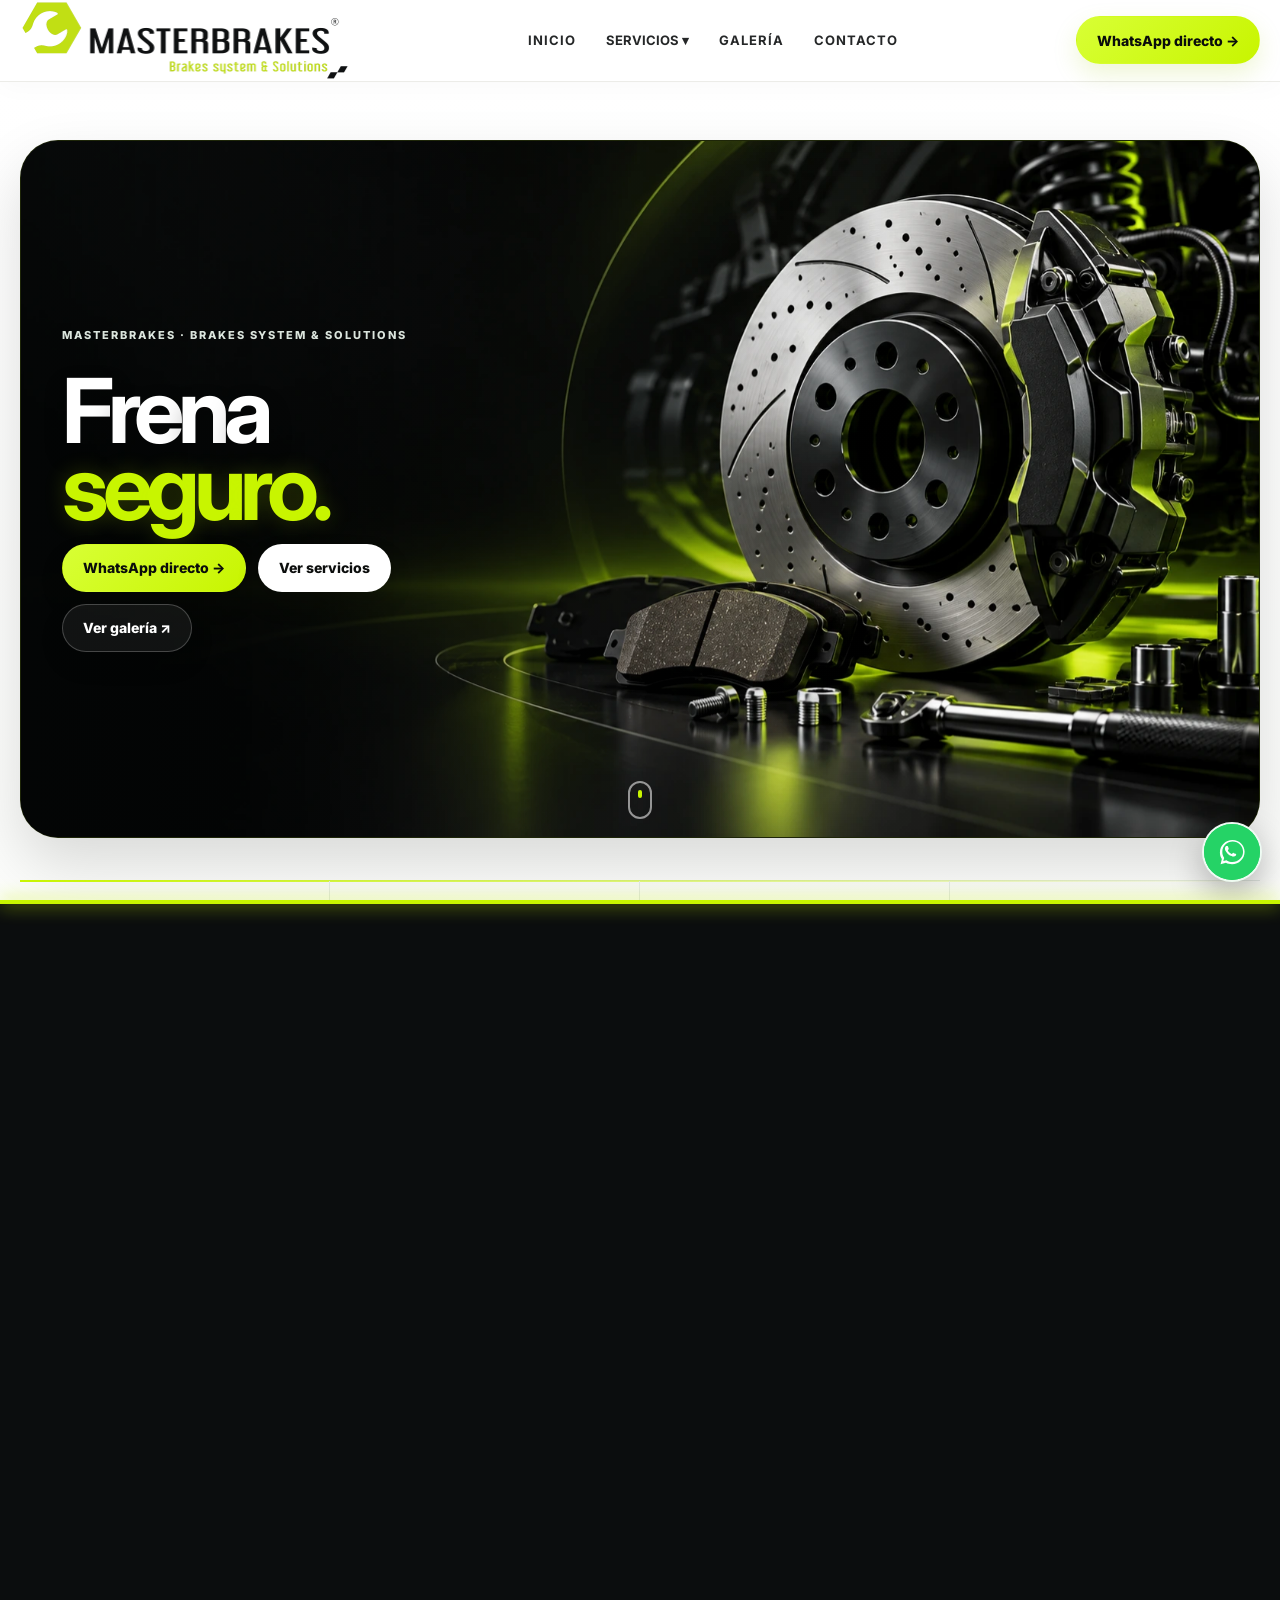
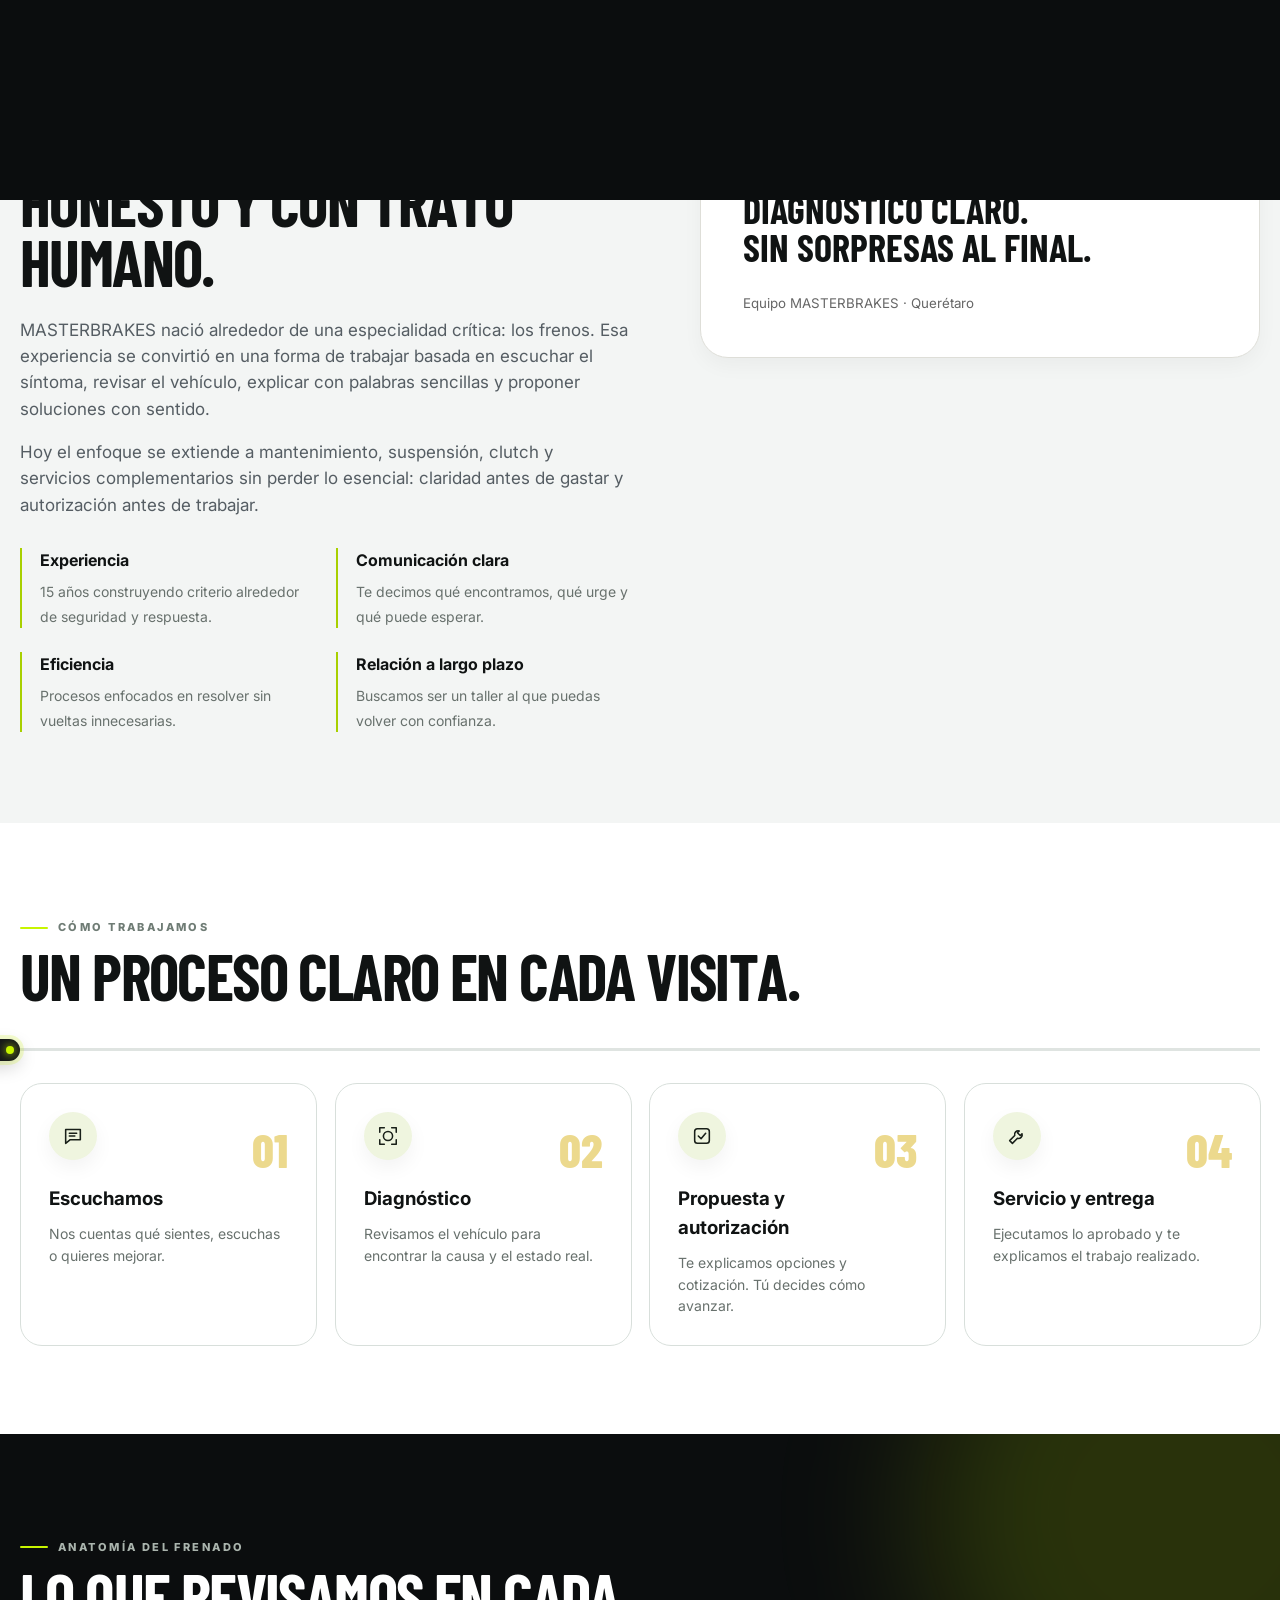
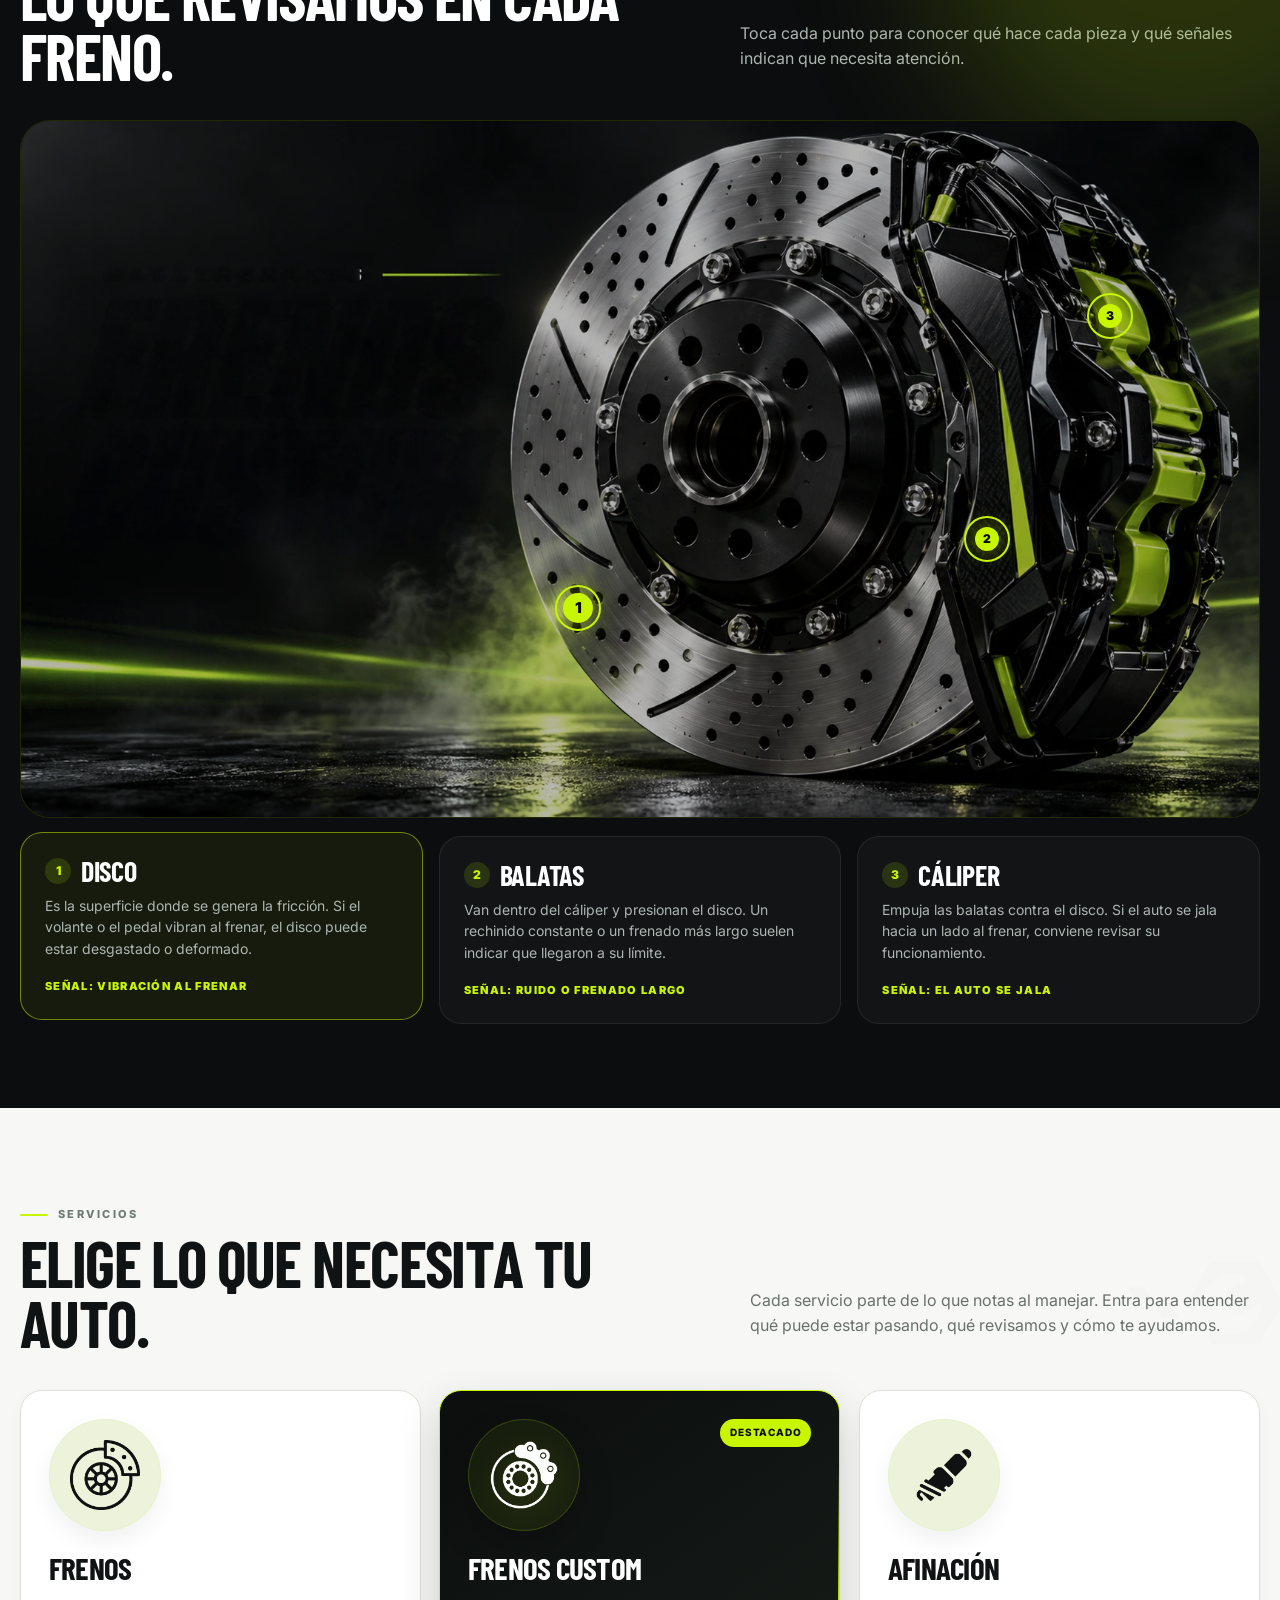
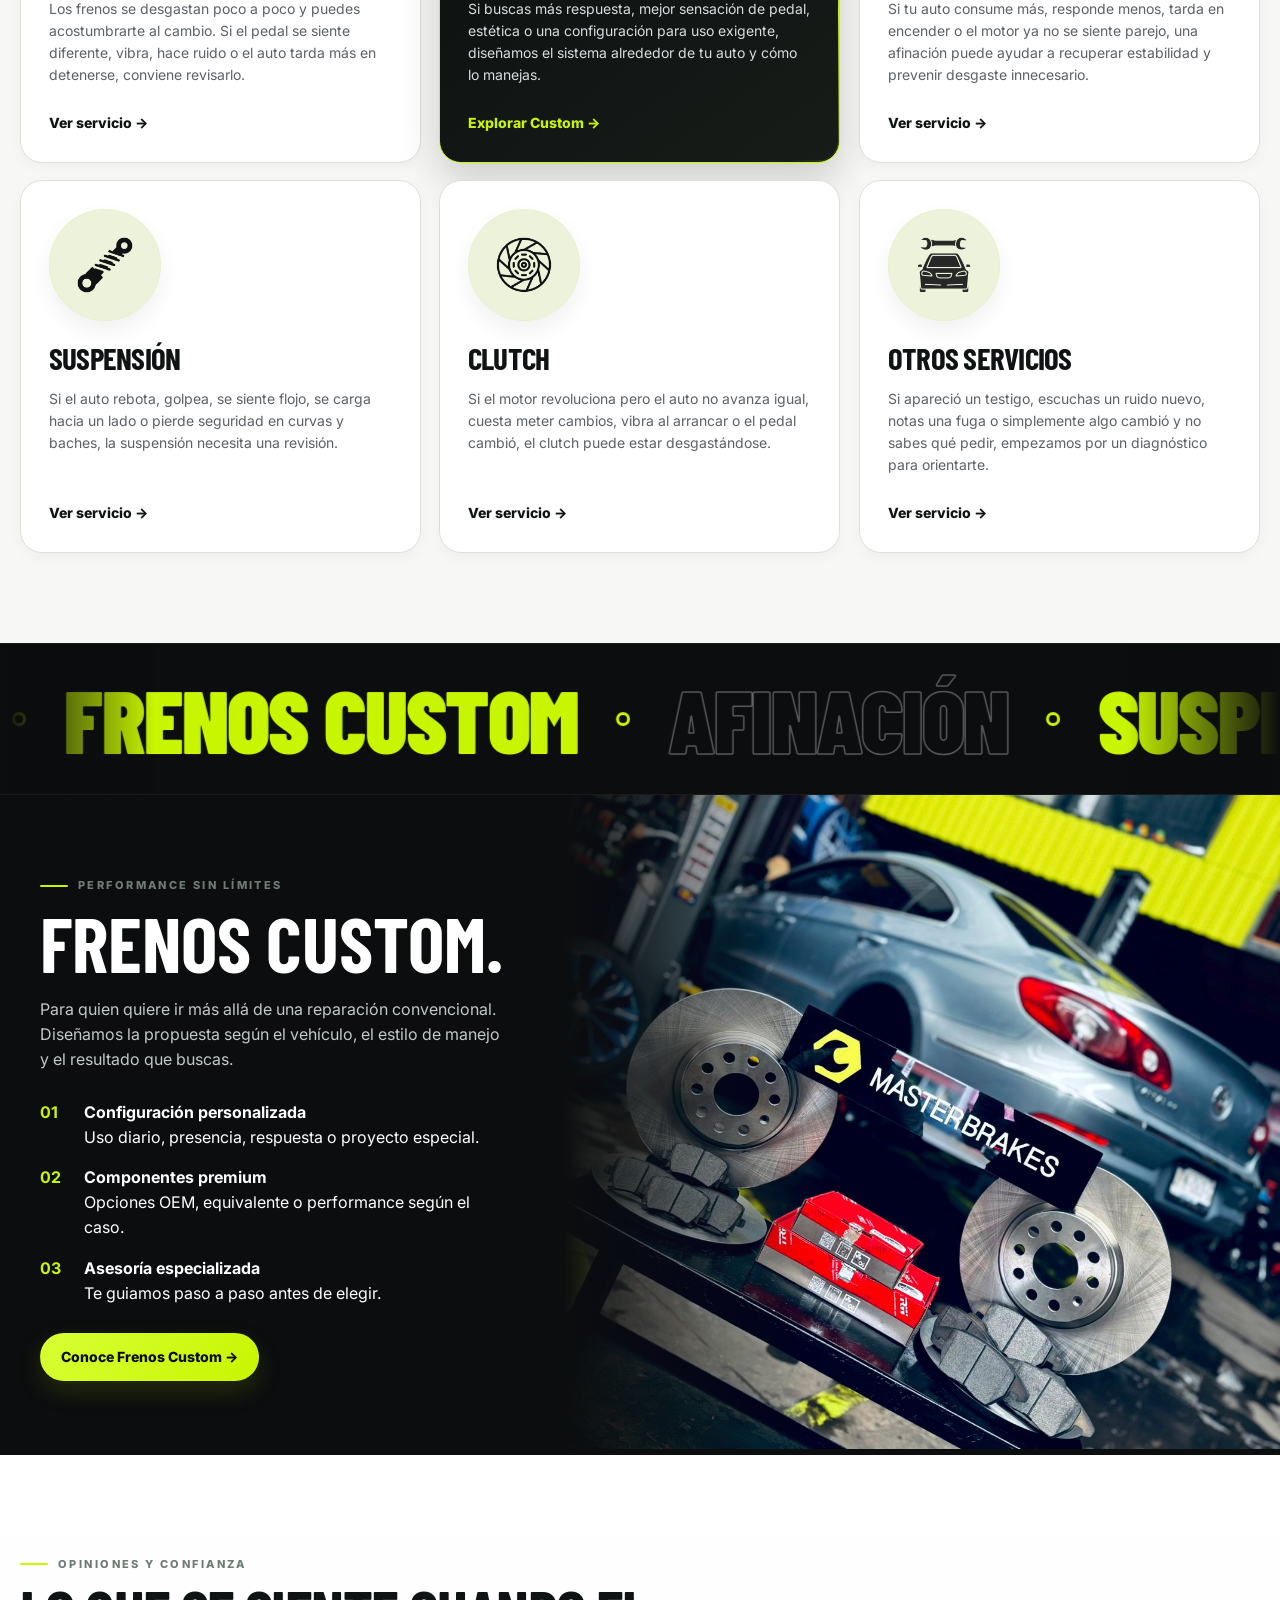
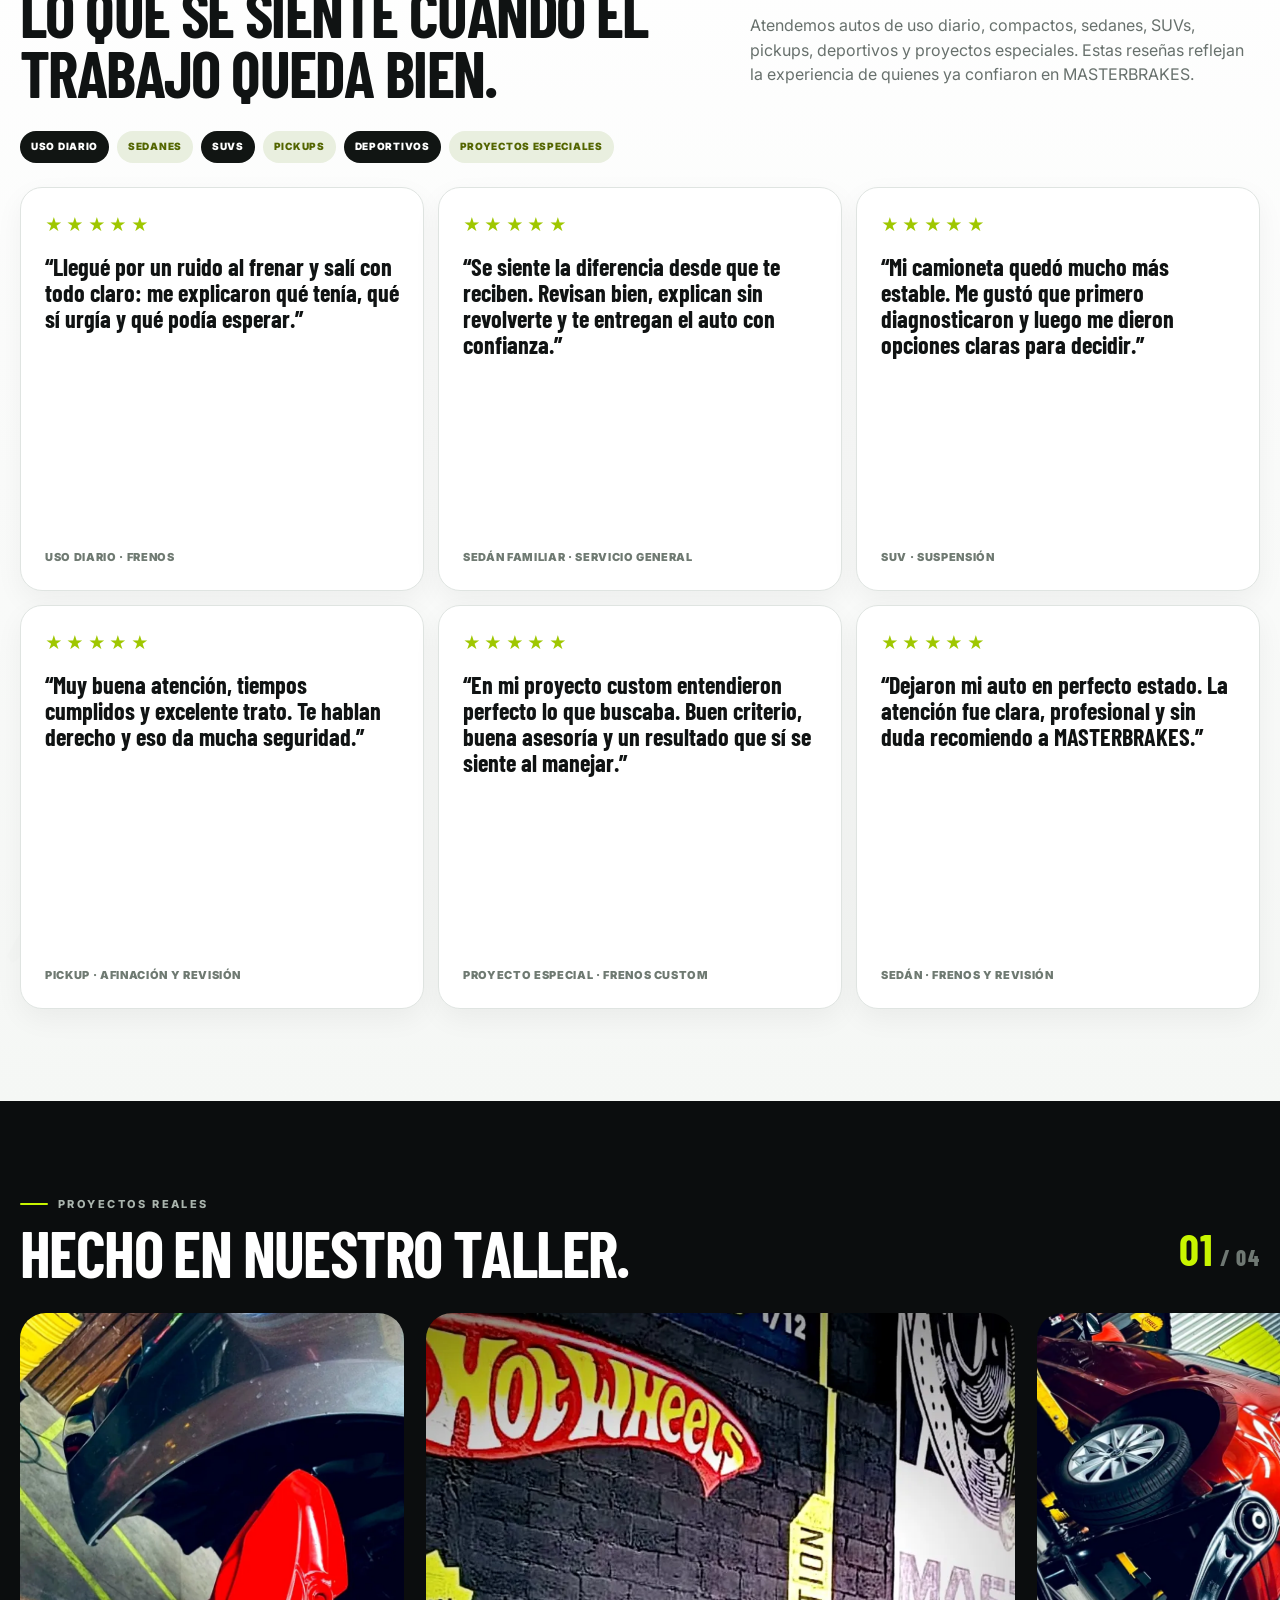
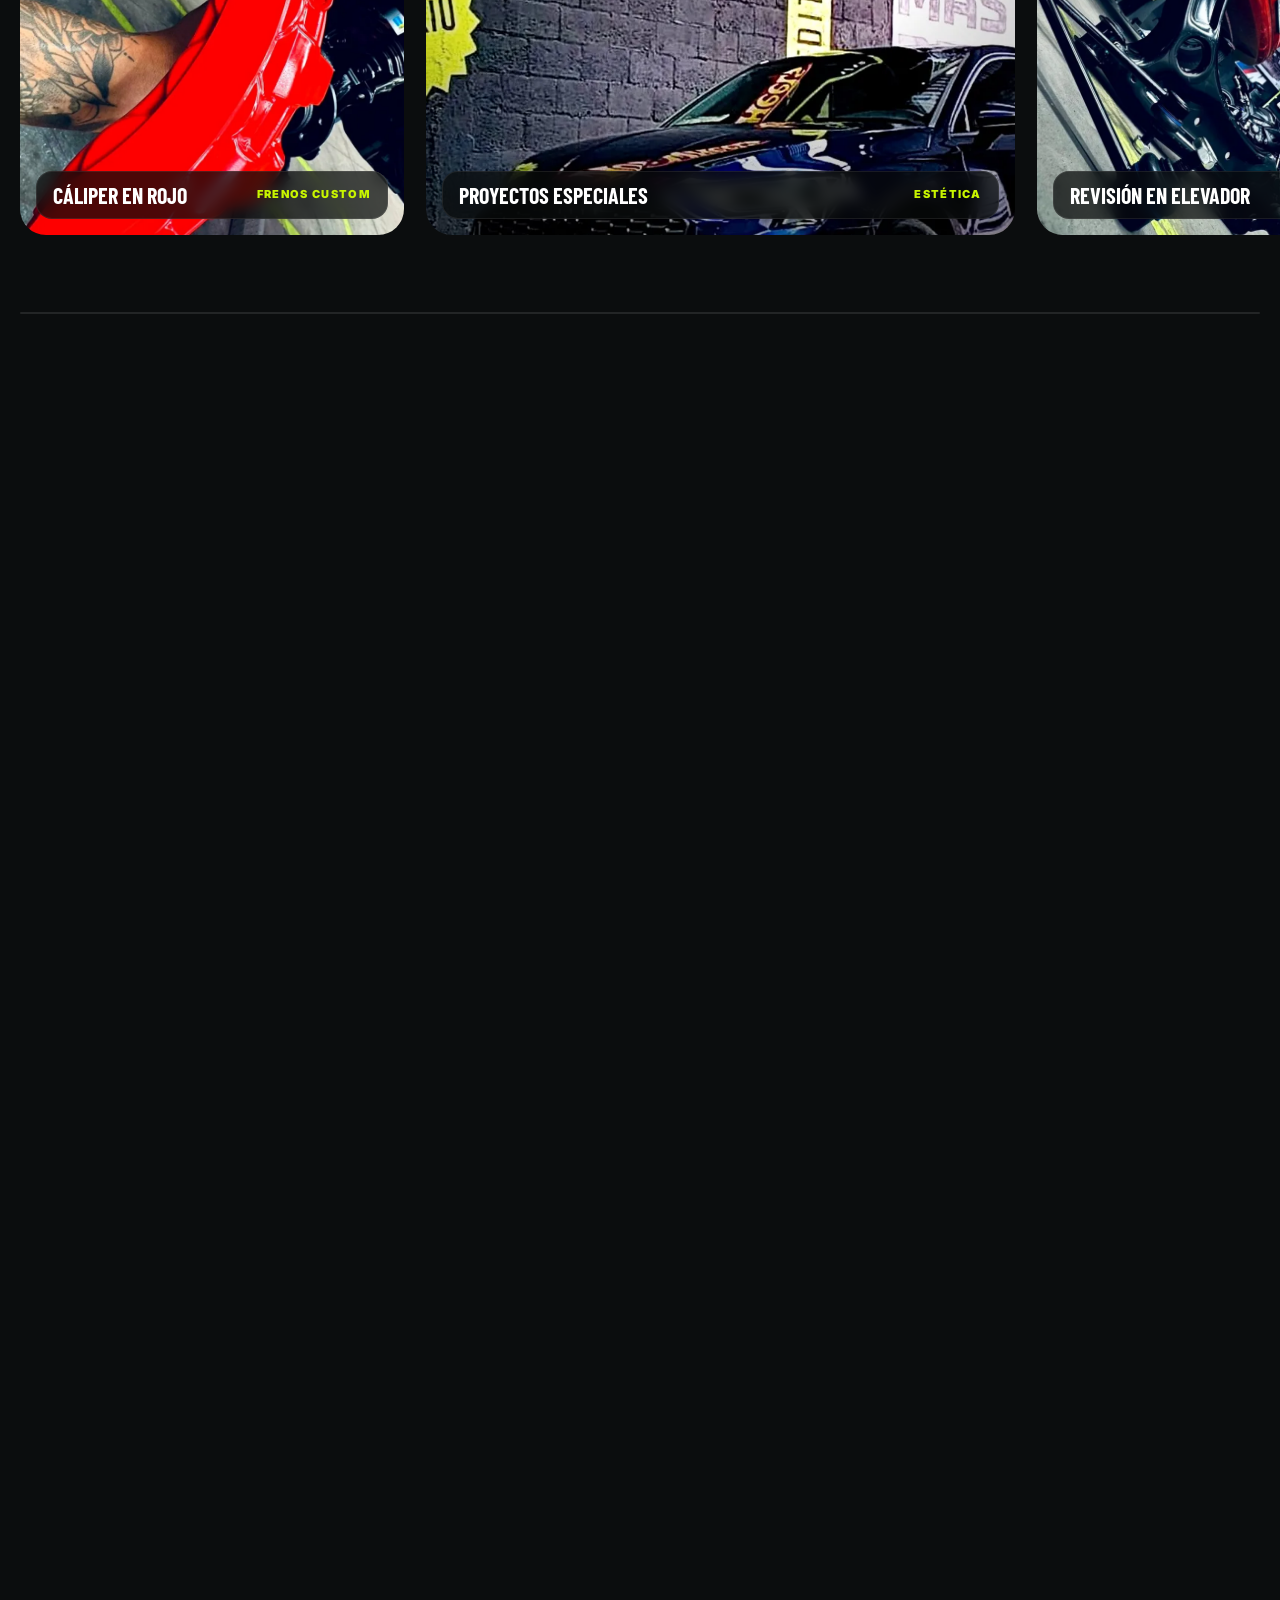
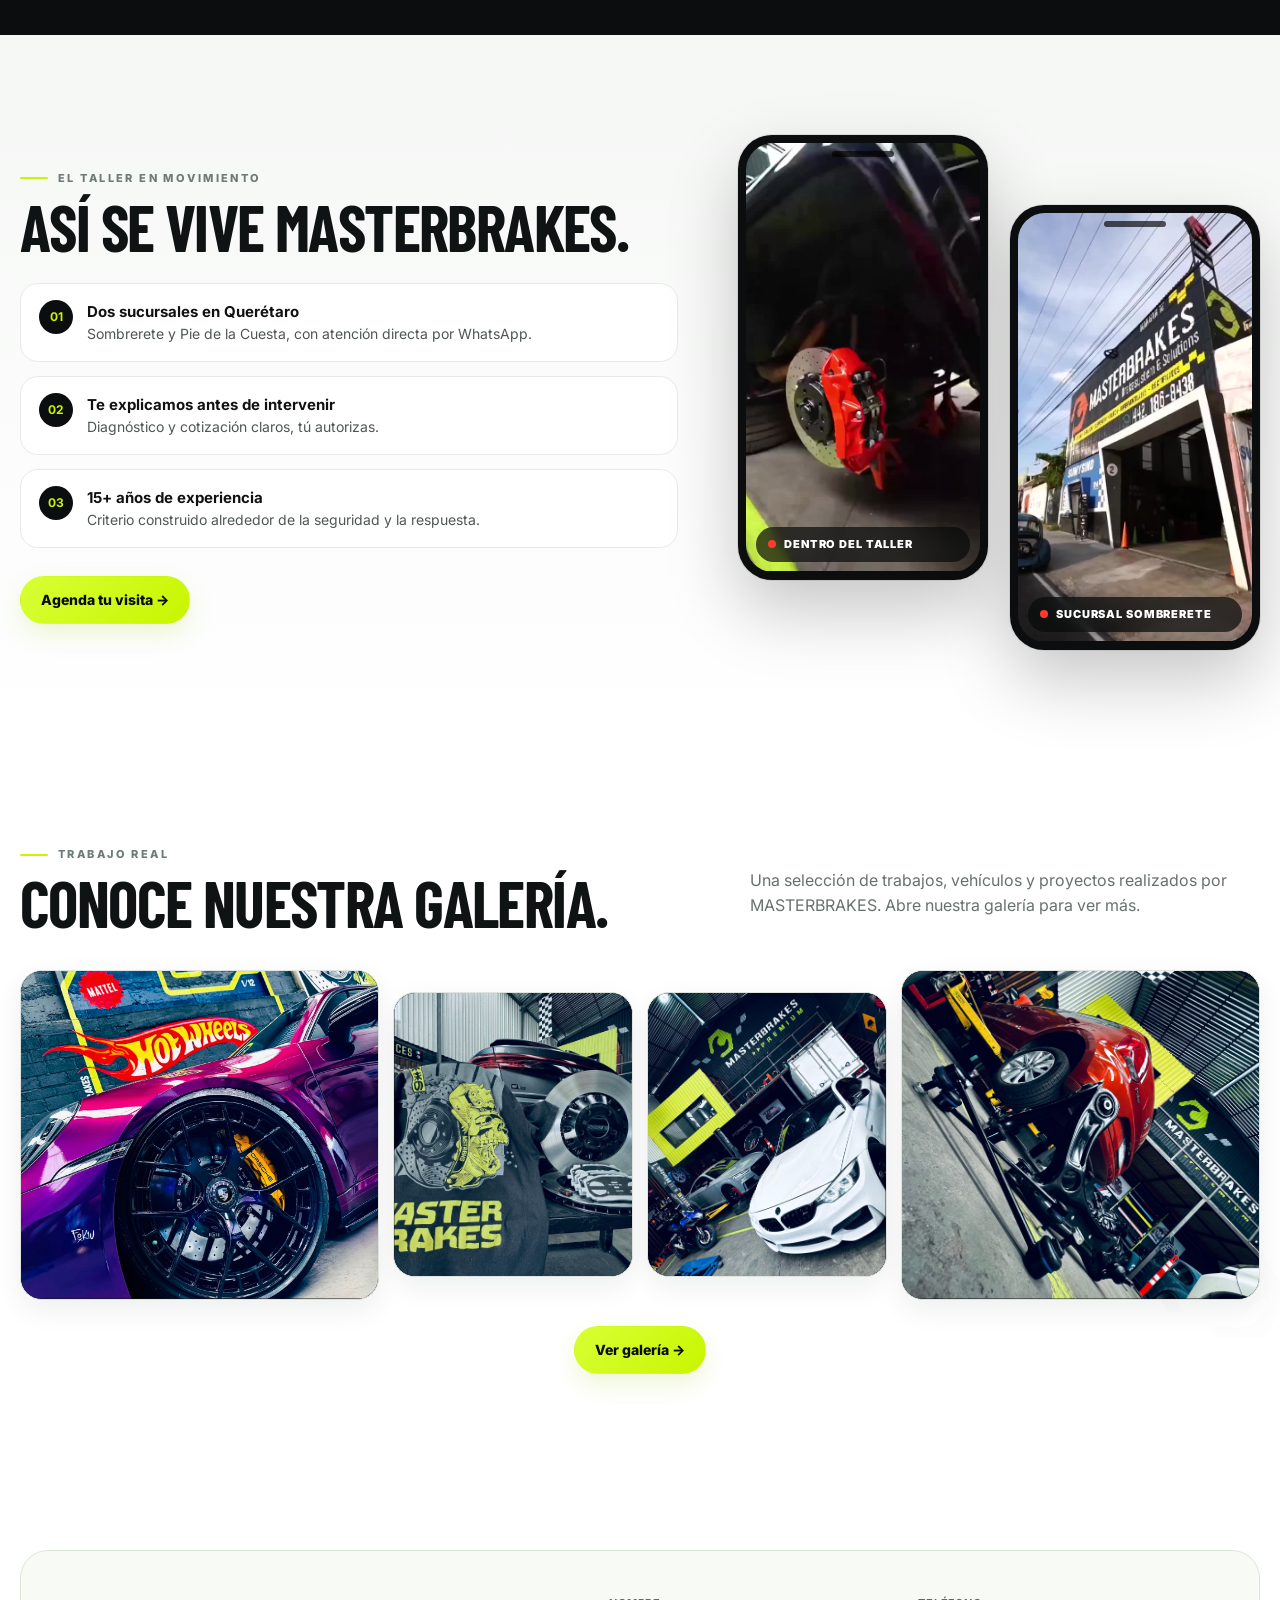
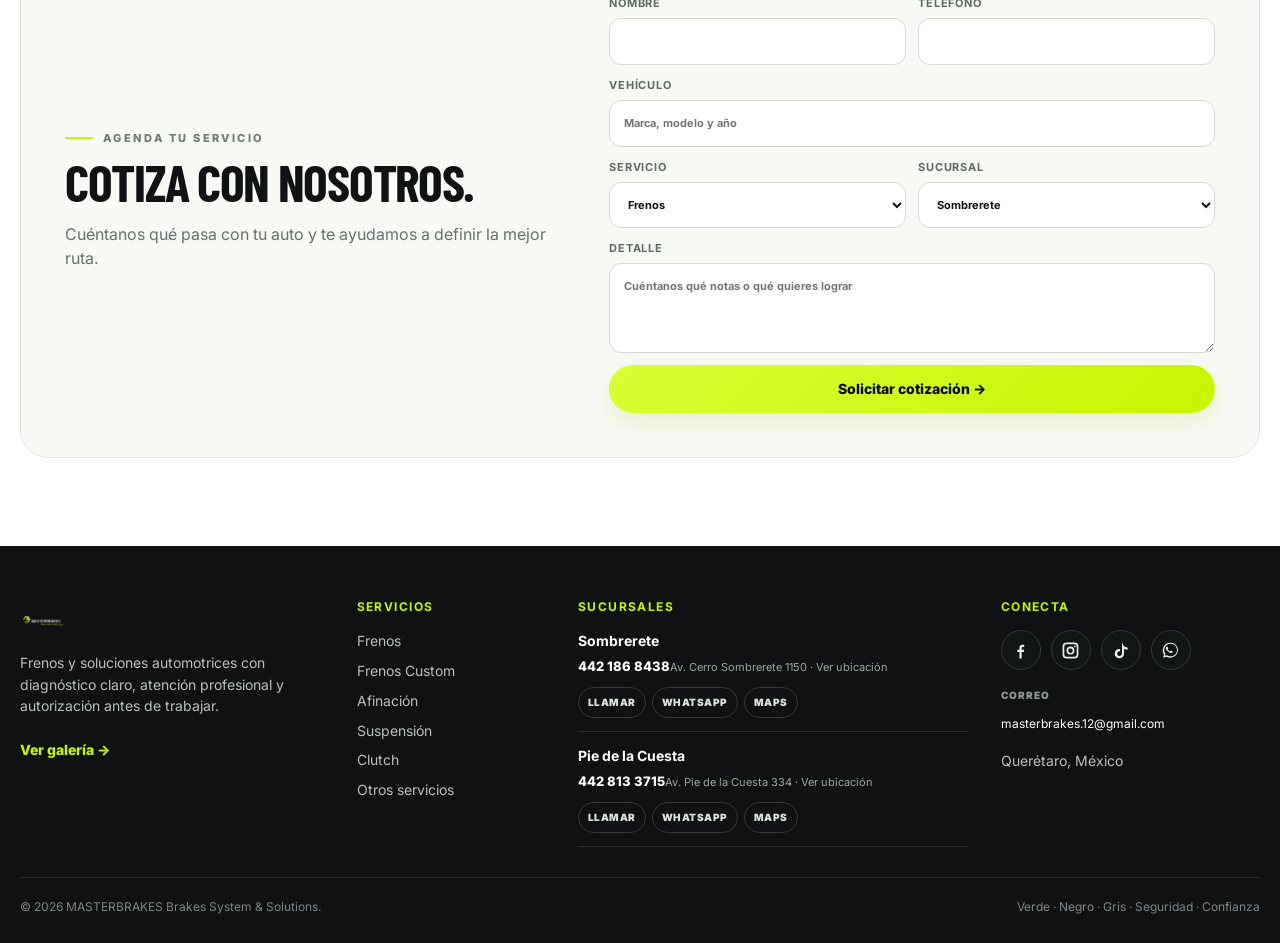
<file: index.html>
<!DOCTYPE html>

<html lang="es-MX"><head><meta charset="utf-8"/><meta content="width=device-width,initial-scale=1,viewport-fit=cover" name="viewport"/><meta name="google-site-verification" content="YgILsUAzEPddl5l287Tl8hoi9VIPkky4JDGtzXbgT1s" /><title>MASTERBRAKES | Frenos y soluciones automotrices en Querétaro</title><meta content="MASTERBRAKES Brakes System &amp; Solutions en Querétaro: frenos, frenos custom, afinación, suspensión, clutch y diagnóstico automotriz con atención clara y personalizada." name="description"/><link href="favicon.png" rel="icon"/><link href="css/styles.css" rel="stylesheet"/><link href="css/motion.css" rel="stylesheet"/><style>
.wa-direct-float{position:fixed!important;right:24px!important;bottom:24px!important;width:64px!important;height:64px!important;border-radius:50%!important;background:#25D366!important;color:#fff!important;display:flex!important;align-items:center!important;justify-content:center!important;z-index:999999!important;box-shadow:0 12px 30px rgba(0,0,0,.25)!important;text-decoration:none!important;transition:transform .2s ease,box-shadow .2s ease!important}
.wa-direct-float:hover{transform:translateY(-3px) scale(1.04)!important;box-shadow:0 16px 34px rgba(0,0,0,.32)!important}
.wa-direct-float svg{width:34px!important;height:34px!important;display:block!important}
@media(max-width:768px){.wa-direct-float{right:16px!important;bottom:16px!important;width:58px!important;height:58px!important}.wa-direct-float svg{width:31px!important;height:31px!important}}
</style><link rel="canonical" href="https://www.frenosmasterbrakes.com/"/><meta property="og:type" content="website"/><meta property="og:locale" content="es_MX"/><meta property="og:site_name" content="MASTERBRAKES"/><meta property="og:title" content="MASTERBRAKES | Frenos y soluciones automotrices en Querétaro"/><meta property="og:description" content="MASTERBRAKES Brakes System &amp; Solutions en Querétaro: frenos, frenos custom, afinación, suspensión, clutch y diagnóstico automotriz con atención clara y personalizada."/><meta property="og:url" content="https://www.frenosmasterbrakes.com/"/><meta property="og:image" content="https://www.frenosmasterbrakes.com/assets/hero-frena-seguro.webp"/><meta name="twitter:card" content="summary_large_image"/><meta name="twitter:title" content="MASTERBRAKES | Frenos y soluciones automotrices en Querétaro"/><meta name="twitter:description" content="MASTERBRAKES Brakes System &amp; Solutions en Querétaro: frenos, frenos custom, afinación, suspensión, clutch y diagnóstico automotriz con atención clara y personalizada."/><meta name="theme-color" content="#0b0d0e"/><script type="application/ld+json">{"@context": "https://schema.org", "@type": "AutoRepair", "@id": "https://www.frenosmasterbrakes.com/#negocio", "name": "MASTERBRAKES · Brakes System & Solutions", "url": "https://www.frenosmasterbrakes.com/", "logo": "https://www.frenosmasterbrakes.com/assets/masterbrakes-logo-dark.png", "image": "https://www.frenosmasterbrakes.com/assets/hero-frena-seguro.webp", "email": "masterbrakes.12@gmail.com", "telephone": "+52 442 186 8438", "priceRange": "$$", "areaServed": "Santiago de Querétaro", "sameAs": ["https://www.facebook.com/masterbrakes/", "https://www.instagram.com/masterbrakes.12", "https://www.tiktok.com/@masterbrakes.12"], "address": {"@type": "PostalAddress", "streetAddress": "Av. Cerro Sombrerete 1150, Balcones de San Pablo", "postalCode": "76125", "addressLocality": "Santiago de Querétaro", "addressRegion": "Qro.", "addressCountry": "MX"}, "department": [{"@type": "AutoRepair", "name": "MASTERBRAKES Sombrerete", "telephone": "+52 442 186 8438", "address": {"@type": "PostalAddress", "streetAddress": "Av. Cerro Sombrerete 1150, Balcones de San Pablo", "postalCode": "76125", "addressLocality": "Santiago de Querétaro", "addressRegion": "Qro.", "addressCountry": "MX"}}, {"@type": "AutoRepair", "name": "MASTERBRAKES Pie de la Cuesta", "telephone": "+52 442 813 3715", "address": {"@type": "PostalAddress", "streetAddress": "Av. Pie de la Cuesta 334, Nacional", "postalCode": "76148", "addressLocality": "Santiago de Querétaro", "addressRegion": "Qro.", "addressCountry": "MX"}}], "makesOffer": [{"@type": "Offer", "itemOffered": {"@type": "Service", "name": "Frenos"}}, {"@type": "Offer", "itemOffered": {"@type": "Service", "name": "Frenos Custom"}}, {"@type": "Offer", "itemOffered": {"@type": "Service", "name": "Afinación"}}, {"@type": "Offer", "itemOffered": {"@type": "Service", "name": "Suspensión"}}, {"@type": "Offer", "itemOffered": {"@type": "Service", "name": "Clutch"}}, {"@type": "Offer", "itemOffered": {"@type": "Service", "name": "Diagnóstico automotriz"}}]}</script><script>try{var mbR=matchMedia('(prefers-reduced-motion: reduce)').matches,mbC=document.documentElement.classList;if(!mbR&&sessionStorage.getItem('mbNav')==='1'){sessionStorage.removeItem('mbNav');mbC.add('mb-arrive')}else if(!mbR&&!sessionStorage.getItem('mbIntro'))mbC.add('mb-intro-on')}catch(e){}</script></head><body class="site-premium"><header class="site-header"><div class="wrap nav-row">
<a class="brand brand-clean" href="index.html" aria-label="MASTERBRAKES inicio"><span class="brand-logo-stack"><img alt="MASTERBRAKES Brakes System &amp; Solutions" class="brand-logo-full brand-logo-dark" src="assets/masterbrakes-logo-dark.png"/><img alt="MASTERBRAKES Brakes System &amp; Solutions" class="brand-logo-full brand-logo-light" src="assets/masterbrakes-logo-light.png"/></span></a>
<nav aria-label="Navegación principal" class="nav-links">
<a href="index.html">Inicio</a>
<div class="nav-dropdown"><button class="drop-btn" type="button">SERVICIOS ▾</button><div class="dropdown-panel">
<a href="frenos.html"><b>Frenos</b><small>Si el pedal cambió, vibra, hace ruido o tarda más en detenerse, conviene revisarlo.</small></a>
<a href="frenos-custom.html"><b>Frenos Custom</b><small>Si buscas más respuesta, mejor sensación o una configuración especial, la diseñamos para tu auto.</small></a>
<a href="afinacion.html"><b>Afinación</b><small>Si consume más, responde menos o el motor ya no se siente parejo, revisamos qué mantenimiento necesita.</small></a>
<a href="suspension.html"><b>Suspensión</b><small>Si rebota, golpea, se siente flojo o pierde estabilidad, la suspensión puede estar pidiendo atención.</small></a>
<a href="clutch.html"><b>Clutch</b><small>Si patina, cuesta meter cambios, vibra al arrancar o cambió el pedal, revisamos el clutch.</small></a>
<a href="otros-servicios.html"><b>Otros servicios</b><small>Si apareció un testigo, escuchas un ruido nuevo o algo cambió, empezamos por un diagnóstico claro.</small></a>
</div></div>
<a href="https://galeria-masterbrakers-kappa.vercel.app/" rel="noopener" target="_blank">Galería</a><a href="contacto.html">Contacto</a>
</nav>
<a class="btn btn-gold desktop-cta js-branch-contact" data-service="información general" href="#">WhatsApp directo →</a>
<button aria-label="Abrir menú" class="burger" id="burger"><span></span><span></span><span></span></button>
</div></header>
<div class="mobile-menu" id="mobileMenu"><span class="mobile-title">MASTERBRAKES · Brakes System &amp; Solutions</span><button aria-label="Cerrar" class="mobile-close" id="mobileClose">×</button>
<a href="index.html">Inicio</a><a href="frenos.html">Frenos</a><a href="frenos-custom.html">Frenos Custom</a><a href="afinacion.html">Afinación</a><a href="suspension.html">Suspensión</a><a href="clutch.html">Clutch</a><a href="otros-servicios.html">Otros servicios</a><a href="https://galeria-masterbrakers-kappa.vercel.app/" rel="noopener" target="_blank">Galería</a><a href="contacto.html">Contacto</a>
</div><main>
<section class="home-hero home-hero-frena dot-bg">
<div class="wrap">
  <div class="hero-stage-frena">
    <figure class="hero-photo-frena hero-photo-frena--full">
      <img alt="Sistema de frenos de alto desempeño con disco perforado y cáliper en tono verde" decoding="async" fetchpriority="high" height="941" src="assets/hero-frena-seguro.webp" width="1672"/>
      <div class="hero-overlay-frena"></div>
      <div class="hero-copy-v7 hero-copy-frena hero-copy-frena--overlay">
        <span class="eyebrow hero-brandline-frena">MASTERBRAKES · Brakes System &amp; Solutions</span>
        <h1 class="hero-title-frena" aria-label="Frena seguro.">
          <span class="hero-line">
            <span class="hero-word" style="--d:0s">Frena</span>
            <span class="hero-word hero-word--lime" style="--d:.08s">seguro.</span>
          </span>
        </h1>
        
        
        <div class="hero-actions hero-actions-v7 hero-actions-simple">
          <a class="btn btn-gold js-branch-contact" data-service="información general" href="#">WhatsApp directo →</a>
          <a class="btn btn-dark" href="#servicios">Ver servicios</a>
          <a class="btn btn-gallery" href="https://galeria-masterbrakers-kappa.vercel.app/" rel="noopener" target="_blank">Ver galería ↗</a>
        </div>
      </div>
    </figure>
  </div>
  <div class="stats-strip reveal"><div class="stat"><span class="stat-icon premium-icon"><svg viewbox="0 0 24 24"><circle cx="12" cy="12" r="8"></circle><path d="M12 7v5l3 2"></path></svg></span><div><b>15+</b><span>Años de experiencia</span></div></div><div class="stat"><span class="stat-icon premium-icon"><svg viewbox="0 0 24 24"><path d="M12 21s6-5.2 6-11a6 6 0 1 0-12 0c0 5.8 6 11 6 11z"></path><circle cx="12" cy="10" r="2"></circle></svg></span><div><b>2</b><span>Sucursales</span></div></div><div class="stat"><span class="stat-icon premium-icon"><svg viewbox="0 0 24 24"><path d="m12 3 2.7 5.5 6.1.9-4.4 4.3 1 6.1-5.4-2.9-5.4 2.9 1-6.1-4.4-4.3 6.1-.9z"></path></svg></span><div><b>230+</b><span>Opiniones y referencias</span></div></div><div class="stat"><span class="stat-icon premium-icon"><svg viewbox="0 0 24 24"><circle cx="12" cy="8" r="3"></circle><path d="M5 21c.6-4.2 3-6 7-6s6.4 1.8 7 6v2"></path></svg></span><div><b>1 a 1</b><span>Atención personalizada</span></div></div></div>
</div></section>
<section class="commitments section-block"><div class="wrap"><span class="eyebrow">Nuestro compromiso</span><h2 class="section-title">Cuatro compromisos, una sola promesa.</h2><p class="muted">Tu seguridad y tranquilidad son nuestra prioridad.</p><div class="commit-grid reveal">
<article class="commit"><div class="icon premium-icon"><svg aria-hidden="true" viewbox="0 0 24 24"><path d="M12 3 5 6v5c0 4.8 2.9 8 7 10 4.1-2 7-5.2 7-10V6z"></path><path d="m9 12 2 2 4-4"></path></svg></div><h3>Confianza</h3><p>Diagnóstico y cotización claros. Te explicamos antes de intervenir.</p></article><article class="commit"><div class="icon premium-icon"><svg aria-hidden="true" viewbox="0 0 24 24"><path d="m12 3 8 6-8 12L4 9z"></path><path d="M4 9h16M8 3l4 6 4-6"></path></svg></div><h3>Calidad</h3><p>La solución se define según el auto, el uso y el nivel de desempeño que buscas.</p></article><article class="commit"><div class="icon premium-icon"><svg aria-hidden="true" viewbox="0 0 24 24"><circle cx="12" cy="12" r="9"></circle><path d="M12 7v6h4"></path></svg></div><h3>Comodidad y seguridad</h3><p>Procesos ordenados, comunicación directa y atención en dos sucursales de Querétaro.</p></article><article class="commit"><div class="icon premium-icon"><svg aria-hidden="true" viewbox="0 0 24 24"><circle cx="12" cy="7" r="3"></circle><path d="M6 21v-2c0-3 2.3-5 6-5s6 2 6 5v2"></path></svg></div><h3>Servicio personalizado</h3><p>Te orientamos con prioridades claras para que decidas con información.</p></article>
</div></div></section>
<section class="mission"><div class="wrap mission-grid"><div class="mission-copy reveal"><span class="eyebrow">Nuestra misión</span><h2>Servicio preventivo, honesto y con trato humano.</h2><p>MASTERBRAKES nació alrededor de una especialidad crítica: los frenos. Esa experiencia se convirtió en una forma de trabajar basada en escuchar el síntoma, revisar el vehículo, explicar con palabras sencillas y proponer soluciones con sentido.</p><p>Hoy el enfoque se extiende a mantenimiento, suspensión, clutch y servicios complementarios sin perder lo esencial: claridad antes de gastar y autorización antes de trabajar.</p><div class="mission-points"><div class="mission-point"><b>Experiencia</b><span>15 años construyendo criterio alrededor de seguridad y respuesta.</span></div><div class="mission-point"><b>Comunicación clara</b><span>Te decimos qué encontramos, qué urge y qué puede esperar.</span></div><div class="mission-point"><b>Eficiencia</b><span>Procesos enfocados en resolver sin vueltas innecesarias.</span></div><div class="mission-point"><b>Relación a largo plazo</b><span>Buscamos ser un taller al que puedas volver con confianza.</span></div></div></div><aside class="quote-card reveal"><div class="quote-mark">“</div><h3>Diagnóstico claro.<br/>Sin sorpresas al final.</h3><small>Equipo MASTERBRAKES · Querétaro</small></aside></div></section>
<section class="process"><div class="wrap"><span class="eyebrow">Cómo trabajamos</span><h2 class="section-title">Un proceso claro en cada visita.</h2><div class="process-track"></div><div class="process-grid reveal"><article class="process-card"><span>01</span><div class="icon premium-icon"><svg aria-hidden="true" viewbox="0 0 24 24"><path d="M4 5h16v11H9l-5 4z"></path><path d="M8 9h8M8 12h6"></path></svg></div><h3>Escuchamos</h3><p>Nos cuentas qué sientes, escuchas o quieres mejorar.</p></article><article class="process-card"><span>02</span><div class="icon premium-icon"><svg aria-hidden="true" viewbox="0 0 24 24"><circle cx="12" cy="12" r="5"></circle><path d="M3 8V3h5M16 3h5v5M21 16v5h-5M8 21H3v-5"></path></svg></div><h3>Diagnóstico</h3><p>Revisamos el vehículo para encontrar la causa y el estado real.</p></article><article class="process-card"><span>03</span><div class="icon premium-icon"><svg aria-hidden="true" viewbox="0 0 24 24"><rect height="16" rx="3" width="16" x="4" y="4"></rect><path d="m8 12 3 3 5-6"></path></svg></div><h3>Propuesta y autorización</h3><p>Te explicamos opciones y cotización. Tú decides cómo avanzar.</p></article><article class="process-card"><span>04</span><div class="icon premium-icon"><svg aria-hidden="true" viewbox="0 0 24 24"><path d="M14.5 6.5a4 4 0 0 0-5 5L4 17l3 3 5.5-5.5a4 4 0 0 0 5-5l-2 2-3-3z"></path></svg></div><h3>Servicio y entrega</h3><p>Ejecutamos lo aprobado y te explicamos el trabajo realizado.</p></article></div></div></section>

<section class="mb-anatomy mb-sec-dark" id="anatomia" aria-labelledby="anatomiaTitle">
<span class="mb-glow" style="width:520px;height:520px;right:-160px;top:-180px" aria-hidden="true"></span>
<div class="wrap">
<div class="mb-anatomy-head">
<div><span class="eyebrow">Anatomía del frenado</span><h2 class="section-title" id="anatomiaTitle">Lo que revisamos en cada freno.</h2></div>
<p class="mb-lead">Toca cada punto para conocer qué hace cada pieza y qué señales indican que necesita atención.</p>
</div>
<div class="mb-anatomy-stage" data-anatomy>
<img alt="Sistema de frenos de alto desempeño: disco perforado y ranurado, maza y cáliper en verde lima" src="assets/masterbrakes-frenos-custom-horizontal.webp" loading="lazy" decoding="async" width="1672" height="941"/>
<button class="mb-hotspot" type="button" style="--x:45%;--y:70%;--i:0" data-part="0" aria-label="Disco de freno"><span>1</span></button>
<button class="mb-hotspot" type="button" style="--x:78%;--y:60%;--i:1" data-part="1" aria-label="Balatas"><span>2</span></button>
<button class="mb-hotspot" type="button" style="--x:88%;--y:28%;--i:2" data-part="2" aria-label="Cáliper"><span>3</span></button>
</div>
<div class="mb-anatomy-panels">
<article class="mb-part" data-part="0" tabindex="0"><b><i>1</i>Disco</b><p>Es la superficie donde se genera la fricción. Si el volante o el pedal vibran al frenar, el disco puede estar desgastado o deformado.</p><small>Señal: vibración al frenar</small></article>
<article class="mb-part" data-part="1" tabindex="0"><b><i>2</i>Balatas</b><p>Van dentro del cáliper y presionan el disco. Un rechinido constante o un frenado más largo suelen indicar que llegaron a su límite.</p><small>Señal: ruido o frenado largo</small></article>
<article class="mb-part" data-part="2" tabindex="0"><b><i>3</i>Cáliper</b><p>Empuja las balatas contra el disco. Si el auto se jala hacia un lado al frenar, conviene revisar su funcionamiento.</p><small>Señal: el auto se jala</small></article>
</div>
</div>
</section>
<section class="catalog" id="servicios"><div class="wrap"><div class="section-head"><div><span class="eyebrow">Servicios</span><h2 class="section-title">Elige lo que necesita tu auto.</h2></div><p>Cada servicio parte de lo que notas al manejar. Entra para entender qué puede estar pasando, qué revisamos y cómo te ayudamos.</p></div><div class="catalog-grid reveal">
<a class="catalog-card" href="frenos.html"><div class="card-top"><span class="service-icon-wrap"><img alt="Icono de frenos" class="service-icon-asset" decoding="async" loading="lazy" src="assets/service-icon-frenos-normal-fixed.png"/></span></div><h3>Frenos</h3><p>Los frenos se desgastan poco a poco y puedes acostumbrarte al cambio. Si el pedal se siente diferente, vibra, hace ruido o el auto tarda más en detenerse, conviene revisarlo.</p><span class="link">Ver servicio →</span></a>
<a class="catalog-card featured" href="frenos-custom.html"><div class="card-top"><span class="service-icon-wrap"><img alt="Icono de frenos custom" class="service-icon-asset" decoding="async" loading="lazy" src="assets/service-icon-frenos-custom-fixed.png"/></span><span class="tag">Destacado</span></div><h3>Frenos Custom</h3><p>Si buscas más respuesta, mejor sensación de pedal, estética o una configuración para uso exigente, diseñamos el sistema alrededor de tu auto y cómo lo manejas.</p><span class="link">Explorar Custom →</span></a>
<a class="catalog-card" href="afinacion.html"><div class="card-top"><span class="service-icon-wrap"><img alt="Icono de afinación" class="service-icon-asset" decoding="async" loading="lazy" src="assets/service-icon-afinacion.png"/></span></div><h3>Afinación</h3><p>Si tu auto consume más, responde menos, tarda en encender o el motor ya no se siente parejo, una afinación puede ayudar a recuperar estabilidad y prevenir desgaste innecesario.</p><span class="link">Ver servicio →</span></a>
<a class="catalog-card" href="suspension.html"><div class="card-top"><span class="service-icon-wrap"><img alt="Icono de suspensión" class="service-icon-asset" decoding="async" loading="lazy" src="assets/service-icon-suspension.png"/></span></div><h3>Suspensión</h3><p>Si el auto rebota, golpea, se siente flojo, se carga hacia un lado o pierde seguridad en curvas y baches, la suspensión necesita una revisión.</p><span class="link">Ver servicio →</span></a>
<a class="catalog-card" href="clutch.html"><div class="card-top"><span class="service-icon-wrap"><img alt="Icono de clutch" class="service-icon-asset" decoding="async" loading="lazy" src="assets/service-icon-clutch.png"/></span></div><h3>Clutch</h3><p>Si el motor revoluciona pero el auto no avanza igual, cuesta meter cambios, vibra al arrancar o el pedal cambió, el clutch puede estar desgastándose.</p><span class="link">Ver servicio →</span></a>
<a class="catalog-card" href="otros-servicios.html"><div class="card-top"><span class="service-icon-wrap"><img alt="Icono de otros servicios" class="service-icon-asset" decoding="async" loading="lazy" src="assets/service-icon-otros-servicios.png"/></span></div><h3>Otros servicios</h3><p>Si apareció un testigo, escuchas un ruido nuevo, notas una fuga o simplemente algo cambió y no sabes qué pedir, empezamos por un diagnóstico para orientarte.</p><span class="link">Ver servicio →</span></a>
</div></div></section>
<section class="custom-band"><div class="custom-grid"><div class="custom-copy reveal"><span class="eyebrow">Performance sin límites</span><h2>Frenos Custom.</h2><p>Para quien quiere ir más allá de una reparación convencional. Diseñamos la propuesta según el vehículo, el estilo de manejo y el resultado que buscas.</p><div class="custom-list"><div><b>01</b><span><strong>Configuración personalizada</strong><br/>Uso diario, presencia, respuesta o proyecto especial.</span></div><div><b>02</b><span><strong>Componentes premium</strong><br/>Opciones OEM, equivalente o performance según el caso.</span></div><div><b>03</b><span><strong>Asesoría especializada</strong><br/>Te guiamos paso a paso antes de elegir.</span></div></div><a class="btn btn-gold" href="frenos-custom.html">Conoce Frenos Custom →</a></div><div class="custom-image"><img alt="Frenos custom MASTERBRAKES" src="assets/masterbrakes-frenos-disco-balatas.jpg"/></div></div></section>
<section class="testimonials testimonials-v7"><div class="wrap"><span class="eyebrow">Opiniones y confianza</span><div class="section-head"><div><h2 class="section-title">Lo que se siente cuando el trabajo queda bien.</h2></div><p>Atendemos autos de uso diario, compactos, sedanes, SUVs, pickups, deportivos y proyectos especiales. Estas reseñas reflejan la experiencia de quienes ya confiaron en MASTERBRAKES.</p></div><div class="review-vehicle-strip"><span>Uso diario</span><span>Sedanes</span><span>SUVs</span><span>Pickups</span><span>Deportivos</span><span>Proyectos especiales</span></div><div class="reviews-grid reviews-grid-clean reveal">
<article class="review-card-v7"><div class="stars">★★★★★</div><p>“Llegué por un ruido al frenar y salí con todo claro: me explicaron qué tenía, qué sí urgía y qué podía esperar.”</p><span class="review-meta">Uso diario · Frenos</span></article>
<article class="review-card-v7"><div class="stars">★★★★★</div><p>“Se siente la diferencia desde que te reciben. Revisan bien, explican sin revolverte y te entregan el auto con confianza.”</p><span class="review-meta">Sedán familiar · Servicio general</span></article>
<article class="review-card-v7"><div class="stars">★★★★★</div><p>“Mi camioneta quedó mucho más estable. Me gustó que primero diagnosticaron y luego me dieron opciones claras para decidir.”</p><span class="review-meta">SUV · Suspensión</span></article>
<article class="review-card-v7"><div class="stars">★★★★★</div><p>“Muy buena atención, tiempos cumplidos y excelente trato. Te hablan derecho y eso da mucha seguridad.”</p><span class="review-meta">Pickup · Afinación y revisión</span></article>
<article class="review-card-v7"><div class="stars">★★★★★</div><p>“En mi proyecto custom entendieron perfecto lo que buscaba. Buen criterio, buena asesoría y un resultado que sí se siente al manejar.”</p><span class="review-meta">Proyecto especial · Frenos Custom</span></article>
<article class="review-card-v7"><div class="stars">★★★★★</div><p>“Dejaron mi auto en perfecto estado. La atención fue clara, profesional y sin duda recomiendo a MASTERBRAKES.”</p><span class="review-meta">Sedán · Frenos y revisión</span></article>
</div></div></section>

<section class="mb-showcase mb-sec-dark" id="proyectos" aria-labelledby="proyectosTitle">
<div class="mb-showcase-sticky">
<div class="wrap mb-showcase-head">
<div><span class="eyebrow">Proyectos reales</span><h2 class="section-title" id="proyectosTitle">Hecho en nuestro taller.</h2></div>
<div class="mb-showcase-count" aria-hidden="true"><b data-showcase-current>01</b> / 04</div>
</div>
<div class="mb-showcase-track" data-showcase>
<figure class="mb-shot"><span class="mb-shot-num" aria-hidden="true">01</span><img alt="Instalación de cáliper rojo en taller MASTERBRAKES" src="assets/pro/caliper-rojo.webp" loading="lazy" decoding="async"/><figcaption><strong>Cáliper en rojo</strong><span>Frenos Custom</span></figcaption></figure>
<figure class="mb-shot mb-wide"><span class="mb-shot-num" aria-hidden="true">02</span><img alt="Auto azul frente al mural del taller MASTERBRAKES" src="assets/pro/audi-hotwheels.webp" loading="lazy" decoding="async"/><figcaption><strong>Proyectos especiales</strong><span>Estética</span></figcaption></figure>
<figure class="mb-shot"><span class="mb-shot-num" aria-hidden="true">03</span><img alt="Vehículo en elevador durante revisión en MASTERBRAKES Querétaro" src="assets/pro/taller-vehiculo.webp" loading="lazy" decoding="async"/><figcaption><strong>Revisión en elevador</strong><span>Diagnóstico</span></figcaption></figure>
<figure class="mb-shot mb-wide"><span class="mb-shot-num" aria-hidden="true">04</span><img alt="BMW blanco dentro del taller MASTERBRAKES" src="assets/pro/bmw-taller.webp" loading="lazy" decoding="async"/><figcaption><strong>Nuestro taller</strong><span>Querétaro</span></figcaption></figure>

<div class="mb-shot mb-shot-cta"><strong>¿Tu auto es el siguiente?</strong><p>Mira más trabajos o escríbenos para cotizar.</p><a class="btn btn-gold" href="https://galeria-masterbrakers-kappa.vercel.app/" rel="noopener" target="_blank">Ver galería completa ↗</a><a class="btn btn-dark js-branch-contact" data-service="un proyecto para mi auto" href="#" style="background:#fff;color:#111">WhatsApp directo →</a></div>
</div>
<div class="wrap"><div class="mb-showcase-bar" aria-hidden="true"><i></i></div></div>
</div>
</section>

<section class="mb-reels" id="taller" aria-labelledby="tallerTitle">
<div class="wrap mb-reels-grid">
<div>
<span class="eyebrow">El taller en movimiento</span>
<h2 class="section-title" id="tallerTitle">Así se vive MASTERBRAKES.</h2>
<ul class="mb-reels-points">
<li><b>01</b><span><strong>Dos sucursales en Querétaro</strong>Sombrerete y Pie de la Cuesta, con atención directa por WhatsApp.</span></li>
<li><b>02</b><span><strong>Te explicamos antes de intervenir</strong>Diagnóstico y cotización claros, tú autorizas.</span></li>
<li><b>03</b><span><strong>15+ años de experiencia</strong>Criterio construido alrededor de la seguridad y la respuesta.</span></li>
</ul>
<a class="btn btn-gold js-branch-contact" data-service="información general" href="#">Agenda tu visita →</a>
</div>
<div class="mb-reels-phones">
<div class="mb-phone"><video muted loop playsinline preload="none" poster="videos/web/taller-interior.jpg" data-src="videos/web/taller-interior.mp4" aria-label="Video del interior del taller MASTERBRAKES"></video><span class="mb-phone-tag">Dentro del taller</span></div>
<div class="mb-phone"><video muted loop playsinline preload="none" poster="videos/web/taller-fachada.jpg" data-src="videos/web/taller-fachada.mp4" aria-label="Video de la fachada de la sucursal Sombrerete"></video><span class="mb-phone-tag">Sucursal Sombrerete</span></div>
</div>
</div>
</section>
<section class="gallery-preview"><div class="wrap"><div class="section-head"><div><span class="eyebrow">Trabajo real</span><h2 class="section-title">Conoce nuestra galería.</h2></div><p>Una selección de trabajos, vehículos y proyectos realizados por MASTERBRAKES. Abre nuestra galería para ver más.</p></div><div class="gallery-preview-grid reveal"><a href="https://galeria-masterbrakers-kappa.vercel.app/" rel="noopener" target="_blank"><img alt="Trabajo MASTERBRAKES" src="assets/galeria-trabajo.jpg"/></a><a href="https://galeria-masterbrakers-kappa.vercel.app/" rel="noopener" target="_blank"><img alt="Performance MASTERBRAKES" src="assets/galeria-performance.jpg"/></a><a href="https://galeria-masterbrakers-kappa.vercel.app/" rel="noopener" target="_blank"><img alt="Taller MASTERBRAKES" src="assets/galeria-taller.jpg"/></a><a href="https://galeria-masterbrakers-kappa.vercel.app/" rel="noopener" target="_blank"><img alt="Servicio MASTERBRAKES" src="assets/galeria-servicio.jpg"/></a></div><div class="gallery-preview-action"><a class="btn btn-gold" href="https://galeria-masterbrakers-kappa.vercel.app/" rel="noopener" target="_blank">Ver galería →</a></div></div></section>
<section class="quote-section"><div class="wrap"><div class="quote-panel"><div><span class="eyebrow">Agenda tu servicio</span><h2>Cotiza con nosotros.</h2><p class="muted">Cuéntanos qué pasa con tu auto y te ayudamos a definir la mejor ruta.</p></div><form class="quote-form" id="quoteForm"><label>Nombre<input name="name" required=""/></label><label>Teléfono<input name="phone" required=""/></label><label class="full">Vehículo<input name="vehicle" placeholder="Marca, modelo y año" required=""/></label><label>Servicio<select name="service"><option>Frenos</option><option>Frenos Custom</option><option>Afinación</option><option>Suspensión</option><option>Clutch</option><option>Otros servicios</option></select></label><label>Sucursal<select name="branch"><option>Sombrerete</option><option>Pie de la Cuesta</option></select></label><label class="full">Detalle<textarea name="detail" placeholder="Cuéntanos qué notas o qué quieres lograr"></textarea></label><button class="btn btn-gold submit" type="submit">Solicitar cotización →</button></form></div></div></section>
</main><footer class="site-footer"><div class="wrap"><div class="footer-grid footer-grid-v7">
<div class="footer-brand"><div class="footer-logo-row footer-logo-row-clean"><img alt="MASTERBRAKES Brakes System &amp; Solutions" class="footer-logo-full" src="assets/masterbrakes-logo-light.png"/></div><p>Frenos y soluciones automotrices con diagnóstico claro, atención profesional y autorización antes de trabajar.</p><a class="footer-gallery-link" href="https://galeria-masterbrakers-kappa.vercel.app/" rel="noopener" target="_blank">Ver galería →</a></div>
<div><h4>Servicios</h4><a href="frenos.html">Frenos</a><a href="frenos-custom.html">Frenos Custom</a><a href="afinacion.html">Afinación</a><a href="suspension.html">Suspensión</a><a href="clutch.html">Clutch</a><a href="otros-servicios.html">Otros servicios</a></div>
<div class="footer-branches"><h4>Sucursales</h4>
<article class="footer-branch"><b>Sombrerete</b><a class="footer-phone" href="tel:+524421868438">442 186 8438</a><a class="footer-location" href="https://share.google/h0KJQbao4Z2PWzfot" rel="noopener" target="_blank">Av. Cerro Sombrerete 1150 · Ver ubicación</a><div class="footer-branch-actions"><a aria-label="Llamar a Sombrerete" href="tel:+524421868438">Llamar</a><a href="https://wa.me/524421868438?text=Hola%20MASTERBRAKES%20PREMIUM,%20quiero%20información%20de%20la%20sucursal%20Sombrerete." rel="noopener" target="_blank">WhatsApp</a><a href="https://share.google/h0KJQbao4Z2PWzfot" rel="noopener" target="_blank">Maps</a></div></article>
<article class="footer-branch"><b>Pie de la Cuesta</b><a class="footer-phone" href="tel:+524428133715">442 813 3715</a><a class="footer-location" href="https://share.google/veyZlv7FVN3zS64Zd" rel="noopener" target="_blank">Av. Pie de la Cuesta 334 · Ver ubicación</a><div class="footer-branch-actions"><a aria-label="Llamar a Pie de la Cuesta" href="tel:+524428133715">Llamar</a><a href="https://wa.me/524428133715?text=Hola%20MASTERBRAKES%20PREMIUM,%20quiero%20información%20de%20la%20sucursal%20Pie%20de%20la%20Cuesta." rel="noopener" target="_blank">WhatsApp</a><a href="https://share.google/veyZlv7FVN3zS64Zd" rel="noopener" target="_blank">Maps</a></div></article>
</div>
<div class="footer-connect"><h4>Conecta</h4><div aria-label="Redes sociales" class="socials">
<a aria-label="Facebook" class="social-facebook" href="https://www.facebook.com/masterbrakes/?locale=es_LA" rel="noopener" target="_blank"><svg aria-hidden="true" viewbox="0 0 24 24"><path d="M13.5 22v-8h2.7l.4-3h-3.1V9.1c0-.9.3-1.6 1.7-1.6h1.5V4.8c-.3 0-1.2-.1-2.2-.1-2.2 0-3.8 1.3-3.8 3.9V11H8v3h2.7v8h2.8z" fill="currentColor"></path></svg></a>
<a aria-label="Instagram" class="social-instagram" href="https://www.instagram.com/masterbrakes.12" rel="noopener" target="_blank"><svg aria-hidden="true" viewbox="0 0 24 24"><path d="M7 2h10a5 5 0 0 1 5 5v10a5 5 0 0 1-5 5H7a5 5 0 0 1-5-5V7a5 5 0 0 1 5-5zm0 2.2A2.8 2.8 0 0 0 4.2 7v10A2.8 2.8 0 0 0 7 19.8h10a2.8 2.8 0 0 0 2.8-2.8V7A2.8 2.8 0 0 0 17 4.2H7zm10.5 1.6a1.1 1.1 0 1 1 0 2.2 1.1 1.1 0 0 1 0-2.2zM12 7a5 5 0 1 1 0 10 5 5 0 0 1 0-10zm0 2.2A2.8 2.8 0 1 0 12 15a2.8 2.8 0 0 0 0-5.6z" fill="currentColor"></path></svg></a>
<a aria-label="TikTok" class="social-tiktok" href="https://www.tiktok.com/@masterbrakes.12" rel="noopener" target="_blank"><svg aria-hidden="true" viewbox="0 0 24 24"><path d="M14.8 3c.3 1.8 1.3 3.3 2.8 4.2 1 .6 2.2.9 3.4.9v2.9c-1.6 0-3.2-.4-4.5-1.1v6.1a5.9 5.9 0 1 1-5.9-5.9c.3 0 .6 0 .9.1V13a3 3 0 1 0 2.4 2.9V3h2.9z" fill="currentColor"></path></svg></a>
<a aria-label="WhatsApp" class="social-whatsapp js-branch-contact" data-service="información general" href="#"><svg aria-hidden="true" viewbox="0 0 32 32"><path d="M19.1 17.3c-.3-.2-1.7-.8-2-.9-.3-.1-.5-.2-.7.2-.2.3-.8.9-1 .9-.2 0-.4 0-.7-.2-2-.9-3.3-2.9-3.4-3.1-.2-.3 0-.5.1-.7.1-.1.3-.3.4-.5.1-.1.2-.3.3-.5.1-.2 0-.4 0-.5s-.7-1.8-.9-2.4c-.2-.5-.5-.4-.7-.4h-.6c-.2 0-.5.1-.7.4-.2.3-1 1-1 2.5s1 2.8 1.2 3c.1.2 2 3.1 4.9 4.3.7.3 1.2.5 1.6.6.7.2 1.3.2 1.8.1.5-.1 1.7-.7 1.9-1.3.2-.6.2-1.1.2-1.2 0-.1-.2-.2-.4-.3z" fill="currentColor"></path><path d="M16 3C8.8 3 3 8.7 3 15.9c0 2.5.7 4.8 2 6.8L3.7 28l5.5-1.3c1.9 1 4.1 1.5 6.3 1.5 7.2 0 13-5.7 13-12.9C28.5 8.7 23.2 3 16 3zm0 22.8c-2.1 0-4.1-.6-5.8-1.6l-.4-.2-3.3.8.9-3.2-.2-.4c-1.1-1.7-1.7-3.7-1.7-5.8 0-5.9 4.8-10.7 10.7-10.7 5.9 0 10.7 4.8 10.7 10.7 0 5.7-5 10.4-10.9 10.4z" fill="currentColor"></path></svg></a>
</div><p class="footer-email"><span>Correo</span><a href="mailto:masterbrakes.12@gmail.com">masterbrakes.12@gmail.com</a></p><p>Querétaro, México</p></div>
</div><div class="footer-bottom"><span>© 2026 MASTERBRAKES Brakes System &amp; Solutions.</span><span>Verde · Negro · Gris · Seguridad · Confianza</span></div></div></footer>
<a aria-label="Enviar WhatsApp a MASTERBRAKES Sombrerete" class="wa-float wa-direct-primary" href="https://wa.me/524421868438?text=Hola%20MASTERBRAKES%2C%20quiero%20informaci%C3%B3n%20y%20cotizar%20en%20la%20sucursal%20Sombrerete." rel="noopener" target="_blank" title="WhatsApp Sombrerete"><svg aria-hidden="true" viewbox="0 0 32 32"><path d="M19.1 17.3c-.3-.2-1.7-.8-2-.9-.3-.1-.5-.2-.7.2-.2.3-.8.9-1 .9-.2 0-.4 0-.7-.2-2-.9-3.3-2.9-3.4-3.1-.2-.3 0-.5.1-.7.1-.1.3-.3.4-.5.1-.1.2-.3.3-.5.1-.2 0-.4 0-.5s-.7-1.8-.9-2.4c-.2-.5-.5-.4-.7-.4h-.6c-.2 0-.5.1-.7.4-.2.3-1 1-1 2.5s1 2.8 1.2 3c.1.2 2 3.1 4.9 4.3.7.3 1.2.5 1.6.6.7.2 1.3.2 1.8.1.5-.1 1.7-.7 1.9-1.3.2-.6.2-1.1.2-1.2 0-.1-.2-.2-.4-.3z" fill="currentColor"></path><path d="M16 3C8.8 3 3 8.7 3 15.9c0 2.5.7 4.8 2 6.8L3.7 28l5.5-1.3c1.9 1 4.1 1.5 6.3 1.5 7.2 0 13-5.7 13-12.9C28.5 8.7 23.2 3 16 3zm0 22.8c-2.1 0-4.1-.6-5.8-1.6l-.4-.2-3.3.8.9-3.2-.2-.4c-1.1-1.7-1.7-3.7-1.7-5.8 0-5.9 4.8-10.7 10.7-10.7 5.9 0 10.7 4.8 10.7 10.7 0 5.7-5 10.4-10.9 10.4z" fill="currentColor"></path></svg></a>
<script src="js/script.js"></script><script src="js/motion.js"></script></body></html>
</file>
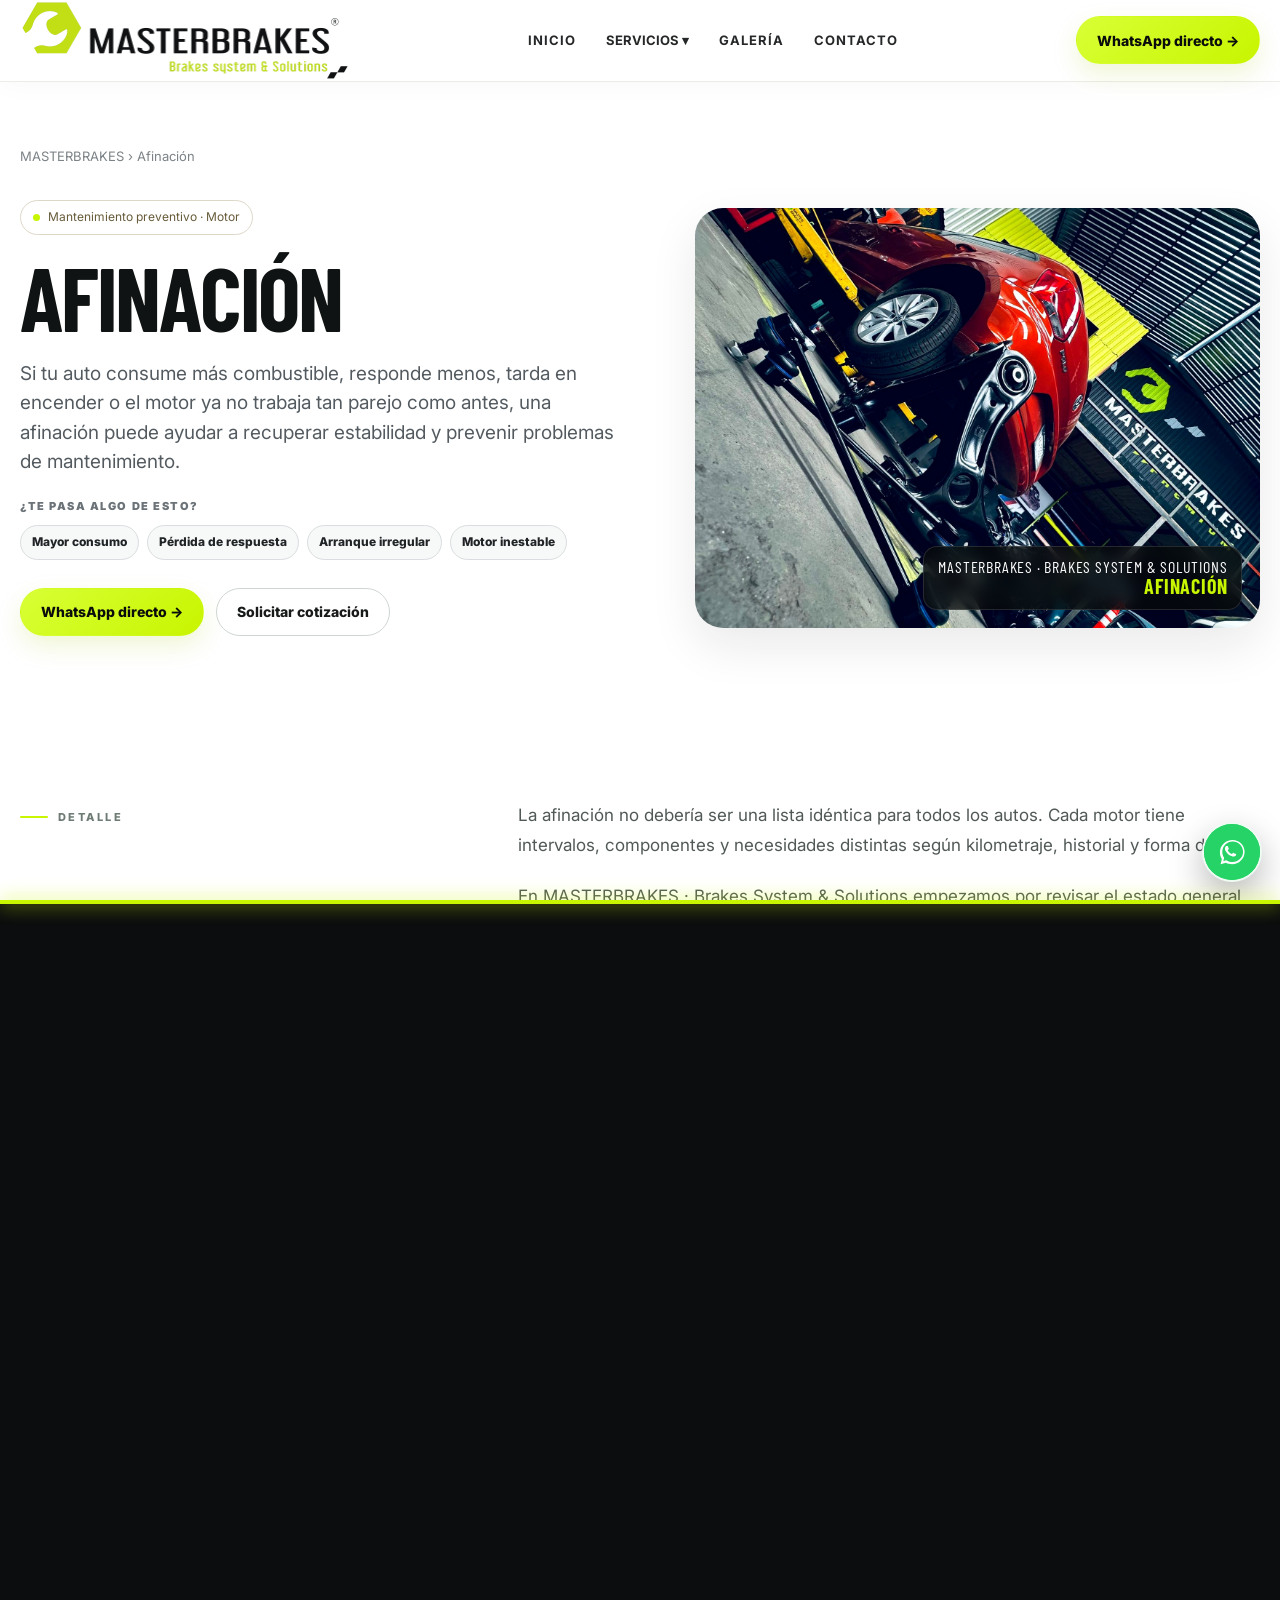
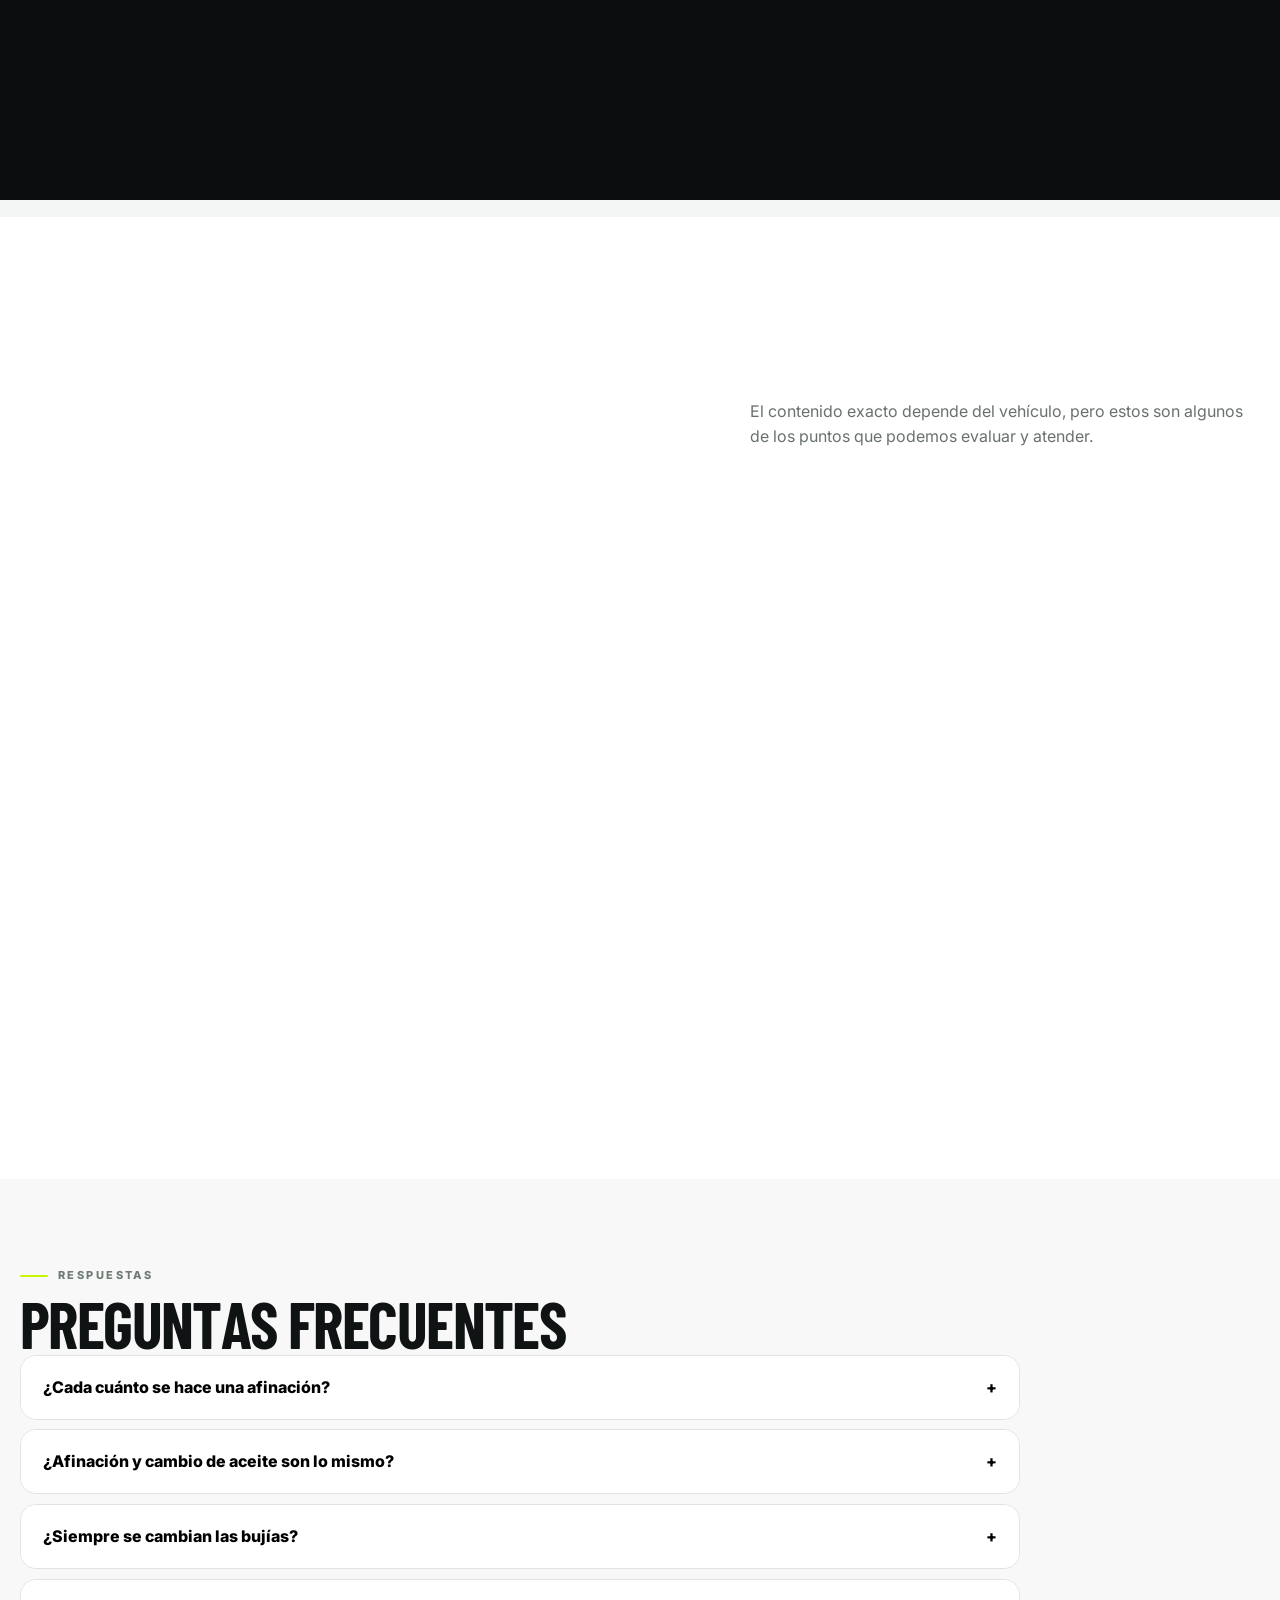
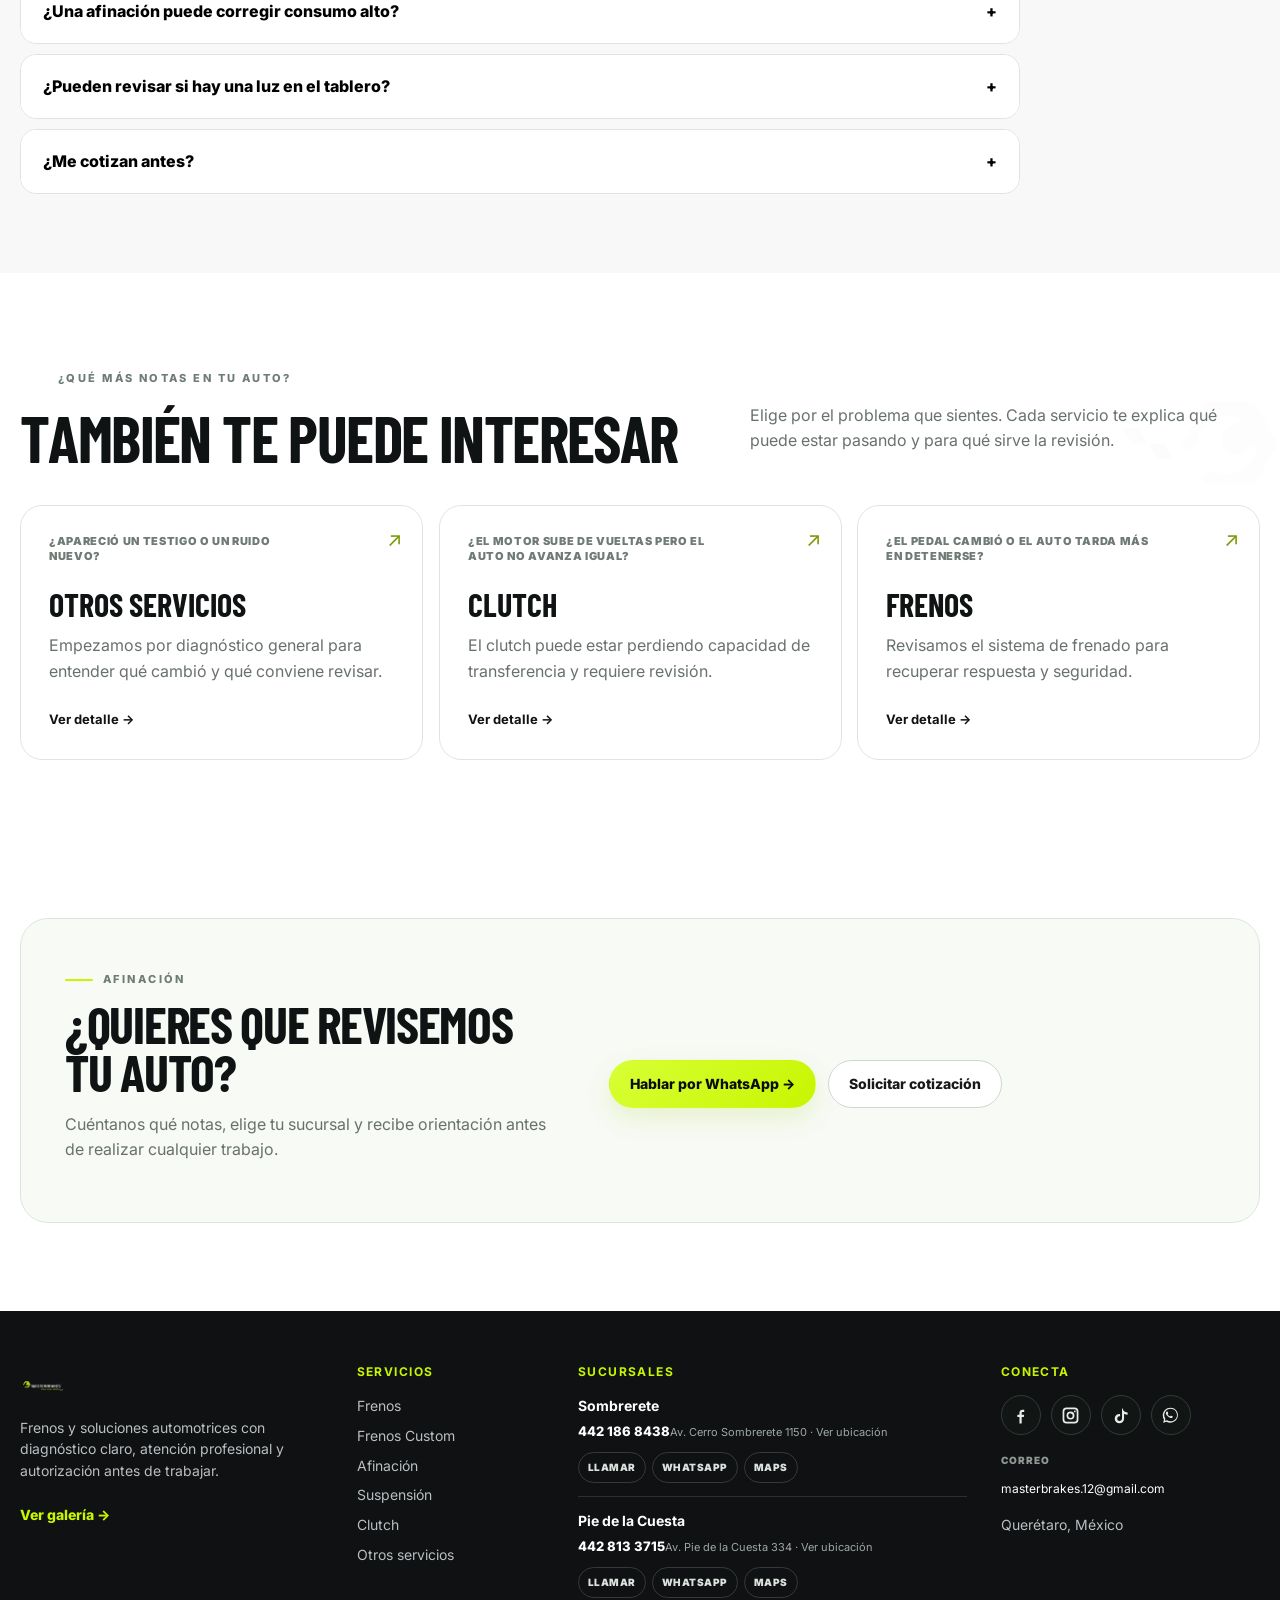
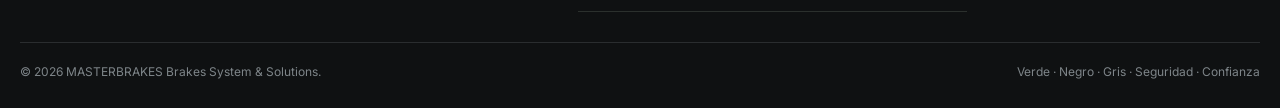
<file: afinacion.html>
<!DOCTYPE html>

<html lang="es-MX"><head><meta charset="utf-8"/><meta content="width=device-width,initial-scale=1" name="viewport"/><title>Afinación en Querétaro | MASTERBRAKES</title><meta content="Una afinación bien hecha ayuda a conservar respuesta, consumo, encendido y funcionamiento estable. Revisamos el mantenimiento que realmente corresponde a tu vehículo." name="description"/><link href="favicon.png" rel="icon"/><link href="css/styles.css" rel="stylesheet"/><link href="css/motion.css" rel="stylesheet"/><link rel="canonical" href="https://www.frenosmasterbrakes.com/afinacion.html"/><meta property="og:type" content="website"/><meta property="og:locale" content="es_MX"/><meta property="og:site_name" content="MASTERBRAKES"/><meta property="og:title" content="Afinación en Querétaro | MASTERBRAKES"/><meta property="og:description" content="Una afinación bien hecha ayuda a conservar respuesta, consumo, encendido y funcionamiento estable. Revisamos el mantenimiento que realmente corresponde a tu vehículo."/><meta property="og:url" content="https://www.frenosmasterbrakes.com/afinacion.html"/><meta property="og:image" content="https://www.frenosmasterbrakes.com/assets/hero-frena-seguro.webp"/><meta name="twitter:card" content="summary_large_image"/><meta name="twitter:title" content="Afinación en Querétaro | MASTERBRAKES"/><meta name="twitter:description" content="Una afinación bien hecha ayuda a conservar respuesta, consumo, encendido y funcionamiento estable. Revisamos el mantenimiento que realmente corresponde a tu vehículo."/><meta name="theme-color" content="#0b0d0e"/><script>try{var mbR=matchMedia('(prefers-reduced-motion: reduce)').matches,mbC=document.documentElement.classList;if(!mbR&&sessionStorage.getItem('mbNav')==='1'){sessionStorage.removeItem('mbNav');mbC.add('mb-arrive')}else if(!mbR&&!sessionStorage.getItem('mbIntro'))mbC.add('mb-intro-on')}catch(e){}</script></head><body class="site-premium"><header class="site-header"><div class="wrap nav-row">
<a class="brand brand-clean" href="index.html" aria-label="MASTERBRAKES inicio"><span class="brand-logo-stack"><img alt="MASTERBRAKES Brakes System &amp; Solutions" class="brand-logo-full brand-logo-dark" src="assets/masterbrakes-logo-dark.png"/><img alt="MASTERBRAKES Brakes System &amp; Solutions" class="brand-logo-full brand-logo-light" src="assets/masterbrakes-logo-light.png"/></span></a>
<nav aria-label="Navegación principal" class="nav-links">
<a href="index.html">Inicio</a>
<div class="nav-dropdown"><button class="drop-btn" type="button">SERVICIOS ▾</button><div class="dropdown-panel">
<a href="frenos.html"><b>Frenos</b><small>Diagnóstico, seguridad y respuesta.</small></a>
<a href="frenos-custom.html"><b>Frenos Custom</b><small>Configuraciones premium y performance.</small></a>
<a href="afinacion.html"><b>Afinación</b><small>Mantenimiento preventivo.</small></a>
<a href="suspension.html"><b>Suspensión</b><small>Control y estabilidad.</small></a>
<a href="clutch.html"><b>Clutch</b><small>Precisión y transferencia.</small></a>
<a href="otros-servicios.html"><b>Otros servicios</b><small>Diagnóstico y mantenimiento general.</small></a>
</div></div>
<a href="https://galeria-masterbrakers-kappa.vercel.app/" rel="noopener" target="_blank">Galería</a><a href="contacto.html">Contacto</a>
</nav>
<a class="btn btn-gold desktop-cta js-branch-contact" data-service="información general" href="#">WhatsApp directo →</a>
<button aria-label="Abrir menú" class="burger" id="burger"><span></span><span></span><span></span></button>
</div></header>
<div class="mobile-menu" id="mobileMenu"><span class="mobile-title">MASTERBRAKES · Brakes System &amp; Solutions</span><button aria-label="Cerrar" class="mobile-close" id="mobileClose">×</button>
<a href="index.html">Inicio</a><a href="frenos.html">Frenos</a><a href="frenos-custom.html">Frenos Custom</a><a href="afinacion.html">Afinación</a><a href="suspension.html">Suspensión</a><a href="clutch.html">Clutch</a><a href="otros-servicios.html">Otros servicios</a><a href="https://galeria-masterbrakers-kappa.vercel.app/" rel="noopener" target="_blank">Galería</a><a href="contacto.html">Contacto</a>
</div><main>
<section class="service-hero service-hero-deep dot-bg"><div class="wrap"><div class="crumbs"><a href="index.html">MASTERBRAKES</a> › Afinación</div><div class="service-hero-grid"><div class="reveal"><span class="service-badge"><i></i>Mantenimiento preventivo · Motor</span><h1>Afinación</h1><p class="lead">Si tu auto consume más combustible, responde menos, tarda en encender o el motor ya no trabaja tan parejo como antes, una afinación puede ayudar a recuperar estabilidad y prevenir problemas de mantenimiento.</p><div class="hero-problem"><small>¿Te pasa algo de esto?</small><div class="hero-problem-chips"><span>Mayor consumo</span><span>Pérdida de respuesta</span><span>Arranque irregular</span><span>Motor inestable</span></div></div><div class="hero-actions"><a class="btn btn-gold js-branch-contact" data-service="Afinación" href="#">WhatsApp directo →</a><a class="btn btn-outline" href="contacto.html?servicio=Afinación">Solicitar cotización</a></div></div><div class="service-hero-img reveal"><img alt="Afinación MASTERBRAKES" src="assets/masterbrakes-taller-vehiculo.jpg"/><div class="service-img-label">MASTERBRAKES · Brakes System &amp; Solutions<br/><b>Afinación</b></div></div></div></div></section>
<section class="deep-detail" id="detalle"><div class="wrap deep-detail-grid"><div class="deep-detail-title reveal"><span class="eyebrow">Detalle</span><h2>En qué consiste</h2></div><div class="deep-detail-copy reveal"><p>La afinación no debería ser una lista idéntica para todos los autos. Cada motor tiene intervalos, componentes y necesidades distintas según kilometraje, historial y forma de uso.</p><p>En MASTERBRAKES · Brakes System &amp; Solutions empezamos por revisar el estado general, historial disponible y síntomas. A partir de ahí definimos qué mantenimiento sí corresponde y qué todavía puede esperar.</p><p>El objetivo es conservar un motor que encienda correctamente, responda de forma estable y no consuma de más por filtros, bujías o elementos de mantenimiento vencidos.</p></div></div></section>
<section class="benefits-section"><div class="wrap"><div class="section-head"><div><span class="eyebrow">Por qué importa</span><h2 class="section-title">Beneficios</h2></div><p>Beneficios de una afinación bien planteada</p></div><div class="benefit-list reveal"><article class="benefit-row"><span class="detail-icon premium-icon"><svg aria-hidden="true" viewbox="0 0 24 24"><path d="M12 3 5 6v5c0 4.8 2.9 8 7 10 4.1-2 7-5.2 7-10V6z"></path><path d="m9 12 2 2 4-4"></path></svg></span><div><h3>Respuesta estable</h3><p>Ayuda a mantener aceleración y funcionamiento más parejo.</p></div></article><article class="benefit-row"><span class="detail-icon premium-icon"><svg aria-hidden="true" viewbox="0 0 24 24"><path d="M12 3 5 6v5c0 4.8 2.9 8 7 10 4.1-2 7-5.2 7-10V6z"></path><path d="m9 12 2 2 4-4"></path></svg></span><div><h3>Mantenimiento preventivo</h3><p>Atiende elementos de desgaste antes de que generen problemas mayores.</p></div></article><article class="benefit-row"><span class="detail-icon premium-icon"><svg aria-hidden="true" viewbox="0 0 24 24"><path d="M12 3 5 6v5c0 4.8 2.9 8 7 10 4.1-2 7-5.2 7-10V6z"></path><path d="m9 12 2 2 4-4"></path></svg></span><div><h3>Consumo bajo control</h3><p>Filtros y encendido en buen estado favorecen una operación eficiente.</p></div></article><article class="benefit-row"><span class="detail-icon premium-icon"><svg aria-hidden="true" viewbox="0 0 24 24"><path d="M12 3 5 6v5c0 4.8 2.9 8 7 10 4.1-2 7-5.2 7-10V6z"></path><path d="m9 12 2 2 4-4"></path></svg></span><div><h3>Arranque confiable</h3><p>Se revisan elementos relacionados con encendido y mantenimiento programado.</p></div></article><article class="benefit-row"><span class="detail-icon premium-icon"><svg aria-hidden="true" viewbox="0 0 24 24"><path d="M12 3 5 6v5c0 4.8 2.9 8 7 10 4.1-2 7-5.2 7-10V6z"></path><path d="m9 12 2 2 4-4"></path></svg></span><div><h3>Revisión por condición</h3><p>No se sustituye por rutina lo que todavía está en buen estado.</p></div></article><article class="benefit-row"><span class="detail-icon premium-icon"><svg aria-hidden="true" viewbox="0 0 24 24"><path d="M12 3 5 6v5c0 4.8 2.9 8 7 10 4.1-2 7-5.2 7-10V6z"></path><path d="m9 12 2 2 4-4"></path></svg></span><div><h3>Autorización previa</h3><p>Te explicamos el alcance y el costo antes de realizar el servicio.</p></div></article></div></div></section>
<section class="included-section"><div class="wrap"><div class="section-head"><div><span class="eyebrow">Servicios incluidos</span><h2 class="section-title">Qué revisamos dentro de una afinación</h2></div><p>El contenido exacto depende del vehículo, pero estos son algunos de los puntos que podemos evaluar y atender.</p></div><div class="included-grid reveal"><article class="included-card"><span class="included-num">01</span><div class="included-icon">+</div><h3>Filtros</h3><p>Revisamos filtros de aire y otros elementos de mantenimiento de acuerdo con la aplicación.</p></article><article class="included-card"><span class="included-num">02</span><div class="included-icon">+</div><h3>Bujías</h3><p>Se inspeccionan y sustituyen cuando el intervalo o condición lo requieren.</p></article><article class="included-card"><span class="included-num">03</span><div class="included-icon">+</div><h3>Niveles y fluidos</h3><p>Verificamos niveles relevantes y te avisamos si existe alguna condición fuera de lo esperado.</p></article><article class="included-card"><span class="included-num">04</span><div class="included-icon">+</div><h3>Admisión</h3><p>Podemos revisar suciedad o funcionamiento irregular cuando hay síntomas relacionados.</p></article><article class="included-card"><span class="included-num">05</span><div class="included-icon">+</div><h3>Escaneo cuando aplica</h3><p>Si existe testigo o comportamiento irregular, la lectura electrónica puede complementar el diagnóstico.</p></article><article class="included-card"><span class="included-num">06</span><div class="included-icon">+</div><h3>Prueba final</h3><p>Confirmamos funcionamiento general después del mantenimiento realizado.</p></article></div></div></section>
<section class="faq faq-deep"><div class="wrap"><span class="eyebrow">Respuestas</span><h2 class="section-title">Preguntas frecuentes</h2><div class="faq-list reveal"><div class="faq-item"><button class="faq-q" type="button"><span>¿Cada cuánto se hace una afinación?</span><span>+</span></button><div class="faq-a">Depende del fabricante, kilometraje, tipo de motor y componentes instalados. Lo correcto es seguir el plan de mantenimiento del vehículo y revisar su condición real.</div></div><div class="faq-item"><button class="faq-q" type="button"><span>¿Afinación y cambio de aceite son lo mismo?</span><span>+</span></button><div class="faq-a">No. El cambio de aceite puede formar parte del mantenimiento, pero una afinación considera otros puntos del motor y encendido.</div></div><div class="faq-item"><button class="faq-q" type="button"><span>¿Siempre se cambian las bujías?</span><span>+</span></button><div class="faq-a">No. Se cambian cuando el kilometraje, especificación o condición lo justifican.</div></div><div class="faq-item"><button class="faq-q" type="button"><span>¿Una afinación puede corregir consumo alto?</span><span>+</span></button><div class="faq-a">Puede ayudar si la causa está relacionada con mantenimiento, pero un consumo elevado también puede tener otras causas que requieren diagnóstico.</div></div><div class="faq-item"><button class="faq-q" type="button"><span>¿Pueden revisar si hay una luz en el tablero?</span><span>+</span></button><div class="faq-a">Sí. Cuando aplica, el escaneo ayuda a orientar el diagnóstico, aunque el código por sí solo no sustituye una revisión.</div></div><div class="faq-item"><button class="faq-q" type="button"><span>¿Me cotizan antes?</span><span>+</span></button><div class="faq-a">Sí. Revisamos el alcance y te explicamos qué recomendamos antes de avanzar.</div></div></div></div></section>
<section class="related-section"><div class="wrap"><span class="eyebrow">¿Qué más notas en tu auto?</span><div class="section-head"><div><h2 class="section-title">También te puede interesar</h2></div><p>Elige por el problema que sientes. Cada servicio te explica qué puede estar pasando y para qué sirve la revisión.</p></div><div class="related-grid reveal"><a class="related-card" href="otros-servicios.html"><span class="related-arrow">↗</span><span class="related-kicker">¿Apareció un testigo o un ruido nuevo?</span><h3>Otros servicios</h3><p>Empezamos por diagnóstico general para entender qué cambió y qué conviene revisar.</p><b>Ver detalle →</b></a><a class="related-card" href="clutch.html"><span class="related-arrow">↗</span><span class="related-kicker">¿El motor sube de vueltas pero el auto no avanza igual?</span><h3>Clutch</h3><p>El clutch puede estar perdiendo capacidad de transferencia y requiere revisión.</p><b>Ver detalle →</b></a><a class="related-card" href="frenos.html"><span class="related-arrow">↗</span><span class="related-kicker">¿El pedal cambió o el auto tarda más en detenerse?</span><h3>Frenos</h3><p>Revisamos el sistema de frenado para recuperar respuesta y seguridad.</p><b>Ver detalle →</b></a></div></div></section>
<section class="quote-section service-final-cta"><div class="wrap"><div class="quote-panel"><div><span class="eyebrow">Afinación</span><h2>¿Quieres que revisemos tu auto?</h2><p class="muted">Cuéntanos qué notas, elige tu sucursal y recibe orientación antes de realizar cualquier trabajo.</p></div><div class="hero-actions"><a class="btn btn-gold js-branch-contact" data-service="Afinación" href="#">Hablar por WhatsApp →</a><a class="btn btn-outline" href="contacto.html?servicio=Afinación">Solicitar cotización</a></div></div></div></section>
</main><footer class="site-footer"><div class="wrap"><div class="footer-grid footer-grid-v7">
<div class="footer-brand"><div class="footer-logo-row footer-logo-row-clean"><img alt="MASTERBRAKES Brakes System &amp; Solutions" class="footer-logo-full" src="assets/masterbrakes-logo-light.png"/></div><p>Frenos y soluciones automotrices con diagnóstico claro, atención profesional y autorización antes de trabajar.</p><a class="footer-gallery-link" href="https://galeria-masterbrakers-kappa.vercel.app/" rel="noopener" target="_blank">Ver galería →</a></div>
<div><h4>Servicios</h4><a href="frenos.html">Frenos</a><a href="frenos-custom.html">Frenos Custom</a><a href="afinacion.html">Afinación</a><a href="suspension.html">Suspensión</a><a href="clutch.html">Clutch</a><a href="otros-servicios.html">Otros servicios</a></div>
<div class="footer-branches"><h4>Sucursales</h4>
<article class="footer-branch"><b>Sombrerete</b><a class="footer-phone" href="tel:+524421868438">442 186 8438</a><a class="footer-location" href="https://share.google/h0KJQbao4Z2PWzfot" rel="noopener" target="_blank">Av. Cerro Sombrerete 1150 · Ver ubicación</a><div class="footer-branch-actions"><a aria-label="Llamar a Sombrerete" href="tel:+524421868438">Llamar</a><a href="https://wa.me/524421868438?text=Hola%20MASTERBRAKES%20PREMIUM,%20quiero%20información%20de%20la%20sucursal%20Sombrerete." rel="noopener" target="_blank">WhatsApp</a><a href="https://share.google/h0KJQbao4Z2PWzfot" rel="noopener" target="_blank">Maps</a></div></article>
<article class="footer-branch"><b>Pie de la Cuesta</b><a class="footer-phone" href="tel:+524428133715">442 813 3715</a><a class="footer-location" href="https://share.google/veyZlv7FVN3zS64Zd" rel="noopener" target="_blank">Av. Pie de la Cuesta 334 · Ver ubicación</a><div class="footer-branch-actions"><a aria-label="Llamar a Pie de la Cuesta" href="tel:+524428133715">Llamar</a><a href="https://wa.me/524428133715?text=Hola%20MASTERBRAKES%20PREMIUM,%20quiero%20información%20de%20la%20sucursal%20Pie%20de%20la%20Cuesta." rel="noopener" target="_blank">WhatsApp</a><a href="https://share.google/veyZlv7FVN3zS64Zd" rel="noopener" target="_blank">Maps</a></div></article>
</div>
<div class="footer-connect"><h4>Conecta</h4><div aria-label="Redes sociales" class="socials">
<a aria-label="Facebook" class="social-facebook" href="https://www.facebook.com/masterbrakes/?locale=es_LA" rel="noopener" target="_blank"><svg aria-hidden="true" viewbox="0 0 24 24"><path d="M13.5 22v-8h2.7l.4-3h-3.1V9.1c0-.9.3-1.6 1.7-1.6h1.5V4.8c-.3 0-1.2-.1-2.2-.1-2.2 0-3.8 1.3-3.8 3.9V11H8v3h2.7v8h2.8z" fill="currentColor"></path></svg></a>
<a aria-label="Instagram" class="social-instagram" href="https://www.instagram.com/masterbrakes.12" rel="noopener" target="_blank"><svg aria-hidden="true" viewbox="0 0 24 24"><path d="M7 2h10a5 5 0 0 1 5 5v10a5 5 0 0 1-5 5H7a5 5 0 0 1-5-5V7a5 5 0 0 1 5-5zm0 2.2A2.8 2.8 0 0 0 4.2 7v10A2.8 2.8 0 0 0 7 19.8h10a2.8 2.8 0 0 0 2.8-2.8V7A2.8 2.8 0 0 0 17 4.2H7zm10.5 1.6a1.1 1.1 0 1 1 0 2.2 1.1 1.1 0 0 1 0-2.2zM12 7a5 5 0 1 1 0 10 5 5 0 0 1 0-10zm0 2.2A2.8 2.8 0 1 0 12 15a2.8 2.8 0 0 0 0-5.6z" fill="currentColor"></path></svg></a>
<a aria-label="TikTok" class="social-tiktok" href="https://www.tiktok.com/@masterbrakes.12" rel="noopener" target="_blank"><svg aria-hidden="true" viewbox="0 0 24 24"><path d="M14.8 3c.3 1.8 1.3 3.3 2.8 4.2 1 .6 2.2.9 3.4.9v2.9c-1.6 0-3.2-.4-4.5-1.1v6.1a5.9 5.9 0 1 1-5.9-5.9c.3 0 .6 0 .9.1V13a3 3 0 1 0 2.4 2.9V3h2.9z" fill="currentColor"></path></svg></a>
<a aria-label="WhatsApp" class="social-whatsapp js-branch-contact" data-service="información general" href="#"><svg aria-hidden="true" viewbox="0 0 32 32"><path d="M19.1 17.3c-.3-.2-1.7-.8-2-.9-.3-.1-.5-.2-.7.2-.2.3-.8.9-1 .9-.2 0-.4 0-.7-.2-2-.9-3.3-2.9-3.4-3.1-.2-.3 0-.5.1-.7.1-.1.3-.3.4-.5.1-.1.2-.3.3-.5.1-.2 0-.4 0-.5s-.7-1.8-.9-2.4c-.2-.5-.5-.4-.7-.4h-.6c-.2 0-.5.1-.7.4-.2.3-1 1-1 2.5s1 2.8 1.2 3c.1.2 2 3.1 4.9 4.3.7.3 1.2.5 1.6.6.7.2 1.3.2 1.8.1.5-.1 1.7-.7 1.9-1.3.2-.6.2-1.1.2-1.2 0-.1-.2-.2-.4-.3z" fill="currentColor"></path><path d="M16 3C8.8 3 3 8.7 3 15.9c0 2.5.7 4.8 2 6.8L3.7 28l5.5-1.3c1.9 1 4.1 1.5 6.3 1.5 7.2 0 13-5.7 13-12.9C28.5 8.7 23.2 3 16 3zm0 22.8c-2.1 0-4.1-.6-5.8-1.6l-.4-.2-3.3.8.9-3.2-.2-.4c-1.1-1.7-1.7-3.7-1.7-5.8 0-5.9 4.8-10.7 10.7-10.7 5.9 0 10.7 4.8 10.7 10.7 0 5.7-5 10.4-10.9 10.4z" fill="currentColor"></path></svg></a>
</div><p class="footer-email"><span>Correo</span><a href="mailto:masterbrakes.12@gmail.com">masterbrakes.12@gmail.com</a></p><p>Querétaro, México</p></div>
</div><div class="footer-bottom"><span>© 2026 MASTERBRAKES Brakes System &amp; Solutions.</span><span>Verde · Negro · Gris · Seguridad · Confianza</span></div></div></footer>
<a aria-label="Enviar WhatsApp a MASTERBRAKES Sombrerete" class="wa-float wa-direct-primary" href="https://wa.me/524421868438?text=Hola%20MASTERBRAKES%2C%20quiero%20informaci%C3%B3n%20y%20cotizar%20en%20la%20sucursal%20Sombrerete." rel="noopener" target="_blank"><svg aria-hidden="true" viewbox="0 0 32 32"><path d="M19.1 17.3c-.3-.2-1.7-.8-2-.9-.3-.1-.5-.2-.7.2-.2.3-.8.9-1 .9-.2 0-.4 0-.7-.2-2-.9-3.3-2.9-3.4-3.1-.2-.3 0-.5.1-.7.1-.1.3-.3.4-.5.1-.1.2-.3.3-.5.1-.2 0-.4 0-.5s-.7-1.8-.9-2.4c-.2-.5-.5-.4-.7-.4h-.6c-.2 0-.5.1-.7.4-.2.3-1 1-1 2.5s1 2.8 1.2 3c.1.2 2 3.1 4.9 4.3.7.3 1.2.5 1.6.6.7.2 1.3.2 1.8.1.5-.1 1.7-.7 1.9-1.3.2-.6.2-1.1.2-1.2 0-.1-.2-.2-.4-.3z" fill="currentColor"></path><path d="M16 3C8.8 3 3 8.7 3 15.9c0 2.5.7 4.8 2 6.8L3.7 28l5.5-1.3c1.9 1 4.1 1.5 6.3 1.5 7.2 0 13-5.7 13-12.9C28.5 8.7 23.2 3 16 3zm0 22.8c-2.1 0-4.1-.6-5.8-1.6l-.4-.2-3.3.8.9-3.2-.2-.4c-1.1-1.7-1.7-3.7-1.7-5.8 0-5.9 4.8-10.7 10.7-10.7 5.9 0 10.7 4.8 10.7 10.7 0 5.7-5 10.4-10.9 10.4z" fill="currentColor"></path></svg></a>
<script src="js/script.js"></script><script src="js/motion.js"></script></body></html>
</file>
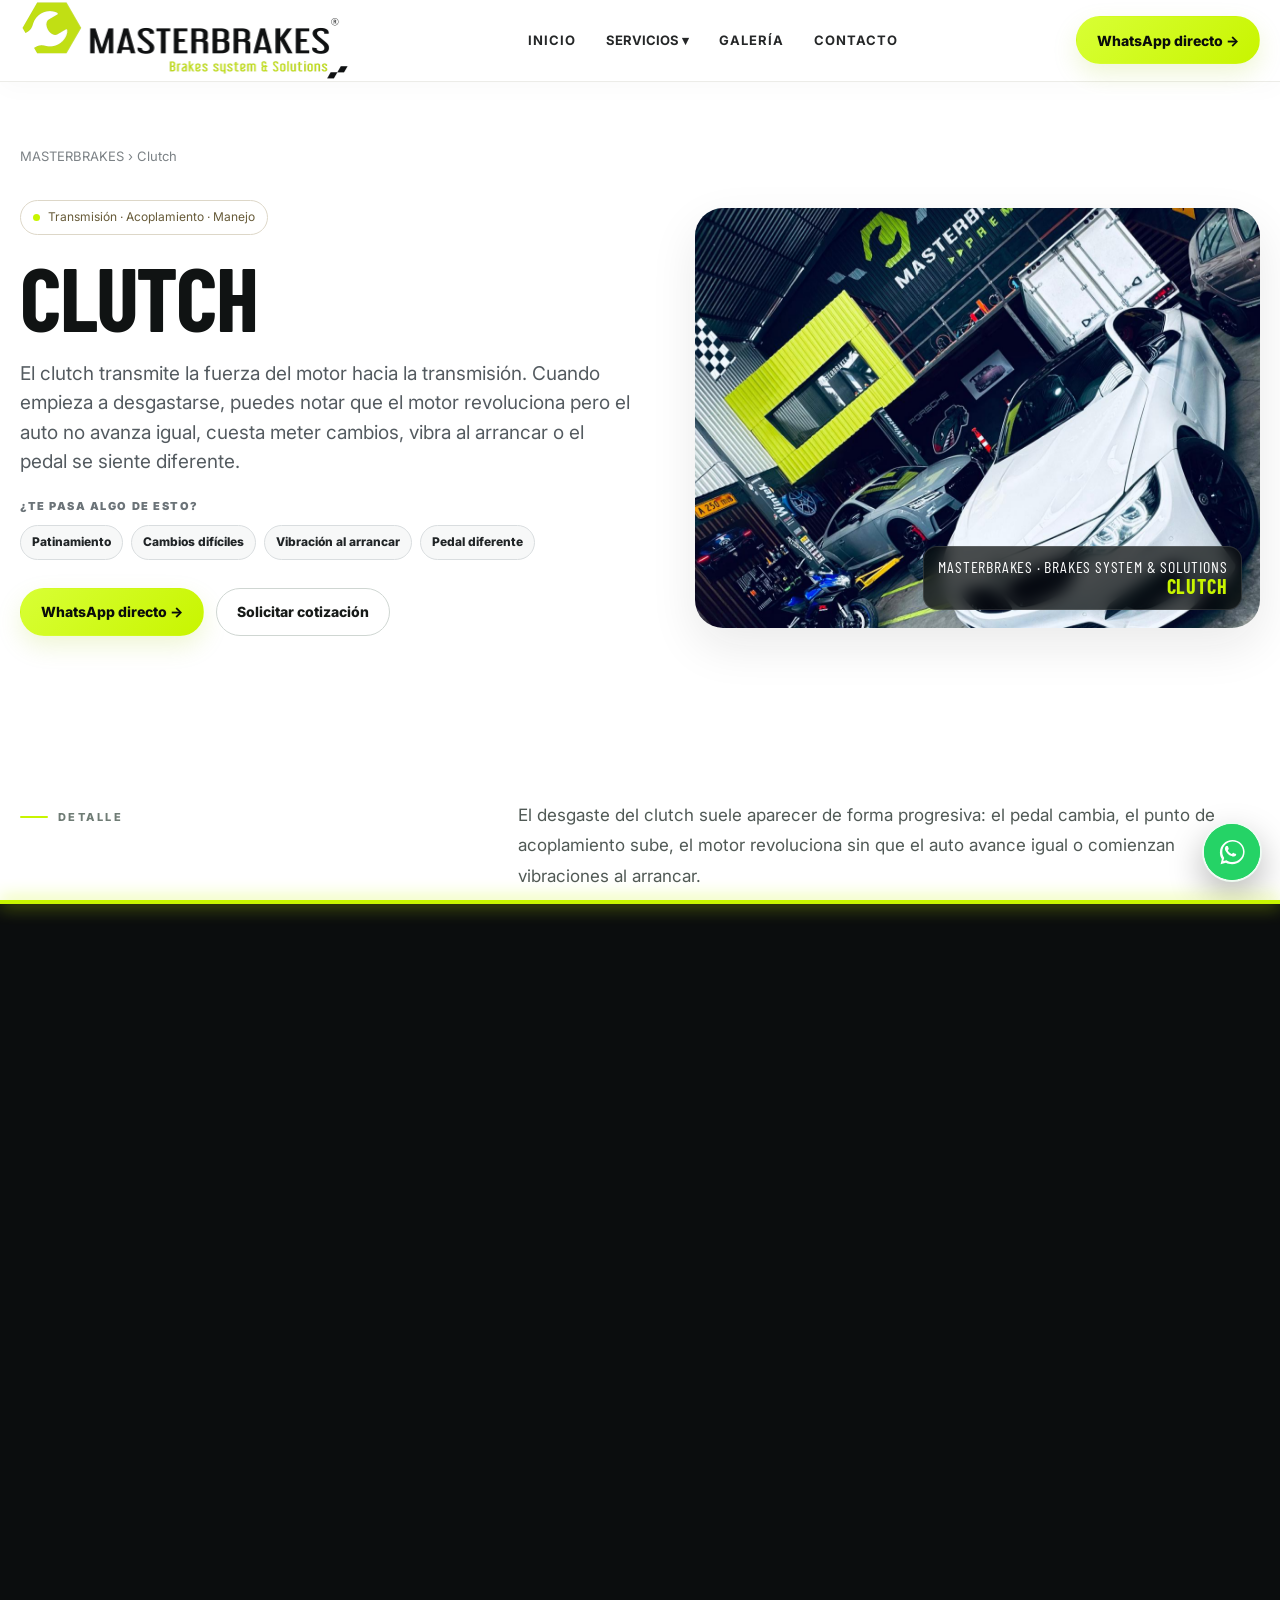
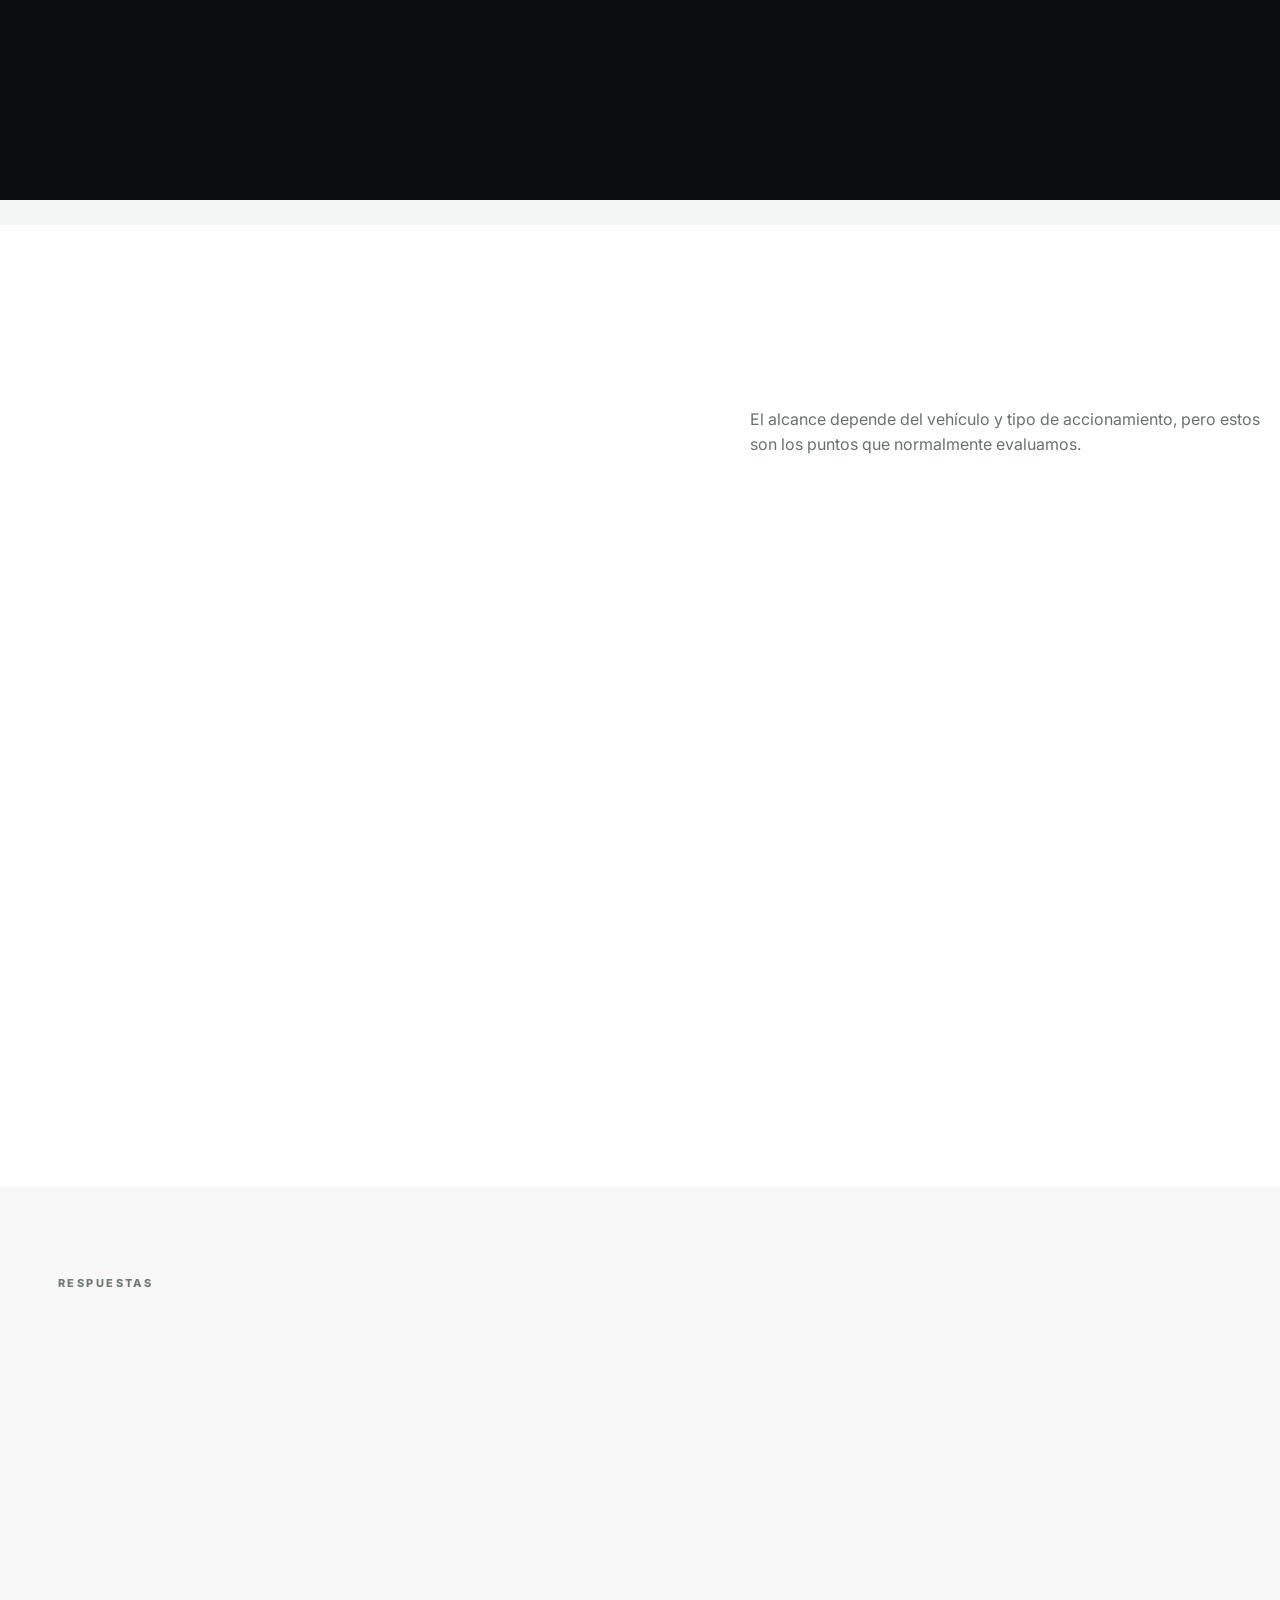
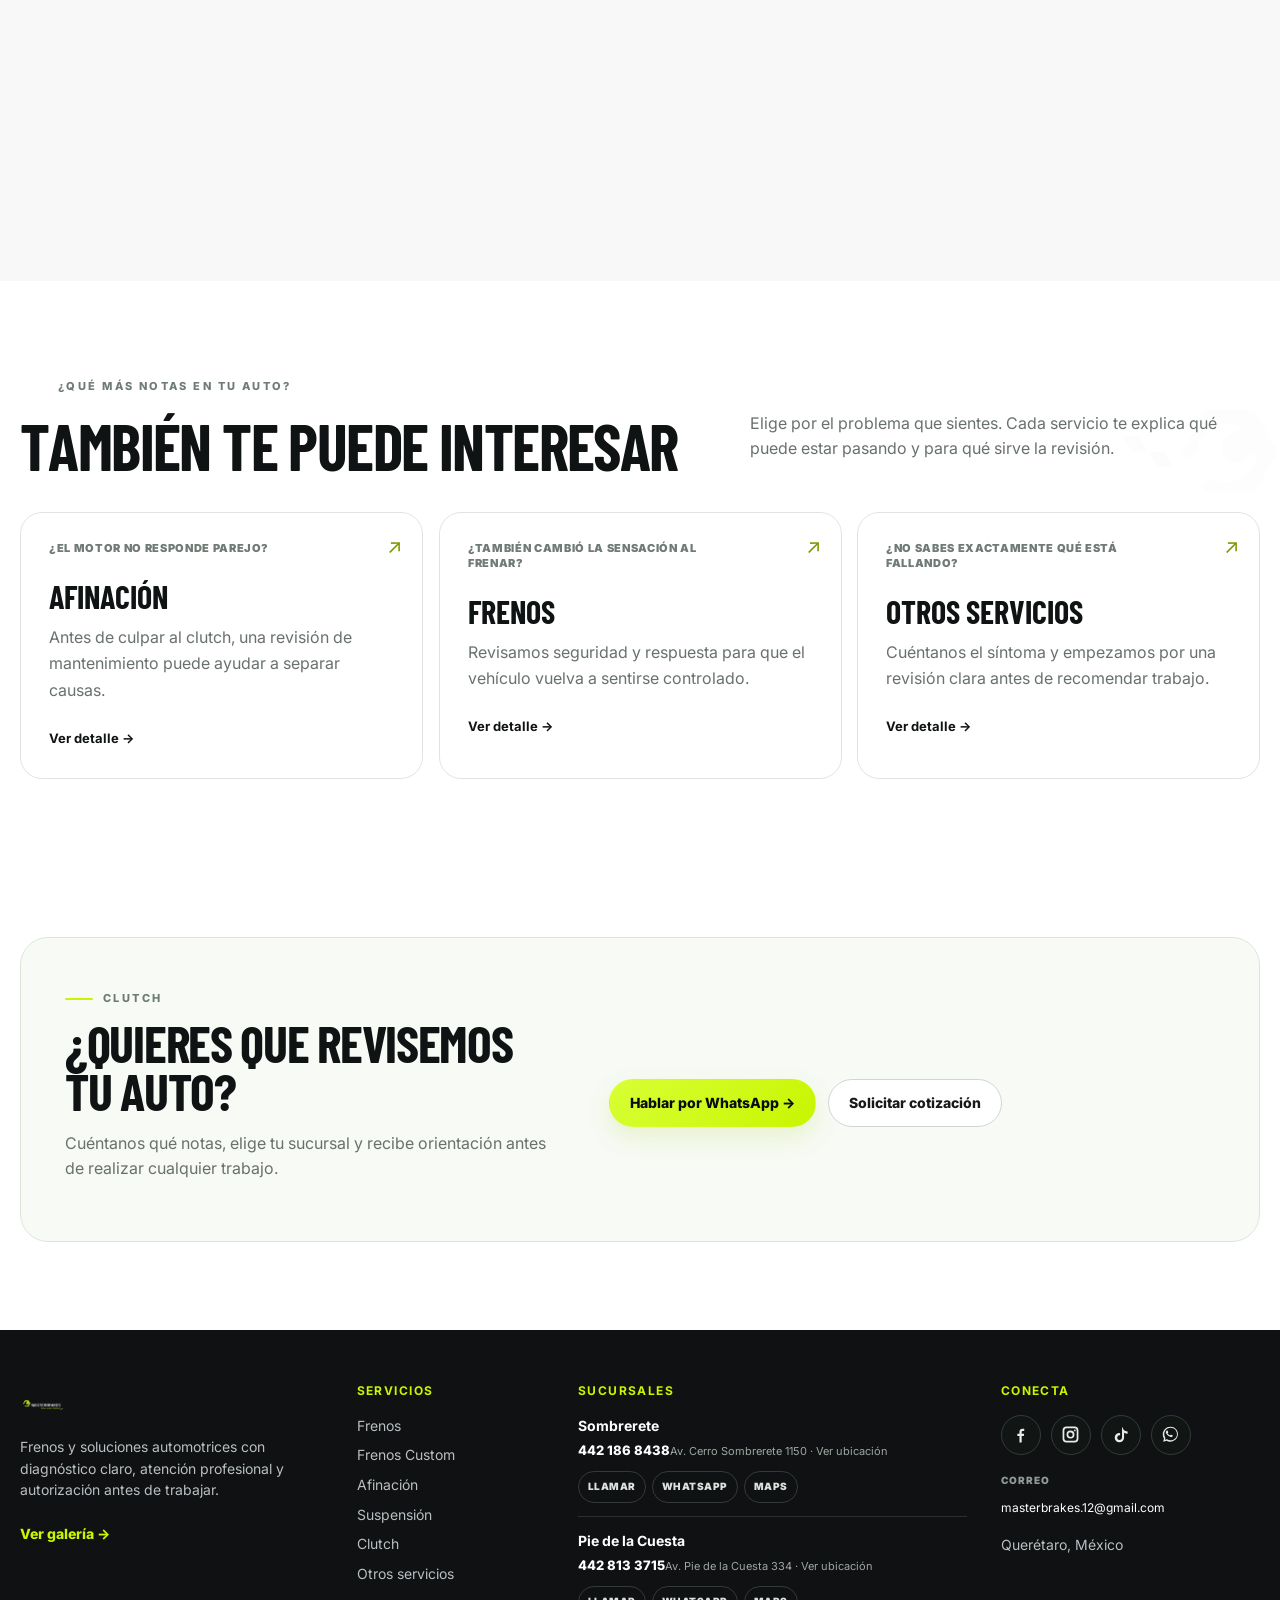
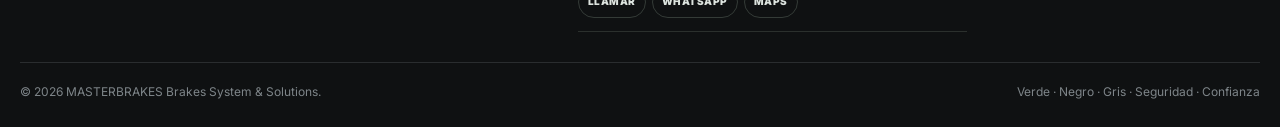
<file: clutch.html>
<!DOCTYPE html>

<html lang="es-MX"><head><meta charset="utf-8"/><meta content="width=device-width,initial-scale=1" name="viewport"/><title>Clutch en Querétaro | MASTERBRAKES</title><meta content="El clutch conecta y desconecta la fuerza del motor hacia la transmisión. Cuando empieza a desgastarse, cambia la forma en que el auto arranca, acelera y hace los cambios." name="description"/><link href="favicon.png" rel="icon"/><link href="css/styles.css" rel="stylesheet"/><link href="css/motion.css" rel="stylesheet"/><link rel="canonical" href="https://www.frenosmasterbrakes.com/clutch.html"/><meta property="og:type" content="website"/><meta property="og:locale" content="es_MX"/><meta property="og:site_name" content="MASTERBRAKES"/><meta property="og:title" content="Clutch en Querétaro | MASTERBRAKES"/><meta property="og:description" content="El clutch conecta y desconecta la fuerza del motor hacia la transmisión. Cuando empieza a desgastarse, cambia la forma en que el auto arranca, acelera y hace los cambios."/><meta property="og:url" content="https://www.frenosmasterbrakes.com/clutch.html"/><meta property="og:image" content="https://www.frenosmasterbrakes.com/assets/hero-frena-seguro.webp"/><meta name="twitter:card" content="summary_large_image"/><meta name="twitter:title" content="Clutch en Querétaro | MASTERBRAKES"/><meta name="twitter:description" content="El clutch conecta y desconecta la fuerza del motor hacia la transmisión. Cuando empieza a desgastarse, cambia la forma en que el auto arranca, acelera y hace los cambios."/><meta name="theme-color" content="#0b0d0e"/><script>try{var mbR=matchMedia('(prefers-reduced-motion: reduce)').matches,mbC=document.documentElement.classList;if(!mbR&&sessionStorage.getItem('mbNav')==='1'){sessionStorage.removeItem('mbNav');mbC.add('mb-arrive')}else if(!mbR&&!sessionStorage.getItem('mbIntro'))mbC.add('mb-intro-on')}catch(e){}</script></head><body class="site-premium"><header class="site-header"><div class="wrap nav-row">
<a class="brand brand-clean" href="index.html" aria-label="MASTERBRAKES inicio"><span class="brand-logo-stack"><img alt="MASTERBRAKES Brakes System &amp; Solutions" class="brand-logo-full brand-logo-dark" src="assets/masterbrakes-logo-dark.png"/><img alt="MASTERBRAKES Brakes System &amp; Solutions" class="brand-logo-full brand-logo-light" src="assets/masterbrakes-logo-light.png"/></span></a>
<nav aria-label="Navegación principal" class="nav-links">
<a href="index.html">Inicio</a>
<div class="nav-dropdown"><button class="drop-btn" type="button">SERVICIOS ▾</button><div class="dropdown-panel">
<a href="frenos.html"><b>Frenos</b><small>Diagnóstico, seguridad y respuesta.</small></a>
<a href="frenos-custom.html"><b>Frenos Custom</b><small>Configuraciones premium y performance.</small></a>
<a href="afinacion.html"><b>Afinación</b><small>Mantenimiento preventivo.</small></a>
<a href="suspension.html"><b>Suspensión</b><small>Control y estabilidad.</small></a>
<a href="clutch.html"><b>Clutch</b><small>Precisión y transferencia.</small></a>
<a href="otros-servicios.html"><b>Otros servicios</b><small>Diagnóstico y mantenimiento general.</small></a>
</div></div>
<a href="https://galeria-masterbrakers-kappa.vercel.app/" rel="noopener" target="_blank">Galería</a><a href="contacto.html">Contacto</a>
</nav>
<a class="btn btn-gold desktop-cta js-branch-contact" data-service="información general" href="#">WhatsApp directo →</a>
<button aria-label="Abrir menú" class="burger" id="burger"><span></span><span></span><span></span></button>
</div></header>
<div class="mobile-menu" id="mobileMenu"><span class="mobile-title">MASTERBRAKES · Brakes System &amp; Solutions</span><button aria-label="Cerrar" class="mobile-close" id="mobileClose">×</button>
<a href="index.html">Inicio</a><a href="frenos.html">Frenos</a><a href="frenos-custom.html">Frenos Custom</a><a href="afinacion.html">Afinación</a><a href="suspension.html">Suspensión</a><a href="clutch.html">Clutch</a><a href="otros-servicios.html">Otros servicios</a><a href="https://galeria-masterbrakers-kappa.vercel.app/" rel="noopener" target="_blank">Galería</a><a href="contacto.html">Contacto</a>
</div><main>
<section class="service-hero service-hero-deep dot-bg"><div class="wrap"><div class="crumbs"><a href="index.html">MASTERBRAKES</a> › Clutch</div><div class="service-hero-grid"><div class="reveal"><span class="service-badge"><i></i>Transmisión · Acoplamiento · Manejo</span><h1>Clutch</h1><p class="lead">El clutch transmite la fuerza del motor hacia la transmisión. Cuando empieza a desgastarse, puedes notar que el motor revoluciona pero el auto no avanza igual, cuesta meter cambios, vibra al arrancar o el pedal se siente diferente.</p><div class="hero-problem"><small>¿Te pasa algo de esto?</small><div class="hero-problem-chips"><span>Patinamiento</span><span>Cambios difíciles</span><span>Vibración al arrancar</span><span>Pedal diferente</span></div></div><div class="hero-actions"><a class="btn btn-gold js-branch-contact" data-service="Clutch" href="#">WhatsApp directo →</a><a class="btn btn-outline" href="contacto.html?servicio=Clutch">Solicitar cotización</a></div></div><div class="service-hero-img reveal"><img alt="Clutch MASTERBRAKES" src="assets/galeria-taller.jpg"/><div class="service-img-label">MASTERBRAKES · Brakes System &amp; Solutions<br/><b>Clutch</b></div></div></div></div></section>
<section class="deep-detail" id="detalle"><div class="wrap deep-detail-grid"><div class="deep-detail-title reveal"><span class="eyebrow">Detalle</span><h2>En qué consiste</h2></div><div class="deep-detail-copy reveal"><p>El desgaste del clutch suele aparecer de forma progresiva: el pedal cambia, el punto de acoplamiento sube, el motor revoluciona sin que el auto avance igual o comienzan vibraciones al arrancar.</p><p>Antes de recomendar un cambio completo, revisamos el comportamiento, accionamiento y síntomas para distinguir desgaste normal de problemas relacionados con hidráulica, ajuste o componentes asociados.</p><p>El objetivo es recuperar una transferencia de potencia suave, predecible y confiable, evitando reemplazar piezas sin confirmar primero la causa.</p></div></div></section>
<section class="benefits-section"><div class="wrap"><div class="section-head"><div><span class="eyebrow">Por qué importa</span><h2 class="section-title">Beneficios</h2></div><p>Qué buscamos en un servicio de clutch</p></div><div class="benefit-list reveal"><article class="benefit-row"><span class="detail-icon premium-icon"><svg aria-hidden="true" viewbox="0 0 24 24"><path d="M12 3 5 6v5c0 4.8 2.9 8 7 10 4.1-2 7-5.2 7-10V6z"></path><path d="m9 12 2 2 4-4"></path></svg></span><div><h3>Acoplamiento correcto</h3><p>Recuperar una entrega de potencia progresiva y controlable.</p></div></article><article class="benefit-row"><span class="detail-icon premium-icon"><svg aria-hidden="true" viewbox="0 0 24 24"><path d="M12 3 5 6v5c0 4.8 2.9 8 7 10 4.1-2 7-5.2 7-10V6z"></path><path d="m9 12 2 2 4-4"></path></svg></span><div><h3>Cambios más suaves</h3><p>Reducir dificultad o comportamiento irregular al seleccionar velocidades.</p></div></article><article class="benefit-row"><span class="detail-icon premium-icon"><svg aria-hidden="true" viewbox="0 0 24 24"><path d="M12 3 5 6v5c0 4.8 2.9 8 7 10 4.1-2 7-5.2 7-10V6z"></path><path d="m9 12 2 2 4-4"></path></svg></span><div><h3>Menos vibraciones</h3><p>Identificar causas de tironeo o vibración al iniciar la marcha.</p></div></article><article class="benefit-row"><span class="detail-icon premium-icon"><svg aria-hidden="true" viewbox="0 0 24 24"><path d="M12 3 5 6v5c0 4.8 2.9 8 7 10 4.1-2 7-5.2 7-10V6z"></path><path d="m9 12 2 2 4-4"></path></svg></span><div><h3>Diagnóstico previo</h3><p>Diferenciar desgaste del clutch de problemas de accionamiento.</p></div></article><article class="benefit-row"><span class="detail-icon premium-icon"><svg aria-hidden="true" viewbox="0 0 24 24"><path d="M12 3 5 6v5c0 4.8 2.9 8 7 10 4.1-2 7-5.2 7-10V6z"></path><path d="m9 12 2 2 4-4"></path></svg></span><div><h3>Componentes compatibles</h3><p>La recomendación se adapta a la aplicación y al tipo de uso.</p></div></article><article class="benefit-row"><span class="detail-icon premium-icon"><svg aria-hidden="true" viewbox="0 0 24 24"><path d="M12 3 5 6v5c0 4.8 2.9 8 7 10 4.1-2 7-5.2 7-10V6z"></path><path d="m9 12 2 2 4-4"></path></svg></span><div><h3>Cotización clara</h3><p>Te explicamos el alcance antes de desmontar o sustituir componentes.</p></div></article></div></div></section>
<section class="included-section"><div class="wrap"><div class="section-head"><div><span class="eyebrow">Servicios incluidos</span><h2 class="section-title">Qué revisamos en el sistema de clutch</h2></div><p>El alcance depende del vehículo y tipo de accionamiento, pero estos son los puntos que normalmente evaluamos.</p></div><div class="included-grid reveal"><article class="included-card"><span class="included-num">01</span><div class="included-icon">+</div><h3>Prueba de funcionamiento</h3><p>Evaluamos punto de acoplamiento, deslizamiento, ruidos y sensación del pedal.</p></article><article class="included-card"><span class="included-num">02</span><div class="included-icon">+</div><h3>Sistema de accionamiento</h3><p>Revisamos componentes hidráulicos o mecánicos según el vehículo.</p></article><article class="included-card"><span class="included-num">03</span><div class="included-icon">+</div><h3>Kit de clutch</h3><p>Cuando corresponde, se evalúa disco, plato y collarín como conjunto.</p></article><article class="included-card"><span class="included-num">04</span><div class="included-icon">+</div><h3>Volante</h3><p>Se revisa condición de la superficie y compatibilidad con el trabajo necesario.</p></article><article class="included-card"><span class="included-num">05</span><div class="included-icon">+</div><h3>Fugas o pérdida de presión</h3><p>Buscamos señales que puedan alterar el accionamiento.</p></article><article class="included-card"><span class="included-num">06</span><div class="included-icon">+</div><h3>Prueba posterior</h3><p>Confirmamos sensación, recorrido y funcionamiento una vez terminado el trabajo.</p></article></div></div></section>
<section class="faq faq-deep"><div class="wrap"><span class="eyebrow">Respuestas</span><h2 class="section-title">Preguntas frecuentes</h2><div class="faq-list reveal"><div class="faq-item"><button class="faq-q" type="button"><span>¿Cómo sé si mi clutch está patinando?</span><span>+</span></button><div class="faq-a">Una señal común es que las revoluciones suben pero el auto no acelera en la misma proporción, especialmente bajo carga.</div></div><div class="faq-item"><button class="faq-q" type="button"><span>¿Un pedal duro significa que hay que cambiar el clutch?</span><span>+</span></button><div class="faq-a">No necesariamente. Puede haber distintas causas en el sistema de accionamiento. Primero se revisa.</div></div><div class="faq-item"><button class="faq-q" type="button"><span>¿Siempre se cambia el kit completo?</span><span>+</span></button><div class="faq-a">Depende del estado y aplicación. En muchos casos conviene trabajar el conjunto para evitar repetir mano de obra, pero la decisión se toma después de revisar.</div></div><div class="faq-item"><button class="faq-q" type="button"><span>¿Cuánto dura un clutch?</span><span>+</span></button><div class="faq-a">Varía mucho según tráfico, técnica de manejo, pendientes, carga y tipo de vehículo. No hay un kilometraje universal.</div></div><div class="faq-item"><button class="faq-q" type="button"><span>¿Puedo seguir manejando si patina?</span><span>+</span></button><div class="faq-a">El desgaste puede avanzar y dejarte sin transferencia suficiente. Conviene revisarlo pronto.</div></div><div class="faq-item"><button class="faq-q" type="button"><span>¿Me dan cotización antes del trabajo?</span><span>+</span></button><div class="faq-a">Sí. El proceso está pensado para explicarte el diagnóstico y la propuesta antes de avanzar.</div></div></div></div></section>
<section class="related-section"><div class="wrap"><span class="eyebrow">¿Qué más notas en tu auto?</span><div class="section-head"><div><h2 class="section-title">También te puede interesar</h2></div><p>Elige por el problema que sientes. Cada servicio te explica qué puede estar pasando y para qué sirve la revisión.</p></div><div class="related-grid reveal"><a class="related-card" href="afinacion.html"><span class="related-arrow">↗</span><span class="related-kicker">¿El motor no responde parejo?</span><h3>Afinación</h3><p>Antes de culpar al clutch, una revisión de mantenimiento puede ayudar a separar causas.</p><b>Ver detalle →</b></a><a class="related-card" href="frenos.html"><span class="related-arrow">↗</span><span class="related-kicker">¿También cambió la sensación al frenar?</span><h3>Frenos</h3><p>Revisamos seguridad y respuesta para que el vehículo vuelva a sentirse controlado.</p><b>Ver detalle →</b></a><a class="related-card" href="otros-servicios.html"><span class="related-arrow">↗</span><span class="related-kicker">¿No sabes exactamente qué está fallando?</span><h3>Otros servicios</h3><p>Cuéntanos el síntoma y empezamos por una revisión clara antes de recomendar trabajo.</p><b>Ver detalle →</b></a></div></div></section>
<section class="quote-section service-final-cta"><div class="wrap"><div class="quote-panel"><div><span class="eyebrow">Clutch</span><h2>¿Quieres que revisemos tu auto?</h2><p class="muted">Cuéntanos qué notas, elige tu sucursal y recibe orientación antes de realizar cualquier trabajo.</p></div><div class="hero-actions"><a class="btn btn-gold js-branch-contact" data-service="Clutch" href="#">Hablar por WhatsApp →</a><a class="btn btn-outline" href="contacto.html?servicio=Clutch">Solicitar cotización</a></div></div></div></section>
</main><footer class="site-footer"><div class="wrap"><div class="footer-grid footer-grid-v7">
<div class="footer-brand"><div class="footer-logo-row footer-logo-row-clean"><img alt="MASTERBRAKES Brakes System &amp; Solutions" class="footer-logo-full" src="assets/masterbrakes-logo-light.png"/></div><p>Frenos y soluciones automotrices con diagnóstico claro, atención profesional y autorización antes de trabajar.</p><a class="footer-gallery-link" href="https://galeria-masterbrakers-kappa.vercel.app/" rel="noopener" target="_blank">Ver galería →</a></div>
<div><h4>Servicios</h4><a href="frenos.html">Frenos</a><a href="frenos-custom.html">Frenos Custom</a><a href="afinacion.html">Afinación</a><a href="suspension.html">Suspensión</a><a href="clutch.html">Clutch</a><a href="otros-servicios.html">Otros servicios</a></div>
<div class="footer-branches"><h4>Sucursales</h4>
<article class="footer-branch"><b>Sombrerete</b><a class="footer-phone" href="tel:+524421868438">442 186 8438</a><a class="footer-location" href="https://share.google/h0KJQbao4Z2PWzfot" rel="noopener" target="_blank">Av. Cerro Sombrerete 1150 · Ver ubicación</a><div class="footer-branch-actions"><a aria-label="Llamar a Sombrerete" href="tel:+524421868438">Llamar</a><a href="https://wa.me/524421868438?text=Hola%20MASTERBRAKES%20PREMIUM,%20quiero%20información%20de%20la%20sucursal%20Sombrerete." rel="noopener" target="_blank">WhatsApp</a><a href="https://share.google/h0KJQbao4Z2PWzfot" rel="noopener" target="_blank">Maps</a></div></article>
<article class="footer-branch"><b>Pie de la Cuesta</b><a class="footer-phone" href="tel:+524428133715">442 813 3715</a><a class="footer-location" href="https://share.google/veyZlv7FVN3zS64Zd" rel="noopener" target="_blank">Av. Pie de la Cuesta 334 · Ver ubicación</a><div class="footer-branch-actions"><a aria-label="Llamar a Pie de la Cuesta" href="tel:+524428133715">Llamar</a><a href="https://wa.me/524428133715?text=Hola%20MASTERBRAKES%20PREMIUM,%20quiero%20información%20de%20la%20sucursal%20Pie%20de%20la%20Cuesta." rel="noopener" target="_blank">WhatsApp</a><a href="https://share.google/veyZlv7FVN3zS64Zd" rel="noopener" target="_blank">Maps</a></div></article>
</div>
<div class="footer-connect"><h4>Conecta</h4><div aria-label="Redes sociales" class="socials">
<a aria-label="Facebook" class="social-facebook" href="https://www.facebook.com/masterbrakes/?locale=es_LA" rel="noopener" target="_blank"><svg aria-hidden="true" viewbox="0 0 24 24"><path d="M13.5 22v-8h2.7l.4-3h-3.1V9.1c0-.9.3-1.6 1.7-1.6h1.5V4.8c-.3 0-1.2-.1-2.2-.1-2.2 0-3.8 1.3-3.8 3.9V11H8v3h2.7v8h2.8z" fill="currentColor"></path></svg></a>
<a aria-label="Instagram" class="social-instagram" href="https://www.instagram.com/masterbrakes.12" rel="noopener" target="_blank"><svg aria-hidden="true" viewbox="0 0 24 24"><path d="M7 2h10a5 5 0 0 1 5 5v10a5 5 0 0 1-5 5H7a5 5 0 0 1-5-5V7a5 5 0 0 1 5-5zm0 2.2A2.8 2.8 0 0 0 4.2 7v10A2.8 2.8 0 0 0 7 19.8h10a2.8 2.8 0 0 0 2.8-2.8V7A2.8 2.8 0 0 0 17 4.2H7zm10.5 1.6a1.1 1.1 0 1 1 0 2.2 1.1 1.1 0 0 1 0-2.2zM12 7a5 5 0 1 1 0 10 5 5 0 0 1 0-10zm0 2.2A2.8 2.8 0 1 0 12 15a2.8 2.8 0 0 0 0-5.6z" fill="currentColor"></path></svg></a>
<a aria-label="TikTok" class="social-tiktok" href="https://www.tiktok.com/@masterbrakes.12" rel="noopener" target="_blank"><svg aria-hidden="true" viewbox="0 0 24 24"><path d="M14.8 3c.3 1.8 1.3 3.3 2.8 4.2 1 .6 2.2.9 3.4.9v2.9c-1.6 0-3.2-.4-4.5-1.1v6.1a5.9 5.9 0 1 1-5.9-5.9c.3 0 .6 0 .9.1V13a3 3 0 1 0 2.4 2.9V3h2.9z" fill="currentColor"></path></svg></a>
<a aria-label="WhatsApp" class="social-whatsapp js-branch-contact" data-service="información general" href="#"><svg aria-hidden="true" viewbox="0 0 32 32"><path d="M19.1 17.3c-.3-.2-1.7-.8-2-.9-.3-.1-.5-.2-.7.2-.2.3-.8.9-1 .9-.2 0-.4 0-.7-.2-2-.9-3.3-2.9-3.4-3.1-.2-.3 0-.5.1-.7.1-.1.3-.3.4-.5.1-.1.2-.3.3-.5.1-.2 0-.4 0-.5s-.7-1.8-.9-2.4c-.2-.5-.5-.4-.7-.4h-.6c-.2 0-.5.1-.7.4-.2.3-1 1-1 2.5s1 2.8 1.2 3c.1.2 2 3.1 4.9 4.3.7.3 1.2.5 1.6.6.7.2 1.3.2 1.8.1.5-.1 1.7-.7 1.9-1.3.2-.6.2-1.1.2-1.2 0-.1-.2-.2-.4-.3z" fill="currentColor"></path><path d="M16 3C8.8 3 3 8.7 3 15.9c0 2.5.7 4.8 2 6.8L3.7 28l5.5-1.3c1.9 1 4.1 1.5 6.3 1.5 7.2 0 13-5.7 13-12.9C28.5 8.7 23.2 3 16 3zm0 22.8c-2.1 0-4.1-.6-5.8-1.6l-.4-.2-3.3.8.9-3.2-.2-.4c-1.1-1.7-1.7-3.7-1.7-5.8 0-5.9 4.8-10.7 10.7-10.7 5.9 0 10.7 4.8 10.7 10.7 0 5.7-5 10.4-10.9 10.4z" fill="currentColor"></path></svg></a>
</div><p class="footer-email"><span>Correo</span><a href="mailto:masterbrakes.12@gmail.com">masterbrakes.12@gmail.com</a></p><p>Querétaro, México</p></div>
</div><div class="footer-bottom"><span>© 2026 MASTERBRAKES Brakes System &amp; Solutions.</span><span>Verde · Negro · Gris · Seguridad · Confianza</span></div></div></footer>
<a aria-label="Enviar WhatsApp a MASTERBRAKES Sombrerete" class="wa-float wa-direct-primary" href="https://wa.me/524421868438?text=Hola%20MASTERBRAKES%2C%20quiero%20informaci%C3%B3n%20y%20cotizar%20en%20la%20sucursal%20Sombrerete." rel="noopener" target="_blank"><svg aria-hidden="true" viewbox="0 0 32 32"><path d="M19.1 17.3c-.3-.2-1.7-.8-2-.9-.3-.1-.5-.2-.7.2-.2.3-.8.9-1 .9-.2 0-.4 0-.7-.2-2-.9-3.3-2.9-3.4-3.1-.2-.3 0-.5.1-.7.1-.1.3-.3.4-.5.1-.1.2-.3.3-.5.1-.2 0-.4 0-.5s-.7-1.8-.9-2.4c-.2-.5-.5-.4-.7-.4h-.6c-.2 0-.5.1-.7.4-.2.3-1 1-1 2.5s1 2.8 1.2 3c.1.2 2 3.1 4.9 4.3.7.3 1.2.5 1.6.6.7.2 1.3.2 1.8.1.5-.1 1.7-.7 1.9-1.3.2-.6.2-1.1.2-1.2 0-.1-.2-.2-.4-.3z" fill="currentColor"></path><path d="M16 3C8.8 3 3 8.7 3 15.9c0 2.5.7 4.8 2 6.8L3.7 28l5.5-1.3c1.9 1 4.1 1.5 6.3 1.5 7.2 0 13-5.7 13-12.9C28.5 8.7 23.2 3 16 3zm0 22.8c-2.1 0-4.1-.6-5.8-1.6l-.4-.2-3.3.8.9-3.2-.2-.4c-1.1-1.7-1.7-3.7-1.7-5.8 0-5.9 4.8-10.7 10.7-10.7 5.9 0 10.7 4.8 10.7 10.7 0 5.7-5 10.4-10.9 10.4z" fill="currentColor"></path></svg></a>
<script src="js/script.js"></script><script src="js/motion.js"></script></body></html>
</file>
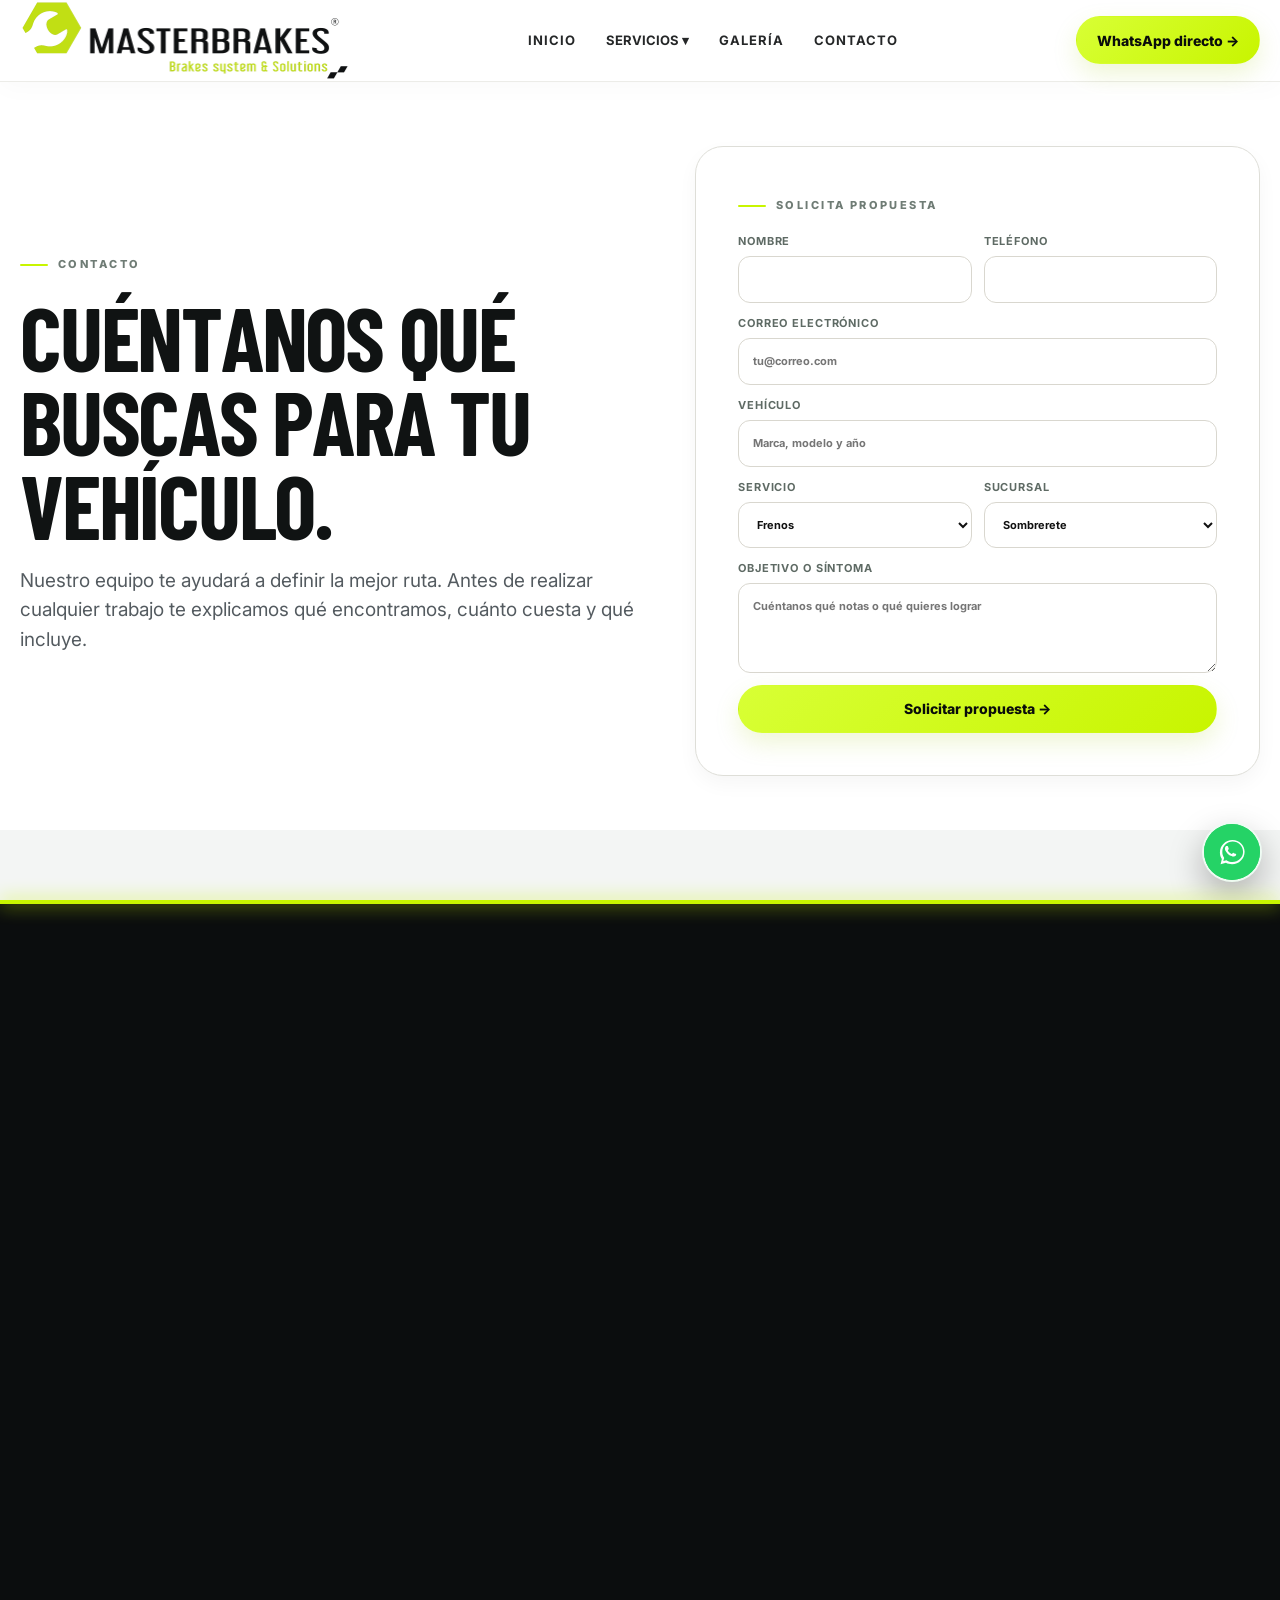
<file: contacto.html>
<!DOCTYPE html>

<html lang="es-MX"><head><meta charset="utf-8"/><meta content="width=device-width,initial-scale=1" name="viewport"/><title>Contacto | MASTERBRAKES</title><meta content="Cotiza tu servicio MASTERBRAKES en Querétaro." name="description"/><link href="favicon.png" rel="icon"/><link href="css/styles.css" rel="stylesheet"/><link href="css/motion.css" rel="stylesheet"/><link rel="canonical" href="https://www.frenosmasterbrakes.com/contacto.html"/><meta property="og:type" content="website"/><meta property="og:locale" content="es_MX"/><meta property="og:site_name" content="MASTERBRAKES"/><meta property="og:title" content="Contacto | MASTERBRAKES"/><meta property="og:description" content="Cotiza tu servicio MASTERBRAKES en Querétaro."/><meta property="og:url" content="https://www.frenosmasterbrakes.com/contacto.html"/><meta property="og:image" content="https://www.frenosmasterbrakes.com/assets/hero-frena-seguro.webp"/><meta name="twitter:card" content="summary_large_image"/><meta name="twitter:title" content="Contacto | MASTERBRAKES"/><meta name="twitter:description" content="Cotiza tu servicio MASTERBRAKES en Querétaro."/><meta name="theme-color" content="#0b0d0e"/><script>try{var mbR=matchMedia('(prefers-reduced-motion: reduce)').matches,mbC=document.documentElement.classList;if(!mbR&&sessionStorage.getItem('mbNav')==='1'){sessionStorage.removeItem('mbNav');mbC.add('mb-arrive')}else if(!mbR&&!sessionStorage.getItem('mbIntro'))mbC.add('mb-intro-on')}catch(e){}</script></head><body class="site-premium"><header class="site-header"><div class="wrap nav-row">
<a class="brand brand-clean" href="index.html" aria-label="MASTERBRAKES inicio"><span class="brand-logo-stack"><img alt="MASTERBRAKES Brakes System &amp; Solutions" class="brand-logo-full brand-logo-dark" src="assets/masterbrakes-logo-dark.png"/><img alt="MASTERBRAKES Brakes System &amp; Solutions" class="brand-logo-full brand-logo-light" src="assets/masterbrakes-logo-light.png"/></span></a>
<nav aria-label="Navegación principal" class="nav-links">
<a href="index.html">Inicio</a>
<div class="nav-dropdown"><button class="drop-btn" type="button">SERVICIOS ▾</button><div class="dropdown-panel">
<a href="frenos.html"><b>Frenos</b><small>Diagnóstico, seguridad y respuesta.</small></a>
<a href="frenos-custom.html"><b>Frenos Custom</b><small>Configuraciones premium y performance.</small></a>
<a href="afinacion.html"><b>Afinación</b><small>Mantenimiento preventivo.</small></a>
<a href="suspension.html"><b>Suspensión</b><small>Control y estabilidad.</small></a>
<a href="clutch.html"><b>Clutch</b><small>Precisión y transferencia.</small></a>
<a href="otros-servicios.html"><b>Otros servicios</b><small>Diagnóstico y mantenimiento general.</small></a>
</div></div>
<a href="https://galeria-masterbrakers-kappa.vercel.app/" rel="noopener" target="_blank">Galería</a><a href="contacto.html">Contacto</a>
</nav>
<a class="btn btn-gold desktop-cta js-branch-contact" data-service="información general" href="#">WhatsApp directo →</a>
<button aria-label="Abrir menú" class="burger" id="burger"><span></span><span></span><span></span></button>
</div></header>
<div class="mobile-menu" id="mobileMenu"><span class="mobile-title">MASTERBRAKES · Brakes System &amp; Solutions</span><button aria-label="Cerrar" class="mobile-close" id="mobileClose">×</button>
<a href="index.html">Inicio</a><a href="frenos.html">Frenos</a><a href="frenos-custom.html">Frenos Custom</a><a href="afinacion.html">Afinación</a><a href="suspension.html">Suspensión</a><a href="clutch.html">Clutch</a><a href="otros-servicios.html">Otros servicios</a><a href="https://galeria-masterbrakers-kappa.vercel.app/" rel="noopener" target="_blank">Galería</a><a href="contacto.html">Contacto</a>
</div><main>
<section class="service-hero dot-bg"><div class="wrap"><div class="service-hero-grid"><div><span class="eyebrow">Contacto</span><h1>Cuéntanos qué buscas para tu vehículo.</h1><p class="lead">Nuestro equipo te ayudará a definir la mejor ruta. Antes de realizar cualquier trabajo te explicamos qué encontramos, cuánto cuesta y qué incluye.</p></div><div class="quote-card"><span class="eyebrow">Solicita propuesta</span><form class="quote-form" id="quoteForm" style="margin-top:18px"><label>Nombre<input name="name" required=""/></label><label>Teléfono<input name="phone" required=""/></label><label class="full">Correo electrónico<input name="email" placeholder="tu@correo.com" type="email"/></label><label class="full">Vehículo<input name="vehicle" placeholder="Marca, modelo y año" required=""/></label><label>Servicio<select id="serviceSelect" name="service"><option>Frenos</option><option>Frenos Custom</option><option>Afinación</option><option>Suspensión</option><option>Clutch</option><option>Otros servicios</option></select></label><label>Sucursal<select name="branch"><option selected="">Sombrerete</option><option>Pie de la Cuesta</option></select></label><label class="full">Objetivo o síntoma<textarea name="detail" placeholder="Cuéntanos qué notas o qué quieres lograr"></textarea></label><button class="btn btn-gold submit" type="submit">Solicitar propuesta →</button></form></div></div></div></section>
<section class="mission"><div class="wrap"><div class="section-head"><div><span class="eyebrow">Qué sigue</span><h2 class="section-title">Una conversación clara desde el principio.</h2></div></div><div class="process-grid"><article class="process-card"><span>01</span><h3>Nos escribes</h3><p>Con el auto, el síntoma o el servicio que te interesa.</p></article><article class="process-card"><span>02</span><h3>Te orientamos</h3><p>Definimos qué conviene revisar y en qué sucursal.</p></article><article class="process-card"><span>03</span><h3>Revisamos</h3><p>El diagnóstico confirma qué necesita realmente el vehículo.</p></article><article class="process-card"><span>04</span><h3>Tú autorizas</h3><p>Conoces la propuesta antes de avanzar.</p></article></div></div></section>
</main><footer class="site-footer"><div class="wrap"><div class="footer-grid footer-grid-v7">
<div class="footer-brand"><div class="footer-logo-row footer-logo-row-clean"><img alt="MASTERBRAKES Brakes System &amp; Solutions" class="footer-logo-full" src="assets/masterbrakes-logo-light.png"/></div><p>Frenos y soluciones automotrices con diagnóstico claro, atención profesional y autorización antes de trabajar.</p><a class="footer-gallery-link" href="https://galeria-masterbrakers-kappa.vercel.app/" rel="noopener" target="_blank">Ver galería →</a></div>
<div><h4>Servicios</h4><a href="frenos.html">Frenos</a><a href="frenos-custom.html">Frenos Custom</a><a href="afinacion.html">Afinación</a><a href="suspension.html">Suspensión</a><a href="clutch.html">Clutch</a><a href="otros-servicios.html">Otros servicios</a></div>
<div class="footer-branches"><h4>Sucursales</h4>
<article class="footer-branch"><b>Sombrerete</b><a class="footer-phone" href="tel:+524421868438">442 186 8438</a><a class="footer-location" href="https://share.google/h0KJQbao4Z2PWzfot" rel="noopener" target="_blank">Av. Cerro Sombrerete 1150 · Ver ubicación</a><div class="footer-branch-actions"><a aria-label="Llamar a Sombrerete" href="tel:+524421868438">Llamar</a><a href="https://wa.me/524421868438?text=Hola%20MASTERBRAKES%20PREMIUM,%20quiero%20información%20de%20la%20sucursal%20Sombrerete." rel="noopener" target="_blank">WhatsApp</a><a href="https://share.google/h0KJQbao4Z2PWzfot" rel="noopener" target="_blank">Maps</a></div></article>
<article class="footer-branch"><b>Pie de la Cuesta</b><a class="footer-phone" href="tel:+524428133715">442 813 3715</a><a class="footer-location" href="https://share.google/veyZlv7FVN3zS64Zd" rel="noopener" target="_blank">Av. Pie de la Cuesta 334 · Ver ubicación</a><div class="footer-branch-actions"><a aria-label="Llamar a Pie de la Cuesta" href="tel:+524428133715">Llamar</a><a href="https://wa.me/524428133715?text=Hola%20MASTERBRAKES%20PREMIUM,%20quiero%20información%20de%20la%20sucursal%20Pie%20de%20la%20Cuesta." rel="noopener" target="_blank">WhatsApp</a><a href="https://share.google/veyZlv7FVN3zS64Zd" rel="noopener" target="_blank">Maps</a></div></article>
</div>
<div class="footer-connect"><h4>Conecta</h4><div aria-label="Redes sociales" class="socials">
<a aria-label="Facebook" class="social-facebook" href="https://www.facebook.com/masterbrakes/?locale=es_LA" rel="noopener" target="_blank"><svg aria-hidden="true" viewbox="0 0 24 24"><path d="M13.5 22v-8h2.7l.4-3h-3.1V9.1c0-.9.3-1.6 1.7-1.6h1.5V4.8c-.3 0-1.2-.1-2.2-.1-2.2 0-3.8 1.3-3.8 3.9V11H8v3h2.7v8h2.8z" fill="currentColor"></path></svg></a>
<a aria-label="Instagram" class="social-instagram" href="https://www.instagram.com/masterbrakes.12" rel="noopener" target="_blank"><svg aria-hidden="true" viewbox="0 0 24 24"><path d="M7 2h10a5 5 0 0 1 5 5v10a5 5 0 0 1-5 5H7a5 5 0 0 1-5-5V7a5 5 0 0 1 5-5zm0 2.2A2.8 2.8 0 0 0 4.2 7v10A2.8 2.8 0 0 0 7 19.8h10a2.8 2.8 0 0 0 2.8-2.8V7A2.8 2.8 0 0 0 17 4.2H7zm10.5 1.6a1.1 1.1 0 1 1 0 2.2 1.1 1.1 0 0 1 0-2.2zM12 7a5 5 0 1 1 0 10 5 5 0 0 1 0-10zm0 2.2A2.8 2.8 0 1 0 12 15a2.8 2.8 0 0 0 0-5.6z" fill="currentColor"></path></svg></a>
<a aria-label="TikTok" class="social-tiktok" href="https://www.tiktok.com/@masterbrakes.12" rel="noopener" target="_blank"><svg aria-hidden="true" viewbox="0 0 24 24"><path d="M14.8 3c.3 1.8 1.3 3.3 2.8 4.2 1 .6 2.2.9 3.4.9v2.9c-1.6 0-3.2-.4-4.5-1.1v6.1a5.9 5.9 0 1 1-5.9-5.9c.3 0 .6 0 .9.1V13a3 3 0 1 0 2.4 2.9V3h2.9z" fill="currentColor"></path></svg></a>
<a aria-label="WhatsApp" class="social-whatsapp js-branch-contact" data-service="información general" href="#"><svg aria-hidden="true" viewbox="0 0 32 32"><path d="M19.1 17.3c-.3-.2-1.7-.8-2-.9-.3-.1-.5-.2-.7.2-.2.3-.8.9-1 .9-.2 0-.4 0-.7-.2-2-.9-3.3-2.9-3.4-3.1-.2-.3 0-.5.1-.7.1-.1.3-.3.4-.5.1-.1.2-.3.3-.5.1-.2 0-.4 0-.5s-.7-1.8-.9-2.4c-.2-.5-.5-.4-.7-.4h-.6c-.2 0-.5.1-.7.4-.2.3-1 1-1 2.5s1 2.8 1.2 3c.1.2 2 3.1 4.9 4.3.7.3 1.2.5 1.6.6.7.2 1.3.2 1.8.1.5-.1 1.7-.7 1.9-1.3.2-.6.2-1.1.2-1.2 0-.1-.2-.2-.4-.3z" fill="currentColor"></path><path d="M16 3C8.8 3 3 8.7 3 15.9c0 2.5.7 4.8 2 6.8L3.7 28l5.5-1.3c1.9 1 4.1 1.5 6.3 1.5 7.2 0 13-5.7 13-12.9C28.5 8.7 23.2 3 16 3zm0 22.8c-2.1 0-4.1-.6-5.8-1.6l-.4-.2-3.3.8.9-3.2-.2-.4c-1.1-1.7-1.7-3.7-1.7-5.8 0-5.9 4.8-10.7 10.7-10.7 5.9 0 10.7 4.8 10.7 10.7 0 5.7-5 10.4-10.9 10.4z" fill="currentColor"></path></svg></a>
</div><p class="footer-email"><span>Correo</span><a href="mailto:masterbrakes.12@gmail.com">masterbrakes.12@gmail.com</a></p><p>Querétaro, México</p></div>
</div><div class="footer-bottom"><span>© 2026 MASTERBRAKES Brakes System &amp; Solutions.</span><span>Verde · Negro · Gris · Seguridad · Confianza</span></div></div></footer>
<a aria-label="Enviar WhatsApp a MASTERBRAKES Sombrerete" class="wa-float wa-direct-primary" href="https://wa.me/524421868438?text=Hola%20MASTERBRAKES%2C%20quiero%20informaci%C3%B3n%20y%20cotizar%20en%20la%20sucursal%20Sombrerete." rel="noopener" target="_blank"><svg aria-hidden="true" viewbox="0 0 32 32"><path d="M19.1 17.3c-.3-.2-1.7-.8-2-.9-.3-.1-.5-.2-.7.2-.2.3-.8.9-1 .9-.2 0-.4 0-.7-.2-2-.9-3.3-2.9-3.4-3.1-.2-.3 0-.5.1-.7.1-.1.3-.3.4-.5.1-.1.2-.3.3-.5.1-.2 0-.4 0-.5s-.7-1.8-.9-2.4c-.2-.5-.5-.4-.7-.4h-.6c-.2 0-.5.1-.7.4-.2.3-1 1-1 2.5s1 2.8 1.2 3c.1.2 2 3.1 4.9 4.3.7.3 1.2.5 1.6.6.7.2 1.3.2 1.8.1.5-.1 1.7-.7 1.9-1.3.2-.6.2-1.1.2-1.2 0-.1-.2-.2-.4-.3z" fill="currentColor"></path><path d="M16 3C8.8 3 3 8.7 3 15.9c0 2.5.7 4.8 2 6.8L3.7 28l5.5-1.3c1.9 1 4.1 1.5 6.3 1.5 7.2 0 13-5.7 13-12.9C28.5 8.7 23.2 3 16 3zm0 22.8c-2.1 0-4.1-.6-5.8-1.6l-.4-.2-3.3.8.9-3.2-.2-.4c-1.1-1.7-1.7-3.7-1.7-5.8 0-5.9 4.8-10.7 10.7-10.7 5.9 0 10.7 4.8 10.7 10.7 0 5.7-5 10.4-10.9 10.4z" fill="currentColor"></path></svg></a>
<script src="js/script.js"></script><script src="js/motion.js"></script><script>const params=new URLSearchParams(location.search);const requested=params.get("servicio");const selector=document.getElementById("serviceSelect");if(requested&&selector){for(const option of selector.options){if(option.textContent===requested){selector.value=requested;break;}}}</script></body></html>
</file>
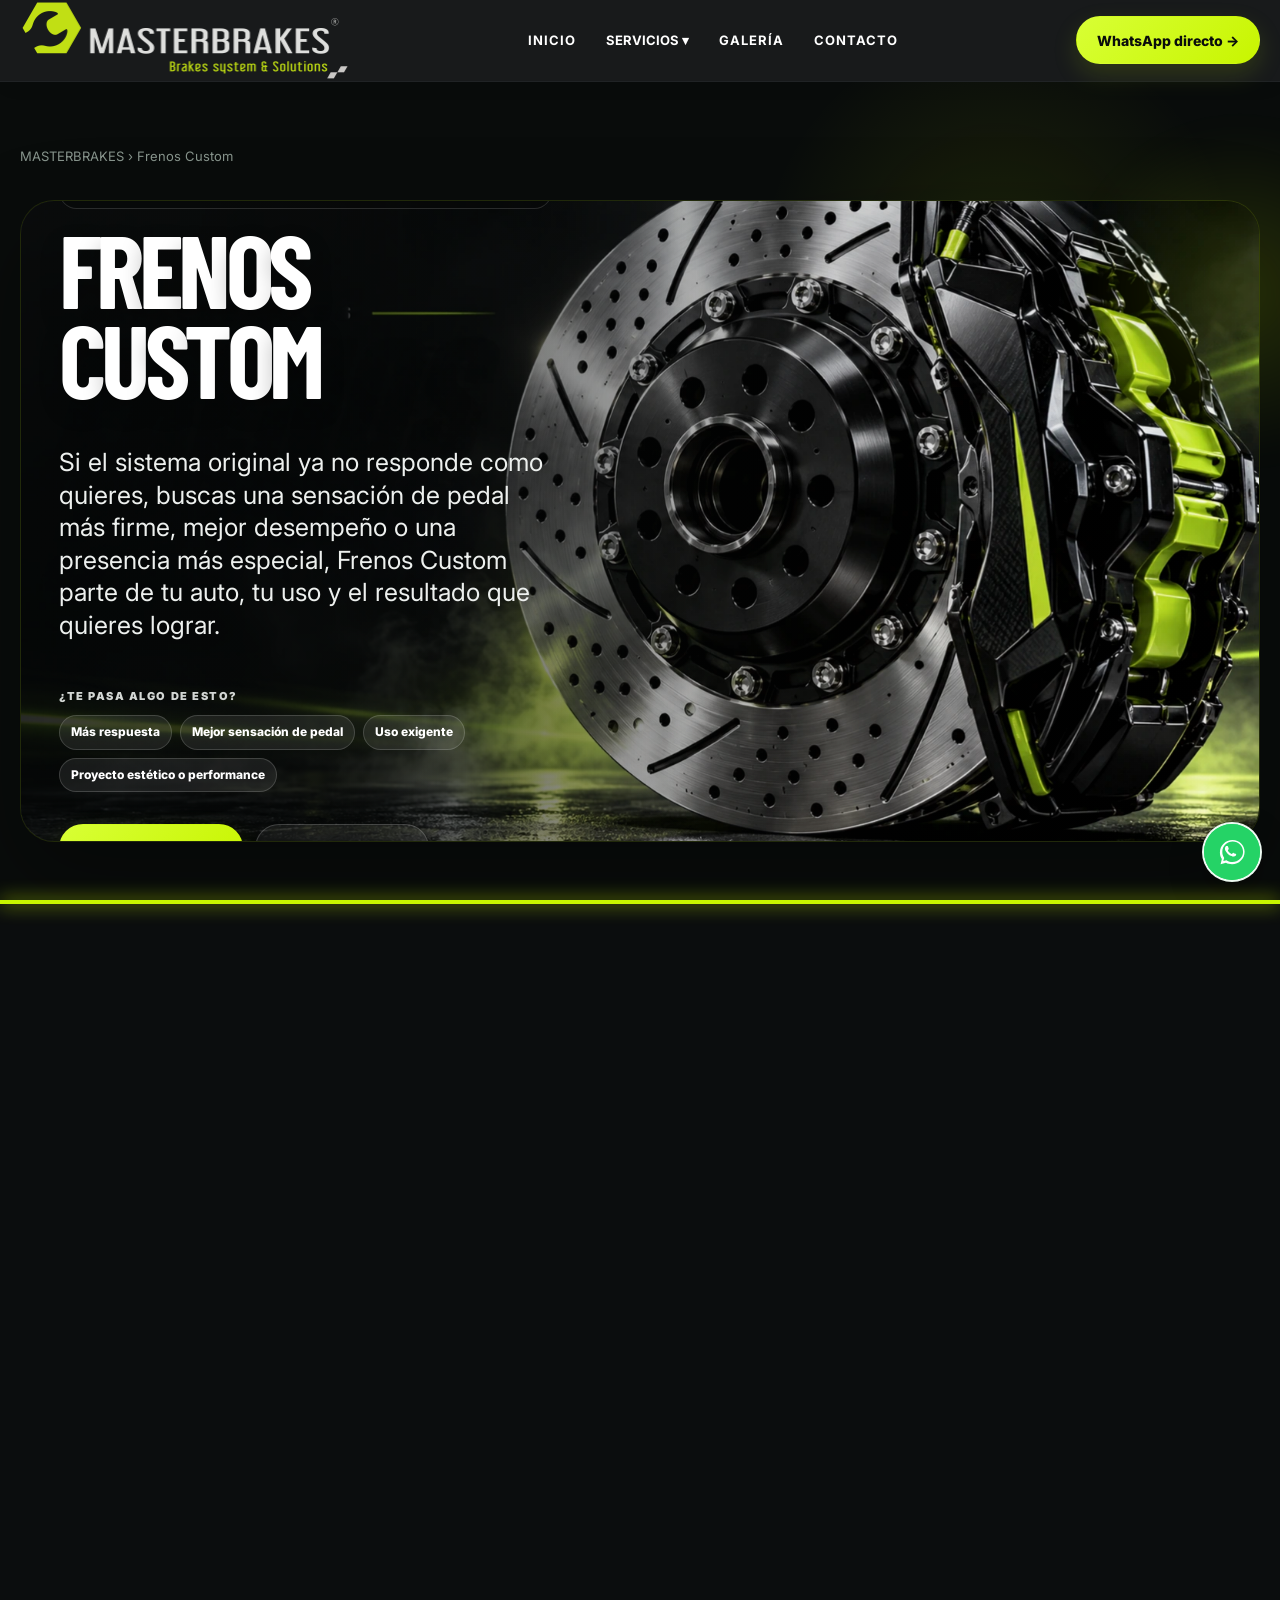
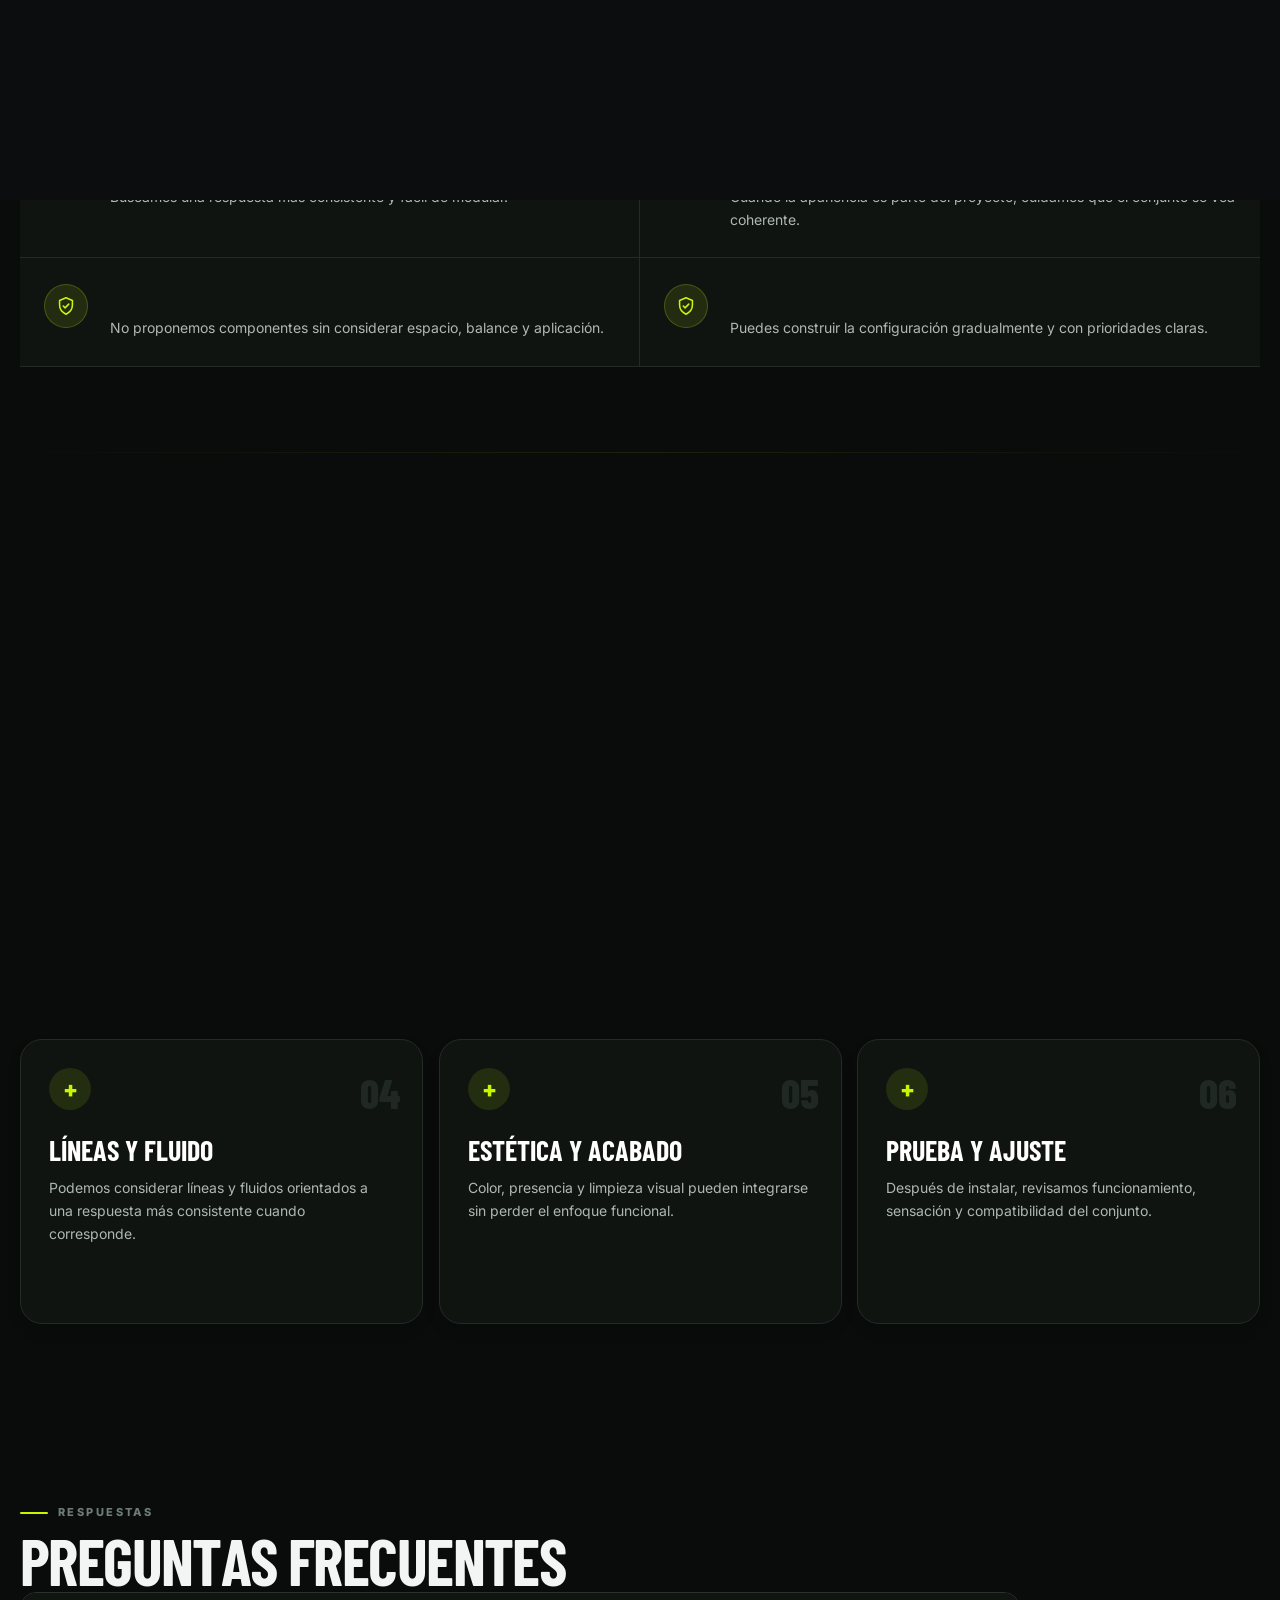
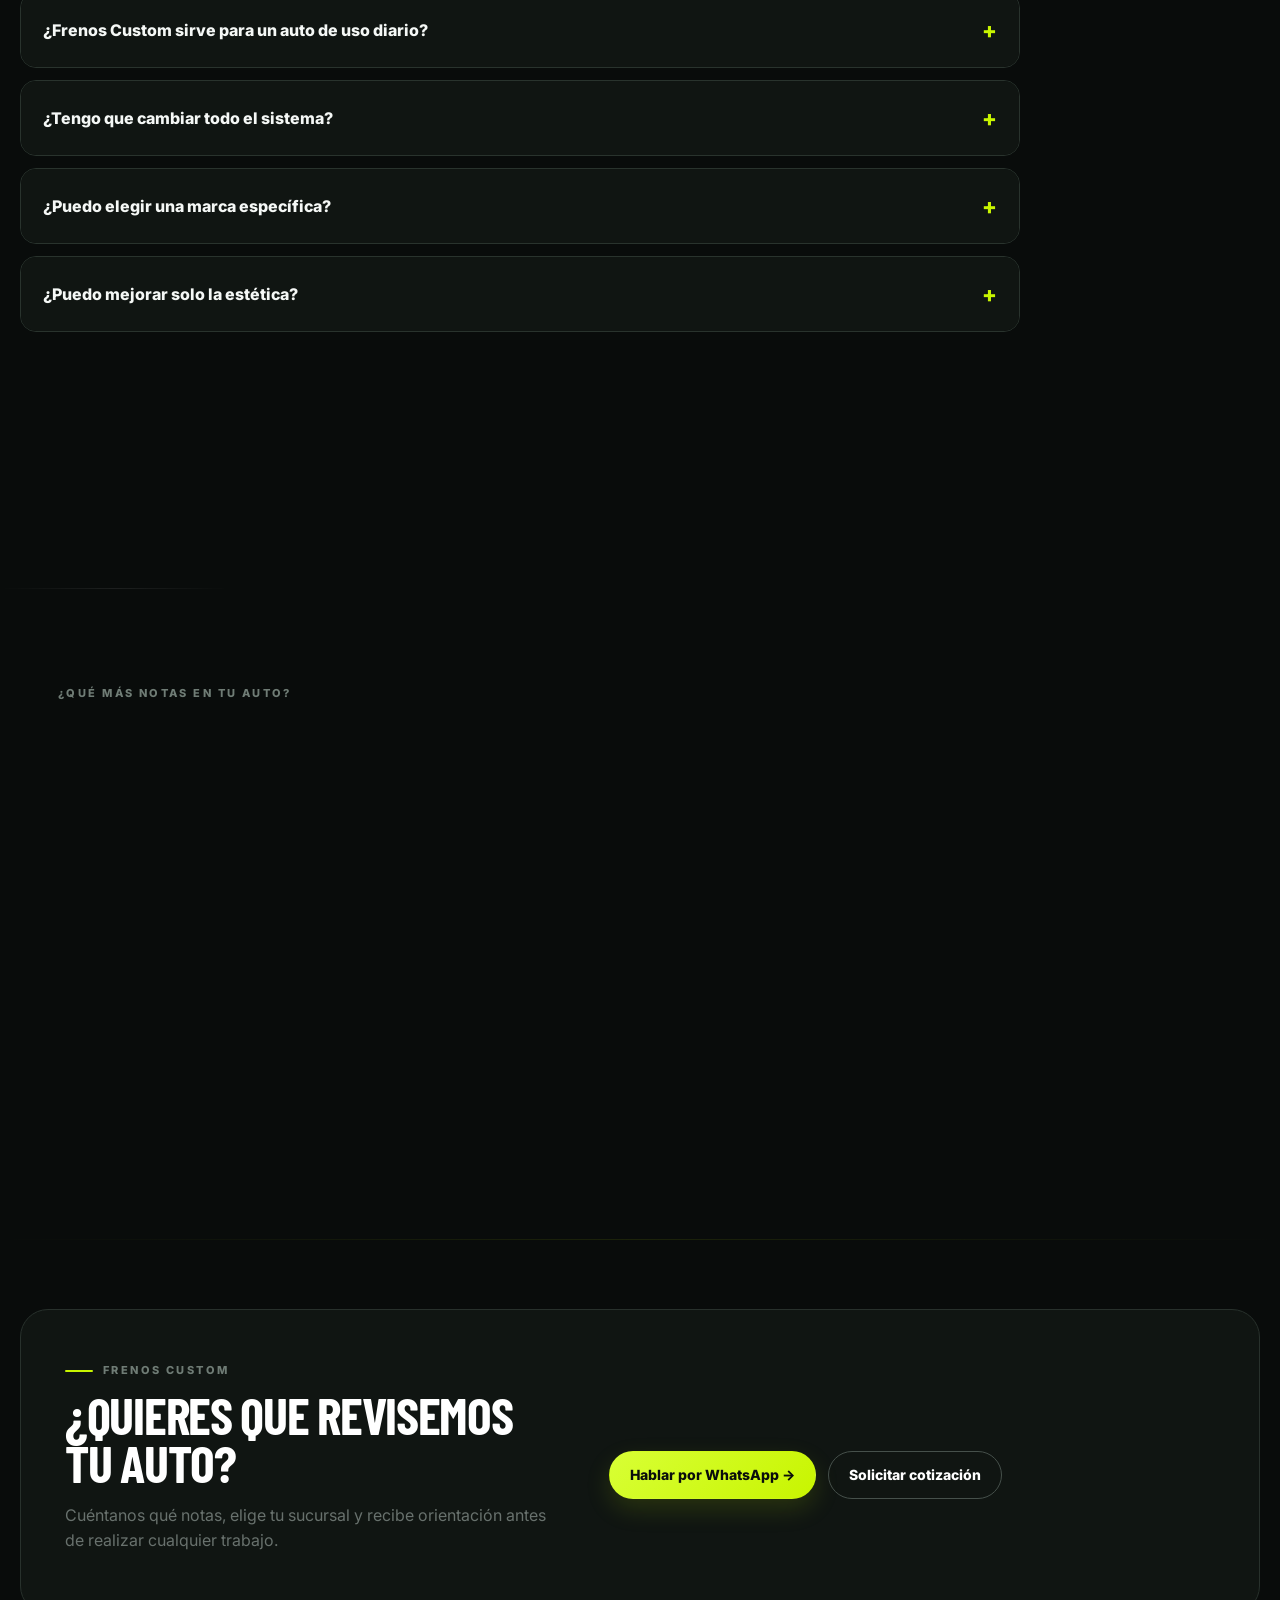
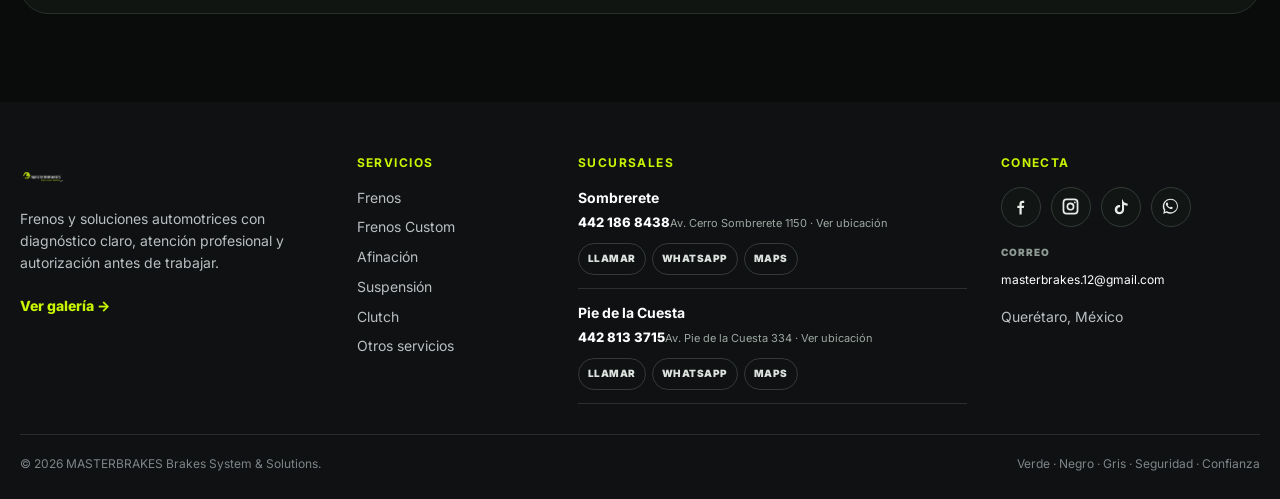
<file: frenos-custom.html>
<!DOCTYPE html>

<html lang="es-MX"><head><meta charset="utf-8"/><meta content="width=device-width,initial-scale=1" name="viewport"/><title>Frenos Custom en Querétaro | MASTERBRAKES</title><meta content="Para quienes buscan una respuesta distinta: más control, mejor sensación de pedal, estética o una configuración orientada a desempeño. Cada proyecto se define según el auto y el uso real." name="description"/><link href="favicon.png" rel="icon"/><link href="css/styles.css" rel="stylesheet"/><link href="css/motion.css" rel="stylesheet"/><link rel="canonical" href="https://www.frenosmasterbrakes.com/frenos-custom.html"/><meta property="og:type" content="website"/><meta property="og:locale" content="es_MX"/><meta property="og:site_name" content="MASTERBRAKES"/><meta property="og:title" content="Frenos Custom en Querétaro | MASTERBRAKES"/><meta property="og:description" content="Para quienes buscan una respuesta distinta: más control, mejor sensación de pedal, estética o una configuración orientada a desempeño. Cada proyecto se define según el auto y el uso real."/><meta property="og:url" content="https://www.frenosmasterbrakes.com/frenos-custom.html"/><meta property="og:image" content="https://www.frenosmasterbrakes.com/assets/hero-frena-seguro.webp"/><meta name="twitter:card" content="summary_large_image"/><meta name="twitter:title" content="Frenos Custom en Querétaro | MASTERBRAKES"/><meta name="twitter:description" content="Para quienes buscan una respuesta distinta: más control, mejor sensación de pedal, estética o una configuración orientada a desempeño. Cada proyecto se define según el auto y el uso real."/><meta name="theme-color" content="#0b0d0e"/><script>try{var mbR=matchMedia('(prefers-reduced-motion: reduce)').matches,mbC=document.documentElement.classList;if(!mbR&&sessionStorage.getItem('mbNav')==='1'){sessionStorage.removeItem('mbNav');mbC.add('mb-arrive')}else if(!mbR&&!sessionStorage.getItem('mbIntro'))mbC.add('mb-intro-on')}catch(e){}</script></head><body class="custom-page site-premium"><header class="site-header"><div class="wrap nav-row">
<a class="brand brand-clean" href="index.html" aria-label="MASTERBRAKES inicio"><span class="brand-logo-stack"><img alt="MASTERBRAKES Brakes System &amp; Solutions" class="brand-logo-full brand-logo-dark" src="assets/masterbrakes-logo-dark.png"/><img alt="MASTERBRAKES Brakes System &amp; Solutions" class="brand-logo-full brand-logo-light" src="assets/masterbrakes-logo-light.png"/></span></a>
<nav aria-label="Navegación principal" class="nav-links">
<a href="index.html">Inicio</a>
<div class="nav-dropdown"><button class="drop-btn" type="button">SERVICIOS ▾</button><div class="dropdown-panel">
<a href="frenos.html"><b>Frenos</b><small>Diagnóstico, seguridad y respuesta.</small></a>
<a href="frenos-custom.html"><b>Frenos Custom</b><small>Configuraciones premium y performance.</small></a>
<a href="afinacion.html"><b>Afinación</b><small>Mantenimiento preventivo.</small></a>
<a href="suspension.html"><b>Suspensión</b><small>Control y estabilidad.</small></a>
<a href="clutch.html"><b>Clutch</b><small>Precisión y transferencia.</small></a>
<a href="otros-servicios.html"><b>Otros servicios</b><small>Diagnóstico y mantenimiento general.</small></a>
</div></div>
<a href="https://galeria-masterbrakers-kappa.vercel.app/" rel="noopener" target="_blank">Galería</a><a href="contacto.html">Contacto</a>
</nav>
<a class="btn btn-gold desktop-cta js-branch-contact" data-service="información general" href="#">WhatsApp directo →</a>
<button aria-label="Abrir menú" class="burger" id="burger"><span></span><span></span><span></span></button>
</div></header>
<div class="mobile-menu" id="mobileMenu"><span class="mobile-title">MASTERBRAKES · Brakes System &amp; Solutions</span><button aria-label="Cerrar" class="mobile-close" id="mobileClose">×</button>
<a href="index.html">Inicio</a><a href="frenos.html">Frenos</a><a href="frenos-custom.html">Frenos Custom</a><a href="afinacion.html">Afinación</a><a href="suspension.html">Suspensión</a><a href="clutch.html">Clutch</a><a href="otros-servicios.html">Otros servicios</a><a href="https://galeria-masterbrakers-kappa.vercel.app/" rel="noopener" target="_blank">Galería</a><a href="contacto.html">Contacto</a>
</div><main>
<section class="service-hero service-hero-deep dot-bg service-hero-dark service-hero-horizontal-custom"><div class="wrap"><div class="crumbs"><a href="index.html">MASTERBRAKES</a> › Frenos Custom</div><figure class="custom-cover-hero reveal"><img alt="Disco perforado y cáliper de alto desempeño MASTERBRAKES" src="assets/masterbrakes-frenos-custom-horizontal.webp"/><div class="custom-cover-overlay"></div><div class="custom-cover-content custom-hero-copy"><span class="service-badge custom-fade-item"><i></i>Performance · Configuración personalizada</span><h1 class="custom-fade-item custom-fade-item-title">Frenos Custom</h1><p class="lead custom-fade-item">Si el sistema original ya no responde como quieres, buscas una sensación de pedal más firme, mejor desempeño o una presencia más especial, Frenos Custom parte de tu auto, tu uso y el resultado que quieres lograr.</p><div class="hero-problem custom-fade-item"><small>¿Te pasa algo de esto?</small><div class="hero-problem-chips"><span>Más respuesta</span><span>Mejor sensación de pedal</span><span>Uso exigente</span><span>Proyecto estético o performance</span></div></div><div class="hero-actions custom-fade-item"><a class="btn btn-gold js-branch-contact" data-service="Frenos Custom" href="#">WhatsApp directo →</a><a class="btn btn-outline" href="contacto.html?servicio=Frenos%20Custom">Solicitar cotización</a></div></div></figure></div></section>
<section class="deep-detail section-animate" id="detalle"><div class="wrap deep-detail-grid"><div class="deep-detail-title reveal section-head-pro"><span class="eyebrow">Detalle</span><h2>Una configuración hecha para tu auto</h2></div><div class="deep-detail-copy reveal custom-text-block"><p>Frenos Custom no significa poner piezas grandes por ponerlas. Significa entender qué quieres lograr, cómo usas el auto y qué cambios realmente tienen sentido para esa plataforma.</p><p>Podemos trabajar desde una mejora progresiva —componentes de mayor desempeño, fluido, líneas o discos— hasta configuraciones más completas. La compatibilidad, balance y seguridad del sistema son prioridad en cada etapa.</p><p>Antes de comprar o instalar, definimos objetivo, presupuesto y nivel de uso: calle, manejo entusiasta, estética, viajes, proyecto especial o aplicaciones de mayor exigencia.</p></div></div></section>
<section class="benefits-section section-animate"><div class="wrap"><div class="section-head reveal section-head-pro"><div><span class="eyebrow">Por qué importa</span><h2 class="section-title">Beneficios</h2></div><p>Qué aporta un proyecto Custom bien definido</p></div><div class="benefit-list reveal custom-benefit-list reveal-stagger"><article class="benefit-row"><span class="detail-icon premium-icon"><svg aria-hidden="true" viewbox="0 0 24 24"><path d="M12 3 5 6v5c0 4.8 2.9 8 7 10 4.1-2 7-5.2 7-10V6z"></path><path d="m9 12 2 2 4-4"></path></svg></span><div><h3>Configuración a medida</h3><p>La recomendación parte del auto, uso, objetivo y presupuesto.</p></div></article><article class="benefit-row"><span class="detail-icon premium-icon"><svg aria-hidden="true" viewbox="0 0 24 24"><path d="M12 3 5 6v5c0 4.8 2.9 8 7 10 4.1-2 7-5.2 7-10V6z"></path><path d="m9 12 2 2 4-4"></path></svg></span><div><h3>Mejor manejo térmico</h3><p>Las opciones de desempeño pueden ayudar a mantener respuesta más estable bajo uso exigente.</p></div></article><article class="benefit-row"><span class="detail-icon premium-icon"><svg aria-hidden="true" viewbox="0 0 24 24"><path d="M12 3 5 6v5c0 4.8 2.9 8 7 10 4.1-2 7-5.2 7-10V6z"></path><path d="m9 12 2 2 4-4"></path></svg></span><div><h3>Sensación más precisa</h3><p>Buscamos una respuesta más consistente y fácil de modular.</p></div></article><article class="benefit-row"><span class="detail-icon premium-icon"><svg aria-hidden="true" viewbox="0 0 24 24"><path d="M12 3 5 6v5c0 4.8 2.9 8 7 10 4.1-2 7-5.2 7-10V6z"></path><path d="m9 12 2 2 4-4"></path></svg></span><div><h3>Estética integrada</h3><p>Cuando la apariencia es parte del proyecto, cuidamos que el conjunto se vea coherente.</p></div></article><article class="benefit-row"><span class="detail-icon premium-icon"><svg aria-hidden="true" viewbox="0 0 24 24"><path d="M12 3 5 6v5c0 4.8 2.9 8 7 10 4.1-2 7-5.2 7-10V6z"></path><path d="m9 12 2 2 4-4"></path></svg></span><div><h3>Compatibilidad primero</h3><p>No proponemos componentes sin considerar espacio, balance y aplicación.</p></div></article><article class="benefit-row"><span class="detail-icon premium-icon"><svg aria-hidden="true" viewbox="0 0 24 24"><path d="M12 3 5 6v5c0 4.8 2.9 8 7 10 4.1-2 7-5.2 7-10V6z"></path><path d="m9 12 2 2 4-4"></path></svg></span><div><h3>Proyecto por etapas</h3><p>Puedes construir la configuración gradualmente y con prioridades claras.</p></div></article></div></div></section>
<section class="included-section section-animate"><div class="wrap"><div class="section-head reveal section-head-pro"><div><span class="eyebrow">Servicios incluidos</span><h2 class="section-title">Qué podemos desarrollar dentro de Frenos Custom</h2></div><p>Cada proyecto es distinto. Estas son algunas de las áreas que se pueden evaluar y configurar dependiendo de tu vehículo y objetivo.</p></div><div class="included-grid reveal"><article class="included-card"><span class="included-num">01</span><div class="included-icon">+</div><h3>Diagnóstico del proyecto</h3><p>Definimos qué quieres mejorar y qué limitaciones tiene la configuración actual.</p></article><article class="included-card"><span class="included-num">02</span><div class="included-icon">+</div><h3>Componentes de fricción</h3><p>Seleccionamos opciones de balatas y discos de acuerdo con temperatura, uso y respuesta buscada.</p></article><article class="included-card"><span class="included-num">03</span><div class="included-icon">+</div><h3>Calipers y kits</h3><p>Evaluamos soluciones de mayor capacidad cuando la plataforma y el objetivo lo justifican.</p></article><article class="included-card"><span class="included-num">04</span><div class="included-icon">+</div><h3>Líneas y fluido</h3><p>Podemos considerar líneas y fluidos orientados a una respuesta más consistente cuando corresponde.</p></article><article class="included-card"><span class="included-num">05</span><div class="included-icon">+</div><h3>Estética y acabado</h3><p>Color, presencia y limpieza visual pueden integrarse sin perder el enfoque funcional.</p></article><article class="included-card"><span class="included-num">06</span><div class="included-icon">+</div><h3>Prueba y ajuste</h3><p>Después de instalar, revisamos funcionamiento, sensación y compatibilidad del conjunto.</p></article></div></div></section>
<section class="faq faq-deep"><div class="wrap"><span class="eyebrow">Respuestas</span><h2 class="section-title">Preguntas frecuentes</h2><div class="faq-list reveal"><div class="faq-item"><button class="faq-q" type="button"><span>¿Frenos Custom sirve para un auto de uso diario?</span><span>+</span></button><div class="faq-a">Sí, siempre que la configuración se diseñe para uso diario. No todas las soluciones de pista tienen sentido en calle.</div></div><div class="faq-item"><button class="faq-q" type="button"><span>¿Tengo que cambiar todo el sistema?</span><span>+</span></button><div class="faq-a">No. Muchas mejoras se pueden hacer por etapas y priorizar primero lo que aporta más valor.</div></div><div class="faq-item"><button class="faq-q" type="button"><span>¿Puedo elegir una marca específica?</span><span>+</span></button><div class="faq-a">Podemos revisar disponibilidad, compatibilidad y objetivo. No recomendamos una marca solo por nombre; debe funcionar correctamente en tu aplicación.</div></div><div class="faq-item"><button class="faq-q" type="button"><span>¿Puedo mejorar solo la estética?</span><span>+</span></button><div class="faq-a">Sí, pero cualquier modificación debe respetar seguridad, funcionamiento y compatibilidad.</div></div><div class="faq-item"><button class="faq-q" type="button"><span>¿Un sistema más grande siempre frena mejor?</span><span>+</span></button><div class="faq-a">No necesariamente. El desempeño depende del balance completo: neumáticos, peso, temperatura, compuesto, discos, hidráulica y calibración.</div></div><div class="faq-item"><button class="faq-q" type="button"><span>¿Me ayudan a definir el proyecto?</span><span>+</span></button><div class="faq-a">Sí. Esa es precisamente la primera etapa: entender el objetivo y plantear una ruta realista.</div></div></div></div></section>
<section class="related-section section-animate"><div class="wrap"><span class="eyebrow">¿Qué más notas en tu auto?</span><div class="section-head reveal section-head-pro"><div><h2 class="section-title">También te puede interesar</h2></div><p>Elige por el problema que sientes. Cada servicio te explica qué puede estar pasando y para qué sirve la revisión.</p></div><div class="related-grid reveal"><a class="related-card" href="frenos.html"><span class="related-arrow">↗</span><span class="related-kicker">¿Buscas recuperar seguridad antes de modificar?</span><h3>Frenos</h3><p>Primero revisamos el sistema base para asegurar que el frenado funcione correctamente.</p><b>Ver detalle →</b></a><a class="related-card" href="suspension.html"><span class="related-arrow">↗</span><span class="related-kicker">¿Quieres más control además de más frenado?</span><h3>Suspensión</h3><p>Una suspensión sana ayuda a que el vehículo mantenga contacto y estabilidad al exigirlo.</p><b>Ver detalle →</b></a><a class="related-card" href="https://galeria-masterbrakers-kappa.vercel.app/" rel="noopener" target="_blank"><span class="related-arrow">↗</span><span class="related-kicker">¿Quieres ver trabajos reales?</span><h3>Galería</h3><p>Conoce proyectos, autos y configuraciones realizadas por MASTERBRAKES.</p><b>Ver galería →</b></a></div></div></section>
<section class="quote-section service-final-cta section-animate"><div class="wrap"><div class="quote-panel"><div><span class="eyebrow">Frenos Custom</span><h2>¿Quieres que revisemos tu auto?</h2><p class="muted">Cuéntanos qué notas, elige tu sucursal y recibe orientación antes de realizar cualquier trabajo.</p></div><div class="hero-actions"><a class="btn btn-gold js-branch-contact" data-service="Frenos Custom" href="#">Hablar por WhatsApp →</a><a class="btn btn-outline" href="contacto.html?servicio=Frenos%20Custom">Solicitar cotización</a></div></div></div></section>
</main><footer class="site-footer"><div class="wrap"><div class="footer-grid footer-grid-v7">
<div class="footer-brand"><div class="footer-logo-row footer-logo-row-clean"><img alt="MASTERBRAKES Brakes System &amp; Solutions" class="footer-logo-full" src="assets/masterbrakes-logo-light.png"/></div><p>Frenos y soluciones automotrices con diagnóstico claro, atención profesional y autorización antes de trabajar.</p><a class="footer-gallery-link" href="https://galeria-masterbrakers-kappa.vercel.app/" rel="noopener" target="_blank">Ver galería →</a></div>
<div><h4>Servicios</h4><a href="frenos.html">Frenos</a><a href="frenos-custom.html">Frenos Custom</a><a href="afinacion.html">Afinación</a><a href="suspension.html">Suspensión</a><a href="clutch.html">Clutch</a><a href="otros-servicios.html">Otros servicios</a></div>
<div class="footer-branches"><h4>Sucursales</h4>
<article class="footer-branch"><b>Sombrerete</b><a class="footer-phone" href="tel:+524421868438">442 186 8438</a><a class="footer-location" href="https://share.google/h0KJQbao4Z2PWzfot" rel="noopener" target="_blank">Av. Cerro Sombrerete 1150 · Ver ubicación</a><div class="footer-branch-actions"><a aria-label="Llamar a Sombrerete" href="tel:+524421868438">Llamar</a><a href="https://wa.me/524421868438?text=Hola%20MASTERBRAKES%20PREMIUM,%20quiero%20información%20de%20la%20sucursal%20Sombrerete." rel="noopener" target="_blank">WhatsApp</a><a href="https://share.google/h0KJQbao4Z2PWzfot" rel="noopener" target="_blank">Maps</a></div></article>
<article class="footer-branch"><b>Pie de la Cuesta</b><a class="footer-phone" href="tel:+524428133715">442 813 3715</a><a class="footer-location" href="https://share.google/veyZlv7FVN3zS64Zd" rel="noopener" target="_blank">Av. Pie de la Cuesta 334 · Ver ubicación</a><div class="footer-branch-actions"><a aria-label="Llamar a Pie de la Cuesta" href="tel:+524428133715">Llamar</a><a href="https://wa.me/524428133715?text=Hola%20MASTERBRAKES%20PREMIUM,%20quiero%20información%20de%20la%20sucursal%20Pie%20de%20la%20Cuesta." rel="noopener" target="_blank">WhatsApp</a><a href="https://share.google/veyZlv7FVN3zS64Zd" rel="noopener" target="_blank">Maps</a></div></article>
</div>
<div class="footer-connect"><h4>Conecta</h4><div aria-label="Redes sociales" class="socials">
<a aria-label="Facebook" class="social-facebook" href="https://www.facebook.com/masterbrakes/?locale=es_LA" rel="noopener" target="_blank"><svg aria-hidden="true" viewbox="0 0 24 24"><path d="M13.5 22v-8h2.7l.4-3h-3.1V9.1c0-.9.3-1.6 1.7-1.6h1.5V4.8c-.3 0-1.2-.1-2.2-.1-2.2 0-3.8 1.3-3.8 3.9V11H8v3h2.7v8h2.8z" fill="currentColor"></path></svg></a>
<a aria-label="Instagram" class="social-instagram" href="https://www.instagram.com/masterbrakes.12" rel="noopener" target="_blank"><svg aria-hidden="true" viewbox="0 0 24 24"><path d="M7 2h10a5 5 0 0 1 5 5v10a5 5 0 0 1-5 5H7a5 5 0 0 1-5-5V7a5 5 0 0 1 5-5zm0 2.2A2.8 2.8 0 0 0 4.2 7v10A2.8 2.8 0 0 0 7 19.8h10a2.8 2.8 0 0 0 2.8-2.8V7A2.8 2.8 0 0 0 17 4.2H7zm10.5 1.6a1.1 1.1 0 1 1 0 2.2 1.1 1.1 0 0 1 0-2.2zM12 7a5 5 0 1 1 0 10 5 5 0 0 1 0-10zm0 2.2A2.8 2.8 0 1 0 12 15a2.8 2.8 0 0 0 0-5.6z" fill="currentColor"></path></svg></a>
<a aria-label="TikTok" class="social-tiktok" href="https://www.tiktok.com/@masterbrakes.12" rel="noopener" target="_blank"><svg aria-hidden="true" viewbox="0 0 24 24"><path d="M14.8 3c.3 1.8 1.3 3.3 2.8 4.2 1 .6 2.2.9 3.4.9v2.9c-1.6 0-3.2-.4-4.5-1.1v6.1a5.9 5.9 0 1 1-5.9-5.9c.3 0 .6 0 .9.1V13a3 3 0 1 0 2.4 2.9V3h2.9z" fill="currentColor"></path></svg></a>
<a aria-label="WhatsApp" class="social-whatsapp js-branch-contact" data-service="información general" href="#"><svg aria-hidden="true" viewbox="0 0 32 32"><path d="M19.1 17.3c-.3-.2-1.7-.8-2-.9-.3-.1-.5-.2-.7.2-.2.3-.8.9-1 .9-.2 0-.4 0-.7-.2-2-.9-3.3-2.9-3.4-3.1-.2-.3 0-.5.1-.7.1-.1.3-.3.4-.5.1-.1.2-.3.3-.5.1-.2 0-.4 0-.5s-.7-1.8-.9-2.4c-.2-.5-.5-.4-.7-.4h-.6c-.2 0-.5.1-.7.4-.2.3-1 1-1 2.5s1 2.8 1.2 3c.1.2 2 3.1 4.9 4.3.7.3 1.2.5 1.6.6.7.2 1.3.2 1.8.1.5-.1 1.7-.7 1.9-1.3.2-.6.2-1.1.2-1.2 0-.1-.2-.2-.4-.3z" fill="currentColor"></path><path d="M16 3C8.8 3 3 8.7 3 15.9c0 2.5.7 4.8 2 6.8L3.7 28l5.5-1.3c1.9 1 4.1 1.5 6.3 1.5 7.2 0 13-5.7 13-12.9C28.5 8.7 23.2 3 16 3zm0 22.8c-2.1 0-4.1-.6-5.8-1.6l-.4-.2-3.3.8.9-3.2-.2-.4c-1.1-1.7-1.7-3.7-1.7-5.8 0-5.9 4.8-10.7 10.7-10.7 5.9 0 10.7 4.8 10.7 10.7 0 5.7-5 10.4-10.9 10.4z" fill="currentColor"></path></svg></a>
</div><p class="footer-email"><span>Correo</span><a href="mailto:masterbrakes.12@gmail.com">masterbrakes.12@gmail.com</a></p><p>Querétaro, México</p></div>
</div><div class="footer-bottom"><span>© 2026 MASTERBRAKES Brakes System &amp; Solutions.</span><span>Verde · Negro · Gris · Seguridad · Confianza</span></div></div></footer>
<a aria-label="Enviar WhatsApp a MASTERBRAKES Sombrerete" class="wa-float wa-direct-primary" href="https://wa.me/524421868438?text=Hola%20MASTERBRAKES%2C%20quiero%20informaci%C3%B3n%20y%20cotizar%20en%20la%20sucursal%20Sombrerete." rel="noopener" target="_blank"><svg aria-hidden="true" viewbox="0 0 32 32"><path d="M19.1 17.3c-.3-.2-1.7-.8-2-.9-.3-.1-.5-.2-.7.2-.2.3-.8.9-1 .9-.2 0-.4 0-.7-.2-2-.9-3.3-2.9-3.4-3.1-.2-.3 0-.5.1-.7.1-.1.3-.3.4-.5.1-.1.2-.3.3-.5.1-.2 0-.4 0-.5s-.7-1.8-.9-2.4c-.2-.5-.5-.4-.7-.4h-.6c-.2 0-.5.1-.7.4-.2.3-1 1-1 2.5s1 2.8 1.2 3c.1.2 2 3.1 4.9 4.3.7.3 1.2.5 1.6.6.7.2 1.3.2 1.8.1.5-.1 1.7-.7 1.9-1.3.2-.6.2-1.1.2-1.2 0-.1-.2-.2-.4-.3z" fill="currentColor"></path><path d="M16 3C8.8 3 3 8.7 3 15.9c0 2.5.7 4.8 2 6.8L3.7 28l5.5-1.3c1.9 1 4.1 1.5 6.3 1.5 7.2 0 13-5.7 13-12.9C28.5 8.7 23.2 3 16 3zm0 22.8c-2.1 0-4.1-.6-5.8-1.6l-.4-.2-3.3.8.9-3.2-.2-.4c-1.1-1.7-1.7-3.7-1.7-5.8 0-5.9 4.8-10.7 10.7-10.7 5.9 0 10.7 4.8 10.7 10.7 0 5.7-5 10.4-10.9 10.4z" fill="currentColor"></path></svg></a>
<script src="js/script.js"></script><script src="js/motion.js"></script></body></html>
</file>
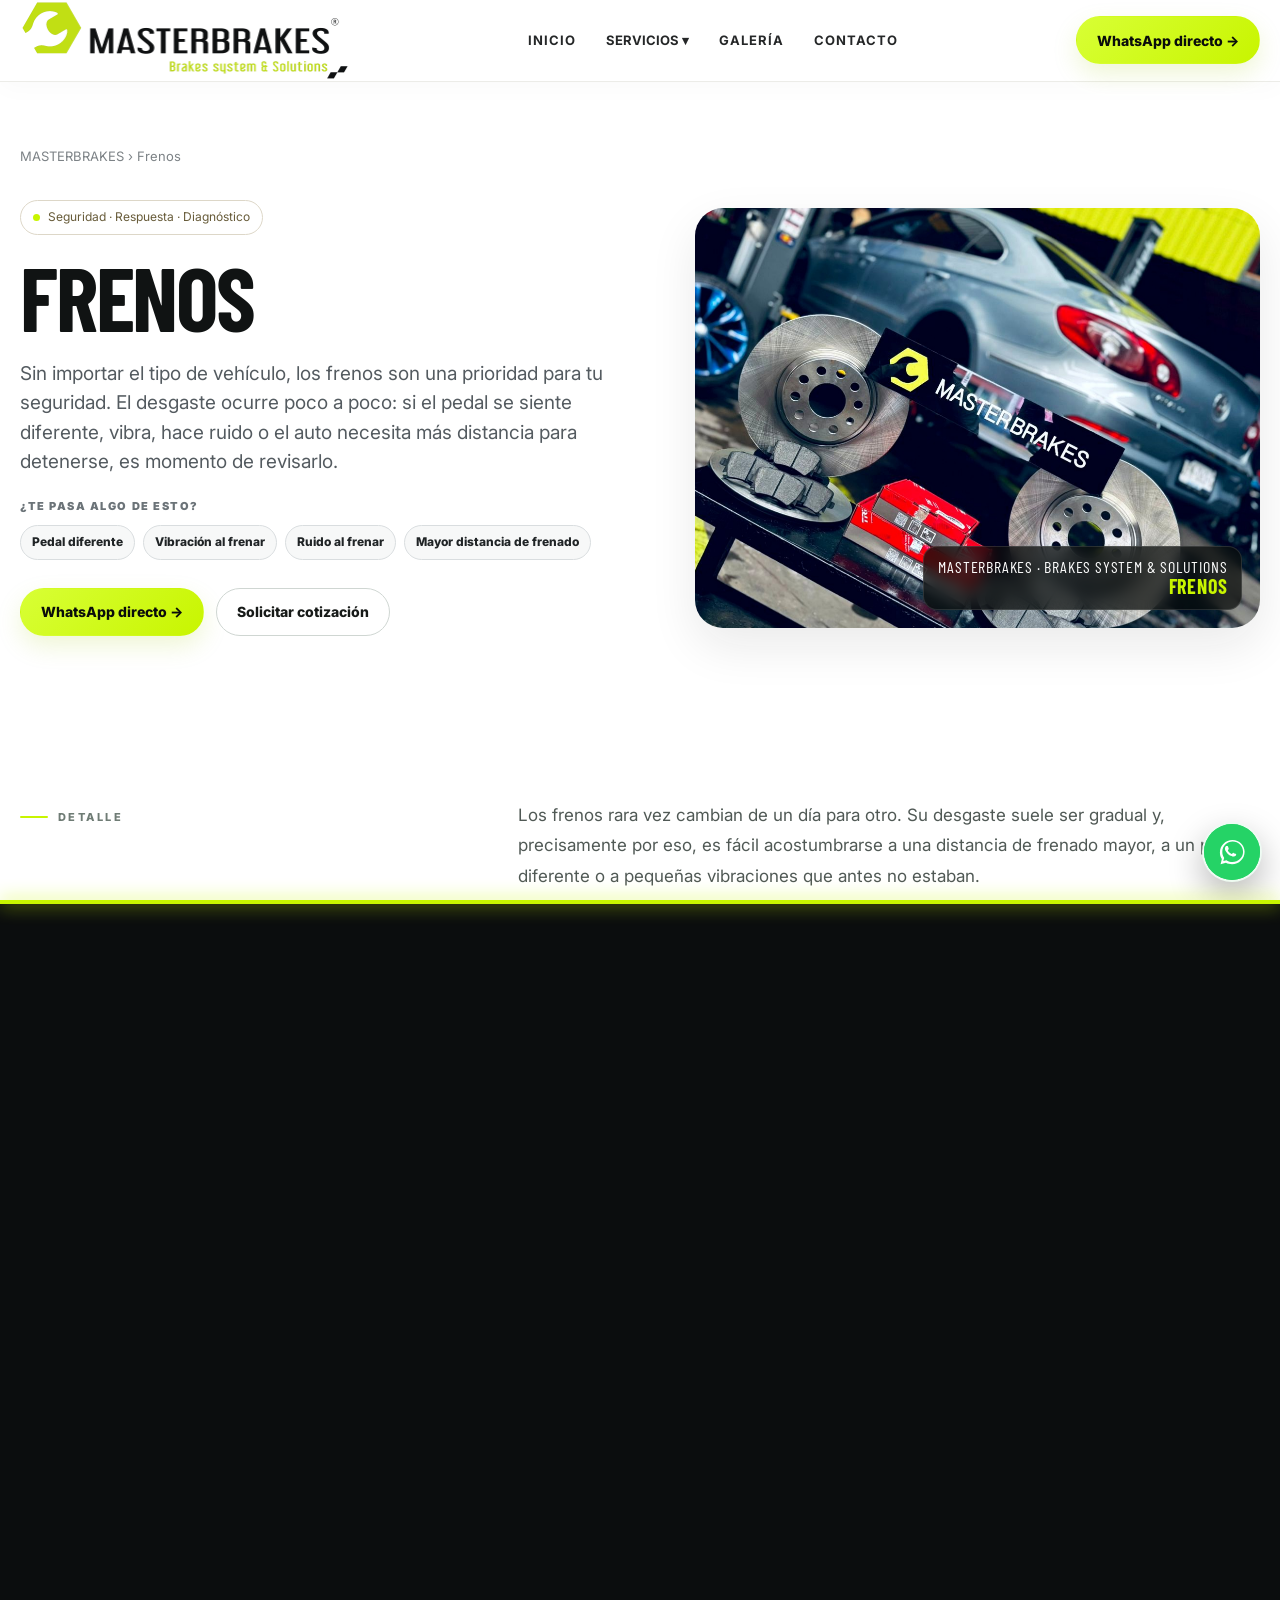
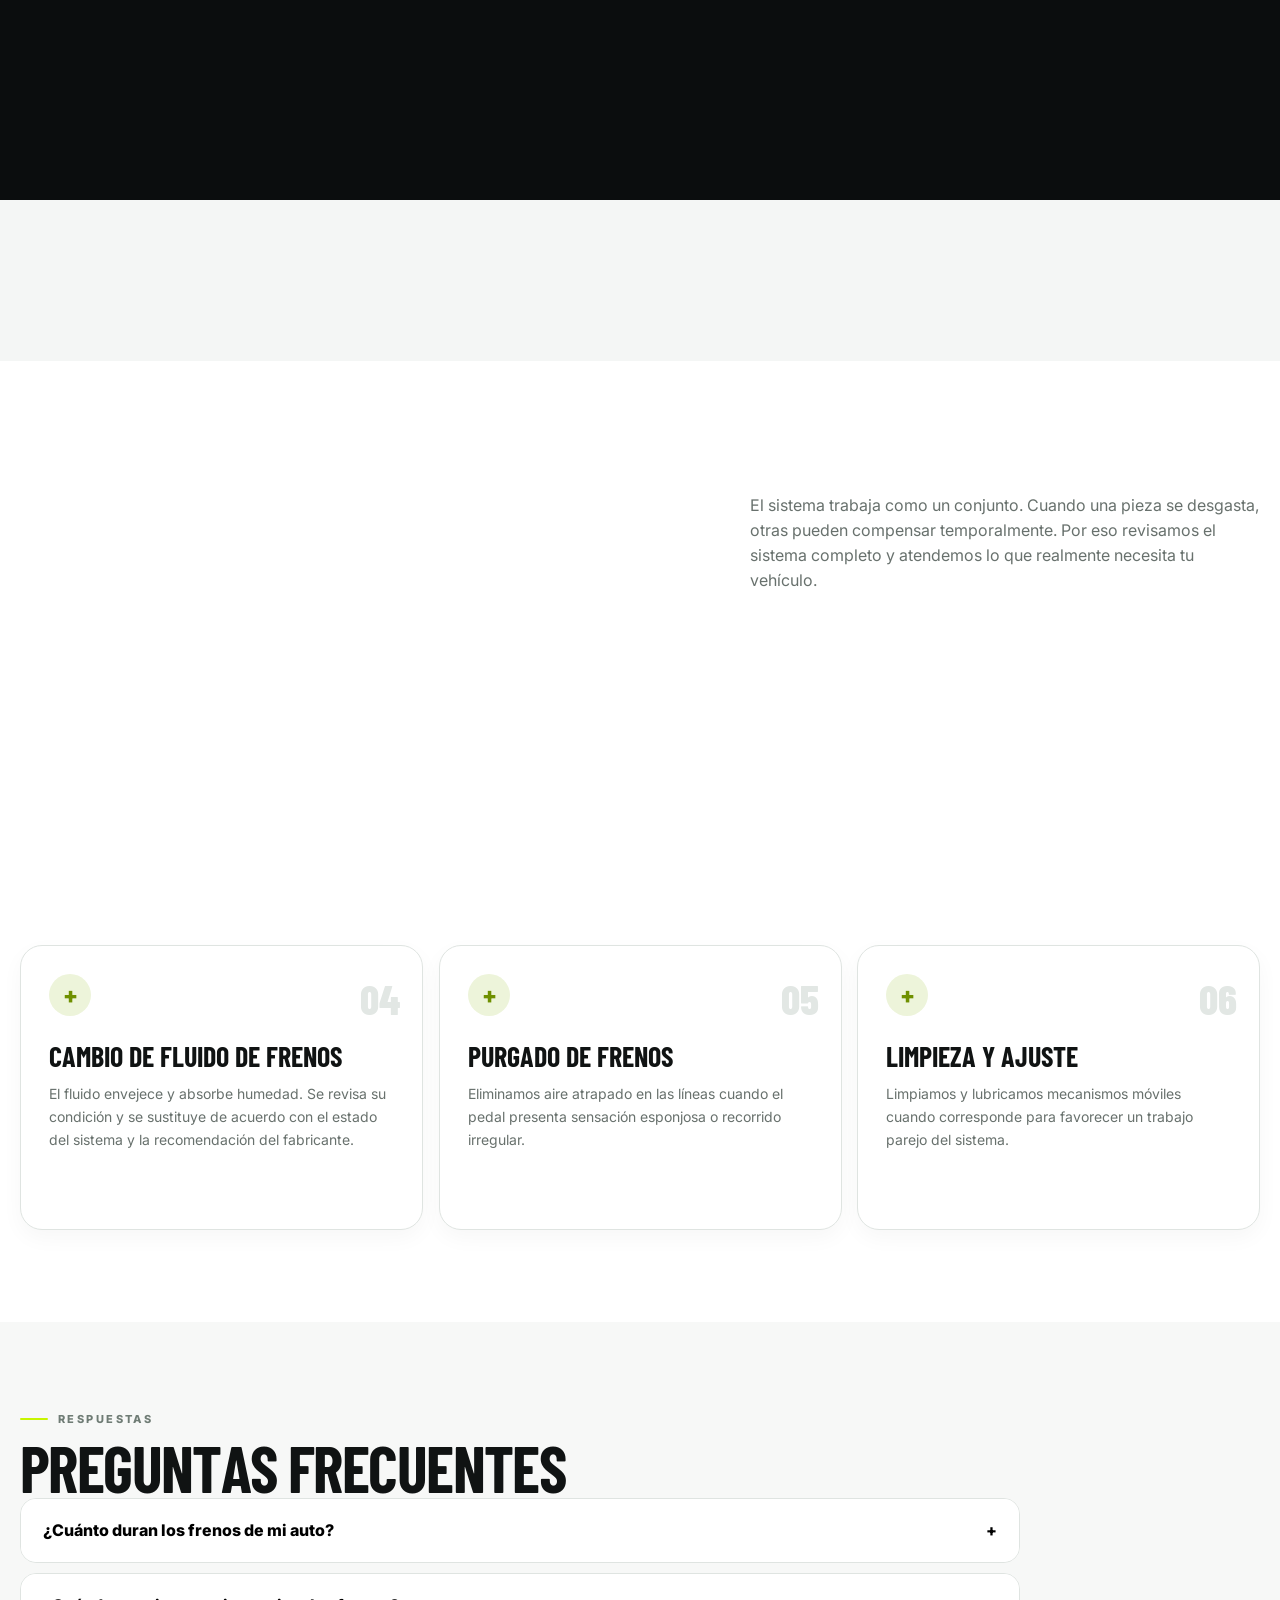
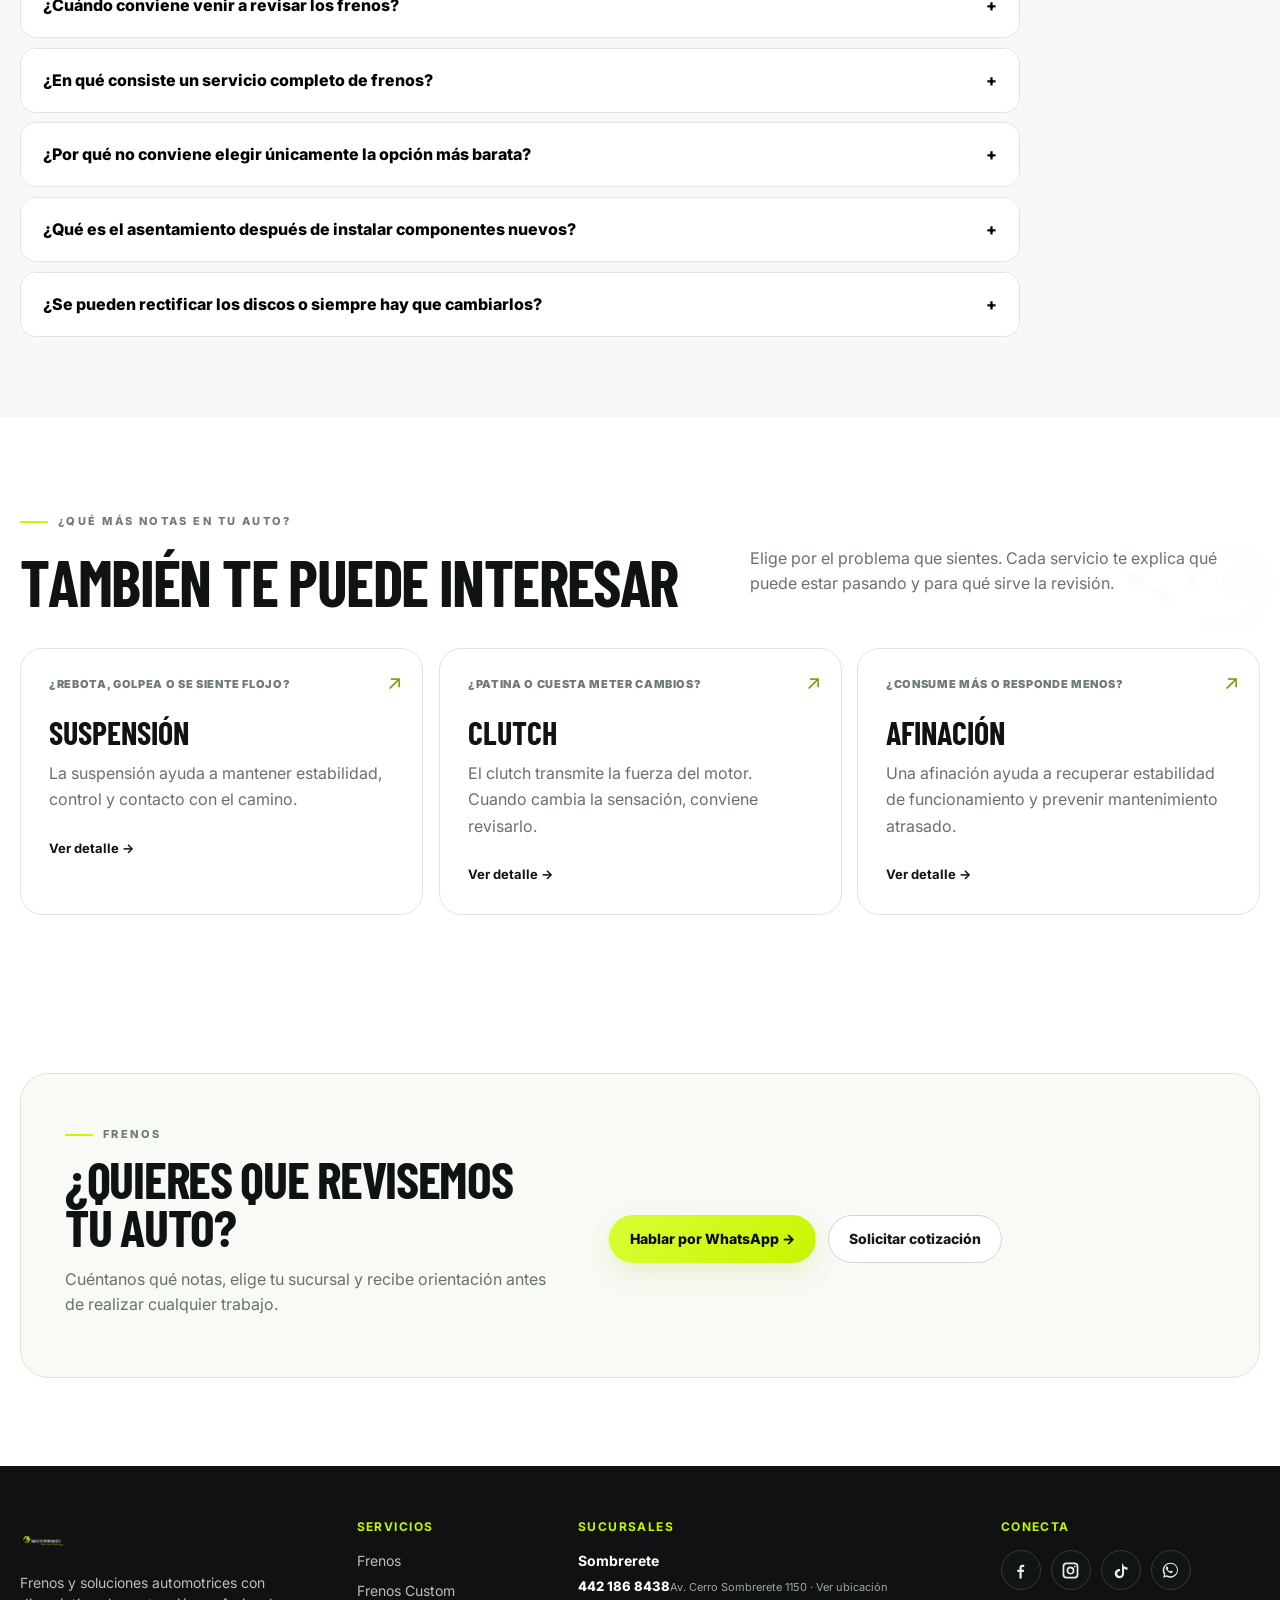
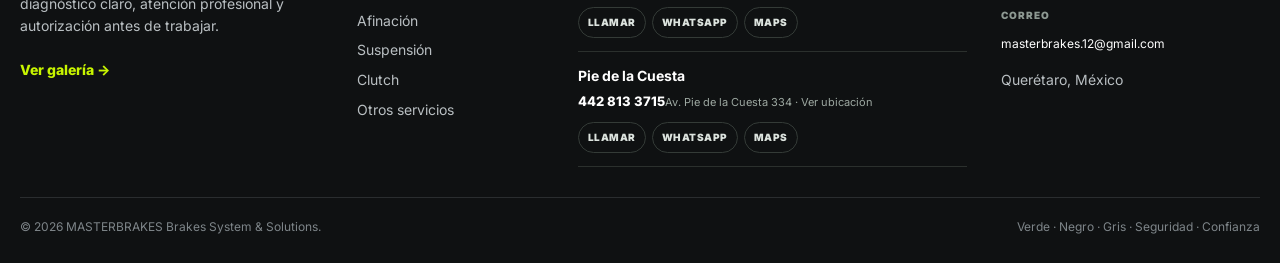
<file: frenos.html>
<!DOCTYPE html>

<html lang="es-MX"><head><meta charset="utf-8"/><meta content="width=device-width,initial-scale=1" name="viewport"/><title>Frenos en Querétaro | MASTERBRAKES</title><meta content="Sin importar el tipo de vehículo, el sistema de frenos es uno de los sistemas más importantes de tu auto. Su respuesta correcta es prioridad para proteger a quienes viajan contigo." name="description"/><link href="favicon.png" rel="icon"/><link href="css/styles.css" rel="stylesheet"/><link href="css/motion.css" rel="stylesheet"/><link rel="canonical" href="https://www.frenosmasterbrakes.com/frenos.html"/><meta property="og:type" content="website"/><meta property="og:locale" content="es_MX"/><meta property="og:site_name" content="MASTERBRAKES"/><meta property="og:title" content="Frenos en Querétaro | MASTERBRAKES"/><meta property="og:description" content="Sin importar el tipo de vehículo, el sistema de frenos es uno de los sistemas más importantes de tu auto. Su respuesta correcta es prioridad para proteger a quienes viajan contigo."/><meta property="og:url" content="https://www.frenosmasterbrakes.com/frenos.html"/><meta property="og:image" content="https://www.frenosmasterbrakes.com/assets/hero-frena-seguro.webp"/><meta name="twitter:card" content="summary_large_image"/><meta name="twitter:title" content="Frenos en Querétaro | MASTERBRAKES"/><meta name="twitter:description" content="Sin importar el tipo de vehículo, el sistema de frenos es uno de los sistemas más importantes de tu auto. Su respuesta correcta es prioridad para proteger a quienes viajan contigo."/><meta name="theme-color" content="#0b0d0e"/><script>try{var mbR=matchMedia('(prefers-reduced-motion: reduce)').matches,mbC=document.documentElement.classList;if(!mbR&&sessionStorage.getItem('mbNav')==='1'){sessionStorage.removeItem('mbNav');mbC.add('mb-arrive')}else if(!mbR&&!sessionStorage.getItem('mbIntro'))mbC.add('mb-intro-on')}catch(e){}</script></head><body class="site-premium"><header class="site-header"><div class="wrap nav-row">
<a class="brand brand-clean" href="index.html" aria-label="MASTERBRAKES inicio"><span class="brand-logo-stack"><img alt="MASTERBRAKES Brakes System &amp; Solutions" class="brand-logo-full brand-logo-dark" src="assets/masterbrakes-logo-dark.png"/><img alt="MASTERBRAKES Brakes System &amp; Solutions" class="brand-logo-full brand-logo-light" src="assets/masterbrakes-logo-light.png"/></span></a>
<nav aria-label="Navegación principal" class="nav-links">
<a href="index.html">Inicio</a>
<div class="nav-dropdown"><button class="drop-btn" type="button">SERVICIOS ▾</button><div class="dropdown-panel">
<a href="frenos.html"><b>Frenos</b><small>Diagnóstico, seguridad y respuesta.</small></a>
<a href="frenos-custom.html"><b>Frenos Custom</b><small>Configuraciones premium y performance.</small></a>
<a href="afinacion.html"><b>Afinación</b><small>Mantenimiento preventivo.</small></a>
<a href="suspension.html"><b>Suspensión</b><small>Control y estabilidad.</small></a>
<a href="clutch.html"><b>Clutch</b><small>Precisión y transferencia.</small></a>
<a href="otros-servicios.html"><b>Otros servicios</b><small>Diagnóstico y mantenimiento general.</small></a>
</div></div>
<a href="https://galeria-masterbrakers-kappa.vercel.app/" rel="noopener" target="_blank">Galería</a><a href="contacto.html">Contacto</a>
</nav>
<a class="btn btn-gold desktop-cta js-branch-contact" data-service="información general" href="#">WhatsApp directo →</a>
<button aria-label="Abrir menú" class="burger" id="burger"><span></span><span></span><span></span></button>
</div></header>
<div class="mobile-menu" id="mobileMenu"><span class="mobile-title">MASTERBRAKES · Brakes System &amp; Solutions</span><button aria-label="Cerrar" class="mobile-close" id="mobileClose">×</button>
<a href="index.html">Inicio</a><a href="frenos.html">Frenos</a><a href="frenos-custom.html">Frenos Custom</a><a href="afinacion.html">Afinación</a><a href="suspension.html">Suspensión</a><a href="clutch.html">Clutch</a><a href="otros-servicios.html">Otros servicios</a><a href="https://galeria-masterbrakers-kappa.vercel.app/" rel="noopener" target="_blank">Galería</a><a href="contacto.html">Contacto</a>
</div><main>
<section class="service-hero service-hero-deep dot-bg"><div class="wrap"><div class="crumbs"><a href="index.html">MASTERBRAKES</a> › Frenos</div><div class="service-hero-grid"><div class="reveal"><span class="service-badge"><i></i>Seguridad · Respuesta · Diagnóstico</span><h1>Frenos</h1><p class="lead">Sin importar el tipo de vehículo, los frenos son una prioridad para tu seguridad. El desgaste ocurre poco a poco: si el pedal se siente diferente, vibra, hace ruido o el auto necesita más distancia para detenerse, es momento de revisarlo.</p><div class="hero-problem"><small>¿Te pasa algo de esto?</small><div class="hero-problem-chips"><span>Pedal diferente</span><span>Vibración al frenar</span><span>Ruido al frenar</span><span>Mayor distancia de frenado</span></div></div><div class="hero-actions"><a class="btn btn-gold js-branch-contact" data-service="Frenos" href="#">WhatsApp directo →</a><a class="btn btn-outline" href="contacto.html?servicio=Frenos">Solicitar cotización</a></div></div><div class="service-hero-img reveal"><img alt="Frenos MASTERBRAKES" src="assets/masterbrakes-frenos-disco-balatas.jpg"/><div class="service-img-label">MASTERBRAKES · Brakes System &amp; Solutions<br/><b>Frenos</b></div></div></div></div></section>
<section class="deep-detail" id="detalle"><div class="wrap deep-detail-grid"><div class="deep-detail-title reveal"><span class="eyebrow">Detalle</span><h2>En qué consiste</h2></div><div class="deep-detail-copy reveal"><p>Los frenos rara vez cambian de un día para otro. Su desgaste suele ser gradual y, precisamente por eso, es fácil acostumbrarse a una distancia de frenado mayor, a un pedal diferente o a pequeñas vibraciones que antes no estaban.</p><p>En MASTERBRAKES · Brakes System &amp; Solutions revisamos el sistema antes de recomendar piezas. Observamos el estado de balatas, discos, calipers, mangueras y fluido; medimos desgaste cuando corresponde y te explicamos qué está bien, qué está cerca de límite y qué requiere atención.</p><p>Como guía preventiva, una inspección periódica ayuda a detectar desgaste antes de que se convierta en una falla mayor. Los intervalos exactos dependen del vehículo, fabricante y forma de manejo. Por eso nuestra recomendación parte del estado real del auto y no de cambiar por cambiar.</p></div></div></section>
<section class="benefits-section"><div class="wrap"><div class="section-head"><div><span class="eyebrow">Por qué importa</span><h2 class="section-title">Beneficios</h2></div><p>Lo que buscamos en cada servicio de frenos</p></div><div class="benefit-list reveal"><article class="benefit-row"><span class="detail-icon premium-icon"><svg aria-hidden="true" viewbox="0 0 24 24"><path d="M12 3 5 6v5c0 4.8 2.9 8 7 10 4.1-2 7-5.2 7-10V6z"></path><path d="m9 12 2 2 4-4"></path></svg></span><div><h3>Inspección completa</h3><p>Revisión visual y funcional de los elementos principales del sistema.</p></div></article><article class="benefit-row"><span class="detail-icon premium-icon"><svg aria-hidden="true" viewbox="0 0 24 24"><path d="M12 3 5 6v5c0 4.8 2.9 8 7 10 4.1-2 7-5.2 7-10V6z"></path><path d="m9 12 2 2 4-4"></path></svg></span><div><h3>Medición de desgaste</h3><p>Verificamos condición de balatas y discos cuando la aplicación lo permite.</p></div></article><article class="benefit-row"><span class="detail-icon premium-icon"><svg aria-hidden="true" viewbox="0 0 24 24"><path d="M12 3 5 6v5c0 4.8 2.9 8 7 10 4.1-2 7-5.2 7-10V6z"></path><path d="m9 12 2 2 4-4"></path></svg></span><div><h3>Opciones según tu auto</h3><p>Podemos orientar entre configuración OEM, equivalente de calidad o una opción de mayor desempeño.</p></div></article><article class="benefit-row"><span class="detail-icon premium-icon"><svg aria-hidden="true" viewbox="0 0 24 24"><path d="M12 3 5 6v5c0 4.8 2.9 8 7 10 4.1-2 7-5.2 7-10V6z"></path><path d="m9 12 2 2 4-4"></path></svg></span><div><h3>Rectificado cuando aplica</h3><p>Si el disco conserva el espesor y condición necesarios, evaluamos si puede recuperarse.</p></div></article><article class="benefit-row"><span class="detail-icon premium-icon"><svg aria-hidden="true" viewbox="0 0 24 24"><path d="M12 3 5 6v5c0 4.8 2.9 8 7 10 4.1-2 7-5.2 7-10V6z"></path><path d="m9 12 2 2 4-4"></path></svg></span><div><h3>Fluido y purgado</h3><p>Revisamos el estado del líquido y realizamos cambio o purgado cuando el diagnóstico lo requiere.</p></div></article><article class="benefit-row"><span class="detail-icon premium-icon"><svg aria-hidden="true" viewbox="0 0 24 24"><path d="M12 3 5 6v5c0 4.8 2.9 8 7 10 4.1-2 7-5.2 7-10V6z"></path><path d="m9 12 2 2 4-4"></path></svg></span><div><h3>Explicación antes de trabajar</h3><p>Te mostramos qué encontramos y avanzamos únicamente con tu autorización.</p></div></article></div></div></section>
<section class="included-section"><div class="wrap"><div class="section-head"><div><span class="eyebrow">Servicios incluidos</span><h2 class="section-title">Qué hacemos para que tu vehículo frene seguro</h2></div><p>El sistema trabaja como un conjunto. Cuando una pieza se desgasta, otras pueden compensar temporalmente. Por eso revisamos el sistema completo y atendemos lo que realmente necesita tu vehículo.</p></div><div class="included-grid reveal"><article class="included-card"><span class="included-num">01</span><div class="included-icon">+</div><h3>Inspección de frenos</h3><p>Revisamos balatas, discos, calipers, mangueras y líquido para identificar desgaste, fugas, variaciones o funcionamiento irregular.</p></article><article class="included-card"><span class="included-num">02</span><div class="included-icon">+</div><h3>Cambio de balatas</h3><p>Cuando llegan a su límite, sustituimos las balatas adecuadas para recuperar respuesta y evitar daño innecesario en los discos.</p></article><article class="included-card"><span class="included-num">03</span><div class="included-icon">+</div><h3>Rectificado de discos</h3><p>Cuando existe desgaste uniforme y el espesor lo permite, podemos recuperar la superficie del disco para mejorar contacto y respuesta.</p></article><article class="included-card"><span class="included-num">04</span><div class="included-icon">+</div><h3>Cambio de fluido de frenos</h3><p>El fluido envejece y absorbe humedad. Se revisa su condición y se sustituye de acuerdo con el estado del sistema y la recomendación del fabricante.</p></article><article class="included-card"><span class="included-num">05</span><div class="included-icon">+</div><h3>Purgado de frenos</h3><p>Eliminamos aire atrapado en las líneas cuando el pedal presenta sensación esponjosa o recorrido irregular.</p></article><article class="included-card"><span class="included-num">06</span><div class="included-icon">+</div><h3>Limpieza y ajuste</h3><p>Limpiamos y lubricamos mecanismos móviles cuando corresponde para favorecer un trabajo parejo del sistema.</p></article></div></div></section>
<section class="faq faq-deep"><div class="wrap"><span class="eyebrow">Respuestas</span><h2 class="section-title">Preguntas frecuentes</h2><div class="faq-list reveal"><div class="faq-item"><button class="faq-q" type="button"><span>¿Cuánto duran los frenos de mi auto?</span><span>+</span></button><div class="faq-a">Depende de tráfico, peso del vehículo, tipo de conducción, calidad de componentes y condiciones de uso. En lugar de darte un número genérico, revisamos el desgaste real y te orientamos con base en tu vehículo.</div></div><div class="faq-item"><button class="faq-q" type="button"><span>¿Cuándo conviene venir a revisar los frenos?</span><span>+</span></button><div class="faq-a">Si notas ruido, vibración, mayor distancia de frenado, pedal distinto, jaloneo o simplemente no recuerdas la última revisión, vale la pena inspeccionarlos.</div></div><div class="faq-item"><button class="faq-q" type="button"><span>¿En qué consiste un servicio completo de frenos?</span><span>+</span></button><div class="faq-a">La revisión puede incluir inspección, medición, limpieza, ajuste, sustitución de componentes, fluido y prueba final. El alcance exacto depende del diagnóstico.</div></div><div class="faq-item"><button class="faq-q" type="button"><span>¿Por qué no conviene elegir únicamente la opción más barata?</span><span>+</span></button><div class="faq-a">Porque en frenos importa la compatibilidad, la calidad de materiales, la estabilidad térmica y la respuesta. Buscamos una opción adecuada al auto y a tu uso, no solo al precio.</div></div><div class="faq-item"><button class="faq-q" type="button"><span>¿Qué es el asentamiento después de instalar componentes nuevos?</span><span>+</span></button><div class="faq-a">Es el periodo inicial en el que las superficies nuevas terminan de adaptarse entre sí. Te indicamos cómo manejar durante ese periodo según el componente instalado.</div></div><div class="faq-item"><button class="faq-q" type="button"><span>¿Se pueden rectificar los discos o siempre hay que cambiarlos?</span><span>+</span></button><div class="faq-a">No siempre hay que cambiarlos. Se pueden rectificar cuando su estado y espesor lo permiten. Si están fuera de tolerancia, la opción segura es sustituirlos.</div></div></div></div></section>
<section class="related-section"><div class="wrap"><span class="eyebrow">¿Qué más notas en tu auto?</span><div class="section-head"><div><h2 class="section-title">También te puede interesar</h2></div><p>Elige por el problema que sientes. Cada servicio te explica qué puede estar pasando y para qué sirve la revisión.</p></div><div class="related-grid reveal"><a class="related-card" href="suspension.html"><span class="related-arrow">↗</span><span class="related-kicker">¿Rebota, golpea o se siente flojo?</span><h3>Suspensión</h3><p>La suspensión ayuda a mantener estabilidad, control y contacto con el camino.</p><b>Ver detalle →</b></a><a class="related-card" href="clutch.html"><span class="related-arrow">↗</span><span class="related-kicker">¿Patina o cuesta meter cambios?</span><h3>Clutch</h3><p>El clutch transmite la fuerza del motor. Cuando cambia la sensación, conviene revisarlo.</p><b>Ver detalle →</b></a><a class="related-card" href="afinacion.html"><span class="related-arrow">↗</span><span class="related-kicker">¿Consume más o responde menos?</span><h3>Afinación</h3><p>Una afinación ayuda a recuperar estabilidad de funcionamiento y prevenir mantenimiento atrasado.</p><b>Ver detalle →</b></a></div></div></section>
<section class="quote-section service-final-cta"><div class="wrap"><div class="quote-panel"><div><span class="eyebrow">Frenos</span><h2>¿Quieres que revisemos tu auto?</h2><p class="muted">Cuéntanos qué notas, elige tu sucursal y recibe orientación antes de realizar cualquier trabajo.</p></div><div class="hero-actions"><a class="btn btn-gold js-branch-contact" data-service="Frenos" href="#">Hablar por WhatsApp →</a><a class="btn btn-outline" href="contacto.html?servicio=Frenos">Solicitar cotización</a></div></div></div></section>
</main><footer class="site-footer"><div class="wrap"><div class="footer-grid footer-grid-v7">
<div class="footer-brand"><div class="footer-logo-row footer-logo-row-clean"><img alt="MASTERBRAKES Brakes System &amp; Solutions" class="footer-logo-full" src="assets/masterbrakes-logo-light.png"/></div><p>Frenos y soluciones automotrices con diagnóstico claro, atención profesional y autorización antes de trabajar.</p><a class="footer-gallery-link" href="https://galeria-masterbrakers-kappa.vercel.app/" rel="noopener" target="_blank">Ver galería →</a></div>
<div><h4>Servicios</h4><a href="frenos.html">Frenos</a><a href="frenos-custom.html">Frenos Custom</a><a href="afinacion.html">Afinación</a><a href="suspension.html">Suspensión</a><a href="clutch.html">Clutch</a><a href="otros-servicios.html">Otros servicios</a></div>
<div class="footer-branches"><h4>Sucursales</h4>
<article class="footer-branch"><b>Sombrerete</b><a class="footer-phone" href="tel:+524421868438">442 186 8438</a><a class="footer-location" href="https://share.google/h0KJQbao4Z2PWzfot" rel="noopener" target="_blank">Av. Cerro Sombrerete 1150 · Ver ubicación</a><div class="footer-branch-actions"><a aria-label="Llamar a Sombrerete" href="tel:+524421868438">Llamar</a><a href="https://wa.me/524421868438?text=Hola%20MASTERBRAKES%20PREMIUM,%20quiero%20información%20de%20la%20sucursal%20Sombrerete." rel="noopener" target="_blank">WhatsApp</a><a href="https://share.google/h0KJQbao4Z2PWzfot" rel="noopener" target="_blank">Maps</a></div></article>
<article class="footer-branch"><b>Pie de la Cuesta</b><a class="footer-phone" href="tel:+524428133715">442 813 3715</a><a class="footer-location" href="https://share.google/veyZlv7FVN3zS64Zd" rel="noopener" target="_blank">Av. Pie de la Cuesta 334 · Ver ubicación</a><div class="footer-branch-actions"><a aria-label="Llamar a Pie de la Cuesta" href="tel:+524428133715">Llamar</a><a href="https://wa.me/524428133715?text=Hola%20MASTERBRAKES%20PREMIUM,%20quiero%20información%20de%20la%20sucursal%20Pie%20de%20la%20Cuesta." rel="noopener" target="_blank">WhatsApp</a><a href="https://share.google/veyZlv7FVN3zS64Zd" rel="noopener" target="_blank">Maps</a></div></article>
</div>
<div class="footer-connect"><h4>Conecta</h4><div aria-label="Redes sociales" class="socials">
<a aria-label="Facebook" class="social-facebook" href="https://www.facebook.com/masterbrakes/?locale=es_LA" rel="noopener" target="_blank"><svg aria-hidden="true" viewbox="0 0 24 24"><path d="M13.5 22v-8h2.7l.4-3h-3.1V9.1c0-.9.3-1.6 1.7-1.6h1.5V4.8c-.3 0-1.2-.1-2.2-.1-2.2 0-3.8 1.3-3.8 3.9V11H8v3h2.7v8h2.8z" fill="currentColor"></path></svg></a>
<a aria-label="Instagram" class="social-instagram" href="https://www.instagram.com/masterbrakes.12" rel="noopener" target="_blank"><svg aria-hidden="true" viewbox="0 0 24 24"><path d="M7 2h10a5 5 0 0 1 5 5v10a5 5 0 0 1-5 5H7a5 5 0 0 1-5-5V7a5 5 0 0 1 5-5zm0 2.2A2.8 2.8 0 0 0 4.2 7v10A2.8 2.8 0 0 0 7 19.8h10a2.8 2.8 0 0 0 2.8-2.8V7A2.8 2.8 0 0 0 17 4.2H7zm10.5 1.6a1.1 1.1 0 1 1 0 2.2 1.1 1.1 0 0 1 0-2.2zM12 7a5 5 0 1 1 0 10 5 5 0 0 1 0-10zm0 2.2A2.8 2.8 0 1 0 12 15a2.8 2.8 0 0 0 0-5.6z" fill="currentColor"></path></svg></a>
<a aria-label="TikTok" class="social-tiktok" href="https://www.tiktok.com/@masterbrakes.12" rel="noopener" target="_blank"><svg aria-hidden="true" viewbox="0 0 24 24"><path d="M14.8 3c.3 1.8 1.3 3.3 2.8 4.2 1 .6 2.2.9 3.4.9v2.9c-1.6 0-3.2-.4-4.5-1.1v6.1a5.9 5.9 0 1 1-5.9-5.9c.3 0 .6 0 .9.1V13a3 3 0 1 0 2.4 2.9V3h2.9z" fill="currentColor"></path></svg></a>
<a aria-label="WhatsApp" class="social-whatsapp js-branch-contact" data-service="información general" href="#"><svg aria-hidden="true" viewbox="0 0 32 32"><path d="M19.1 17.3c-.3-.2-1.7-.8-2-.9-.3-.1-.5-.2-.7.2-.2.3-.8.9-1 .9-.2 0-.4 0-.7-.2-2-.9-3.3-2.9-3.4-3.1-.2-.3 0-.5.1-.7.1-.1.3-.3.4-.5.1-.1.2-.3.3-.5.1-.2 0-.4 0-.5s-.7-1.8-.9-2.4c-.2-.5-.5-.4-.7-.4h-.6c-.2 0-.5.1-.7.4-.2.3-1 1-1 2.5s1 2.8 1.2 3c.1.2 2 3.1 4.9 4.3.7.3 1.2.5 1.6.6.7.2 1.3.2 1.8.1.5-.1 1.7-.7 1.9-1.3.2-.6.2-1.1.2-1.2 0-.1-.2-.2-.4-.3z" fill="currentColor"></path><path d="M16 3C8.8 3 3 8.7 3 15.9c0 2.5.7 4.8 2 6.8L3.7 28l5.5-1.3c1.9 1 4.1 1.5 6.3 1.5 7.2 0 13-5.7 13-12.9C28.5 8.7 23.2 3 16 3zm0 22.8c-2.1 0-4.1-.6-5.8-1.6l-.4-.2-3.3.8.9-3.2-.2-.4c-1.1-1.7-1.7-3.7-1.7-5.8 0-5.9 4.8-10.7 10.7-10.7 5.9 0 10.7 4.8 10.7 10.7 0 5.7-5 10.4-10.9 10.4z" fill="currentColor"></path></svg></a>
</div><p class="footer-email"><span>Correo</span><a href="mailto:masterbrakes.12@gmail.com">masterbrakes.12@gmail.com</a></p><p>Querétaro, México</p></div>
</div><div class="footer-bottom"><span>© 2026 MASTERBRAKES Brakes System &amp; Solutions.</span><span>Verde · Negro · Gris · Seguridad · Confianza</span></div></div></footer>
<a aria-label="Enviar WhatsApp a MASTERBRAKES Sombrerete" class="wa-float wa-direct-primary" href="https://wa.me/524421868438?text=Hola%20MASTERBRAKES%2C%20quiero%20informaci%C3%B3n%20y%20cotizar%20en%20la%20sucursal%20Sombrerete." rel="noopener" target="_blank"><svg aria-hidden="true" viewbox="0 0 32 32"><path d="M19.1 17.3c-.3-.2-1.7-.8-2-.9-.3-.1-.5-.2-.7.2-.2.3-.8.9-1 .9-.2 0-.4 0-.7-.2-2-.9-3.3-2.9-3.4-3.1-.2-.3 0-.5.1-.7.1-.1.3-.3.4-.5.1-.1.2-.3.3-.5.1-.2 0-.4 0-.5s-.7-1.8-.9-2.4c-.2-.5-.5-.4-.7-.4h-.6c-.2 0-.5.1-.7.4-.2.3-1 1-1 2.5s1 2.8 1.2 3c.1.2 2 3.1 4.9 4.3.7.3 1.2.5 1.6.6.7.2 1.3.2 1.8.1.5-.1 1.7-.7 1.9-1.3.2-.6.2-1.1.2-1.2 0-.1-.2-.2-.4-.3z" fill="currentColor"></path><path d="M16 3C8.8 3 3 8.7 3 15.9c0 2.5.7 4.8 2 6.8L3.7 28l5.5-1.3c1.9 1 4.1 1.5 6.3 1.5 7.2 0 13-5.7 13-12.9C28.5 8.7 23.2 3 16 3zm0 22.8c-2.1 0-4.1-.6-5.8-1.6l-.4-.2-3.3.8.9-3.2-.2-.4c-1.1-1.7-1.7-3.7-1.7-5.8 0-5.9 4.8-10.7 10.7-10.7 5.9 0 10.7 4.8 10.7 10.7 0 5.7-5 10.4-10.9 10.4z" fill="currentColor"></path></svg></a>
<script src="js/script.js"></script><script src="js/motion.js"></script></body></html>
</file>
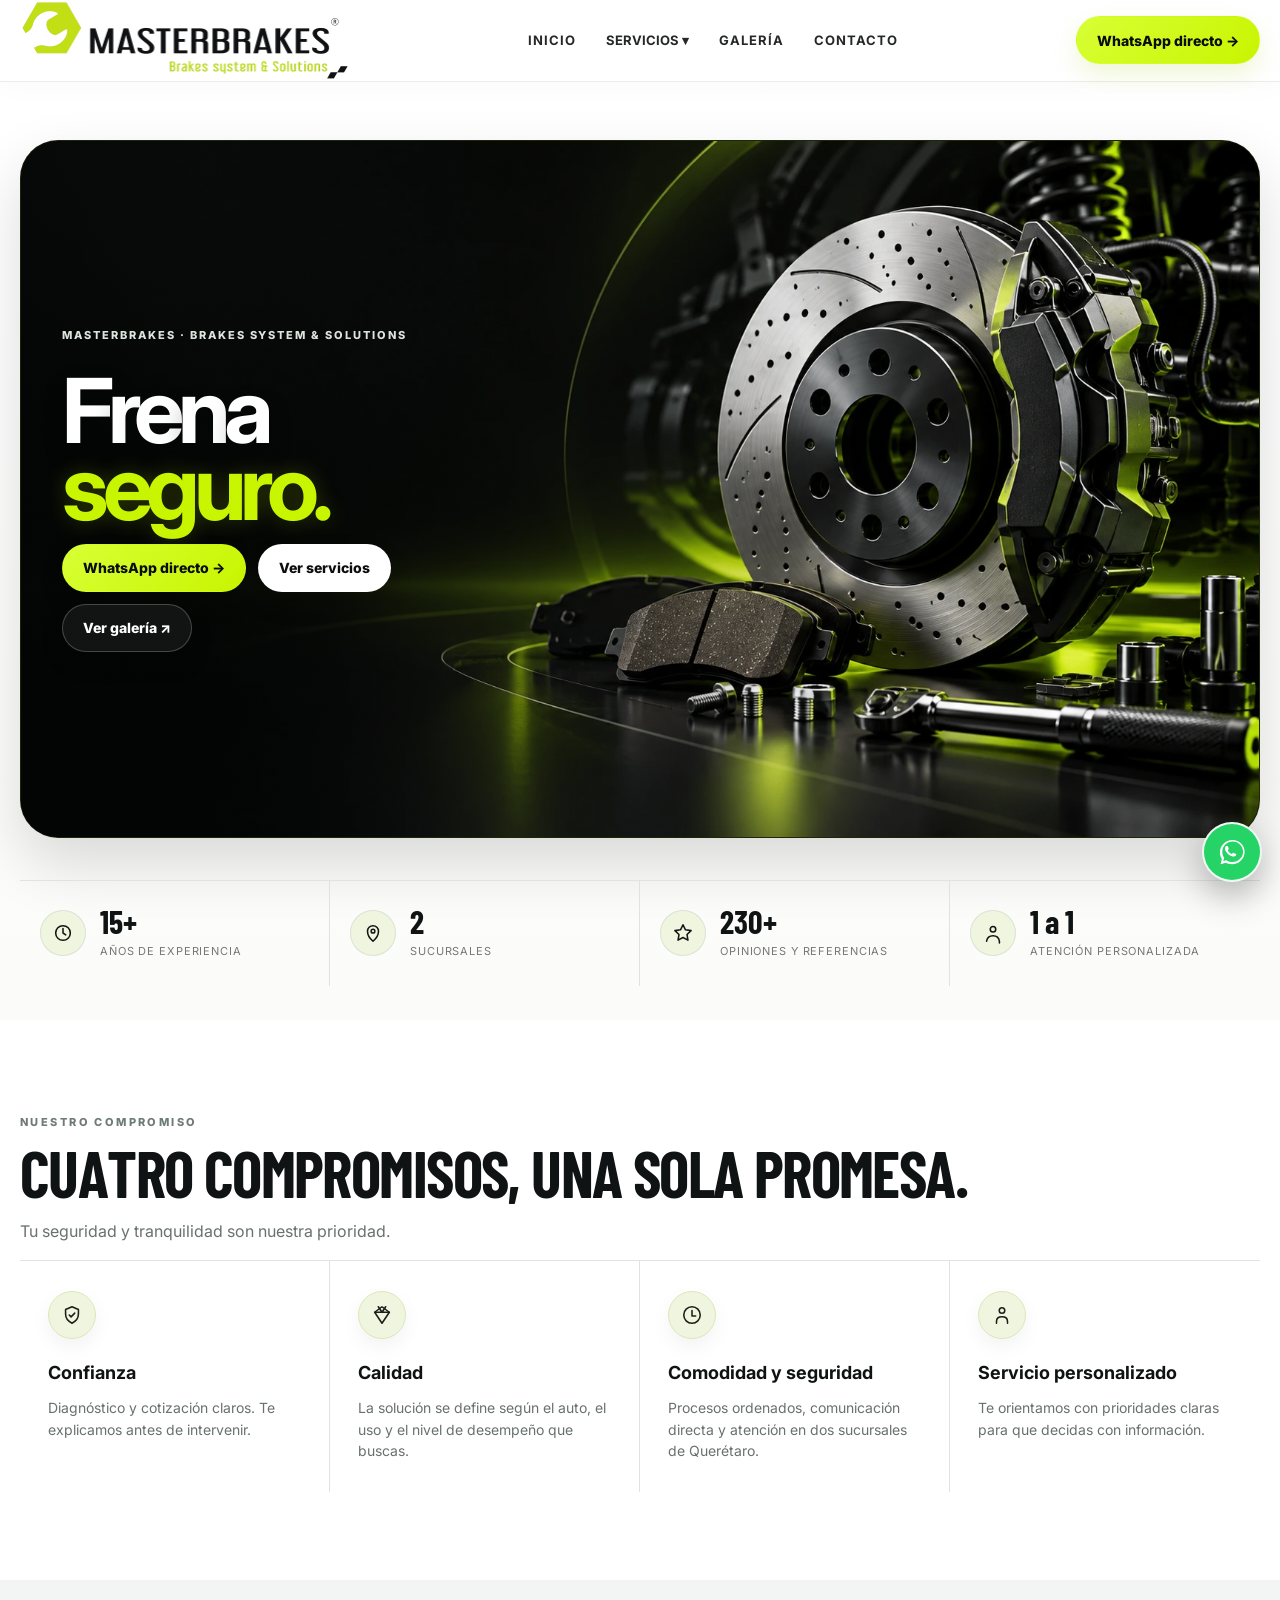
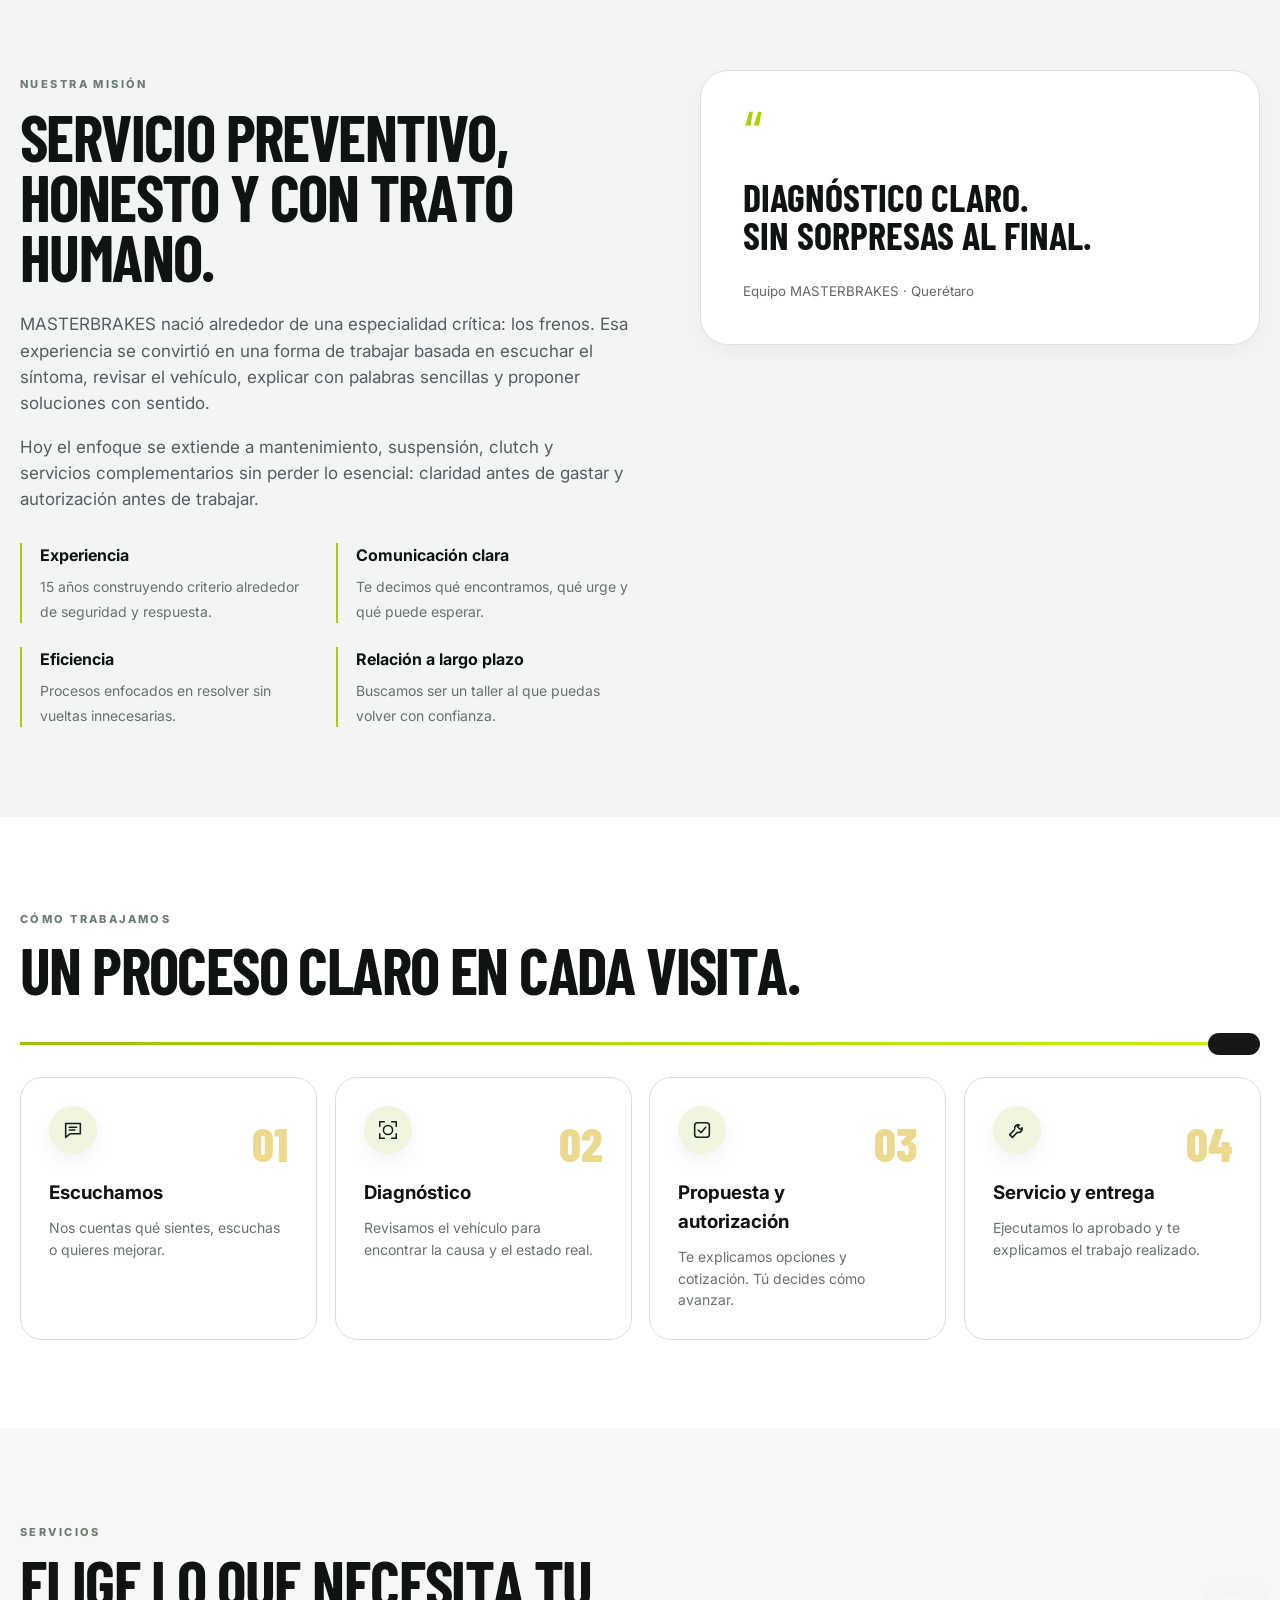
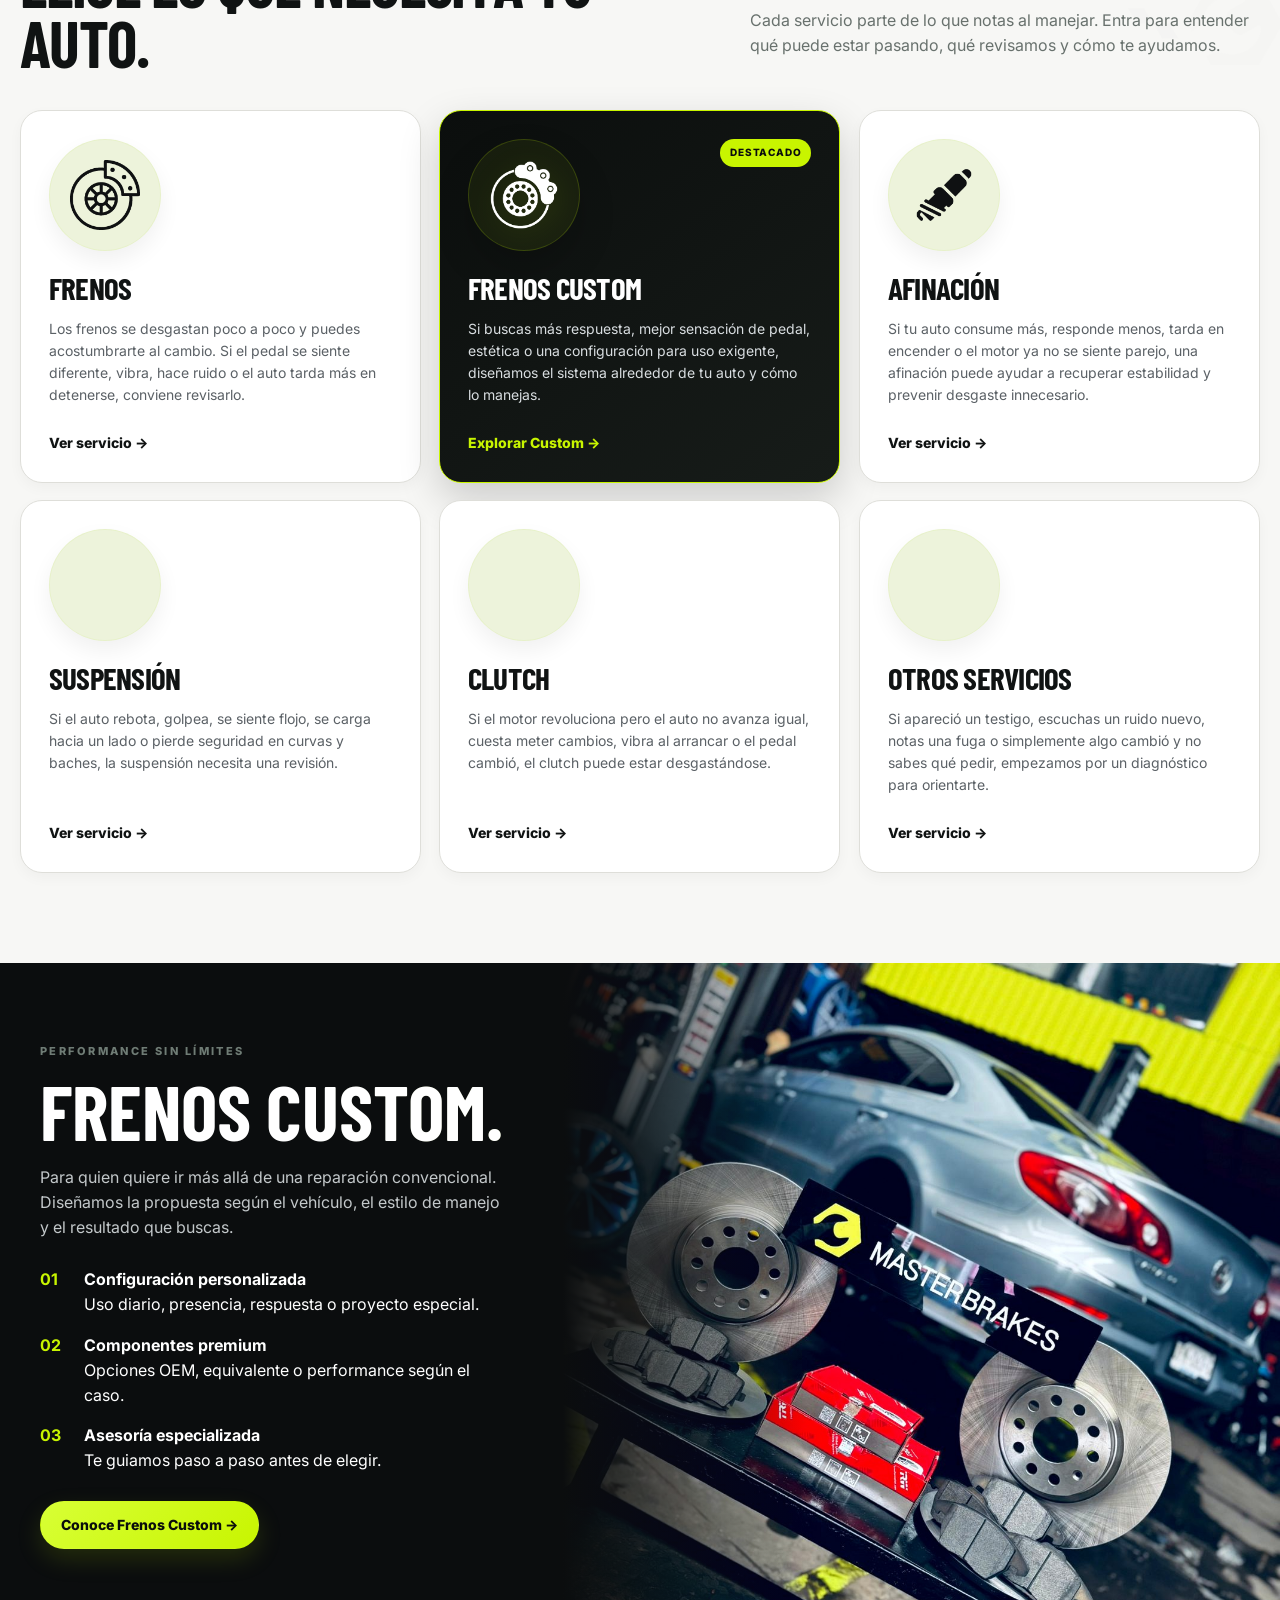
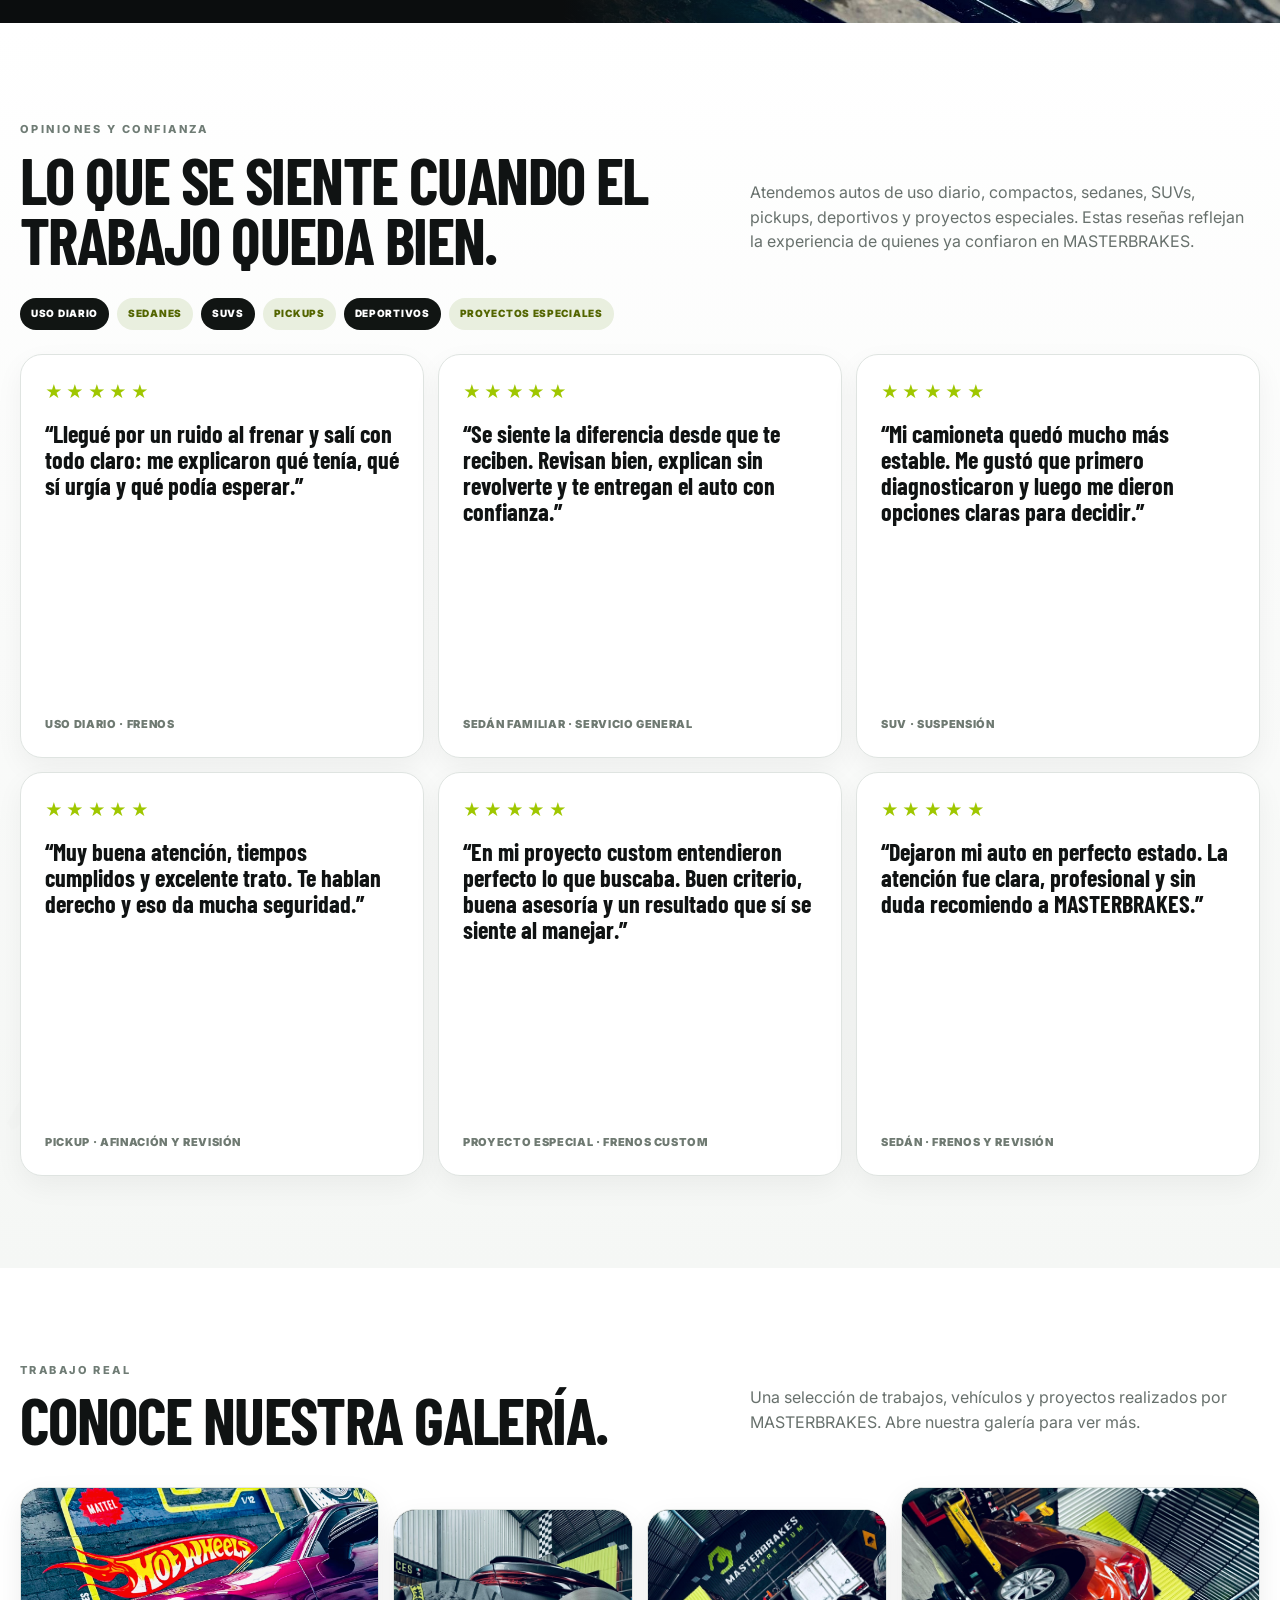
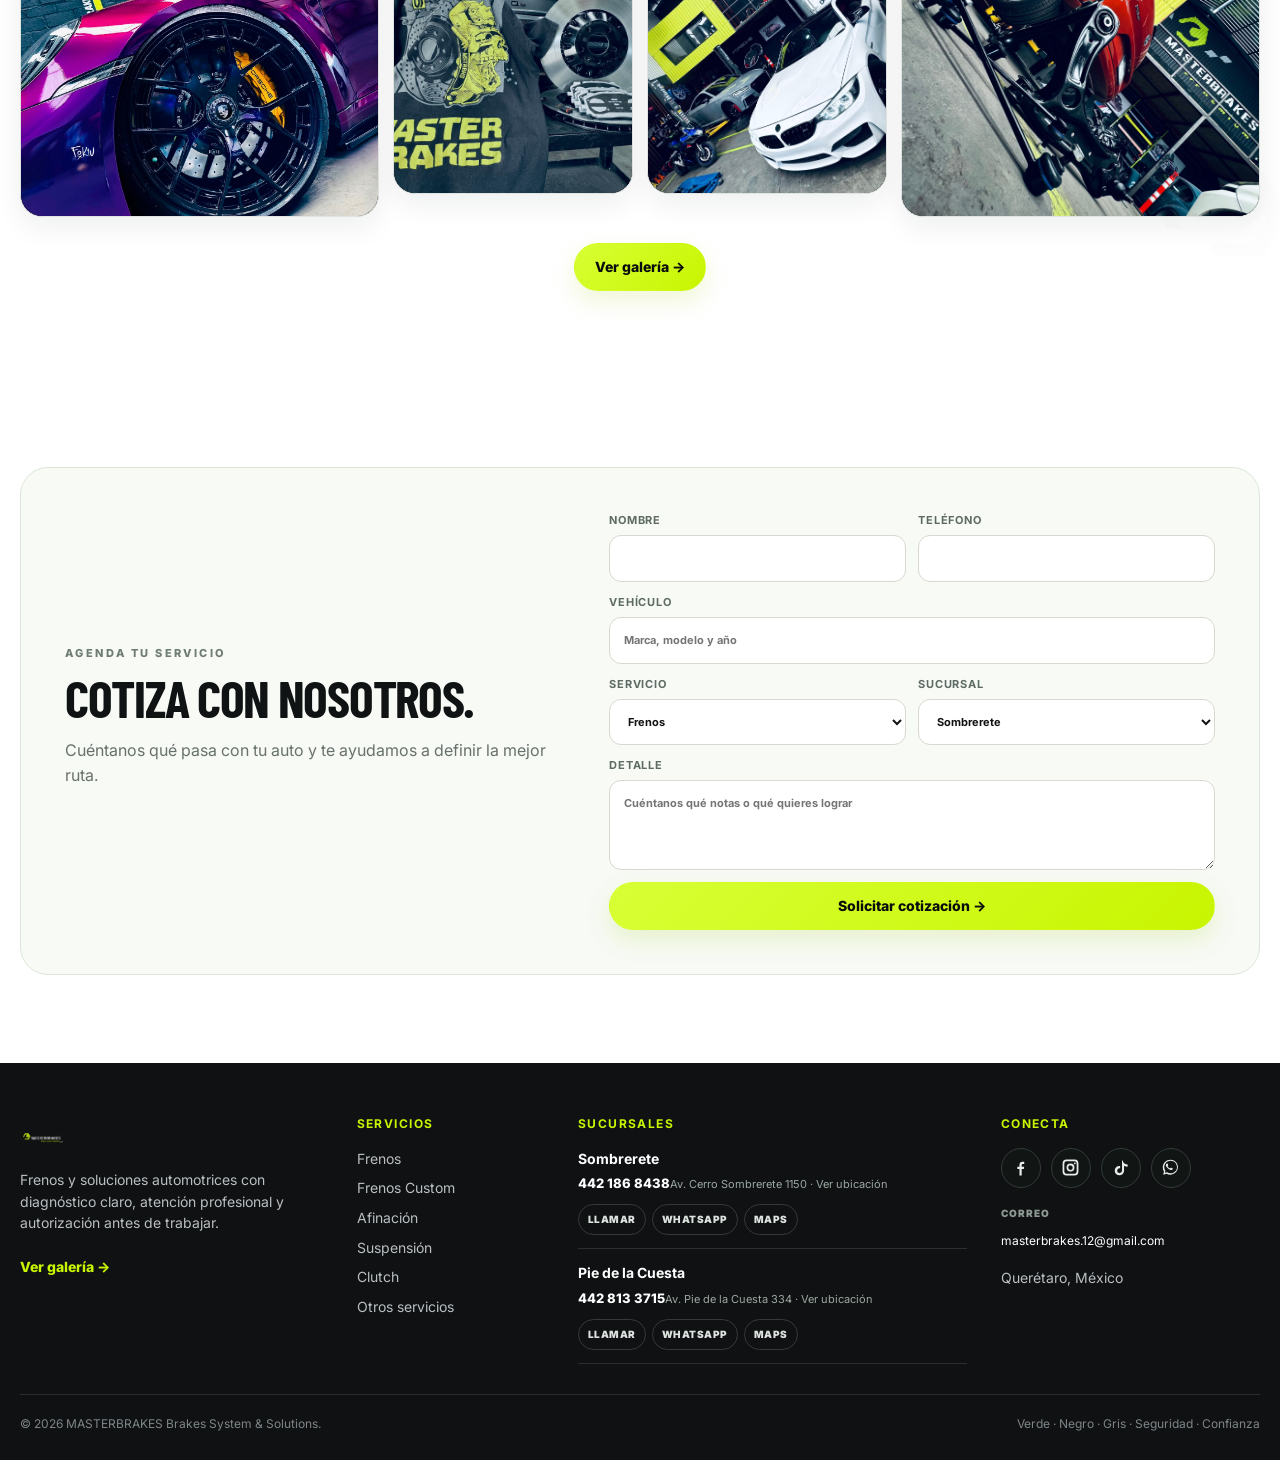
<file: index (8).html>
<!DOCTYPE html>

<html lang="es-MX"><head><meta charset="utf-8"/><meta content="width=device-width,initial-scale=1,viewport-fit=cover" name="viewport"/><meta name="google-site-verification" content="YgILsUAzEPddl5l287Tl8hoi9VIPkky4JDGtzXbgT1s" /><title>MASTERBRAKES | Frenos y soluciones automotrices en Querétaro</title><meta content="MASTERBRAKES Brakes System &amp; Solutions en Querétaro: frenos, frenos custom, afinación, suspensión, clutch y diagnóstico automotriz con atención clara y personalizada." name="description"/><link href="favicon.png" rel="icon"/><link href="css/styles.css" rel="stylesheet"/><style>
.wa-direct-float{position:fixed!important;right:24px!important;bottom:24px!important;width:64px!important;height:64px!important;border-radius:50%!important;background:#25D366!important;color:#fff!important;display:flex!important;align-items:center!important;justify-content:center!important;z-index:999999!important;box-shadow:0 12px 30px rgba(0,0,0,.25)!important;text-decoration:none!important;transition:transform .2s ease,box-shadow .2s ease!important}
.wa-direct-float:hover{transform:translateY(-3px) scale(1.04)!important;box-shadow:0 16px 34px rgba(0,0,0,.32)!important}
.wa-direct-float svg{width:34px!important;height:34px!important;display:block!important}
@media(max-width:768px){.wa-direct-float{right:16px!important;bottom:16px!important;width:58px!important;height:58px!important}.wa-direct-float svg{width:31px!important;height:31px!important}}
</style></head><body class="site-premium"><header class="site-header"><div class="wrap nav-row">
<a class="brand brand-clean" href="index.html" aria-label="MASTERBRAKES inicio"><span class="brand-logo-stack"><img alt="MASTERBRAKES Brakes System &amp; Solutions" class="brand-logo-full brand-logo-dark" src="assets/masterbrakes-logo-dark.png"/><img alt="MASTERBRAKES Brakes System &amp; Solutions" class="brand-logo-full brand-logo-light" src="assets/masterbrakes-logo-light.png"/></span></a>
<nav aria-label="Navegación principal" class="nav-links">
<a href="index.html">Inicio</a>
<div class="nav-dropdown"><button class="drop-btn" type="button">SERVICIOS ▾</button><div class="dropdown-panel">
<a href="frenos.html"><b>Frenos</b><small>Si el pedal cambió, vibra, hace ruido o tarda más en detenerse, conviene revisarlo.</small></a>
<a href="frenos-custom.html"><b>Frenos Custom</b><small>Si buscas más respuesta, mejor sensación o una configuración especial, la diseñamos para tu auto.</small></a>
<a href="afinacion.html"><b>Afinación</b><small>Si consume más, responde menos o el motor ya no se siente parejo, revisamos qué mantenimiento necesita.</small></a>
<a href="suspension.html"><b>Suspensión</b><small>Si rebota, golpea, se siente flojo o pierde estabilidad, la suspensión puede estar pidiendo atención.</small></a>
<a href="clutch.html"><b>Clutch</b><small>Si patina, cuesta meter cambios, vibra al arrancar o cambió el pedal, revisamos el clutch.</small></a>
<a href="otros-servicios.html"><b>Otros servicios</b><small>Si apareció un testigo, escuchas un ruido nuevo o algo cambió, empezamos por un diagnóstico claro.</small></a>
</div></div>
<a href="https://galeria-masterbrakers-kappa.vercel.app/" rel="noopener" target="_blank">Galería</a><a href="contacto.html">Contacto</a>
</nav>
<a class="btn btn-gold desktop-cta js-branch-contact" data-service="información general" href="#">WhatsApp directo →</a>
<button aria-label="Abrir menú" class="burger" id="burger"><span></span><span></span><span></span></button>
</div></header>
<div class="mobile-menu" id="mobileMenu"><span class="mobile-title">MASTERBRAKES · Brakes System &amp; Solutions</span><button aria-label="Cerrar" class="mobile-close" id="mobileClose">×</button>
<a href="index.html">Inicio</a><a href="frenos.html">Frenos</a><a href="frenos-custom.html">Frenos Custom</a><a href="afinacion.html">Afinación</a><a href="suspension.html">Suspensión</a><a href="clutch.html">Clutch</a><a href="otros-servicios.html">Otros servicios</a><a href="https://galeria-masterbrakers-kappa.vercel.app/" rel="noopener" target="_blank">Galería</a><a href="contacto.html">Contacto</a>
</div><main>
<section class="home-hero home-hero-frena dot-bg">
<div class="wrap">
  <div class="hero-stage-frena">
    <figure class="hero-photo-frena hero-photo-frena--full">
      <img alt="Sistema de frenos de alto desempeño con disco perforado y cáliper en tono verde" decoding="async" fetchpriority="high" height="941" src="assets/hero-frena-seguro.webp" width="1672"/>
      <div class="hero-overlay-frena"></div>
      <div class="hero-copy-v7 hero-copy-frena hero-copy-frena--overlay">
        <span class="eyebrow hero-brandline-frena">MASTERBRAKES · Brakes System &amp; Solutions</span>
        <h1 class="hero-title-frena" aria-label="Frena seguro.">
          <span class="hero-line">
            <span class="hero-word" style="--d:0s">Frena</span>
            <span class="hero-word hero-word--lime" style="--d:.08s">seguro.</span>
          </span>
        </h1>
        
        
        <div class="hero-actions hero-actions-v7 hero-actions-simple">
          <a class="btn btn-gold js-branch-contact" data-service="información general" href="#">WhatsApp directo →</a>
          <a class="btn btn-dark" href="#servicios">Ver servicios</a>
          <a class="btn btn-gallery" href="https://galeria-masterbrakers-kappa.vercel.app/" rel="noopener" target="_blank">Ver galería ↗</a>
        </div>
      </div>
    </figure>
  </div>
  <div class="stats-strip reveal"><div class="stat"><span class="stat-icon premium-icon"><svg viewbox="0 0 24 24"><circle cx="12" cy="12" r="8"></circle><path d="M12 7v5l3 2"></path></svg></span><div><b>15+</b><span>Años de experiencia</span></div></div><div class="stat"><span class="stat-icon premium-icon"><svg viewbox="0 0 24 24"><path d="M12 21s6-5.2 6-11a6 6 0 1 0-12 0c0 5.8 6 11 6 11z"></path><circle cx="12" cy="10" r="2"></circle></svg></span><div><b>2</b><span>Sucursales</span></div></div><div class="stat"><span class="stat-icon premium-icon"><svg viewbox="0 0 24 24"><path d="m12 3 2.7 5.5 6.1.9-4.4 4.3 1 6.1-5.4-2.9-5.4 2.9 1-6.1-4.4-4.3 6.1-.9z"></path></svg></span><div><b>230+</b><span>Opiniones y referencias</span></div></div><div class="stat"><span class="stat-icon premium-icon"><svg viewbox="0 0 24 24"><circle cx="12" cy="8" r="3"></circle><path d="M5 21c.6-4.2 3-6 7-6s6.4 1.8 7 6v2"></path></svg></span><div><b>1 a 1</b><span>Atención personalizada</span></div></div></div>
</div></section>
<section class="commitments section-block"><div class="wrap"><span class="eyebrow">Nuestro compromiso</span><h2 class="section-title">Cuatro compromisos, una sola promesa.</h2><p class="muted">Tu seguridad y tranquilidad son nuestra prioridad.</p><div class="commit-grid reveal">
<article class="commit"><div class="icon premium-icon"><svg aria-hidden="true" viewbox="0 0 24 24"><path d="M12 3 5 6v5c0 4.8 2.9 8 7 10 4.1-2 7-5.2 7-10V6z"></path><path d="m9 12 2 2 4-4"></path></svg></div><h3>Confianza</h3><p>Diagnóstico y cotización claros. Te explicamos antes de intervenir.</p></article><article class="commit"><div class="icon premium-icon"><svg aria-hidden="true" viewbox="0 0 24 24"><path d="m12 3 8 6-8 12L4 9z"></path><path d="M4 9h16M8 3l4 6 4-6"></path></svg></div><h3>Calidad</h3><p>La solución se define según el auto, el uso y el nivel de desempeño que buscas.</p></article><article class="commit"><div class="icon premium-icon"><svg aria-hidden="true" viewbox="0 0 24 24"><circle cx="12" cy="12" r="9"></circle><path d="M12 7v6h4"></path></svg></div><h3>Comodidad y seguridad</h3><p>Procesos ordenados, comunicación directa y atención en dos sucursales de Querétaro.</p></article><article class="commit"><div class="icon premium-icon"><svg aria-hidden="true" viewbox="0 0 24 24"><circle cx="12" cy="7" r="3"></circle><path d="M6 21v-2c0-3 2.3-5 6-5s6 2 6 5v2"></path></svg></div><h3>Servicio personalizado</h3><p>Te orientamos con prioridades claras para que decidas con información.</p></article>
</div></div></section>
<section class="mission"><div class="wrap mission-grid"><div class="mission-copy reveal"><span class="eyebrow">Nuestra misión</span><h2>Servicio preventivo, honesto y con trato humano.</h2><p>MASTERBRAKES nació alrededor de una especialidad crítica: los frenos. Esa experiencia se convirtió en una forma de trabajar basada en escuchar el síntoma, revisar el vehículo, explicar con palabras sencillas y proponer soluciones con sentido.</p><p>Hoy el enfoque se extiende a mantenimiento, suspensión, clutch y servicios complementarios sin perder lo esencial: claridad antes de gastar y autorización antes de trabajar.</p><div class="mission-points"><div class="mission-point"><b>Experiencia</b><span>15 años construyendo criterio alrededor de seguridad y respuesta.</span></div><div class="mission-point"><b>Comunicación clara</b><span>Te decimos qué encontramos, qué urge y qué puede esperar.</span></div><div class="mission-point"><b>Eficiencia</b><span>Procesos enfocados en resolver sin vueltas innecesarias.</span></div><div class="mission-point"><b>Relación a largo plazo</b><span>Buscamos ser un taller al que puedas volver con confianza.</span></div></div></div><aside class="quote-card reveal"><div class="quote-mark">“</div><h3>Diagnóstico claro.<br/>Sin sorpresas al final.</h3><small>Equipo MASTERBRAKES · Querétaro</small></aside></div></section>
<section class="process"><div class="wrap"><span class="eyebrow">Cómo trabajamos</span><h2 class="section-title">Un proceso claro en cada visita.</h2><div class="process-track"></div><div class="process-grid reveal"><article class="process-card"><span>01</span><div class="icon premium-icon"><svg aria-hidden="true" viewbox="0 0 24 24"><path d="M4 5h16v11H9l-5 4z"></path><path d="M8 9h8M8 12h6"></path></svg></div><h3>Escuchamos</h3><p>Nos cuentas qué sientes, escuchas o quieres mejorar.</p></article><article class="process-card"><span>02</span><div class="icon premium-icon"><svg aria-hidden="true" viewbox="0 0 24 24"><circle cx="12" cy="12" r="5"></circle><path d="M3 8V3h5M16 3h5v5M21 16v5h-5M8 21H3v-5"></path></svg></div><h3>Diagnóstico</h3><p>Revisamos el vehículo para encontrar la causa y el estado real.</p></article><article class="process-card"><span>03</span><div class="icon premium-icon"><svg aria-hidden="true" viewbox="0 0 24 24"><rect height="16" rx="3" width="16" x="4" y="4"></rect><path d="m8 12 3 3 5-6"></path></svg></div><h3>Propuesta y autorización</h3><p>Te explicamos opciones y cotización. Tú decides cómo avanzar.</p></article><article class="process-card"><span>04</span><div class="icon premium-icon"><svg aria-hidden="true" viewbox="0 0 24 24"><path d="M14.5 6.5a4 4 0 0 0-5 5L4 17l3 3 5.5-5.5a4 4 0 0 0 5-5l-2 2-3-3z"></path></svg></div><h3>Servicio y entrega</h3><p>Ejecutamos lo aprobado y te explicamos el trabajo realizado.</p></article></div></div></section>
<section class="catalog" id="servicios"><div class="wrap"><div class="section-head"><div><span class="eyebrow">Servicios</span><h2 class="section-title">Elige lo que necesita tu auto.</h2></div><p>Cada servicio parte de lo que notas al manejar. Entra para entender qué puede estar pasando, qué revisamos y cómo te ayudamos.</p></div><div class="catalog-grid reveal">
<a class="catalog-card" href="frenos.html"><div class="card-top"><span class="service-icon-wrap"><img alt="Icono de frenos" class="service-icon-asset" decoding="async" loading="lazy" src="assets/service-icon-frenos-normal-fixed.png"/></span></div><h3>Frenos</h3><p>Los frenos se desgastan poco a poco y puedes acostumbrarte al cambio. Si el pedal se siente diferente, vibra, hace ruido o el auto tarda más en detenerse, conviene revisarlo.</p><span class="link">Ver servicio →</span></a>
<a class="catalog-card featured" href="frenos-custom.html"><div class="card-top"><span class="service-icon-wrap"><img alt="Icono de frenos custom" class="service-icon-asset" decoding="async" loading="lazy" src="assets/service-icon-frenos-custom-fixed.png"/></span><span class="tag">Destacado</span></div><h3>Frenos Custom</h3><p>Si buscas más respuesta, mejor sensación de pedal, estética o una configuración para uso exigente, diseñamos el sistema alrededor de tu auto y cómo lo manejas.</p><span class="link">Explorar Custom →</span></a>
<a class="catalog-card" href="afinacion.html"><div class="card-top"><span class="service-icon-wrap"><img alt="Icono de afinación" class="service-icon-asset" decoding="async" loading="lazy" src="assets/service-icon-afinacion.png"/></span></div><h3>Afinación</h3><p>Si tu auto consume más, responde menos, tarda en encender o el motor ya no se siente parejo, una afinación puede ayudar a recuperar estabilidad y prevenir desgaste innecesario.</p><span class="link">Ver servicio →</span></a>
<a class="catalog-card" href="suspension.html"><div class="card-top"><span class="service-icon-wrap"><img alt="Icono de suspensión" class="service-icon-asset" decoding="async" loading="lazy" src="assets/service-icon-suspension.png"/></span></div><h3>Suspensión</h3><p>Si el auto rebota, golpea, se siente flojo, se carga hacia un lado o pierde seguridad en curvas y baches, la suspensión necesita una revisión.</p><span class="link">Ver servicio →</span></a>
<a class="catalog-card" href="clutch.html"><div class="card-top"><span class="service-icon-wrap"><img alt="Icono de clutch" class="service-icon-asset" decoding="async" loading="lazy" src="assets/service-icon-clutch.png"/></span></div><h3>Clutch</h3><p>Si el motor revoluciona pero el auto no avanza igual, cuesta meter cambios, vibra al arrancar o el pedal cambió, el clutch puede estar desgastándose.</p><span class="link">Ver servicio →</span></a>
<a class="catalog-card" href="otros-servicios.html"><div class="card-top"><span class="service-icon-wrap"><img alt="Icono de otros servicios" class="service-icon-asset" decoding="async" loading="lazy" src="assets/service-icon-otros-servicios.png"/></span></div><h3>Otros servicios</h3><p>Si apareció un testigo, escuchas un ruido nuevo, notas una fuga o simplemente algo cambió y no sabes qué pedir, empezamos por un diagnóstico para orientarte.</p><span class="link">Ver servicio →</span></a>
</div></div></section>
<section class="custom-band"><div class="custom-grid"><div class="custom-copy reveal"><span class="eyebrow">Performance sin límites</span><h2>Frenos Custom.</h2><p>Para quien quiere ir más allá de una reparación convencional. Diseñamos la propuesta según el vehículo, el estilo de manejo y el resultado que buscas.</p><div class="custom-list"><div><b>01</b><span><strong>Configuración personalizada</strong><br/>Uso diario, presencia, respuesta o proyecto especial.</span></div><div><b>02</b><span><strong>Componentes premium</strong><br/>Opciones OEM, equivalente o performance según el caso.</span></div><div><b>03</b><span><strong>Asesoría especializada</strong><br/>Te guiamos paso a paso antes de elegir.</span></div></div><a class="btn btn-gold" href="frenos-custom.html">Conoce Frenos Custom →</a></div><div class="custom-image"><img alt="Frenos custom MASTERBRAKES" src="assets/masterbrakes-frenos-disco-balatas.jpg"/></div></div></section>
<section class="testimonials testimonials-v7"><div class="wrap"><span class="eyebrow">Opiniones y confianza</span><div class="section-head"><div><h2 class="section-title">Lo que se siente cuando el trabajo queda bien.</h2></div><p>Atendemos autos de uso diario, compactos, sedanes, SUVs, pickups, deportivos y proyectos especiales. Estas reseñas reflejan la experiencia de quienes ya confiaron en MASTERBRAKES.</p></div><div class="review-vehicle-strip"><span>Uso diario</span><span>Sedanes</span><span>SUVs</span><span>Pickups</span><span>Deportivos</span><span>Proyectos especiales</span></div><div class="reviews-grid reviews-grid-clean reveal">
<article class="review-card-v7"><div class="stars">★★★★★</div><p>“Llegué por un ruido al frenar y salí con todo claro: me explicaron qué tenía, qué sí urgía y qué podía esperar.”</p><span class="review-meta">Uso diario · Frenos</span></article>
<article class="review-card-v7"><div class="stars">★★★★★</div><p>“Se siente la diferencia desde que te reciben. Revisan bien, explican sin revolverte y te entregan el auto con confianza.”</p><span class="review-meta">Sedán familiar · Servicio general</span></article>
<article class="review-card-v7"><div class="stars">★★★★★</div><p>“Mi camioneta quedó mucho más estable. Me gustó que primero diagnosticaron y luego me dieron opciones claras para decidir.”</p><span class="review-meta">SUV · Suspensión</span></article>
<article class="review-card-v7"><div class="stars">★★★★★</div><p>“Muy buena atención, tiempos cumplidos y excelente trato. Te hablan derecho y eso da mucha seguridad.”</p><span class="review-meta">Pickup · Afinación y revisión</span></article>
<article class="review-card-v7"><div class="stars">★★★★★</div><p>“En mi proyecto custom entendieron perfecto lo que buscaba. Buen criterio, buena asesoría y un resultado que sí se siente al manejar.”</p><span class="review-meta">Proyecto especial · Frenos Custom</span></article>
<article class="review-card-v7"><div class="stars">★★★★★</div><p>“Dejaron mi auto en perfecto estado. La atención fue clara, profesional y sin duda recomiendo a MASTERBRAKES.”</p><span class="review-meta">Sedán · Frenos y revisión</span></article>
</div></div></section>
<section class="gallery-preview"><div class="wrap"><div class="section-head"><div><span class="eyebrow">Trabajo real</span><h2 class="section-title">Conoce nuestra galería.</h2></div><p>Una selección de trabajos, vehículos y proyectos realizados por MASTERBRAKES. Abre nuestra galería para ver más.</p></div><div class="gallery-preview-grid reveal"><a href="https://galeria-masterbrakers-kappa.vercel.app/" rel="noopener" target="_blank"><img alt="Trabajo MASTERBRAKES" src="assets/galeria-trabajo.jpg"/></a><a href="https://galeria-masterbrakers-kappa.vercel.app/" rel="noopener" target="_blank"><img alt="Performance MASTERBRAKES" src="assets/galeria-performance.jpg"/></a><a href="https://galeria-masterbrakers-kappa.vercel.app/" rel="noopener" target="_blank"><img alt="Taller MASTERBRAKES" src="assets/galeria-taller.jpg"/></a><a href="https://galeria-masterbrakers-kappa.vercel.app/" rel="noopener" target="_blank"><img alt="Servicio MASTERBRAKES" src="assets/galeria-servicio.jpg"/></a></div><div class="gallery-preview-action"><a class="btn btn-gold" href="https://galeria-masterbrakers-kappa.vercel.app/" rel="noopener" target="_blank">Ver galería →</a></div></div></section>
<section class="quote-section"><div class="wrap"><div class="quote-panel"><div><span class="eyebrow">Agenda tu servicio</span><h2>Cotiza con nosotros.</h2><p class="muted">Cuéntanos qué pasa con tu auto y te ayudamos a definir la mejor ruta.</p></div><form class="quote-form" id="quoteForm"><label>Nombre<input name="name" required=""/></label><label>Teléfono<input name="phone" required=""/></label><label class="full">Vehículo<input name="vehicle" placeholder="Marca, modelo y año" required=""/></label><label>Servicio<select name="service"><option>Frenos</option><option>Frenos Custom</option><option>Afinación</option><option>Suspensión</option><option>Clutch</option><option>Otros servicios</option></select></label><label>Sucursal<select name="branch"><option>Sombrerete</option><option>Pie de la Cuesta</option></select></label><label class="full">Detalle<textarea name="detail" placeholder="Cuéntanos qué notas o qué quieres lograr"></textarea></label><button class="btn btn-gold submit" type="submit">Solicitar cotización →</button></form></div></div></section>
</main><footer class="site-footer"><div class="wrap"><div class="footer-grid footer-grid-v7">
<div class="footer-brand"><div class="footer-logo-row footer-logo-row-clean"><img alt="MASTERBRAKES Brakes System &amp; Solutions" class="footer-logo-full" src="assets/masterbrakes-logo-light.png"/></div><p>Frenos y soluciones automotrices con diagnóstico claro, atención profesional y autorización antes de trabajar.</p><a class="footer-gallery-link" href="https://galeria-masterbrakers-kappa.vercel.app/" rel="noopener" target="_blank">Ver galería →</a></div>
<div><h4>Servicios</h4><a href="frenos.html">Frenos</a><a href="frenos-custom.html">Frenos Custom</a><a href="afinacion.html">Afinación</a><a href="suspension.html">Suspensión</a><a href="clutch.html">Clutch</a><a href="otros-servicios.html">Otros servicios</a></div>
<div class="footer-branches"><h4>Sucursales</h4>
<article class="footer-branch"><b>Sombrerete</b><a class="footer-phone" href="tel:+524421868438">442 186 8438</a><a class="footer-location" href="https://share.google/h0KJQbao4Z2PWzfot" rel="noopener" target="_blank">Av. Cerro Sombrerete 1150 · Ver ubicación</a><div class="footer-branch-actions"><a aria-label="Llamar a Sombrerete" href="tel:+524421868438">Llamar</a><a href="https://wa.me/524421868438?text=Hola%20MASTERBRAKES%20PREMIUM,%20quiero%20información%20de%20la%20sucursal%20Sombrerete." rel="noopener" target="_blank">WhatsApp</a><a href="https://share.google/h0KJQbao4Z2PWzfot" rel="noopener" target="_blank">Maps</a></div></article>
<article class="footer-branch"><b>Pie de la Cuesta</b><a class="footer-phone" href="tel:+524428133715">442 813 3715</a><a class="footer-location" href="https://share.google/veyZlv7FVN3zS64Zd" rel="noopener" target="_blank">Av. Pie de la Cuesta 334 · Ver ubicación</a><div class="footer-branch-actions"><a aria-label="Llamar a Pie de la Cuesta" href="tel:+524428133715">Llamar</a><a href="https://wa.me/524428133715?text=Hola%20MASTERBRAKES%20PREMIUM,%20quiero%20información%20de%20la%20sucursal%20Pie%20de%20la%20Cuesta." rel="noopener" target="_blank">WhatsApp</a><a href="https://share.google/veyZlv7FVN3zS64Zd" rel="noopener" target="_blank">Maps</a></div></article>
</div>
<div class="footer-connect"><h4>Conecta</h4><div aria-label="Redes sociales" class="socials">
<a aria-label="Facebook" class="social-facebook" href="https://www.facebook.com/masterbrakes/?locale=es_LA" rel="noopener" target="_blank"><svg aria-hidden="true" viewbox="0 0 24 24"><path d="M13.5 22v-8h2.7l.4-3h-3.1V9.1c0-.9.3-1.6 1.7-1.6h1.5V4.8c-.3 0-1.2-.1-2.2-.1-2.2 0-3.8 1.3-3.8 3.9V11H8v3h2.7v8h2.8z" fill="currentColor"></path></svg></a>
<a aria-label="Instagram" class="social-instagram" href="https://www.instagram.com/masterbrakes.12" rel="noopener" target="_blank"><svg aria-hidden="true" viewbox="0 0 24 24"><path d="M7 2h10a5 5 0 0 1 5 5v10a5 5 0 0 1-5 5H7a5 5 0 0 1-5-5V7a5 5 0 0 1 5-5zm0 2.2A2.8 2.8 0 0 0 4.2 7v10A2.8 2.8 0 0 0 7 19.8h10a2.8 2.8 0 0 0 2.8-2.8V7A2.8 2.8 0 0 0 17 4.2H7zm10.5 1.6a1.1 1.1 0 1 1 0 2.2 1.1 1.1 0 0 1 0-2.2zM12 7a5 5 0 1 1 0 10 5 5 0 0 1 0-10zm0 2.2A2.8 2.8 0 1 0 12 15a2.8 2.8 0 0 0 0-5.6z" fill="currentColor"></path></svg></a>
<a aria-label="TikTok" class="social-tiktok" href="https://www.tiktok.com/@masterbrakes.12" rel="noopener" target="_blank"><svg aria-hidden="true" viewbox="0 0 24 24"><path d="M14.8 3c.3 1.8 1.3 3.3 2.8 4.2 1 .6 2.2.9 3.4.9v2.9c-1.6 0-3.2-.4-4.5-1.1v6.1a5.9 5.9 0 1 1-5.9-5.9c.3 0 .6 0 .9.1V13a3 3 0 1 0 2.4 2.9V3h2.9z" fill="currentColor"></path></svg></a>
<a aria-label="WhatsApp" class="social-whatsapp js-branch-contact" data-service="información general" href="#"><svg aria-hidden="true" viewbox="0 0 32 32"><path d="M19.1 17.3c-.3-.2-1.7-.8-2-.9-.3-.1-.5-.2-.7.2-.2.3-.8.9-1 .9-.2 0-.4 0-.7-.2-2-.9-3.3-2.9-3.4-3.1-.2-.3 0-.5.1-.7.1-.1.3-.3.4-.5.1-.1.2-.3.3-.5.1-.2 0-.4 0-.5s-.7-1.8-.9-2.4c-.2-.5-.5-.4-.7-.4h-.6c-.2 0-.5.1-.7.4-.2.3-1 1-1 2.5s1 2.8 1.2 3c.1.2 2 3.1 4.9 4.3.7.3 1.2.5 1.6.6.7.2 1.3.2 1.8.1.5-.1 1.7-.7 1.9-1.3.2-.6.2-1.1.2-1.2 0-.1-.2-.2-.4-.3z" fill="currentColor"></path><path d="M16 3C8.8 3 3 8.7 3 15.9c0 2.5.7 4.8 2 6.8L3.7 28l5.5-1.3c1.9 1 4.1 1.5 6.3 1.5 7.2 0 13-5.7 13-12.9C28.5 8.7 23.2 3 16 3zm0 22.8c-2.1 0-4.1-.6-5.8-1.6l-.4-.2-3.3.8.9-3.2-.2-.4c-1.1-1.7-1.7-3.7-1.7-5.8 0-5.9 4.8-10.7 10.7-10.7 5.9 0 10.7 4.8 10.7 10.7 0 5.7-5 10.4-10.9 10.4z" fill="currentColor"></path></svg></a>
</div><p class="footer-email"><span>Correo</span><a href="mailto:masterbrakes.12@gmail.com">masterbrakes.12@gmail.com</a></p><p>Querétaro, México</p></div>
</div><div class="footer-bottom"><span>© 2026 MASTERBRAKES Brakes System &amp; Solutions.</span><span>Verde · Negro · Gris · Seguridad · Confianza</span></div></div></footer>
<a aria-label="Enviar WhatsApp a MASTERBRAKES Sombrerete" class="wa-float wa-direct-primary" href="https://wa.me/524421868438?text=Hola%20MASTERBRAKES%2C%20quiero%20informaci%C3%B3n%20y%20cotizar%20en%20la%20sucursal%20Sombrerete." rel="noopener" target="_blank" title="WhatsApp Sombrerete"><svg aria-hidden="true" viewbox="0 0 32 32"><path d="M19.1 17.3c-.3-.2-1.7-.8-2-.9-.3-.1-.5-.2-.7.2-.2.3-.8.9-1 .9-.2 0-.4 0-.7-.2-2-.9-3.3-2.9-3.4-3.1-.2-.3 0-.5.1-.7.1-.1.3-.3.4-.5.1-.1.2-.3.3-.5.1-.2 0-.4 0-.5s-.7-1.8-.9-2.4c-.2-.5-.5-.4-.7-.4h-.6c-.2 0-.5.1-.7.4-.2.3-1 1-1 2.5s1 2.8 1.2 3c.1.2 2 3.1 4.9 4.3.7.3 1.2.5 1.6.6.7.2 1.3.2 1.8.1.5-.1 1.7-.7 1.9-1.3.2-.6.2-1.1.2-1.2 0-.1-.2-.2-.4-.3z" fill="currentColor"></path><path d="M16 3C8.8 3 3 8.7 3 15.9c0 2.5.7 4.8 2 6.8L3.7 28l5.5-1.3c1.9 1 4.1 1.5 6.3 1.5 7.2 0 13-5.7 13-12.9C28.5 8.7 23.2 3 16 3zm0 22.8c-2.1 0-4.1-.6-5.8-1.6l-.4-.2-3.3.8.9-3.2-.2-.4c-1.1-1.7-1.7-3.7-1.7-5.8 0-5.9 4.8-10.7 10.7-10.7 5.9 0 10.7 4.8 10.7 10.7 0 5.7-5 10.4-10.9 10.4z" fill="currentColor"></path></svg></a>
<script src="js/script.js"></script></body></html>
</file>
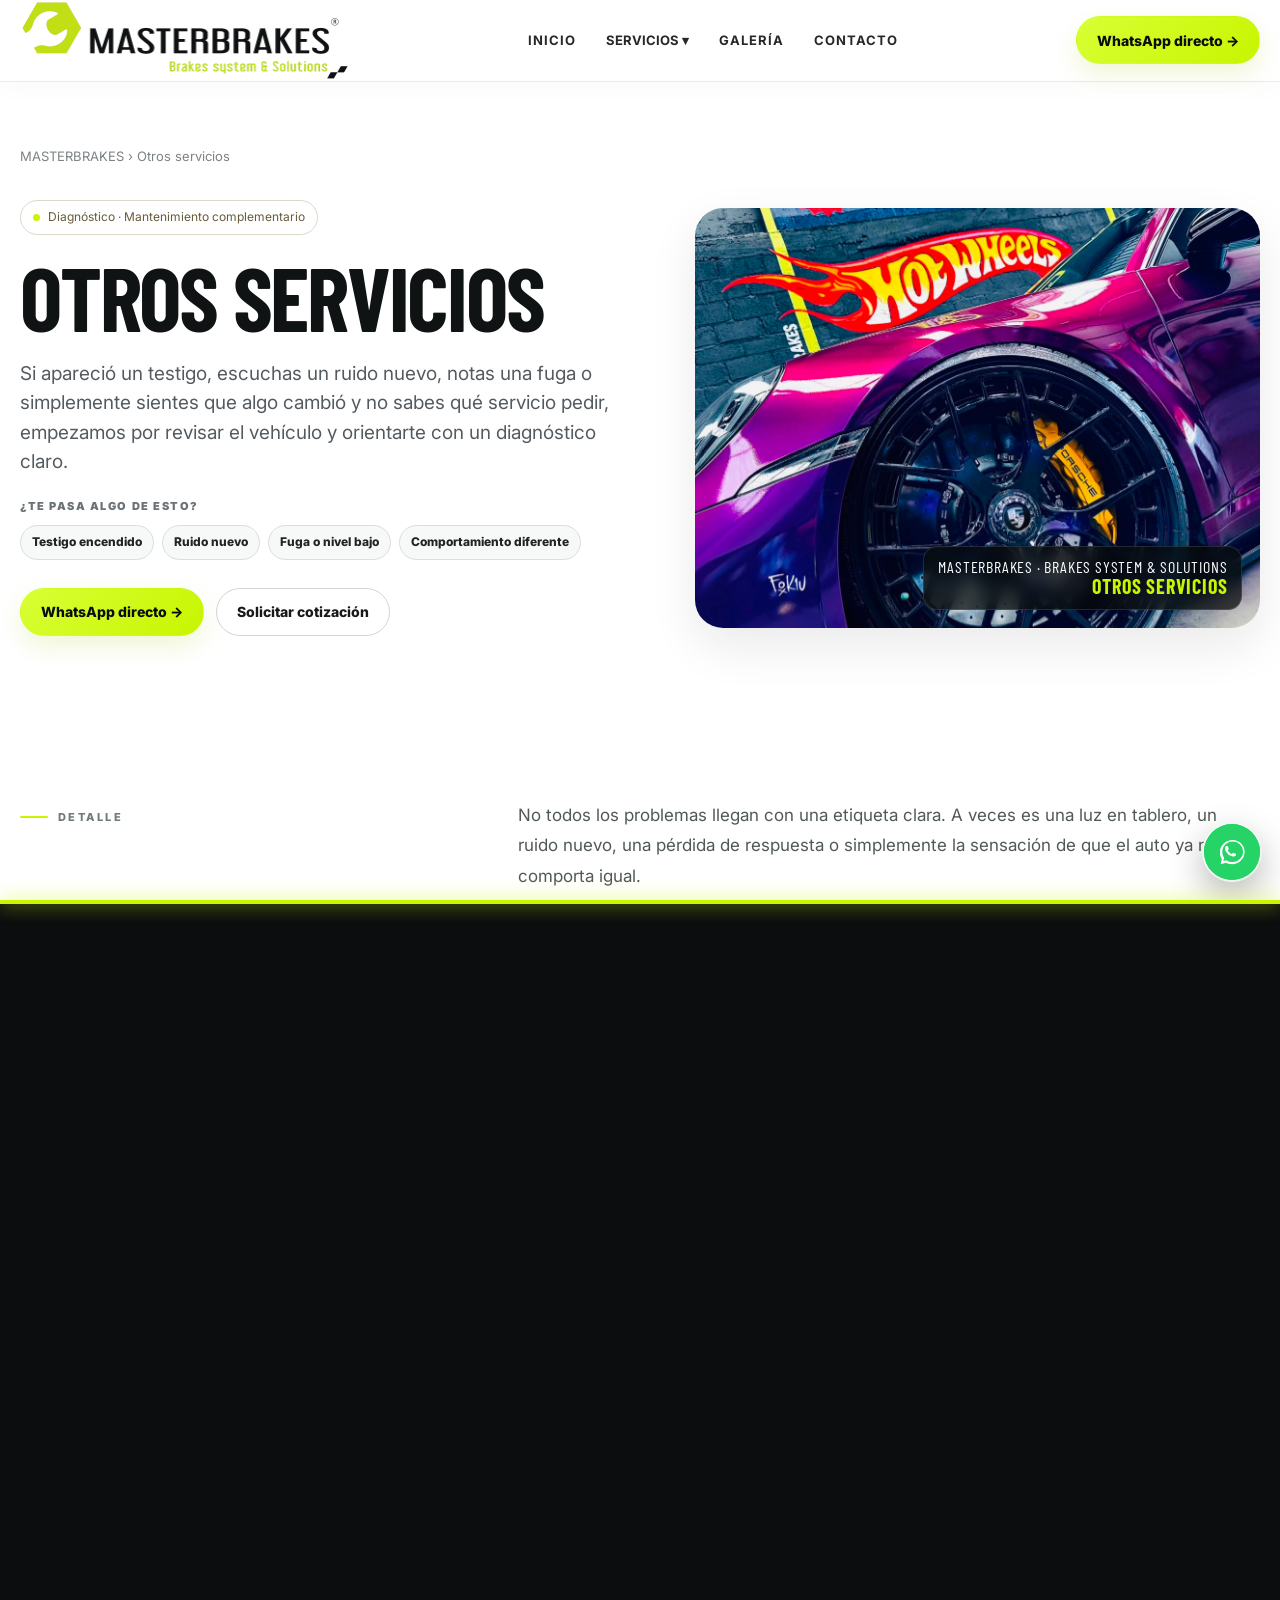
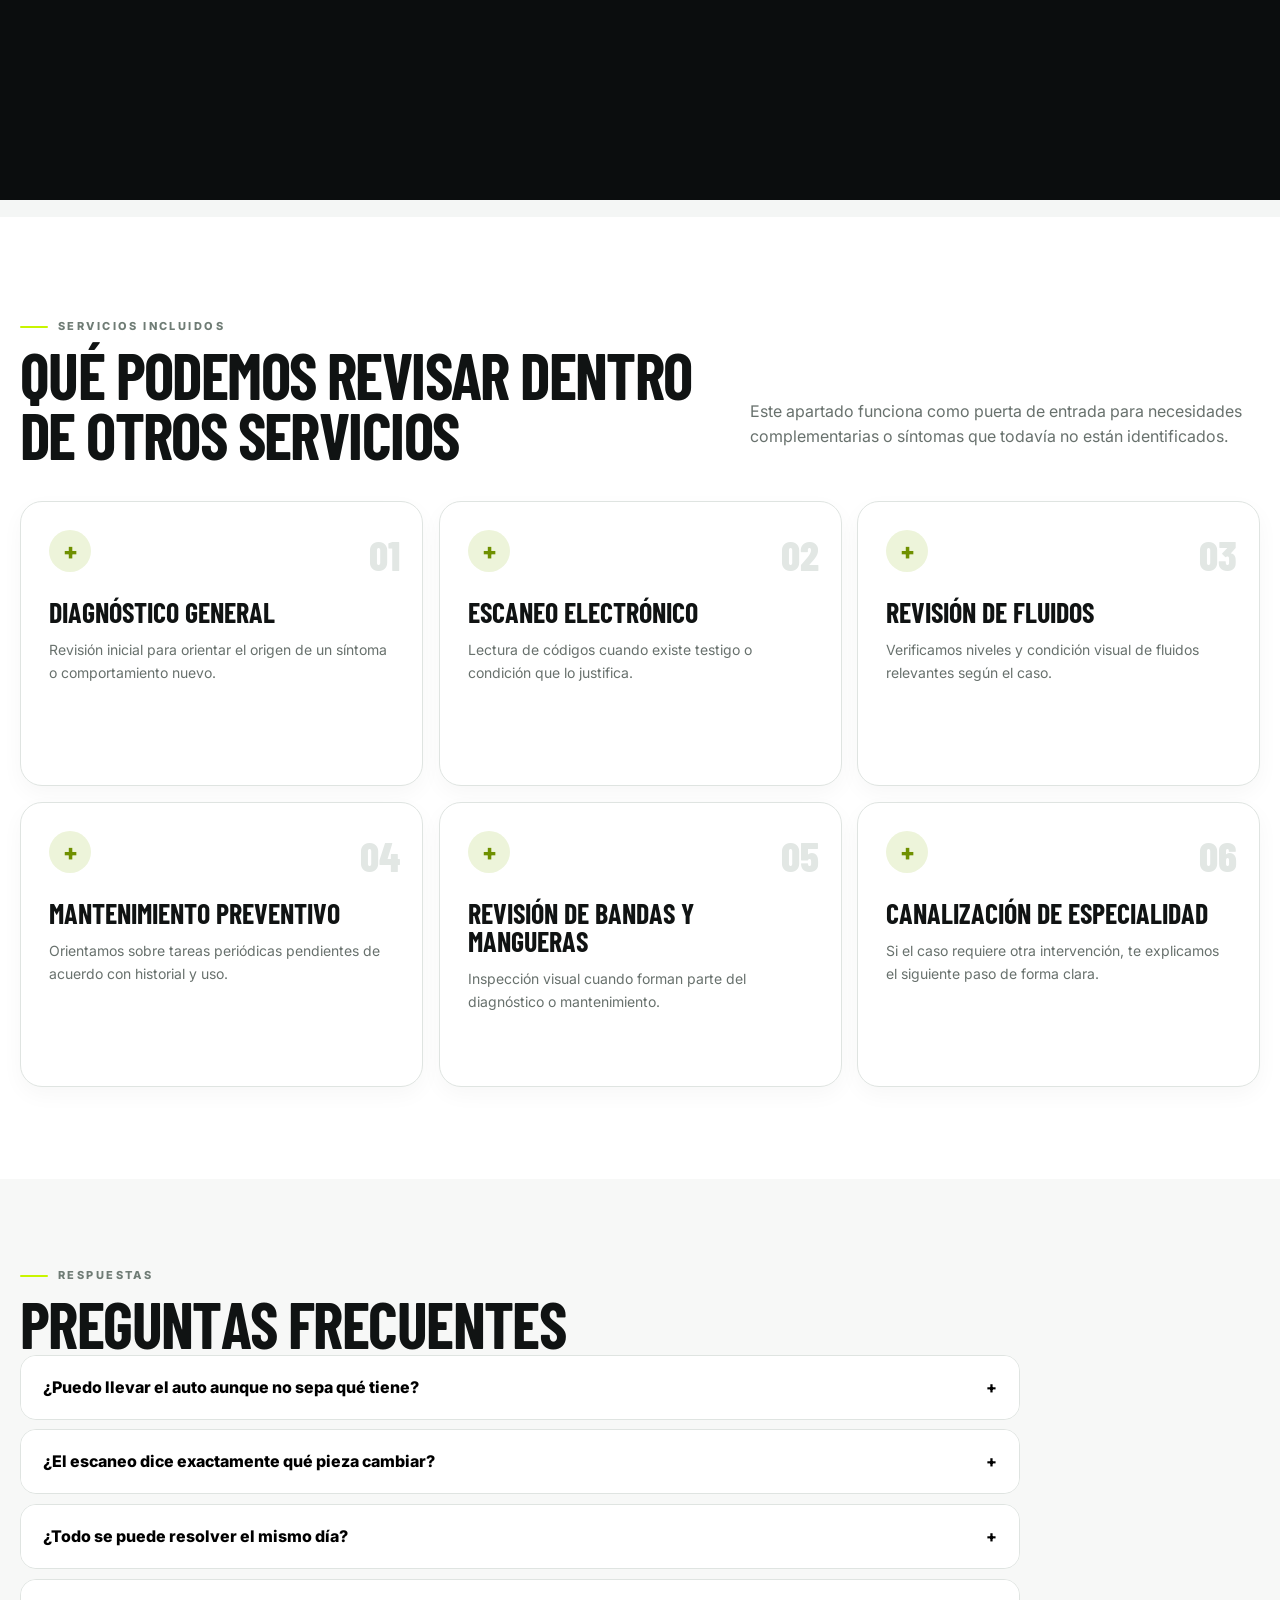
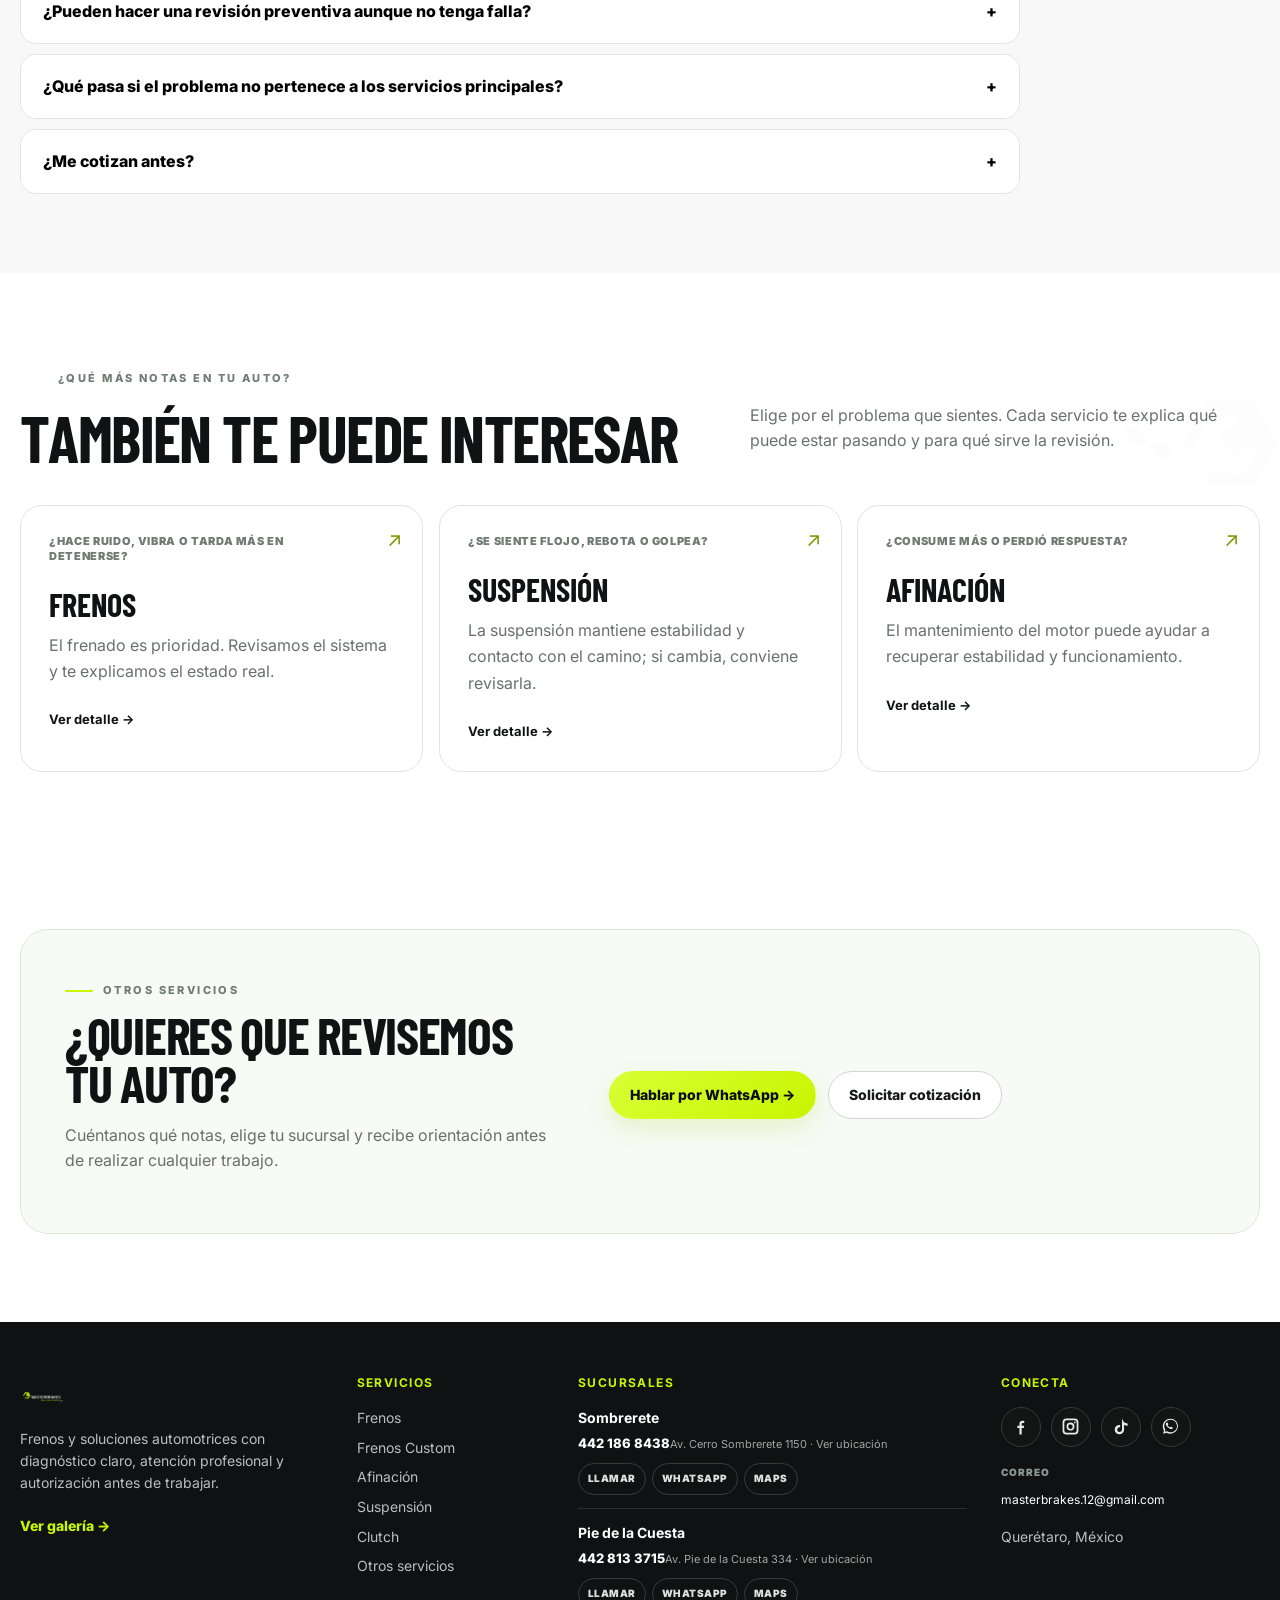
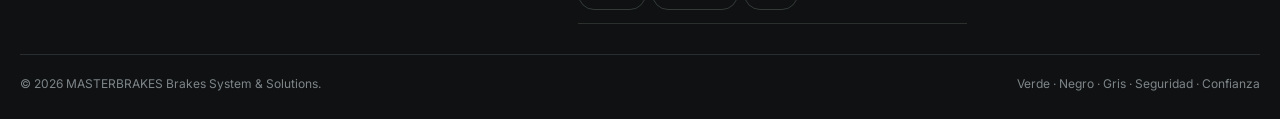
<file: otros-servicios.html>
<!DOCTYPE html>

<html lang="es-MX"><head><meta charset="utf-8"/><meta content="width=device-width,initial-scale=1" name="viewport"/><title>Otros servicios automotrices en Querétaro | MASTERBRAKES</title><meta content="Cuando sabes que algo cambió pero no tienes claro qué servicio pedir, empezamos por revisar. Diagnóstico general, mantenimiento preventivo y atención complementaria para orientar el problema correctamente." name="description"/><link href="favicon.png" rel="icon"/><link href="css/styles.css" rel="stylesheet"/><link href="css/motion.css" rel="stylesheet"/><link rel="canonical" href="https://www.frenosmasterbrakes.com/otros-servicios.html"/><meta property="og:type" content="website"/><meta property="og:locale" content="es_MX"/><meta property="og:site_name" content="MASTERBRAKES"/><meta property="og:title" content="Otros servicios automotrices en Querétaro | MASTERBRAKES"/><meta property="og:description" content="Cuando sabes que algo cambió pero no tienes claro qué servicio pedir, empezamos por revisar. Diagnóstico general, mantenimiento preventivo y atención complementaria para orientar el problema correctamente."/><meta property="og:url" content="https://www.frenosmasterbrakes.com/otros-servicios.html"/><meta property="og:image" content="https://www.frenosmasterbrakes.com/assets/hero-frena-seguro.webp"/><meta name="twitter:card" content="summary_large_image"/><meta name="twitter:title" content="Otros servicios automotrices en Querétaro | MASTERBRAKES"/><meta name="twitter:description" content="Cuando sabes que algo cambió pero no tienes claro qué servicio pedir, empezamos por revisar. Diagnóstico general, mantenimiento preventivo y atención complementaria para orientar el problema correctamente."/><meta name="theme-color" content="#0b0d0e"/><script>try{var mbR=matchMedia('(prefers-reduced-motion: reduce)').matches,mbC=document.documentElement.classList;if(!mbR&&sessionStorage.getItem('mbNav')==='1'){sessionStorage.removeItem('mbNav');mbC.add('mb-arrive')}else if(!mbR&&!sessionStorage.getItem('mbIntro'))mbC.add('mb-intro-on')}catch(e){}</script></head><body class="site-premium"><header class="site-header"><div class="wrap nav-row">
<a class="brand brand-clean" href="index.html" aria-label="MASTERBRAKES inicio"><span class="brand-logo-stack"><img alt="MASTERBRAKES Brakes System &amp; Solutions" class="brand-logo-full brand-logo-dark" src="assets/masterbrakes-logo-dark.png"/><img alt="MASTERBRAKES Brakes System &amp; Solutions" class="brand-logo-full brand-logo-light" src="assets/masterbrakes-logo-light.png"/></span></a>
<nav aria-label="Navegación principal" class="nav-links">
<a href="index.html">Inicio</a>
<div class="nav-dropdown"><button class="drop-btn" type="button">SERVICIOS ▾</button><div class="dropdown-panel">
<a href="frenos.html"><b>Frenos</b><small>Diagnóstico, seguridad y respuesta.</small></a>
<a href="frenos-custom.html"><b>Frenos Custom</b><small>Configuraciones premium y performance.</small></a>
<a href="afinacion.html"><b>Afinación</b><small>Mantenimiento preventivo.</small></a>
<a href="suspension.html"><b>Suspensión</b><small>Control y estabilidad.</small></a>
<a href="clutch.html"><b>Clutch</b><small>Precisión y transferencia.</small></a>
<a href="otros-servicios.html"><b>Otros servicios</b><small>Diagnóstico y mantenimiento general.</small></a>
</div></div>
<a href="https://galeria-masterbrakers-kappa.vercel.app/" rel="noopener" target="_blank">Galería</a><a href="contacto.html">Contacto</a>
</nav>
<a class="btn btn-gold desktop-cta js-branch-contact" data-service="información general" href="#">WhatsApp directo →</a>
<button aria-label="Abrir menú" class="burger" id="burger"><span></span><span></span><span></span></button>
</div></header>
<div class="mobile-menu" id="mobileMenu"><span class="mobile-title">MASTERBRAKES · Brakes System &amp; Solutions</span><button aria-label="Cerrar" class="mobile-close" id="mobileClose">×</button>
<a href="index.html">Inicio</a><a href="frenos.html">Frenos</a><a href="frenos-custom.html">Frenos Custom</a><a href="afinacion.html">Afinación</a><a href="suspension.html">Suspensión</a><a href="clutch.html">Clutch</a><a href="otros-servicios.html">Otros servicios</a><a href="https://galeria-masterbrakers-kappa.vercel.app/" rel="noopener" target="_blank">Galería</a><a href="contacto.html">Contacto</a>
</div><main>
<section class="service-hero service-hero-deep dot-bg"><div class="wrap"><div class="crumbs"><a href="index.html">MASTERBRAKES</a> › Otros servicios</div><div class="service-hero-grid"><div class="reveal"><span class="service-badge"><i></i>Diagnóstico · Mantenimiento complementario</span><h1>Otros servicios</h1><p class="lead">Si apareció un testigo, escuchas un ruido nuevo, notas una fuga o simplemente sientes que algo cambió y no sabes qué servicio pedir, empezamos por revisar el vehículo y orientarte con un diagnóstico claro.</p><div class="hero-problem"><small>¿Te pasa algo de esto?</small><div class="hero-problem-chips"><span>Testigo encendido</span><span>Ruido nuevo</span><span>Fuga o nivel bajo</span><span>Comportamiento diferente</span></div></div><div class="hero-actions"><a class="btn btn-gold js-branch-contact" data-service="Otros servicios" href="#">WhatsApp directo →</a><a class="btn btn-outline" href="contacto.html?servicio=Otros%20servicios">Solicitar cotización</a></div></div><div class="service-hero-img reveal"><img alt="Otros servicios MASTERBRAKES" src="assets/galeria-trabajo.jpg"/><div class="service-img-label">MASTERBRAKES · Brakes System &amp; Solutions<br/><b>Otros servicios</b></div></div></div></div></section>
<section class="deep-detail" id="detalle"><div class="wrap deep-detail-grid"><div class="deep-detail-title reveal"><span class="eyebrow">Detalle</span><h2>En qué consiste</h2></div><div class="deep-detail-copy reveal"><p>No todos los problemas llegan con una etiqueta clara. A veces es una luz en tablero, un ruido nuevo, una pérdida de respuesta o simplemente la sensación de que el auto ya no se comporta igual.</p><p>En estos casos hacemos una revisión orientada al síntoma y, cuando corresponde, apoyamos el diagnóstico con escaneo y verificación de sistemas relacionados.</p><p>La idea es darte una ruta clara: qué encontramos, qué es prioritario, qué se puede programar y qué especialidad requiere el caso.</p></div></div></section>
<section class="benefits-section"><div class="wrap"><div class="section-head"><div><span class="eyebrow">Por qué importa</span><h2 class="section-title">Beneficios</h2></div><p>Qué obtienes con una revisión general</p></div><div class="benefit-list reveal"><article class="benefit-row"><span class="detail-icon premium-icon"><svg aria-hidden="true" viewbox="0 0 24 24"><path d="M12 3 5 6v5c0 4.8 2.9 8 7 10 4.1-2 7-5.2 7-10V6z"></path><path d="m9 12 2 2 4-4"></path></svg></span><div><h3>Punto de partida claro</h3><p>No necesitas saber el nombre técnico del problema para comenzar.</p></div></article><article class="benefit-row"><span class="detail-icon premium-icon"><svg aria-hidden="true" viewbox="0 0 24 24"><path d="M12 3 5 6v5c0 4.8 2.9 8 7 10 4.1-2 7-5.2 7-10V6z"></path><path d="m9 12 2 2 4-4"></path></svg></span><div><h3>Diagnóstico orientado al síntoma</h3><p>Relacionamos lo que notas con una revisión del vehículo.</p></div></article><article class="benefit-row"><span class="detail-icon premium-icon"><svg aria-hidden="true" viewbox="0 0 24 24"><path d="M12 3 5 6v5c0 4.8 2.9 8 7 10 4.1-2 7-5.2 7-10V6z"></path><path d="m9 12 2 2 4-4"></path></svg></span><div><h3>Escaneo cuando aplica</h3><p>La lectura electrónica complementa el diagnóstico cuando existe una condición registrada.</p></div></article><article class="benefit-row"><span class="detail-icon premium-icon"><svg aria-hidden="true" viewbox="0 0 24 24"><path d="M12 3 5 6v5c0 4.8 2.9 8 7 10 4.1-2 7-5.2 7-10V6z"></path><path d="m9 12 2 2 4-4"></path></svg></span><div><h3>Prioridades</h3><p>Separamos lo urgente de lo que puede programarse.</p></div></article><article class="benefit-row"><span class="detail-icon premium-icon"><svg aria-hidden="true" viewbox="0 0 24 24"><path d="M12 3 5 6v5c0 4.8 2.9 8 7 10 4.1-2 7-5.2 7-10V6z"></path><path d="m9 12 2 2 4-4"></path></svg></span><div><h3>Mantenimiento preventivo</h3><p>Revisamos tareas periódicas y necesidades de servicio cuando corresponde.</p></div></article><article class="benefit-row"><span class="detail-icon premium-icon"><svg aria-hidden="true" viewbox="0 0 24 24"><path d="M12 3 5 6v5c0 4.8 2.9 8 7 10 4.1-2 7-5.2 7-10V6z"></path><path d="m9 12 2 2 4-4"></path></svg></span><div><h3>Autorización previa</h3><p>Nada adicional se realiza sin explicarte y contar con tu aprobación.</p></div></article></div></div></section>
<section class="included-section"><div class="wrap"><div class="section-head"><div><span class="eyebrow">Servicios incluidos</span><h2 class="section-title">Qué podemos revisar dentro de Otros servicios</h2></div><p>Este apartado funciona como puerta de entrada para necesidades complementarias o síntomas que todavía no están identificados.</p></div><div class="included-grid reveal"><article class="included-card"><span class="included-num">01</span><div class="included-icon">+</div><h3>Diagnóstico general</h3><p>Revisión inicial para orientar el origen de un síntoma o comportamiento nuevo.</p></article><article class="included-card"><span class="included-num">02</span><div class="included-icon">+</div><h3>Escaneo electrónico</h3><p>Lectura de códigos cuando existe testigo o condición que lo justifica.</p></article><article class="included-card"><span class="included-num">03</span><div class="included-icon">+</div><h3>Revisión de fluidos</h3><p>Verificamos niveles y condición visual de fluidos relevantes según el caso.</p></article><article class="included-card"><span class="included-num">04</span><div class="included-icon">+</div><h3>Mantenimiento preventivo</h3><p>Orientamos sobre tareas periódicas pendientes de acuerdo con historial y uso.</p></article><article class="included-card"><span class="included-num">05</span><div class="included-icon">+</div><h3>Revisión de bandas y mangueras</h3><p>Inspección visual cuando forman parte del diagnóstico o mantenimiento.</p></article><article class="included-card"><span class="included-num">06</span><div class="included-icon">+</div><h3>Canalización de especialidad</h3><p>Si el caso requiere otra intervención, te explicamos el siguiente paso de forma clara.</p></article></div></div></section>
<section class="faq faq-deep"><div class="wrap"><span class="eyebrow">Respuestas</span><h2 class="section-title">Preguntas frecuentes</h2><div class="faq-list reveal"><div class="faq-item"><button class="faq-q" type="button"><span>¿Puedo llevar el auto aunque no sepa qué tiene?</span><span>+</span></button><div class="faq-a">Sí. Describe lo que notas y empezamos desde ahí.</div></div><div class="faq-item"><button class="faq-q" type="button"><span>¿El escaneo dice exactamente qué pieza cambiar?</span><span>+</span></button><div class="faq-a">No. Un código ayuda a orientar, pero el diagnóstico requiere interpretar la condición y revisar el sistema.</div></div><div class="faq-item"><button class="faq-q" type="button"><span>¿Todo se puede resolver el mismo día?</span><span>+</span></button><div class="faq-a">Depende del diagnóstico, disponibilidad y alcance. Te informamos antes de avanzar.</div></div><div class="faq-item"><button class="faq-q" type="button"><span>¿Pueden hacer una revisión preventiva aunque no tenga falla?</span><span>+</span></button><div class="faq-a">Sí. Es una buena forma de detectar mantenimiento pendiente o desgaste antes de que genere síntomas.</div></div><div class="faq-item"><button class="faq-q" type="button"><span>¿Qué pasa si el problema no pertenece a los servicios principales?</span><span>+</span></button><div class="faq-a">Te lo explicamos y te orientamos sobre el siguiente paso o la especialidad adecuada.</div></div><div class="faq-item"><button class="faq-q" type="button"><span>¿Me cotizan antes?</span><span>+</span></button><div class="faq-a">Sí. La propuesta se presenta antes de realizar trabajos adicionales.</div></div></div></div></section>
<section class="related-section"><div class="wrap"><span class="eyebrow">¿Qué más notas en tu auto?</span><div class="section-head"><div><h2 class="section-title">También te puede interesar</h2></div><p>Elige por el problema que sientes. Cada servicio te explica qué puede estar pasando y para qué sirve la revisión.</p></div><div class="related-grid reveal"><a class="related-card" href="frenos.html"><span class="related-arrow">↗</span><span class="related-kicker">¿Hace ruido, vibra o tarda más en detenerse?</span><h3>Frenos</h3><p>El frenado es prioridad. Revisamos el sistema y te explicamos el estado real.</p><b>Ver detalle →</b></a><a class="related-card" href="suspension.html"><span class="related-arrow">↗</span><span class="related-kicker">¿Se siente flojo, rebota o golpea?</span><h3>Suspensión</h3><p>La suspensión mantiene estabilidad y contacto con el camino; si cambia, conviene revisarla.</p><b>Ver detalle →</b></a><a class="related-card" href="afinacion.html"><span class="related-arrow">↗</span><span class="related-kicker">¿Consume más o perdió respuesta?</span><h3>Afinación</h3><p>El mantenimiento del motor puede ayudar a recuperar estabilidad y funcionamiento.</p><b>Ver detalle →</b></a></div></div></section>
<section class="quote-section service-final-cta"><div class="wrap"><div class="quote-panel"><div><span class="eyebrow">Otros servicios</span><h2>¿Quieres que revisemos tu auto?</h2><p class="muted">Cuéntanos qué notas, elige tu sucursal y recibe orientación antes de realizar cualquier trabajo.</p></div><div class="hero-actions"><a class="btn btn-gold js-branch-contact" data-service="Otros servicios" href="#">Hablar por WhatsApp →</a><a class="btn btn-outline" href="contacto.html?servicio=Otros%20servicios">Solicitar cotización</a></div></div></div></section>
</main><footer class="site-footer"><div class="wrap"><div class="footer-grid footer-grid-v7">
<div class="footer-brand"><div class="footer-logo-row footer-logo-row-clean"><img alt="MASTERBRAKES Brakes System &amp; Solutions" class="footer-logo-full" src="assets/masterbrakes-logo-light.png"/></div><p>Frenos y soluciones automotrices con diagnóstico claro, atención profesional y autorización antes de trabajar.</p><a class="footer-gallery-link" href="https://galeria-masterbrakers-kappa.vercel.app/" rel="noopener" target="_blank">Ver galería →</a></div>
<div><h4>Servicios</h4><a href="frenos.html">Frenos</a><a href="frenos-custom.html">Frenos Custom</a><a href="afinacion.html">Afinación</a><a href="suspension.html">Suspensión</a><a href="clutch.html">Clutch</a><a href="otros-servicios.html">Otros servicios</a></div>
<div class="footer-branches"><h4>Sucursales</h4>
<article class="footer-branch"><b>Sombrerete</b><a class="footer-phone" href="tel:+524421868438">442 186 8438</a><a class="footer-location" href="https://share.google/h0KJQbao4Z2PWzfot" rel="noopener" target="_blank">Av. Cerro Sombrerete 1150 · Ver ubicación</a><div class="footer-branch-actions"><a aria-label="Llamar a Sombrerete" href="tel:+524421868438">Llamar</a><a href="https://wa.me/524421868438?text=Hola%20MASTERBRAKES%20PREMIUM,%20quiero%20información%20de%20la%20sucursal%20Sombrerete." rel="noopener" target="_blank">WhatsApp</a><a href="https://share.google/h0KJQbao4Z2PWzfot" rel="noopener" target="_blank">Maps</a></div></article>
<article class="footer-branch"><b>Pie de la Cuesta</b><a class="footer-phone" href="tel:+524428133715">442 813 3715</a><a class="footer-location" href="https://share.google/veyZlv7FVN3zS64Zd" rel="noopener" target="_blank">Av. Pie de la Cuesta 334 · Ver ubicación</a><div class="footer-branch-actions"><a aria-label="Llamar a Pie de la Cuesta" href="tel:+524428133715">Llamar</a><a href="https://wa.me/524428133715?text=Hola%20MASTERBRAKES%20PREMIUM,%20quiero%20información%20de%20la%20sucursal%20Pie%20de%20la%20Cuesta." rel="noopener" target="_blank">WhatsApp</a><a href="https://share.google/veyZlv7FVN3zS64Zd" rel="noopener" target="_blank">Maps</a></div></article>
</div>
<div class="footer-connect"><h4>Conecta</h4><div aria-label="Redes sociales" class="socials">
<a aria-label="Facebook" class="social-facebook" href="https://www.facebook.com/masterbrakes/?locale=es_LA" rel="noopener" target="_blank"><svg aria-hidden="true" viewbox="0 0 24 24"><path d="M13.5 22v-8h2.7l.4-3h-3.1V9.1c0-.9.3-1.6 1.7-1.6h1.5V4.8c-.3 0-1.2-.1-2.2-.1-2.2 0-3.8 1.3-3.8 3.9V11H8v3h2.7v8h2.8z" fill="currentColor"></path></svg></a>
<a aria-label="Instagram" class="social-instagram" href="https://www.instagram.com/masterbrakes.12" rel="noopener" target="_blank"><svg aria-hidden="true" viewbox="0 0 24 24"><path d="M7 2h10a5 5 0 0 1 5 5v10a5 5 0 0 1-5 5H7a5 5 0 0 1-5-5V7a5 5 0 0 1 5-5zm0 2.2A2.8 2.8 0 0 0 4.2 7v10A2.8 2.8 0 0 0 7 19.8h10a2.8 2.8 0 0 0 2.8-2.8V7A2.8 2.8 0 0 0 17 4.2H7zm10.5 1.6a1.1 1.1 0 1 1 0 2.2 1.1 1.1 0 0 1 0-2.2zM12 7a5 5 0 1 1 0 10 5 5 0 0 1 0-10zm0 2.2A2.8 2.8 0 1 0 12 15a2.8 2.8 0 0 0 0-5.6z" fill="currentColor"></path></svg></a>
<a aria-label="TikTok" class="social-tiktok" href="https://www.tiktok.com/@masterbrakes.12" rel="noopener" target="_blank"><svg aria-hidden="true" viewbox="0 0 24 24"><path d="M14.8 3c.3 1.8 1.3 3.3 2.8 4.2 1 .6 2.2.9 3.4.9v2.9c-1.6 0-3.2-.4-4.5-1.1v6.1a5.9 5.9 0 1 1-5.9-5.9c.3 0 .6 0 .9.1V13a3 3 0 1 0 2.4 2.9V3h2.9z" fill="currentColor"></path></svg></a>
<a aria-label="WhatsApp" class="social-whatsapp js-branch-contact" data-service="información general" href="#"><svg aria-hidden="true" viewbox="0 0 32 32"><path d="M19.1 17.3c-.3-.2-1.7-.8-2-.9-.3-.1-.5-.2-.7.2-.2.3-.8.9-1 .9-.2 0-.4 0-.7-.2-2-.9-3.3-2.9-3.4-3.1-.2-.3 0-.5.1-.7.1-.1.3-.3.4-.5.1-.1.2-.3.3-.5.1-.2 0-.4 0-.5s-.7-1.8-.9-2.4c-.2-.5-.5-.4-.7-.4h-.6c-.2 0-.5.1-.7.4-.2.3-1 1-1 2.5s1 2.8 1.2 3c.1.2 2 3.1 4.9 4.3.7.3 1.2.5 1.6.6.7.2 1.3.2 1.8.1.5-.1 1.7-.7 1.9-1.3.2-.6.2-1.1.2-1.2 0-.1-.2-.2-.4-.3z" fill="currentColor"></path><path d="M16 3C8.8 3 3 8.7 3 15.9c0 2.5.7 4.8 2 6.8L3.7 28l5.5-1.3c1.9 1 4.1 1.5 6.3 1.5 7.2 0 13-5.7 13-12.9C28.5 8.7 23.2 3 16 3zm0 22.8c-2.1 0-4.1-.6-5.8-1.6l-.4-.2-3.3.8.9-3.2-.2-.4c-1.1-1.7-1.7-3.7-1.7-5.8 0-5.9 4.8-10.7 10.7-10.7 5.9 0 10.7 4.8 10.7 10.7 0 5.7-5 10.4-10.9 10.4z" fill="currentColor"></path></svg></a>
</div><p class="footer-email"><span>Correo</span><a href="mailto:masterbrakes.12@gmail.com">masterbrakes.12@gmail.com</a></p><p>Querétaro, México</p></div>
</div><div class="footer-bottom"><span>© 2026 MASTERBRAKES Brakes System &amp; Solutions.</span><span>Verde · Negro · Gris · Seguridad · Confianza</span></div></div></footer>
<a aria-label="Enviar WhatsApp a MASTERBRAKES Sombrerete" class="wa-float wa-direct-primary" href="https://wa.me/524421868438?text=Hola%20MASTERBRAKES%2C%20quiero%20informaci%C3%B3n%20y%20cotizar%20en%20la%20sucursal%20Sombrerete." rel="noopener" target="_blank"><svg aria-hidden="true" viewbox="0 0 32 32"><path d="M19.1 17.3c-.3-.2-1.7-.8-2-.9-.3-.1-.5-.2-.7.2-.2.3-.8.9-1 .9-.2 0-.4 0-.7-.2-2-.9-3.3-2.9-3.4-3.1-.2-.3 0-.5.1-.7.1-.1.3-.3.4-.5.1-.1.2-.3.3-.5.1-.2 0-.4 0-.5s-.7-1.8-.9-2.4c-.2-.5-.5-.4-.7-.4h-.6c-.2 0-.5.1-.7.4-.2.3-1 1-1 2.5s1 2.8 1.2 3c.1.2 2 3.1 4.9 4.3.7.3 1.2.5 1.6.6.7.2 1.3.2 1.8.1.5-.1 1.7-.7 1.9-1.3.2-.6.2-1.1.2-1.2 0-.1-.2-.2-.4-.3z" fill="currentColor"></path><path d="M16 3C8.8 3 3 8.7 3 15.9c0 2.5.7 4.8 2 6.8L3.7 28l5.5-1.3c1.9 1 4.1 1.5 6.3 1.5 7.2 0 13-5.7 13-12.9C28.5 8.7 23.2 3 16 3zm0 22.8c-2.1 0-4.1-.6-5.8-1.6l-.4-.2-3.3.8.9-3.2-.2-.4c-1.1-1.7-1.7-3.7-1.7-5.8 0-5.9 4.8-10.7 10.7-10.7 5.9 0 10.7 4.8 10.7 10.7 0 5.7-5 10.4-10.9 10.4z" fill="currentColor"></path></svg></a>
<script src="js/script.js"></script><script src="js/motion.js"></script></body></html>
</file>
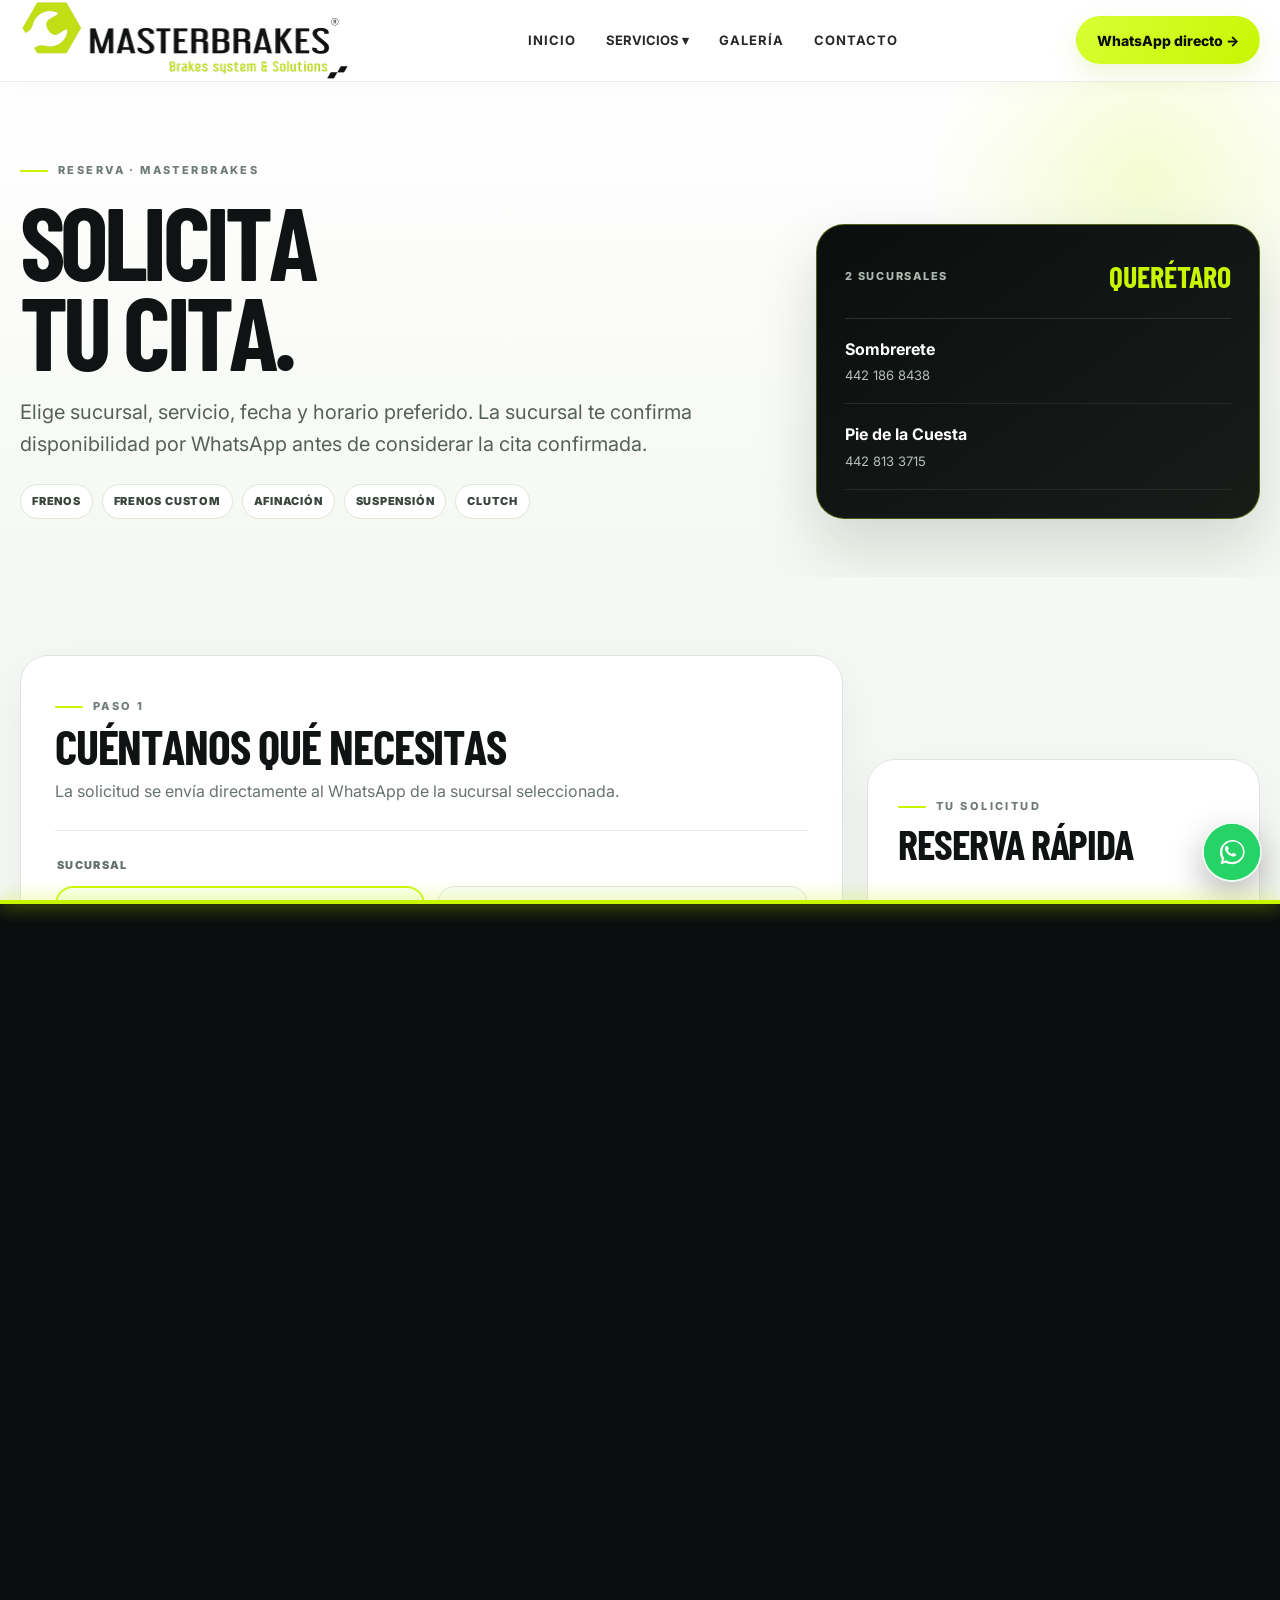
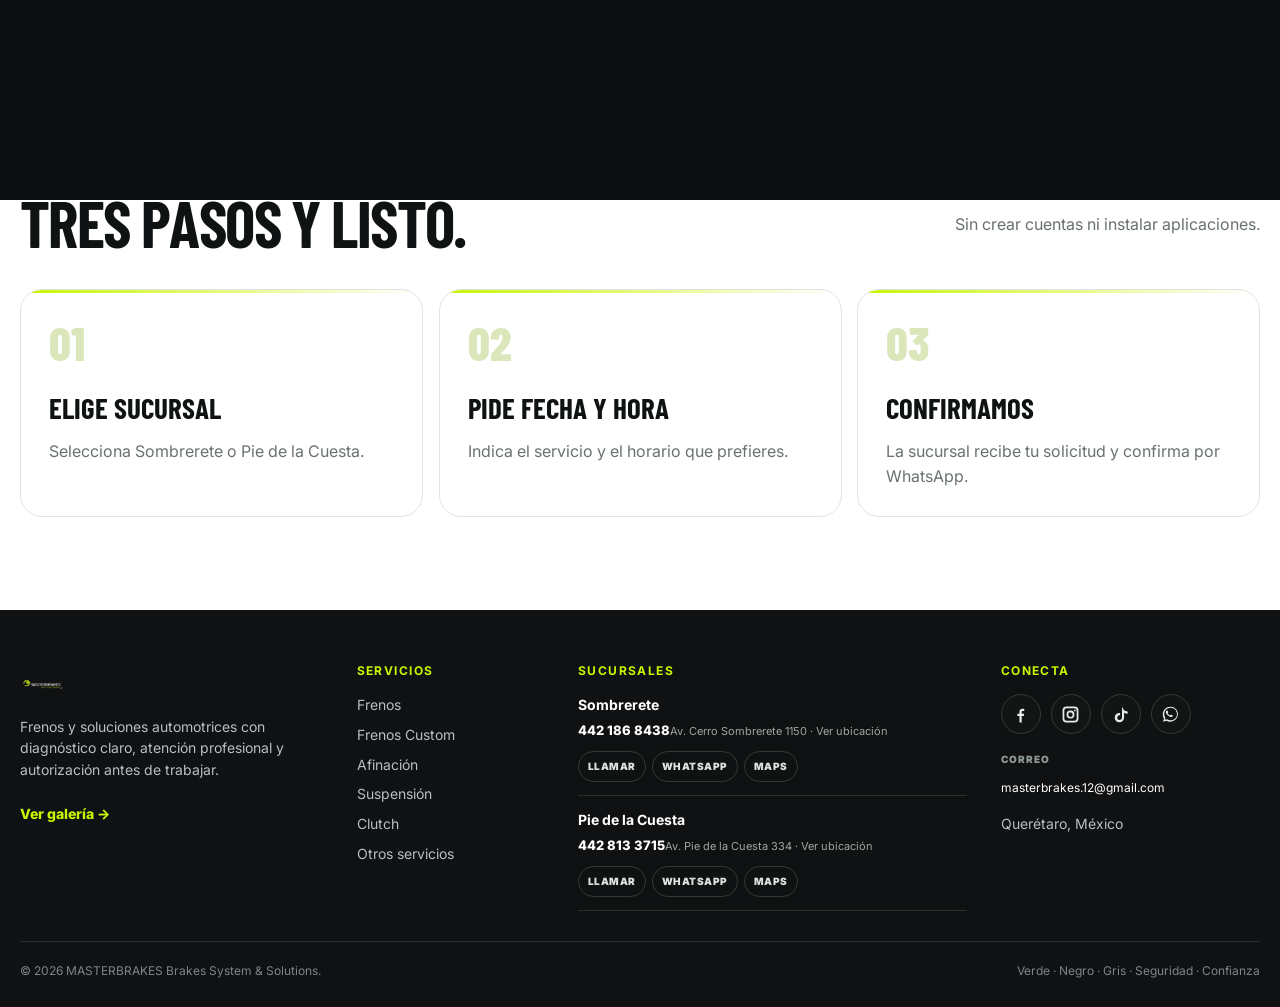
<file: reserva.html>
<!DOCTYPE html>
<html lang="es-MX"><head><meta charset="utf-8"/><meta content="width=device-width,initial-scale=1,viewport-fit=cover" name="viewport"/>
<title>Reservar cita | MASTERBRAKES Querétaro</title>
<meta name="description" content="Solicita una cita en MASTERBRAKES para frenos, frenos custom, afinación, suspensión, clutch y diagnóstico automotriz en Querétaro. Elige sucursal, fecha y horario preferido."/>
<link rel="canonical" href="https://www.frenosmasterbrakes.com/reserva.html"/>
<meta property="og:title" content="Reservar cita | MASTERBRAKES"/>
<meta property="og:description" content="Elige sucursal, servicio, fecha y horario preferido. MASTERBRAKES te confirma la cita por WhatsApp."/>
<meta property="og:type" content="website"/>
<meta property="og:url" content="https://www.frenosmasterbrakes.com/reserva.html"/>
<link href="favicon.png" rel="icon"/><link href="css/styles.css" rel="stylesheet"/><link href="css/motion.css" rel="stylesheet"/>
<script type="application/ld+json">{"@context":"https://schema.org","@type":"WebPage","name":"Reservar cita en MASTERBRAKES","url":"https://www.frenosmasterbrakes.com/reserva.html","description":"Página para solicitar una cita de servicio automotriz en MASTERBRAKES Querétaro.","potentialAction":{"@type":"ReserveAction","target":"https://www.frenosmasterbrakes.com/reserva.html"}}</script>
<script>try{var mbR=matchMedia('(prefers-reduced-motion: reduce)').matches,mbC=document.documentElement.classList;if(!mbR&&sessionStorage.getItem('mbNav')==='1'){sessionStorage.removeItem('mbNav');mbC.add('mb-arrive')}else if(!mbR&&!sessionStorage.getItem('mbIntro'))mbC.add('mb-intro-on')}catch(e){}</script></head><body class="site-premium booking-page"><header class="site-header"><div class="wrap nav-row">
<a class="brand brand-clean" href="index.html" aria-label="MASTERBRAKES inicio"><span class="brand-logo-stack"><img alt="MASTERBRAKES Brakes System &amp; Solutions" class="brand-logo-full brand-logo-dark" src="assets/masterbrakes-logo-dark.png"/><img alt="MASTERBRAKES Brakes System &amp; Solutions" class="brand-logo-full brand-logo-light" src="assets/masterbrakes-logo-light.png"/></span></a>
<nav aria-label="Navegación principal" class="nav-links">
<a href="index.html">Inicio</a>
<div class="nav-dropdown"><button class="drop-btn" type="button">SERVICIOS ▾</button><div class="dropdown-panel">
<a href="frenos.html"><b>Frenos</b><small>Si el pedal cambió, vibra, hace ruido o tarda más en detenerse, conviene revisarlo.</small></a>
<a href="frenos-custom.html"><b>Frenos Custom</b><small>Si buscas más respuesta, mejor sensación o una configuración especial, la diseñamos para tu auto.</small></a>
<a href="afinacion.html"><b>Afinación</b><small>Si consume más, responde menos o el motor ya no se siente parejo, revisamos qué mantenimiento necesita.</small></a>
<a href="suspension.html"><b>Suspensión</b><small>Si rebota, golpea, se siente flojo o pierde estabilidad, la suspensión puede estar pidiendo atención.</small></a>
<a href="clutch.html"><b>Clutch</b><small>Si patina, cuesta meter cambios, vibra al arrancar o cambió el pedal, revisamos el clutch.</small></a>
<a href="otros-servicios.html"><b>Otros servicios</b><small>Si apareció un testigo, escuchas un ruido nuevo o algo cambió, empezamos por un diagnóstico claro.</small></a>
</div></div>
<a href="https://galeria-masterbrakers-kappa.vercel.app/" rel="noopener" target="_blank">Galería</a><a href="contacto.html">Contacto</a>
</nav>
<a class="btn btn-gold desktop-cta js-branch-contact" data-service="información general" href="#">WhatsApp directo →</a>
<button aria-label="Abrir menú" class="burger" id="burger"><span></span><span></span><span></span></button>
</div></header><div class="mobile-menu" id="mobileMenu"><span class="mobile-title">MASTERBRAKES · Brakes System &amp; Solutions</span><button aria-label="Cerrar" class="mobile-close" id="mobileClose">×</button>
<a href="index.html">Inicio</a><a href="frenos.html">Frenos</a><a href="frenos-custom.html">Frenos Custom</a><a href="afinacion.html">Afinación</a><a href="suspension.html">Suspensión</a><a href="clutch.html">Clutch</a><a href="otros-servicios.html">Otros servicios</a><a href="https://galeria-masterbrakers-kappa.vercel.app/" rel="noopener" target="_blank">Galería</a><a href="contacto.html">Contacto</a>
</div><main>
<section class="booking-hero dot-bg">
  <div class="wrap booking-hero-grid">
    <div class="booking-hero-copy reveal">
      <span class="eyebrow">RESERVA · MASTERBRAKES</span>
      <h1>Solicita tu cita.</h1>
      <p>Elige sucursal, servicio, fecha y horario preferido. La sucursal te confirma disponibilidad por WhatsApp antes de considerar la cita confirmada.</p>
      <div class="booking-trust-row">
        <span>Frenos</span><span>Frenos Custom</span><span>Afinación</span><span>Suspensión</span><span>Clutch</span>
      </div>
    </div>
    <aside class="booking-branch-card reveal" aria-label="Sucursales MASTERBRAKES">
      <div class="booking-branch-top"><span>2 sucursales</span><b>Querétaro</b></div>
      <div class="booking-branch-mini"><strong>Sombrerete</strong><small>442 186 8438</small></div>
      <div class="booking-branch-mini"><strong>Pie de la Cuesta</strong><small>442 813 3715</small></div>
    </aside>
  </div>
</section>

<section class="booking-section">
  <div class="wrap booking-layout">
    <form class="booking-form reveal" id="bookingForm">
      <div class="booking-form-head">
        <span class="eyebrow">Paso 1</span>
        <h2>Cuéntanos qué necesitas</h2>
        <p>La solicitud se envía directamente al WhatsApp de la sucursal seleccionada.</p>
      </div>

      <fieldset class="booking-fieldset">
        <legend>Sucursal</legend>
        <div class="booking-branch-options" role="radiogroup" aria-label="Selecciona sucursal">
          <label class="booking-branch-option active" data-branch-card="sombrerete">
            <input type="radio" name="branch" value="sombrerete" checked/>
            <span class="booking-option-index">01</span>
            <strong>Sombrerete</strong>
            <small>Av. Cerro Sombrerete 1150</small>
          </label>
          <label class="booking-branch-option" data-branch-card="pie-de-la-cuesta">
            <input type="radio" name="branch" value="pie-de-la-cuesta"/>
            <span class="booking-option-index">02</span>
            <strong>Pie de la Cuesta</strong>
            <small>Av. Pie de la Cuesta 334</small>
          </label>
        </div>
      </fieldset>

      <div class="booking-fields-grid">
        <label>Servicio
          <select name="service" required>
            <option value="">Selecciona un servicio</option>
            <option>Frenos</option>
            <option>Frenos Custom</option>
            <option>Afinación</option>
            <option>Suspensión</option>
            <option>Clutch</option>
            <option>Otros servicios / Diagnóstico</option>
          </select>
        </label>
        <label>Vehículo
          <input name="vehicle" placeholder="Marca, modelo y año" required/>
        </label>
        <label>Fecha preferida
          <input name="date" type="date" required/>
        </label>
        <label>Hora preferida
          <input name="time" type="time" required/>
        </label>
        <label>Nombre
          <input name="name" autocomplete="name" placeholder="Tu nombre" required/>
        </label>
        <label>WhatsApp / Teléfono
          <input name="phone" autocomplete="tel" inputmode="tel" placeholder="442 000 0000" required/>
        </label>
        <label class="booking-full">¿Qué notas en el auto?
          <textarea name="detail" placeholder="Ej. vibra al frenar, ruido, pedal diferente, mantenimiento, proyecto custom..."></textarea>
        </label>
      </div>

      <div class="booking-confirm-note">
        <span class="booking-note-icon">✓</span>
        <p><strong>Importante:</strong> esta página envía una solicitud de cita. El horario queda confirmado cuando MASTERBRAKES te responda por WhatsApp.</p>
      </div>
      <button class="btn btn-gold booking-submit" type="submit">Enviar solicitud por WhatsApp →</button>
    </form>

    <aside class="booking-summary reveal" id="bookingSummary">
      <span class="eyebrow">Tu solicitud</span>
      <h2>Reserva rápida</h2>
      <div class="booking-summary-row"><span>Sucursal</span><strong id="summaryBranch">Sombrerete</strong></div>
      <div class="booking-summary-row"><span>Servicio</span><strong id="summaryService">Por seleccionar</strong></div>
      <div class="booking-summary-row"><span>Fecha</span><strong id="summaryDate">Por seleccionar</strong></div>
      <div class="booking-summary-row"><span>Hora</span><strong id="summaryTime">Por seleccionar</strong></div>
      <div class="booking-summary-actions">
        <a class="btn btn-dark" id="bookingCall" href="tel:+524421868438">Llamar</a>
        <a class="btn btn-outline" id="bookingMaps" href="https://share.google/h0KJQbao4Z2PWzfot" rel="noopener" target="_blank">Cómo llegar</a>
      </div>
      
    </aside>
  </div>
</section>

<section class="booking-how">
  <div class="wrap">
    <div class="section-head reveal"><div><span class="eyebrow">Cómo funciona</span><h2 class="section-title">Tres pasos y listo.</h2></div><p>Sin crear cuentas ni instalar aplicaciones.</p></div>
    <div class="booking-steps reveal">
      <article><span>01</span><h3>Elige sucursal</h3><p>Selecciona Sombrerete o Pie de la Cuesta.</p></article>
      <article><span>02</span><h3>Pide fecha y hora</h3><p>Indica el servicio y el horario que prefieres.</p></article>
      <article><span>03</span><h3>Confirmamos</h3><p>La sucursal recibe tu solicitud y confirma por WhatsApp.</p></article>
    </div>
  </div>
</section>
</main><footer class="site-footer"><div class="wrap"><div class="footer-grid footer-grid-v7">
<div class="footer-brand"><div class="footer-logo-row footer-logo-row-clean"><img alt="MASTERBRAKES Brakes System &amp; Solutions" class="footer-logo-full" src="assets/masterbrakes-logo-light.png"/></div><p>Frenos y soluciones automotrices con diagnóstico claro, atención profesional y autorización antes de trabajar.</p><a class="footer-gallery-link" href="https://galeria-masterbrakers-kappa.vercel.app/" rel="noopener" target="_blank">Ver galería →</a></div>
<div><h4>Servicios</h4><a href="frenos.html">Frenos</a><a href="frenos-custom.html">Frenos Custom</a><a href="afinacion.html">Afinación</a><a href="suspension.html">Suspensión</a><a href="clutch.html">Clutch</a><a href="otros-servicios.html">Otros servicios</a></div>
<div class="footer-branches"><h4>Sucursales</h4>
<article class="footer-branch"><b>Sombrerete</b><a class="footer-phone" href="tel:+524421868438">442 186 8438</a><a class="footer-location" href="https://share.google/h0KJQbao4Z2PWzfot" rel="noopener" target="_blank">Av. Cerro Sombrerete 1150 · Ver ubicación</a><div class="footer-branch-actions"><a aria-label="Llamar a Sombrerete" href="tel:+524421868438">Llamar</a><a href="https://wa.me/524421868438?text=Hola%20MASTERBRAKES%20PREMIUM,%20quiero%20información%20de%20la%20sucursal%20Sombrerete." rel="noopener" target="_blank">WhatsApp</a><a href="https://share.google/h0KJQbao4Z2PWzfot" rel="noopener" target="_blank">Maps</a></div></article>
<article class="footer-branch"><b>Pie de la Cuesta</b><a class="footer-phone" href="tel:+524428133715">442 813 3715</a><a class="footer-location" href="https://share.google/veyZlv7FVN3zS64Zd" rel="noopener" target="_blank">Av. Pie de la Cuesta 334 · Ver ubicación</a><div class="footer-branch-actions"><a aria-label="Llamar a Pie de la Cuesta" href="tel:+524428133715">Llamar</a><a href="https://wa.me/524428133715?text=Hola%20MASTERBRAKES%20PREMIUM,%20quiero%20información%20de%20la%20sucursal%20Pie%20de%20la%20Cuesta." rel="noopener" target="_blank">WhatsApp</a><a href="https://share.google/veyZlv7FVN3zS64Zd" rel="noopener" target="_blank">Maps</a></div></article>
</div>
<div class="footer-connect"><h4>Conecta</h4><div aria-label="Redes sociales" class="socials">
<a aria-label="Facebook" class="social-facebook" href="https://www.facebook.com/masterbrakes/?locale=es_LA" rel="noopener" target="_blank"><svg aria-hidden="true" viewbox="0 0 24 24"><path d="M13.5 22v-8h2.7l.4-3h-3.1V9.1c0-.9.3-1.6 1.7-1.6h1.5V4.8c-.3 0-1.2-.1-2.2-.1-2.2 0-3.8 1.3-3.8 3.9V11H8v3h2.7v8h2.8z" fill="currentColor"></path></svg></a>
<a aria-label="Instagram" class="social-instagram" href="https://www.instagram.com/masterbrakes.12" rel="noopener" target="_blank"><svg aria-hidden="true" viewbox="0 0 24 24"><path d="M7 2h10a5 5 0 0 1 5 5v10a5 5 0 0 1-5 5H7a5 5 0 0 1-5-5V7a5 5 0 0 1 5-5zm0 2.2A2.8 2.8 0 0 0 4.2 7v10A2.8 2.8 0 0 0 7 19.8h10a2.8 2.8 0 0 0 2.8-2.8V7A2.8 2.8 0 0 0 17 4.2H7zm10.5 1.6a1.1 1.1 0 1 1 0 2.2 1.1 1.1 0 0 1 0-2.2zM12 7a5 5 0 1 1 0 10 5 5 0 0 1 0-10zm0 2.2A2.8 2.8 0 1 0 12 15a2.8 2.8 0 0 0 0-5.6z" fill="currentColor"></path></svg></a>
<a aria-label="TikTok" class="social-tiktok" href="https://www.tiktok.com/@masterbrakes.12" rel="noopener" target="_blank"><svg aria-hidden="true" viewbox="0 0 24 24"><path d="M14.8 3c.3 1.8 1.3 3.3 2.8 4.2 1 .6 2.2.9 3.4.9v2.9c-1.6 0-3.2-.4-4.5-1.1v6.1a5.9 5.9 0 1 1-5.9-5.9c.3 0 .6 0 .9.1V13a3 3 0 1 0 2.4 2.9V3h2.9z" fill="currentColor"></path></svg></a>
<a aria-label="WhatsApp" class="social-whatsapp js-branch-contact" data-service="información general" href="#"><svg aria-hidden="true" viewbox="0 0 32 32"><path d="M19.1 17.3c-.3-.2-1.7-.8-2-.9-.3-.1-.5-.2-.7.2-.2.3-.8.9-1 .9-.2 0-.4 0-.7-.2-2-.9-3.3-2.9-3.4-3.1-.2-.3 0-.5.1-.7.1-.1.3-.3.4-.5.1-.1.2-.3.3-.5.1-.2 0-.4 0-.5s-.7-1.8-.9-2.4c-.2-.5-.5-.4-.7-.4h-.6c-.2 0-.5.1-.7.4-.2.3-1 1-1 2.5s1 2.8 1.2 3c.1.2 2 3.1 4.9 4.3.7.3 1.2.5 1.6.6.7.2 1.3.2 1.8.1.5-.1 1.7-.7 1.9-1.3.2-.6.2-1.1.2-1.2 0-.1-.2-.2-.4-.3z" fill="currentColor"></path><path d="M16 3C8.8 3 3 8.7 3 15.9c0 2.5.7 4.8 2 6.8L3.7 28l5.5-1.3c1.9 1 4.1 1.5 6.3 1.5 7.2 0 13-5.7 13-12.9C28.5 8.7 23.2 3 16 3zm0 22.8c-2.1 0-4.1-.6-5.8-1.6l-.4-.2-3.3.8.9-3.2-.2-.4c-1.1-1.7-1.7-3.7-1.7-5.8 0-5.9 4.8-10.7 10.7-10.7 5.9 0 10.7 4.8 10.7 10.7 0 5.7-5 10.4-10.9 10.4z" fill="currentColor"></path></svg></a>
</div><p class="footer-email"><span>Correo</span><a href="mailto:masterbrakes.12@gmail.com">masterbrakes.12@gmail.com</a></p><p>Querétaro, México</p></div>
</div><div class="footer-bottom"><span>© 2026 MASTERBRAKES Brakes System &amp; Solutions.</span><span>Verde · Negro · Gris · Seguridad · Confianza</span></div></div></footer>
<a aria-label="Enviar WhatsApp a MASTERBRAKES Sombrerete" class="wa-float wa-direct-primary" href="https://wa.me/524421868438?text=Hola%20MASTERBRAKES%2C%20quiero%20informaci%C3%B3n%20y%20cotizar%20en%20la%20sucursal%20Sombrerete." rel="noopener" target="_blank" title="WhatsApp Sombrerete"><svg aria-hidden="true" viewbox="0 0 32 32"><path d="M19.1 17.3c-.3-.2-1.7-.8-2-.9-.3-.1-.5-.2-.7.2-.2.3-.8.9-1 .9-.2 0-.4 0-.7-.2-2-.9-3.3-2.9-3.4-3.1-.2-.3 0-.5.1-.7.1-.1.3-.3.4-.5.1-.1.2-.3.3-.5.1-.2 0-.4 0-.5s-.7-1.8-.9-2.4c-.2-.5-.5-.4-.7-.4h-.6c-.2 0-.5.1-.7.4-.2.3-1 1-1 2.5s1 2.8 1.2 3c.1.2 2 3.1 4.9 4.3.7.3 1.2.5 1.6.6.7.2 1.3.2 1.8.1.5-.1 1.7-.7 1.9-1.3.2-.6.2-1.1.2-1.2 0-.1-.2-.2-.4-.3z" fill="currentColor"></path><path d="M16 3C8.8 3 3 8.7 3 15.9c0 2.5.7 4.8 2 6.8L3.7 28l5.5-1.3c1.9 1 4.1 1.5 6.3 1.5 7.2 0 13-5.7 13-12.9C28.5 8.7 23.2 3 16 3zm0 22.8c-2.1 0-4.1-.6-5.8-1.6l-.4-.2-3.3.8.9-3.2-.2-.4c-1.1-1.7-1.7-3.7-1.7-5.8 0-5.9 4.8-10.7 10.7-10.7 5.9 0 10.7 4.8 10.7 10.7 0 5.7-5 10.4-10.9 10.4z" fill="currentColor"></path></svg></a>
<script src="js/script.js"></script><script src="js/motion.js"></script><script src="js/reserva.js"></script></body></html>
</file>
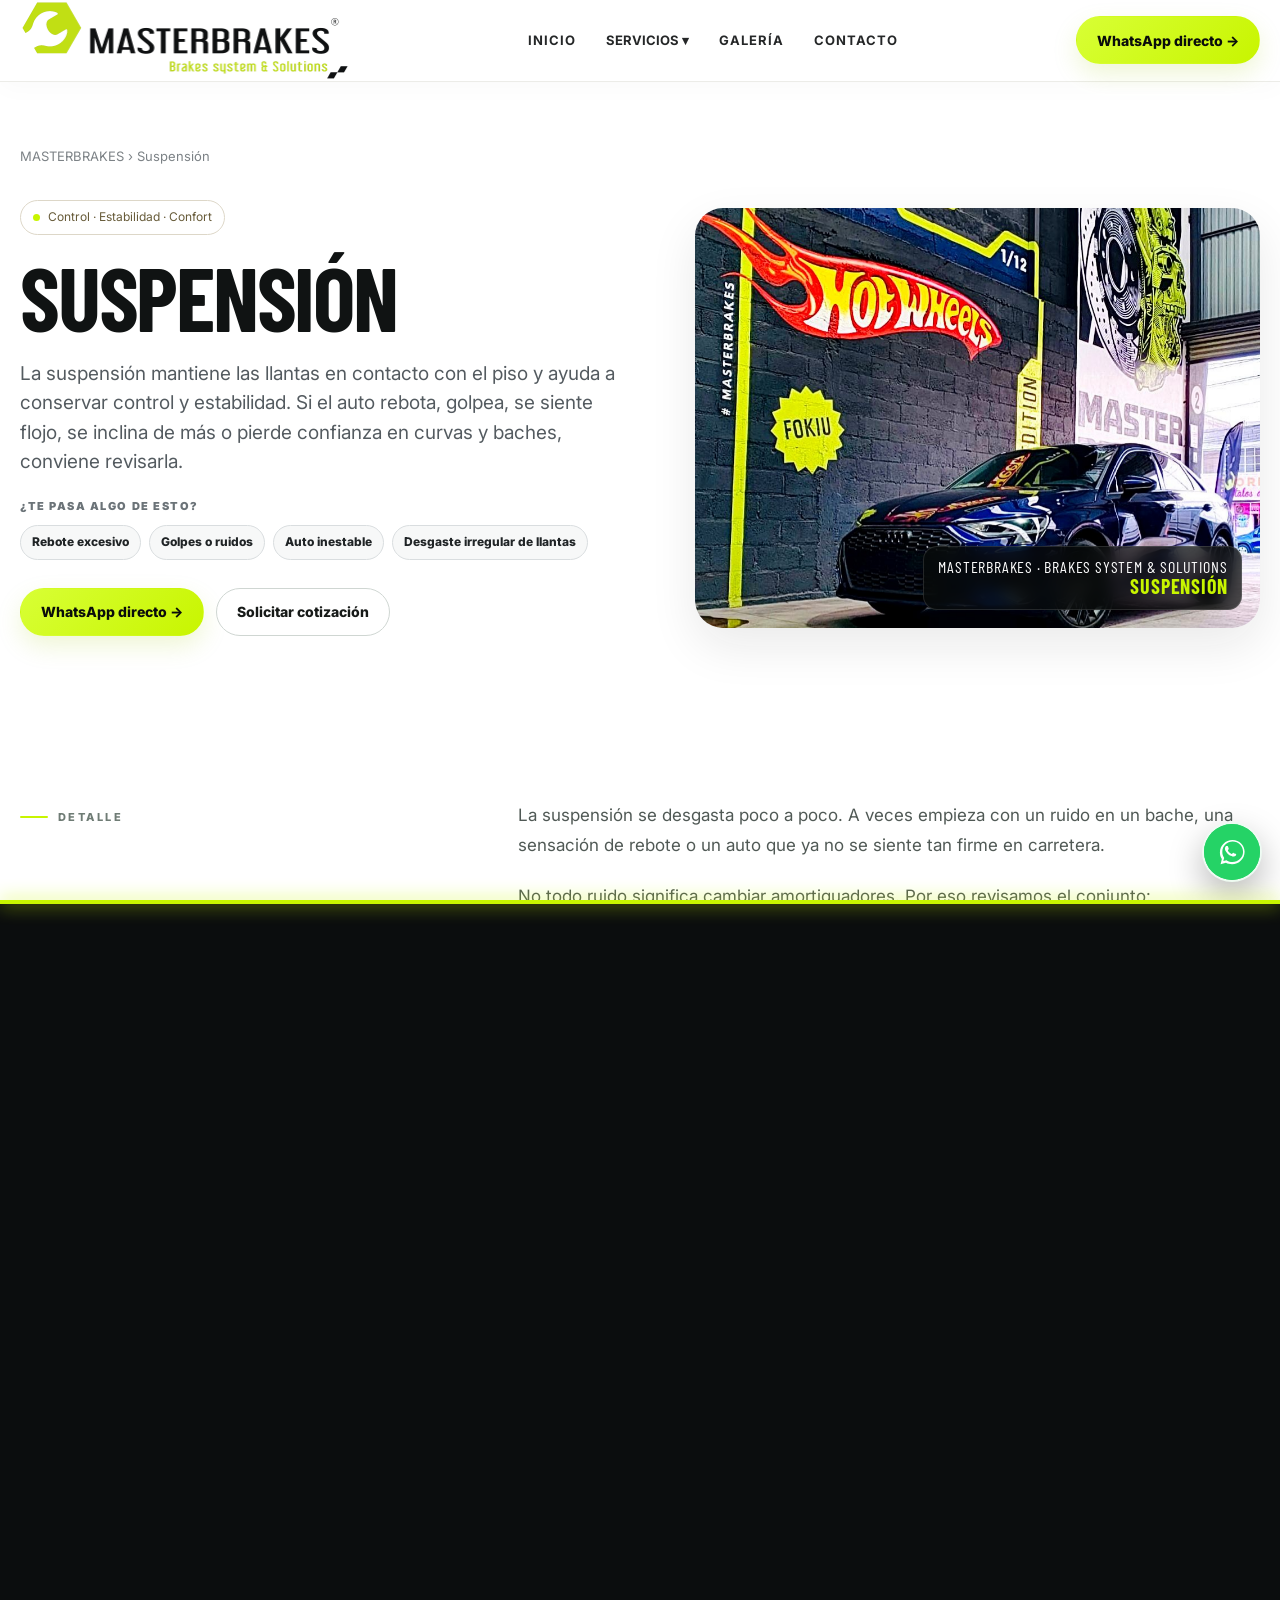
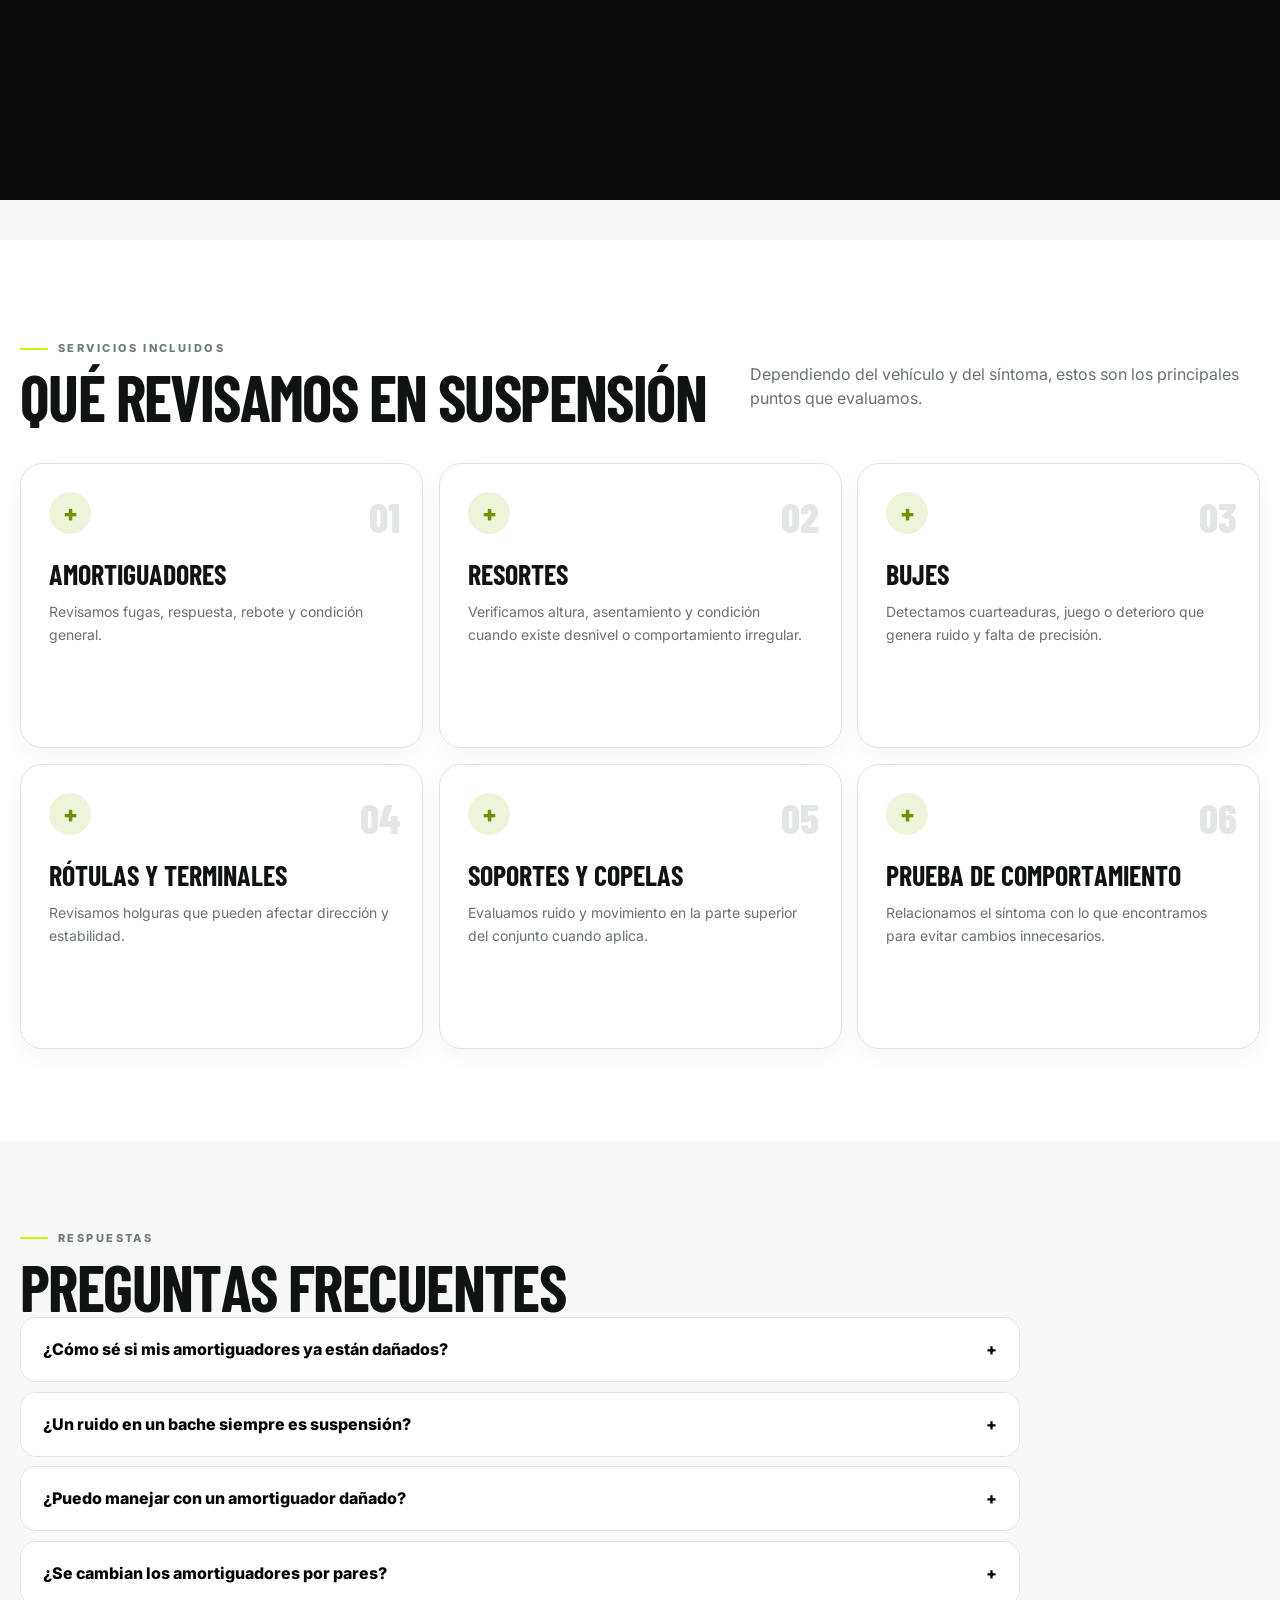
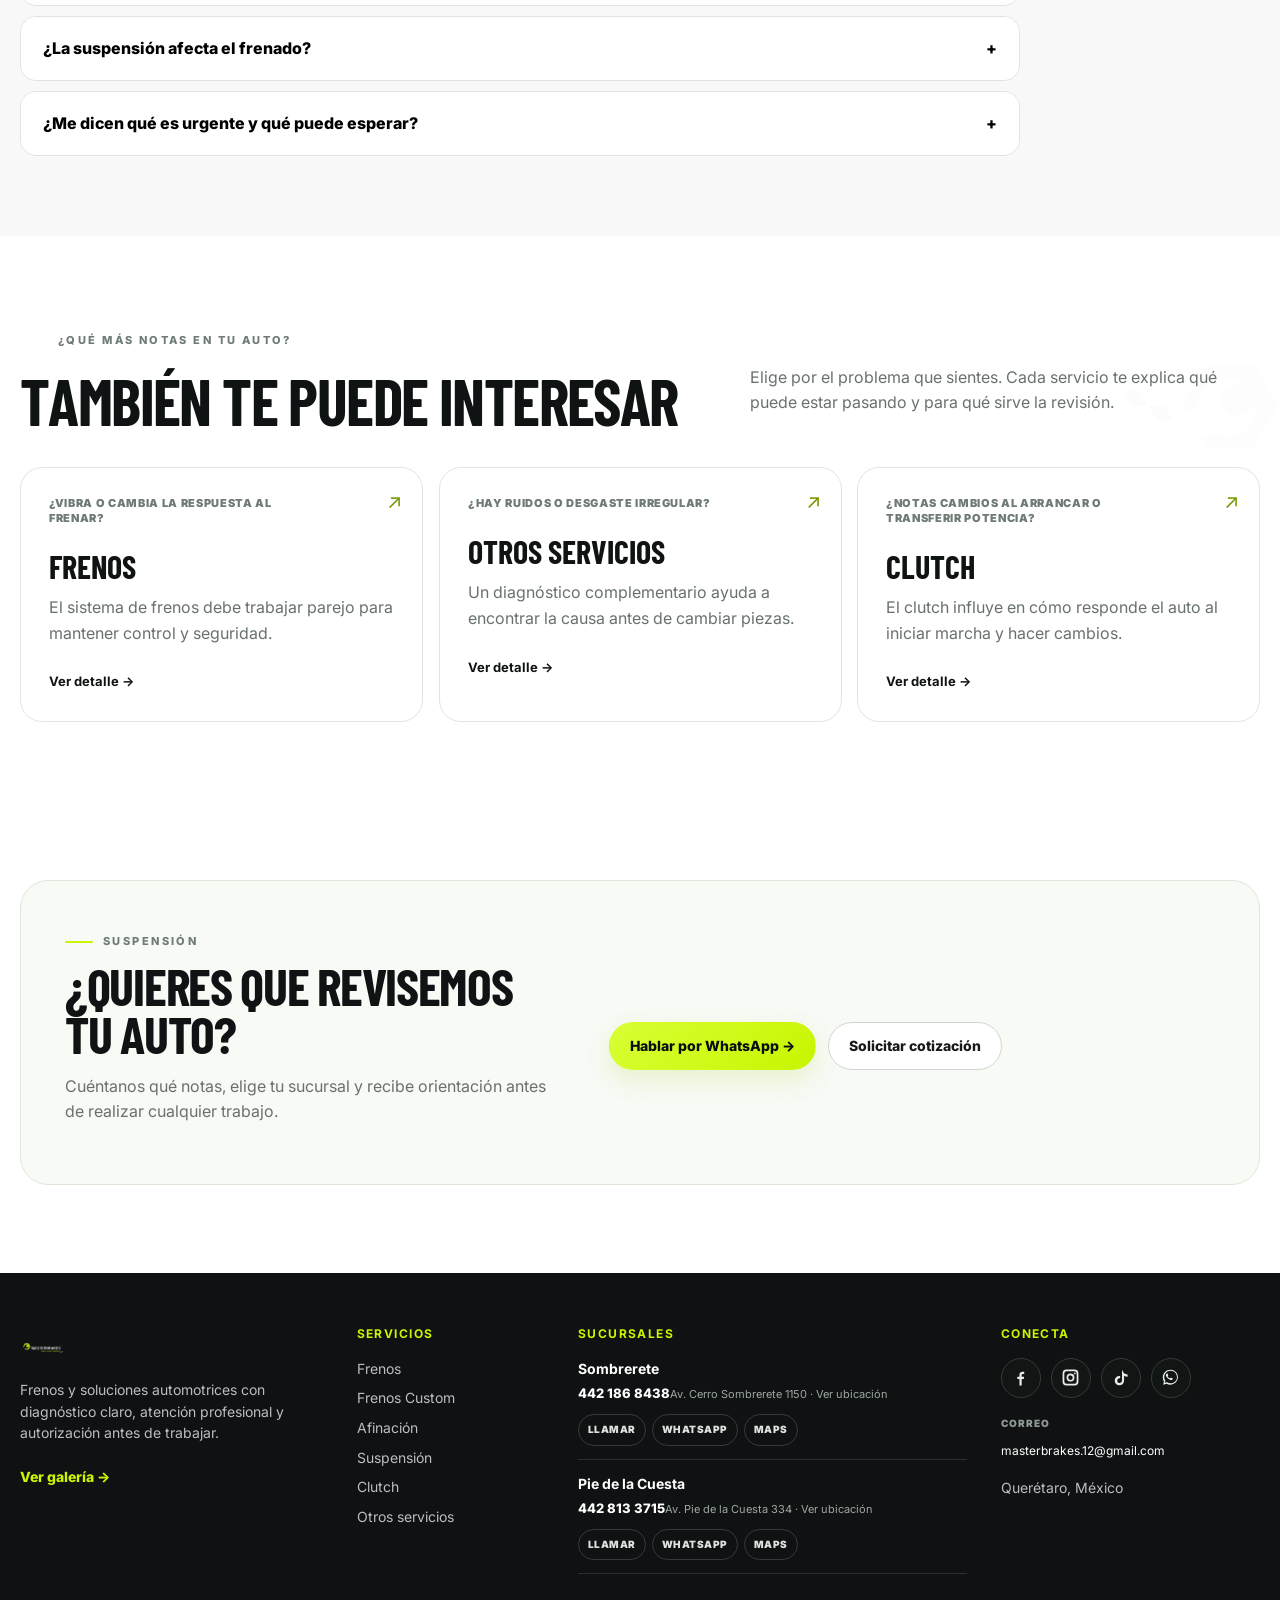
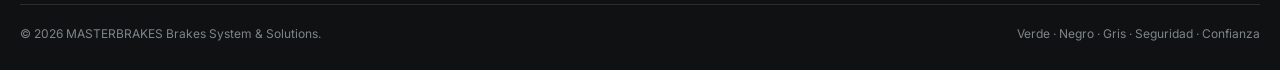
<file: suspension.html>
<!DOCTYPE html>

<html lang="es-MX"><head><meta charset="utf-8"/><meta content="width=device-width,initial-scale=1" name="viewport"/><title>Suspensión en Querétaro | MASTERBRAKES</title><meta content="La suspensión mantiene las llantas trabajando contra el piso, absorbe irregularidades y ayuda a que el auto conserve estabilidad. Cuando se desgasta, cambia la forma en que el vehículo se siente y responde." name="description"/><link href="favicon.png" rel="icon"/><link href="css/styles.css" rel="stylesheet"/><link href="css/motion.css" rel="stylesheet"/><link rel="canonical" href="https://www.frenosmasterbrakes.com/suspension.html"/><meta property="og:type" content="website"/><meta property="og:locale" content="es_MX"/><meta property="og:site_name" content="MASTERBRAKES"/><meta property="og:title" content="Suspensión en Querétaro | MASTERBRAKES"/><meta property="og:description" content="La suspensión mantiene las llantas trabajando contra el piso, absorbe irregularidades y ayuda a que el auto conserve estabilidad. Cuando se desgasta, cambia la forma en que el vehículo se siente y responde."/><meta property="og:url" content="https://www.frenosmasterbrakes.com/suspension.html"/><meta property="og:image" content="https://www.frenosmasterbrakes.com/assets/hero-frena-seguro.webp"/><meta name="twitter:card" content="summary_large_image"/><meta name="twitter:title" content="Suspensión en Querétaro | MASTERBRAKES"/><meta name="twitter:description" content="La suspensión mantiene las llantas trabajando contra el piso, absorbe irregularidades y ayuda a que el auto conserve estabilidad. Cuando se desgasta, cambia la forma en que el vehículo se siente y responde."/><meta name="theme-color" content="#0b0d0e"/><script>try{var mbR=matchMedia('(prefers-reduced-motion: reduce)').matches,mbC=document.documentElement.classList;if(!mbR&&sessionStorage.getItem('mbNav')==='1'){sessionStorage.removeItem('mbNav');mbC.add('mb-arrive')}else if(!mbR&&!sessionStorage.getItem('mbIntro'))mbC.add('mb-intro-on')}catch(e){}</script></head><body class="site-premium"><header class="site-header"><div class="wrap nav-row">
<a class="brand brand-clean" href="index.html" aria-label="MASTERBRAKES inicio"><span class="brand-logo-stack"><img alt="MASTERBRAKES Brakes System &amp; Solutions" class="brand-logo-full brand-logo-dark" src="assets/masterbrakes-logo-dark.png"/><img alt="MASTERBRAKES Brakes System &amp; Solutions" class="brand-logo-full brand-logo-light" src="assets/masterbrakes-logo-light.png"/></span></a>
<nav aria-label="Navegación principal" class="nav-links">
<a href="index.html">Inicio</a>
<div class="nav-dropdown"><button class="drop-btn" type="button">SERVICIOS ▾</button><div class="dropdown-panel">
<a href="frenos.html"><b>Frenos</b><small>Diagnóstico, seguridad y respuesta.</small></a>
<a href="frenos-custom.html"><b>Frenos Custom</b><small>Configuraciones premium y performance.</small></a>
<a href="afinacion.html"><b>Afinación</b><small>Mantenimiento preventivo.</small></a>
<a href="suspension.html"><b>Suspensión</b><small>Control y estabilidad.</small></a>
<a href="clutch.html"><b>Clutch</b><small>Precisión y transferencia.</small></a>
<a href="otros-servicios.html"><b>Otros servicios</b><small>Diagnóstico y mantenimiento general.</small></a>
</div></div>
<a href="https://galeria-masterbrakers-kappa.vercel.app/" rel="noopener" target="_blank">Galería</a><a href="contacto.html">Contacto</a>
</nav>
<a class="btn btn-gold desktop-cta js-branch-contact" data-service="información general" href="#">WhatsApp directo →</a>
<button aria-label="Abrir menú" class="burger" id="burger"><span></span><span></span><span></span></button>
</div></header>
<div class="mobile-menu" id="mobileMenu"><span class="mobile-title">MASTERBRAKES · Brakes System &amp; Solutions</span><button aria-label="Cerrar" class="mobile-close" id="mobileClose">×</button>
<a href="index.html">Inicio</a><a href="frenos.html">Frenos</a><a href="frenos-custom.html">Frenos Custom</a><a href="afinacion.html">Afinación</a><a href="suspension.html">Suspensión</a><a href="clutch.html">Clutch</a><a href="otros-servicios.html">Otros servicios</a><a href="https://galeria-masterbrakers-kappa.vercel.app/" rel="noopener" target="_blank">Galería</a><a href="contacto.html">Contacto</a>
</div><main>
<section class="service-hero service-hero-deep dot-bg"><div class="wrap"><div class="crumbs"><a href="index.html">MASTERBRAKES</a> › Suspensión</div><div class="service-hero-grid"><div class="reveal"><span class="service-badge"><i></i>Control · Estabilidad · Confort</span><h1>Suspensión</h1><p class="lead">La suspensión mantiene las llantas en contacto con el piso y ayuda a conservar control y estabilidad. Si el auto rebota, golpea, se siente flojo, se inclina de más o pierde confianza en curvas y baches, conviene revisarla.</p><div class="hero-problem"><small>¿Te pasa algo de esto?</small><div class="hero-problem-chips"><span>Rebote excesivo</span><span>Golpes o ruidos</span><span>Auto inestable</span><span>Desgaste irregular de llantas</span></div></div><div class="hero-actions"><a class="btn btn-gold js-branch-contact" data-service="Suspensión" href="#">WhatsApp directo →</a><a class="btn btn-outline" href="contacto.html?servicio=Suspensión">Solicitar cotización</a></div></div><div class="service-hero-img reveal"><img alt="Suspensión MASTERBRAKES" src="assets/masterbrakes-queretaro-taller.jpg"/><div class="service-img-label">MASTERBRAKES · Brakes System &amp; Solutions<br/><b>Suspensión</b></div></div></div></div></section>
<section class="deep-detail" id="detalle"><div class="wrap deep-detail-grid"><div class="deep-detail-title reveal"><span class="eyebrow">Detalle</span><h2>En qué consiste</h2></div><div class="deep-detail-copy reveal"><p>La suspensión se desgasta poco a poco. A veces empieza con un ruido en un bache, una sensación de rebote o un auto que ya no se siente tan firme en carretera.</p><p>No todo ruido significa cambiar amortiguadores. Por eso revisamos el conjunto: amortiguadores, resortes, bujes, rótulas, terminales y elementos relacionados según el vehículo.</p><p>Una suspensión en buen estado no solo mejora comodidad. También ayuda al control, al contacto de las llantas con el piso y a que el frenado se sienta más estable.</p></div></div></section>
<section class="benefits-section"><div class="wrap"><div class="section-head"><div><span class="eyebrow">Por qué importa</span><h2 class="section-title">Beneficios</h2></div><p>Qué buscamos al recuperar la suspensión</p></div><div class="benefit-list reveal"><article class="benefit-row"><span class="detail-icon premium-icon"><svg aria-hidden="true" viewbox="0 0 24 24"><path d="M12 3 5 6v5c0 4.8 2.9 8 7 10 4.1-2 7-5.2 7-10V6z"></path><path d="m9 12 2 2 4-4"></path></svg></span><div><h3>Mayor estabilidad</h3><p>El auto mantiene mejor trayectoria y control en curvas y frenadas.</p></div></article><article class="benefit-row"><span class="detail-icon premium-icon"><svg aria-hidden="true" viewbox="0 0 24 24"><path d="M12 3 5 6v5c0 4.8 2.9 8 7 10 4.1-2 7-5.2 7-10V6z"></path><path d="m9 12 2 2 4-4"></path></svg></span><div><h3>Mejor contacto con el piso</h3><p>Una suspensión sana ayuda a que las llantas trabajen de forma más consistente.</p></div></article><article class="benefit-row"><span class="detail-icon premium-icon"><svg aria-hidden="true" viewbox="0 0 24 24"><path d="M12 3 5 6v5c0 4.8 2.9 8 7 10 4.1-2 7-5.2 7-10V6z"></path><path d="m9 12 2 2 4-4"></path></svg></span><div><h3>Menos ruidos y golpes</h3><p>Localizamos holguras y componentes que generan sonidos o impactos.</p></div></article><article class="benefit-row"><span class="detail-icon premium-icon"><svg aria-hidden="true" viewbox="0 0 24 24"><path d="M12 3 5 6v5c0 4.8 2.9 8 7 10 4.1-2 7-5.2 7-10V6z"></path><path d="m9 12 2 2 4-4"></path></svg></span><div><h3>Confort recuperado</h3><p>Reduce rebotes y movimientos excesivos de la carrocería.</p></div></article><article class="benefit-row"><span class="detail-icon premium-icon"><svg aria-hidden="true" viewbox="0 0 24 24"><path d="M12 3 5 6v5c0 4.8 2.9 8 7 10 4.1-2 7-5.2 7-10V6z"></path><path d="m9 12 2 2 4-4"></path></svg></span><div><h3>Desgaste más parejo</h3><p>Una suspensión correcta ayuda a evitar comportamientos que aceleran desgaste de llantas.</p></div></article><article class="benefit-row"><span class="detail-icon premium-icon"><svg aria-hidden="true" viewbox="0 0 24 24"><path d="M12 3 5 6v5c0 4.8 2.9 8 7 10 4.1-2 7-5.2 7-10V6z"></path><path d="m9 12 2 2 4-4"></path></svg></span><div><h3>Diagnóstico por conjunto</h3><p>Revisamos antes de sustituir para encontrar el origen real del problema.</p></div></article></div></div></section>
<section class="included-section"><div class="wrap"><div class="section-head"><div><span class="eyebrow">Servicios incluidos</span><h2 class="section-title">Qué revisamos en suspensión</h2></div><p>Dependiendo del vehículo y del síntoma, estos son los principales puntos que evaluamos.</p></div><div class="included-grid reveal"><article class="included-card"><span class="included-num">01</span><div class="included-icon">+</div><h3>Amortiguadores</h3><p>Revisamos fugas, respuesta, rebote y condición general.</p></article><article class="included-card"><span class="included-num">02</span><div class="included-icon">+</div><h3>Resortes</h3><p>Verificamos altura, asentamiento y condición cuando existe desnivel o comportamiento irregular.</p></article><article class="included-card"><span class="included-num">03</span><div class="included-icon">+</div><h3>Bujes</h3><p>Detectamos cuarteaduras, juego o deterioro que genera ruido y falta de precisión.</p></article><article class="included-card"><span class="included-num">04</span><div class="included-icon">+</div><h3>Rótulas y terminales</h3><p>Revisamos holguras que pueden afectar dirección y estabilidad.</p></article><article class="included-card"><span class="included-num">05</span><div class="included-icon">+</div><h3>Soportes y copelas</h3><p>Evaluamos ruido y movimiento en la parte superior del conjunto cuando aplica.</p></article><article class="included-card"><span class="included-num">06</span><div class="included-icon">+</div><h3>Prueba de comportamiento</h3><p>Relacionamos el síntoma con lo que encontramos para evitar cambios innecesarios.</p></article></div></div></section>
<section class="faq faq-deep"><div class="wrap"><span class="eyebrow">Respuestas</span><h2 class="section-title">Preguntas frecuentes</h2><div class="faq-list reveal"><div class="faq-item"><button class="faq-q" type="button"><span>¿Cómo sé si mis amortiguadores ya están dañados?</span><span>+</span></button><div class="faq-a">Rebote excesivo, sensación flotante, fugas, golpes o inestabilidad pueden ser señales, pero la revisión confirma el origen.</div></div><div class="faq-item"><button class="faq-q" type="button"><span>¿Un ruido en un bache siempre es suspensión?</span><span>+</span></button><div class="faq-a">No. Hay distintos componentes que pueden producir ruido. Por eso es importante revisar antes de sustituir.</div></div><div class="faq-item"><button class="faq-q" type="button"><span>¿Puedo manejar con un amortiguador dañado?</span><span>+</span></button><div class="faq-a">Puede afectar estabilidad, frenado y desgaste de llantas. Conviene revisarlo pronto.</div></div><div class="faq-item"><button class="faq-q" type="button"><span>¿Se cambian los amortiguadores por pares?</span><span>+</span></button><div class="faq-a">En muchas aplicaciones se recomienda mantener un comportamiento equilibrado por eje. La recomendación depende del vehículo y condición.</div></div><div class="faq-item"><button class="faq-q" type="button"><span>¿La suspensión afecta el frenado?</span><span>+</span></button><div class="faq-a">Sí. Si la llanta pierde contacto o el vehículo se mueve en exceso, la sensación y estabilidad durante una frenada pueden cambiar.</div></div><div class="faq-item"><button class="faq-q" type="button"><span>¿Me dicen qué es urgente y qué puede esperar?</span><span>+</span></button><div class="faq-a">Sí. Priorizamos los hallazgos para que puedas decidir con claridad.</div></div></div></div></section>
<section class="related-section"><div class="wrap"><span class="eyebrow">¿Qué más notas en tu auto?</span><div class="section-head"><div><h2 class="section-title">También te puede interesar</h2></div><p>Elige por el problema que sientes. Cada servicio te explica qué puede estar pasando y para qué sirve la revisión.</p></div><div class="related-grid reveal"><a class="related-card" href="frenos.html"><span class="related-arrow">↗</span><span class="related-kicker">¿Vibra o cambia la respuesta al frenar?</span><h3>Frenos</h3><p>El sistema de frenos debe trabajar parejo para mantener control y seguridad.</p><b>Ver detalle →</b></a><a class="related-card" href="otros-servicios.html"><span class="related-arrow">↗</span><span class="related-kicker">¿Hay ruidos o desgaste irregular?</span><h3>Otros servicios</h3><p>Un diagnóstico complementario ayuda a encontrar la causa antes de cambiar piezas.</p><b>Ver detalle →</b></a><a class="related-card" href="clutch.html"><span class="related-arrow">↗</span><span class="related-kicker">¿Notas cambios al arrancar o transferir potencia?</span><h3>Clutch</h3><p>El clutch influye en cómo responde el auto al iniciar marcha y hacer cambios.</p><b>Ver detalle →</b></a></div></div></section>
<section class="quote-section service-final-cta"><div class="wrap"><div class="quote-panel"><div><span class="eyebrow">Suspensión</span><h2>¿Quieres que revisemos tu auto?</h2><p class="muted">Cuéntanos qué notas, elige tu sucursal y recibe orientación antes de realizar cualquier trabajo.</p></div><div class="hero-actions"><a class="btn btn-gold js-branch-contact" data-service="Suspensión" href="#">Hablar por WhatsApp →</a><a class="btn btn-outline" href="contacto.html?servicio=Suspensión">Solicitar cotización</a></div></div></div></section>
</main><footer class="site-footer"><div class="wrap"><div class="footer-grid footer-grid-v7">
<div class="footer-brand"><div class="footer-logo-row footer-logo-row-clean"><img alt="MASTERBRAKES Brakes System &amp; Solutions" class="footer-logo-full" src="assets/masterbrakes-logo-light.png"/></div><p>Frenos y soluciones automotrices con diagnóstico claro, atención profesional y autorización antes de trabajar.</p><a class="footer-gallery-link" href="https://galeria-masterbrakers-kappa.vercel.app/" rel="noopener" target="_blank">Ver galería →</a></div>
<div><h4>Servicios</h4><a href="frenos.html">Frenos</a><a href="frenos-custom.html">Frenos Custom</a><a href="afinacion.html">Afinación</a><a href="suspension.html">Suspensión</a><a href="clutch.html">Clutch</a><a href="otros-servicios.html">Otros servicios</a></div>
<div class="footer-branches"><h4>Sucursales</h4>
<article class="footer-branch"><b>Sombrerete</b><a class="footer-phone" href="tel:+524421868438">442 186 8438</a><a class="footer-location" href="https://share.google/h0KJQbao4Z2PWzfot" rel="noopener" target="_blank">Av. Cerro Sombrerete 1150 · Ver ubicación</a><div class="footer-branch-actions"><a aria-label="Llamar a Sombrerete" href="tel:+524421868438">Llamar</a><a href="https://wa.me/524421868438?text=Hola%20MASTERBRAKES%20PREMIUM,%20quiero%20información%20de%20la%20sucursal%20Sombrerete." rel="noopener" target="_blank">WhatsApp</a><a href="https://share.google/h0KJQbao4Z2PWzfot" rel="noopener" target="_blank">Maps</a></div></article>
<article class="footer-branch"><b>Pie de la Cuesta</b><a class="footer-phone" href="tel:+524428133715">442 813 3715</a><a class="footer-location" href="https://share.google/veyZlv7FVN3zS64Zd" rel="noopener" target="_blank">Av. Pie de la Cuesta 334 · Ver ubicación</a><div class="footer-branch-actions"><a aria-label="Llamar a Pie de la Cuesta" href="tel:+524428133715">Llamar</a><a href="https://wa.me/524428133715?text=Hola%20MASTERBRAKES%20PREMIUM,%20quiero%20información%20de%20la%20sucursal%20Pie%20de%20la%20Cuesta." rel="noopener" target="_blank">WhatsApp</a><a href="https://share.google/veyZlv7FVN3zS64Zd" rel="noopener" target="_blank">Maps</a></div></article>
</div>
<div class="footer-connect"><h4>Conecta</h4><div aria-label="Redes sociales" class="socials">
<a aria-label="Facebook" class="social-facebook" href="https://www.facebook.com/masterbrakes/?locale=es_LA" rel="noopener" target="_blank"><svg aria-hidden="true" viewbox="0 0 24 24"><path d="M13.5 22v-8h2.7l.4-3h-3.1V9.1c0-.9.3-1.6 1.7-1.6h1.5V4.8c-.3 0-1.2-.1-2.2-.1-2.2 0-3.8 1.3-3.8 3.9V11H8v3h2.7v8h2.8z" fill="currentColor"></path></svg></a>
<a aria-label="Instagram" class="social-instagram" href="https://www.instagram.com/masterbrakes.12" rel="noopener" target="_blank"><svg aria-hidden="true" viewbox="0 0 24 24"><path d="M7 2h10a5 5 0 0 1 5 5v10a5 5 0 0 1-5 5H7a5 5 0 0 1-5-5V7a5 5 0 0 1 5-5zm0 2.2A2.8 2.8 0 0 0 4.2 7v10A2.8 2.8 0 0 0 7 19.8h10a2.8 2.8 0 0 0 2.8-2.8V7A2.8 2.8 0 0 0 17 4.2H7zm10.5 1.6a1.1 1.1 0 1 1 0 2.2 1.1 1.1 0 0 1 0-2.2zM12 7a5 5 0 1 1 0 10 5 5 0 0 1 0-10zm0 2.2A2.8 2.8 0 1 0 12 15a2.8 2.8 0 0 0 0-5.6z" fill="currentColor"></path></svg></a>
<a aria-label="TikTok" class="social-tiktok" href="https://www.tiktok.com/@masterbrakes.12" rel="noopener" target="_blank"><svg aria-hidden="true" viewbox="0 0 24 24"><path d="M14.8 3c.3 1.8 1.3 3.3 2.8 4.2 1 .6 2.2.9 3.4.9v2.9c-1.6 0-3.2-.4-4.5-1.1v6.1a5.9 5.9 0 1 1-5.9-5.9c.3 0 .6 0 .9.1V13a3 3 0 1 0 2.4 2.9V3h2.9z" fill="currentColor"></path></svg></a>
<a aria-label="WhatsApp" class="social-whatsapp js-branch-contact" data-service="información general" href="#"><svg aria-hidden="true" viewbox="0 0 32 32"><path d="M19.1 17.3c-.3-.2-1.7-.8-2-.9-.3-.1-.5-.2-.7.2-.2.3-.8.9-1 .9-.2 0-.4 0-.7-.2-2-.9-3.3-2.9-3.4-3.1-.2-.3 0-.5.1-.7.1-.1.3-.3.4-.5.1-.1.2-.3.3-.5.1-.2 0-.4 0-.5s-.7-1.8-.9-2.4c-.2-.5-.5-.4-.7-.4h-.6c-.2 0-.5.1-.7.4-.2.3-1 1-1 2.5s1 2.8 1.2 3c.1.2 2 3.1 4.9 4.3.7.3 1.2.5 1.6.6.7.2 1.3.2 1.8.1.5-.1 1.7-.7 1.9-1.3.2-.6.2-1.1.2-1.2 0-.1-.2-.2-.4-.3z" fill="currentColor"></path><path d="M16 3C8.8 3 3 8.7 3 15.9c0 2.5.7 4.8 2 6.8L3.7 28l5.5-1.3c1.9 1 4.1 1.5 6.3 1.5 7.2 0 13-5.7 13-12.9C28.5 8.7 23.2 3 16 3zm0 22.8c-2.1 0-4.1-.6-5.8-1.6l-.4-.2-3.3.8.9-3.2-.2-.4c-1.1-1.7-1.7-3.7-1.7-5.8 0-5.9 4.8-10.7 10.7-10.7 5.9 0 10.7 4.8 10.7 10.7 0 5.7-5 10.4-10.9 10.4z" fill="currentColor"></path></svg></a>
</div><p class="footer-email"><span>Correo</span><a href="mailto:masterbrakes.12@gmail.com">masterbrakes.12@gmail.com</a></p><p>Querétaro, México</p></div>
</div><div class="footer-bottom"><span>© 2026 MASTERBRAKES Brakes System &amp; Solutions.</span><span>Verde · Negro · Gris · Seguridad · Confianza</span></div></div></footer>
<a aria-label="Enviar WhatsApp a MASTERBRAKES Sombrerete" class="wa-float wa-direct-primary" href="https://wa.me/524421868438?text=Hola%20MASTERBRAKES%2C%20quiero%20informaci%C3%B3n%20y%20cotizar%20en%20la%20sucursal%20Sombrerete." rel="noopener" target="_blank"><svg aria-hidden="true" viewbox="0 0 32 32"><path d="M19.1 17.3c-.3-.2-1.7-.8-2-.9-.3-.1-.5-.2-.7.2-.2.3-.8.9-1 .9-.2 0-.4 0-.7-.2-2-.9-3.3-2.9-3.4-3.1-.2-.3 0-.5.1-.7.1-.1.3-.3.4-.5.1-.1.2-.3.3-.5.1-.2 0-.4 0-.5s-.7-1.8-.9-2.4c-.2-.5-.5-.4-.7-.4h-.6c-.2 0-.5.1-.7.4-.2.3-1 1-1 2.5s1 2.8 1.2 3c.1.2 2 3.1 4.9 4.3.7.3 1.2.5 1.6.6.7.2 1.3.2 1.8.1.5-.1 1.7-.7 1.9-1.3.2-.6.2-1.1.2-1.2 0-.1-.2-.2-.4-.3z" fill="currentColor"></path><path d="M16 3C8.8 3 3 8.7 3 15.9c0 2.5.7 4.8 2 6.8L3.7 28l5.5-1.3c1.9 1 4.1 1.5 6.3 1.5 7.2 0 13-5.7 13-12.9C28.5 8.7 23.2 3 16 3zm0 22.8c-2.1 0-4.1-.6-5.8-1.6l-.4-.2-3.3.8.9-3.2-.2-.4c-1.1-1.7-1.7-3.7-1.7-5.8 0-5.9 4.8-10.7 10.7-10.7 5.9 0 10.7 4.8 10.7 10.7 0 5.7-5 10.4-10.9 10.4z" fill="currentColor"></path></svg></a>
<script src="js/script.js"></script><script src="js/motion.js"></script></body></html>
</file>
<file: css/styles.css>
@import url('https://fonts.googleapis.com/css2?family=Barlow+Condensed:wght@500;600;700;800;900&family=Inter:wght@400;500;600;700;800&display=swap');
:root{
  --ink:#101112; --muted:#687078; --paper:#ffffff; --soft:#f6f6f4; --warm:#fbf7ea;
  --gold:#d7a72b; --gold2:#f1c44a; --line:#e5e5e0; --charcoal:#111315; --lime:#bfe800;
  --max:1240px; --radius:24px; --shadow:0 18px 48px rgba(19,22,24,.09);
}
*{box-sizing:border-box} html{scroll-behavior:smooth} body{margin:0;background:var(--paper);color:var(--ink);font-family:Inter,Arial,sans-serif;line-height:1.55;-webkit-font-smoothing:antialiased;overflow-x:hidden}
a{text-decoration:none;color:inherit} img{display:block;max-width:100%} button,input,select,textarea{font:inherit}.wrap{width:min(var(--max),calc(100% - 40px));margin:auto}
.heading,.hero h1,.section-title,.service-hero h1,.custom-hero h1,.catalog-card h3,.mission h2,.process h2,.quote-panel h2{font-family:'Barlow Condensed','Arial Narrow',Impact,sans-serif;text-transform:uppercase;letter-spacing:-.025em;line-height:.94}
.eyebrow{font-size:11px;font-weight:800;letter-spacing:.22em;text-transform:uppercase;color:#8b7a49}.muted{color:var(--muted)}
.btn{display:inline-flex;align-items:center;justify-content:center;gap:9px;min-height:48px;padding:0 20px;border:1px solid transparent;border-radius:999px;font-size:14px;font-weight:800;cursor:pointer;transition:.25s}.btn:hover{transform:translateY(-2px)}
.btn-gold{background:linear-gradient(135deg,var(--gold2),var(--gold));color:#111;box-shadow:0 10px 24px rgba(215,167,43,.18)}.btn-outline{border-color:#cfcfc8;background:#fff}.btn-dark{background:#101112;color:#fff}.btn-lime{background:var(--lime);color:#0b0d0b}

/* header */
.site-header{position:sticky;top:0;z-index:80;background:rgba(255,255,255,.94);backdrop-filter:blur(18px);border-bottom:1px solid #ecece8;box-shadow:0 6px 24px rgba(0,0,0,.025)}
.nav-row{min-height:78px;display:flex;align-items:center;justify-content:space-between;gap:24px}.brand{display:flex;align-items:center;gap:12px;min-width:220px}.brand-mark{width:44px;height:30px;object-fit:contain}.brand-copy{display:grid;line-height:.85}.brand-copy strong{font-family:'Barlow Condensed',sans-serif;font-size:24px;letter-spacing:.01em}.brand-copy small{font-size:10px;letter-spacing:.32em;color:#8e7a45;font-weight:800;text-transform:uppercase;margin-top:6px}
.nav-links{display:flex;align-items:center;gap:30px;font-size:13px;font-weight:700;text-transform:uppercase;letter-spacing:.08em}.nav-links a,.drop-btn{background:none;border:0;padding:28px 0;color:#252728;cursor:pointer}.nav-dropdown{position:relative}.dropdown-panel{position:absolute;top:67px;left:50%;transform:translateX(-50%) translateY(10px);width:330px;padding:12px;background:#fff;border:1px solid #e5e5df;border-radius:18px;box-shadow:0 18px 50px rgba(0,0,0,.12);opacity:0;visibility:hidden;transition:.2s}.nav-dropdown:hover .dropdown-panel,.nav-dropdown.open .dropdown-panel{opacity:1;visibility:visible;transform:translateX(-50%) translateY(0)}.dropdown-panel a{display:grid;padding:12px 14px;border-radius:12px;text-transform:none;letter-spacing:0}.dropdown-panel a:hover{background:#faf7ed}.dropdown-panel small{color:var(--muted);font-weight:500;margin-top:2px}
.burger{display:none;width:46px;height:46px;border-radius:50%;border:1px solid #ddd;background:#fff;align-items:center;justify-content:center;flex-direction:column;gap:5px}.burger span{width:20px;height:2px;background:#111}.mobile-menu{position:fixed;inset:0;z-index:120;background:#fff;padding:92px 24px 30px;display:flex;flex-direction:column;gap:18px;transform:translateX(100%);transition:.3s}.mobile-menu.open{transform:translateX(0)}.mobile-menu a{font-family:'Barlow Condensed',sans-serif;font-size:30px;font-weight:700;text-transform:uppercase}.mobile-close{position:absolute;right:22px;top:18px;border:0;background:none;font-size:42px}.mobile-title{position:absolute;left:24px;top:30px;font-family:'Barlow Condensed',sans-serif;font-weight:800;font-size:24px}

/* background texture */
.dot-bg{position:relative;overflow:hidden}.dot-bg:before{content:"";position:absolute;inset:0;pointer-events:none;background-image:radial-gradient(#d8d8d0 .65px,transparent .65px);background-size:18px 18px;opacity:.45;mask-image:linear-gradient(#000,transparent 88%)}

/* home hero */
.home-hero{position:relative;padding:74px 0 36px;background:#fff;overflow:hidden}.home-hero-grid{display:grid;grid-template-columns:.92fr 1.08fr;gap:54px;align-items:center;position:relative;z-index:1}.home-hero h1{font-size:clamp(58px,7vw,96px);margin:18px 0 18px;max-width:9ch}.home-hero h1 em{font-style:normal;color:var(--gold)}.home-hero p{max-width:610px;font-size:18px;color:#596067}.hero-actions{display:flex;flex-wrap:wrap;gap:12px;margin-top:28px}.hero-photo{position:relative;min-height:500px;border-radius:34px;overflow:hidden;box-shadow:var(--shadow);background:#111}.hero-photo img{width:100%;height:100%;position:absolute;inset:0;object-fit:cover}.hero-photo:after{content:"";position:absolute;inset:0;background:linear-gradient(90deg,rgba(255,255,255,.72) 0%,rgba(255,255,255,0) 34%),linear-gradient(180deg,transparent 58%,rgba(0,0,0,.32))}.hero-photo-note{position:absolute;right:22px;bottom:22px;z-index:2;color:#fff;text-transform:uppercase;font-family:'Barlow Condensed',sans-serif;font-size:22px;line-height:1.05;text-align:right}.hero-photo-note b{color:var(--gold2)}
.stats-strip{display:grid;grid-template-columns:repeat(4,1fr);margin-top:42px;border-top:1px solid var(--line);position:relative;z-index:1}.stat{padding:24px 20px;border-right:1px solid var(--line);display:flex;align-items:center;gap:14px}.stat:last-child{border-right:0}.stat-icon{width:46px;height:46px;border-radius:50%;background:var(--warm);display:grid;place-items:center;font-size:20px}.stat b{display:block;font-family:'Barlow Condensed',sans-serif;font-size:32px;line-height:1}.stat span{font-size:11px;text-transform:uppercase;letter-spacing:.08em;color:#777}

/* sections */
section{position:relative}.section-block{padding:88px 0}.section-head{display:flex;justify-content:space-between;align-items:end;gap:28px;margin-bottom:36px}.section-title{font-size:clamp(42px,5vw,68px);margin:10px 0 0}.section-head p{max-width:510px;color:var(--muted)}
.commitments{background:#fff}.commit-grid{display:grid;grid-template-columns:repeat(4,1fr);border-top:1px solid var(--line)}.commit{padding:30px 28px;border-right:1px solid var(--line)}.commit:last-child{border-right:0}.commit .icon{width:48px;height:48px;border-radius:50%;background:#fff5d8;border:1px solid #f3df9c;display:grid;place-items:center;margin-bottom:20px;font-size:21px}.commit h3{margin:0 0 10px;font-size:18px}.commit p{margin:0;color:var(--muted);font-size:14px}
.mission{padding:90px 0;background:var(--soft)}.mission-grid{display:grid;grid-template-columns:1fr .92fr;gap:72px;align-items:start}.mission h2{font-size:clamp(44px,5vw,66px);margin:12px 0 24px}.mission-copy>p{font-size:17px;color:#555d63;max-width:620px}.mission-points{display:grid;grid-template-columns:1fr 1fr;gap:24px;margin-top:30px}.mission-point{padding-left:18px;border-left:2px solid var(--gold)}.mission-point b{display:block;margin-bottom:6px}.mission-point span{color:var(--muted);font-size:14px}.quote-card{padding:42px;border:1px solid #deded8;border-radius:28px;background:#fff;box-shadow:0 8px 20px rgba(0,0,0,.04)}.quote-card .quote-mark{font-size:58px;color:var(--gold);line-height:.7}.quote-card h3{font-family:'Barlow Condensed',sans-serif;text-transform:uppercase;font-size:38px;line-height:1;margin:24px 0}.quote-card small{color:#666}
.process{padding:88px 0;background:#fff}.process-track{height:3px;background:linear-gradient(90deg,var(--gold),var(--gold2));margin:42px 0 32px;position:relative}.process-track:after{content:"";position:absolute;right:0;top:50%;width:52px;height:22px;border-radius:999px;background:#151719;transform:translateY(-50%)}.process-grid{display:grid;grid-template-columns:repeat(4,1fr);gap:18px}.process-card{padding:28px;border:1px solid #e3d49b;border-radius:22px;background:#fff}.process-card span{font-family:'Barlow Condensed',sans-serif;font-size:48px;font-weight:800;color:#ecd98d;float:right}.process-card .icon{width:48px;height:48px;background:#fff5d8;border-radius:50%;display:grid;place-items:center;margin-bottom:24px}.process-card h3{margin:0 0 10px}.process-card p{margin:0;color:var(--muted);font-size:14px}
.catalog{padding:90px 0;background:#f7f7f5}.catalog-grid{display:grid;grid-template-columns:repeat(3,1fr);gap:18px}.catalog-card{min-height:270px;padding:28px;border:1px solid #deded9;border-radius:22px;background:#fff;display:flex;flex-direction:column;transition:.25s;box-shadow:0 5px 14px rgba(0,0,0,.035)}.catalog-card:hover{transform:translateY(-5px);box-shadow:var(--shadow);border-color:#d7b75f}.catalog-card.featured{background:linear-gradient(145deg,#0e1011,#1a1d1e);color:#fff;border-color:var(--gold);box-shadow:0 14px 36px rgba(0,0,0,.2)}.catalog-card .card-top{display:flex;justify-content:space-between;align-items:start}.catalog-card .icon{width:46px;height:46px;border-radius:50%;background:#fff5d8;color:#111;display:grid;place-items:center}.catalog-card.featured .icon{background:rgba(215,167,43,.18);color:var(--gold2)}.tag{font-size:10px;font-weight:800;text-transform:uppercase;letter-spacing:.08em;background:var(--gold2);color:#111;padding:6px 10px;border-radius:999px}.catalog-card h3{font-size:31px;margin:28px 0 12px}.catalog-card p{margin:0;color:#646b70;font-size:14px;flex:1}.catalog-card.featured p{color:#c5c9cb}.catalog-card .link{margin-top:22px;font-weight:800;font-size:14px}.catalog-card.featured .link{color:var(--gold2)}
.custom-band{background:#0b0d0e;color:#fff;overflow:hidden}.custom-grid{display:grid;grid-template-columns:.88fr 1.12fr;align-items:stretch}.custom-copy{padding:74px max(40px,calc((100vw - var(--max))/2));padding-right:60px}.custom-copy h2{font-family:'Barlow Condensed',sans-serif;text-transform:uppercase;font-size:clamp(50px,6vw,80px);line-height:.9;margin:14px 0 20px}.custom-copy p{color:#c3c8ca;max-width:570px}.custom-list{display:grid;gap:16px;margin:28px 0}.custom-list div{display:grid;grid-template-columns:34px 1fr;gap:10px}.custom-list b{color:var(--gold2)}.custom-image{min-height:540px;position:relative}.custom-image img{position:absolute;inset:0;width:100%;height:100%;object-fit:cover}.custom-image:after{content:"";position:absolute;inset:0;background:linear-gradient(90deg,#0b0d0e 0%,transparent 34%)}
.testimonials{padding:90px 0;background:#fff}.test-stage{display:grid;grid-template-columns:auto 1fr auto;align-items:center;gap:26px}.test-arrow{width:48px;height:48px;border-radius:50%;border:1px solid #ddd;background:#fff;font-size:22px;cursor:pointer}.test-card{padding:36px 44px;border-radius:24px;background:#fafaf7;border:1px solid #ecece6;text-align:center}.stars{color:var(--gold);letter-spacing:.2em;font-size:17px}.test-card blockquote{font-family:'Barlow Condensed',sans-serif;font-weight:700;font-size:clamp(30px,4vw,48px);line-height:1.05;margin:20px auto;max-width:900px;text-transform:uppercase}.test-card cite{font-style:normal;font-size:14px}.test-dots{display:flex;justify-content:center;gap:8px;margin-top:18px}.test-dots button{width:8px;height:8px;border:0;border-radius:50%;background:#ddd;padding:0}.test-dots button.active{width:28px;border-radius:999px;background:var(--gold)}
.quote-section{padding:88px 0;background:#fff}.quote-panel{border:1px solid #efd487;background:#fffaf0;border-radius:28px;padding:44px;display:grid;grid-template-columns:.9fr 1.1fr;gap:48px;align-items:center}.quote-panel h2{font-size:52px;margin:10px 0 12px}.quote-form{display:grid;grid-template-columns:1fr 1fr;gap:12px}.quote-form label{display:grid;gap:6px;font-size:11px;text-transform:uppercase;letter-spacing:.08em;color:#7b6a3f;font-weight:700}.quote-form input,.quote-form select,.quote-form textarea{width:100%;border:1px solid #d9d7cf;border-radius:12px;background:#fff;padding:14px;color:#111;outline:none}.quote-form textarea{min-height:90px;resize:vertical}.quote-form .full{grid-column:1/-1}.quote-form .submit{grid-column:1/-1}
.site-footer{background:#0f1112;color:#fff;padding:52px 0 26px}.footer-grid{display:grid;grid-template-columns:1.1fr .8fr .8fr 1fr;gap:34px}.footer-brand strong{font-family:'Barlow Condensed',sans-serif;font-size:30px}.footer-brand small{display:block;color:var(--gold2);letter-spacing:.22em;text-transform:uppercase}.footer-grid h4{margin:0 0 14px;text-transform:uppercase;font-size:12px;letter-spacing:.12em;color:#dfc06c}.footer-grid a,.footer-grid p{display:block;color:#b9bfc2;margin:8px 0;font-size:14px}.footer-bottom{border-top:1px solid #2a2d2f;margin-top:30px;padding-top:20px;color:#7e8589;font-size:12px;display:flex;justify-content:space-between;gap:20px}.socials{display:flex;gap:10px}.socials a{width:38px;height:38px;border:1px solid #333;border-radius:50%;display:grid;place-items:center;margin:0}.wa-float{position:fixed;right:22px;bottom:22px;z-index:70;width:58px;height:58px;border-radius:50%;display:grid;place-items:center;background:#1fbf61;color:#fff;box-shadow:0 12px 30px rgba(0,0,0,.22);font-size:22px}

/* service detail pages */
.service-hero{padding:64px 0 54px;background:#fff}.crumbs{font-size:13px;color:#7c8286;margin-bottom:34px}.service-hero-grid{display:grid;grid-template-columns:1fr .92fr;gap:60px;align-items:center}.service-badge{display:inline-flex;align-items:center;gap:8px;border:1px solid #ddd7c8;border-radius:999px;padding:7px 12px;font-size:12px;color:#675b39}.service-badge i{width:7px;height:7px;border-radius:50%;background:var(--gold);display:block}.service-hero h1{font-size:clamp(60px,7vw,92px);margin:20px 0 20px}.service-hero .lead{font-size:19px;color:#545b60;max-width:680px}.service-hero-img{height:420px;border-radius:28px;overflow:hidden;box-shadow:var(--shadow)}.service-hero-img img{width:100%;height:100%;object-fit:cover}.service-overview{padding:84px 0;background:var(--soft)}.overview-grid{display:grid;grid-template-columns:1fr .9fr;gap:70px}.overview-grid h2{font-family:'Barlow Condensed',sans-serif;text-transform:uppercase;font-size:52px;line-height:.95;margin:10px 0 20px}.overview-grid p{color:#5d656b}.fact-card{padding:32px;background:#fff;border:1px solid #e2e2dd;border-radius:24px}.fact-card h3{font-family:'Barlow Condensed',sans-serif;text-transform:uppercase;font-size:34px;margin:0 0 18px}.fact-list{display:grid;gap:12px}.fact-list div{display:flex;gap:12px}.fact-list span{width:28px;height:28px;border-radius:50%;background:#fff3cf;display:grid;place-items:center;flex:0 0 28px;color:#9b7410;font-weight:800}.service-two{padding:84px 0}.two-grid{display:grid;grid-template-columns:.92fr 1.08fr;gap:60px;align-items:center}.two-image{height:520px;border-radius:30px;overflow:hidden}.two-image img{width:100%;height:100%;object-fit:cover}.check-grid{display:grid;grid-template-columns:1fr 1fr;gap:14px;margin-top:28px}.check-card{padding:20px;border:1px solid var(--line);border-radius:18px}.check-card b{display:block;margin-bottom:6px}.check-card p{margin:0;color:var(--muted);font-size:13px}.faq{padding:80px 0;background:#f7f7f5}.faq-list{display:grid;gap:10px;max-width:900px}.faq-item{background:#fff;border:1px solid #dfdfda;border-radius:16px;overflow:hidden}.faq-q{width:100%;padding:19px 22px;border:0;background:#fff;display:flex;justify-content:space-between;align-items:center;text-align:left;font-weight:800;cursor:pointer}.faq-a{max-height:0;overflow:hidden;padding:0 22px;color:#5f666a;transition:.3s}.faq-item.open .faq-a{max-height:220px;padding:0 22px 20px}.faq-item.open .faq-q span:last-child{transform:rotate(45deg)}

/* custom dark page */
.custom-page{background:#0a0c0d;color:#fff}.custom-page .site-header{background:rgba(10,12,13,.94);border-color:#202325}.custom-page .brand-copy strong,.custom-page .nav-links a,.custom-page .drop-btn{color:#fff}.custom-page .brand-copy small{color:var(--gold2)}.custom-page .burger{background:#111;border-color:#303335}.custom-page .burger span{background:#fff}.custom-hero{position:relative;min-height:74vh;display:flex;align-items:end;overflow:hidden}.custom-hero img{position:absolute;inset:0;width:100%;height:100%;object-fit:cover}.custom-hero:before{content:"";position:absolute;inset:0;background:linear-gradient(90deg,#0a0c0d 0%,rgba(10,12,13,.86) 43%,rgba(10,12,13,.18)),linear-gradient(180deg,transparent 50%,#0a0c0d)}.custom-hero-content{position:relative;z-index:1;padding:90px 0 70px}.custom-hero h1{font-size:clamp(78px,10vw,140px);margin:12px 0 16px}.custom-hero h1 span{color:var(--gold2)}.custom-hero p{max-width:650px;color:#ccd1d3;font-size:18px}.dark-section{padding:88px 0;background:#0a0c0d}.dark-section.alt{background:#101315}.dark-section .section-title{color:#fff}.dark-section .section-head p{color:#aeb5b8}.dark-cards{display:grid;grid-template-columns:repeat(3,1fr);gap:18px}.dark-card{padding:28px;border:1px solid #2b3032;border-radius:22px;background:linear-gradient(145deg,#121516,#0c0e0f)}.dark-card .icon{width:46px;height:46px;border-radius:50%;background:rgba(215,167,43,.14);color:var(--gold2);display:grid;place-items:center}.dark-card h3{font-family:'Barlow Condensed',sans-serif;text-transform:uppercase;font-size:32px;margin:22px 0 10px}.dark-card p{color:#9da5a9}.dark-feature{display:grid;grid-template-columns:1fr 1fr;gap:60px;align-items:center}.dark-feature-img{height:540px;border-radius:28px;overflow:hidden}.dark-feature-img img{width:100%;height:100%;object-fit:cover}.dark-feature h2{font-family:'Barlow Condensed',sans-serif;text-transform:uppercase;font-size:60px;line-height:.92;margin:12px 0 20px}.dark-feature p{color:#aeb5b8}.dark-feature-list{display:grid;gap:14px;margin-top:24px}.dark-feature-list div{padding:16px 0;border-bottom:1px solid #2b3032}.dark-feature-list b{color:var(--gold2)}

.reveal{opacity:0;transform:translateY(18px);transition:.65s ease}.reveal.visible{opacity:1;transform:none}
@media(max-width:980px){.nav-links,.desktop-cta{display:none}.burger{display:flex}.home-hero-grid,.mission-grid,.custom-grid,.quote-panel,.service-hero-grid,.overview-grid,.two-grid,.dark-feature{grid-template-columns:1fr}.hero-photo{min-height:420px}.stats-strip{grid-template-columns:1fr 1fr}.stat:nth-child(2){border-right:0}.commit-grid{grid-template-columns:1fr 1fr}.commit:nth-child(2){border-right:0}.process-grid{grid-template-columns:1fr 1fr}.catalog-grid{grid-template-columns:1fr 1fr}.custom-copy{padding:70px 30px}.custom-image{min-height:420px}.footer-grid{grid-template-columns:1fr 1fr}.service-hero-img{height:360px}.dark-cards{grid-template-columns:1fr 1fr}}
@media(max-width:640px){.wrap{width:min(var(--max),calc(100% - 28px))}.brand{min-width:0}.brand-copy strong{font-size:21px}.brand-copy small{font-size:8px}.home-hero{padding-top:44px}.home-hero h1{font-size:56px}.home-hero p{font-size:16px}.hero-photo{min-height:310px}.stats-strip{grid-template-columns:1fr}.stat{border-right:0;border-bottom:1px solid var(--line)}.section-block,.mission,.process,.catalog,.testimonials,.quote-section,.service-overview,.service-two,.faq,.dark-section{padding:62px 0}.section-head{display:block}.commit-grid,.process-grid,.catalog-grid,.mission-points,.check-grid,.dark-cards{grid-template-columns:1fr}.commit{border-right:0;border-bottom:1px solid var(--line)}.process-track{display:none}.custom-image{min-height:320px}.test-stage{grid-template-columns:1fr}.test-arrow{display:none}.test-card{padding:28px 20px}.test-card blockquote{font-size:34px}.quote-panel{padding:28px 20px}.quote-form{grid-template-columns:1fr}.quote-form .full,.quote-form .submit{grid-column:auto}.footer-grid{grid-template-columns:1fr}.footer-bottom{display:block}.service-hero{padding-top:38px}.service-hero h1{font-size:58px}.service-hero-img{height:290px}.two-image,.dark-feature-img{height:330px}.overview-grid h2,.dark-feature h2{font-size:44px}.custom-hero{min-height:70vh}.custom-hero h1{font-size:72px}.wa-float{width:52px;height:52px;right:14px;bottom:14px}}

/* v3 · MASTERBRAKES brand palette: verde, negro y gris */
:root{
  --ink:#101313;
  --muted:#68716d;
  --paper:#ffffff;
  --soft:#f3f5f4;
  --warm:#eef4df;
  --gold:#9fca00;
  --gold2:#c8f500;
  --line:#dfe4e1;
  --charcoal:#0b0e0d;
  --lime:#c8f500;
}
.eyebrow{color:#6f7c75}
.btn-gold{background:linear-gradient(135deg,#d8ff35,var(--lime));color:#0a0d0b;box-shadow:0 10px 24px rgba(159,202,0,.17)}
.btn-outline{border-color:#cfd6d2;background:#fff;color:#171a18}
.brand-copy small{color:#76817b}
.dropdown-panel a:hover{background:#f1f4f2}
.home-hero h1 em{color:#88ad00}
.hero-photo-note b{color:var(--lime)}
.stat-icon,.commit .icon,.process-card .icon,.catalog-card .icon{background:#eff5df;border-color:#dfeab9}
.commit .icon{border:1px solid #dce7b7}
.mission-point{border-left-color:#a8d000}
.quote-card .quote-mark{color:#a8d000}
.process-card{border-color:#d8dfdb}
.process-track{background:linear-gradient(90deg,#99c300,var(--lime))}
.catalog-card:hover{border-color:#a8d000}
.catalog-card.featured{background:linear-gradient(145deg,#0b0e0d,#171c19);border-color:var(--lime);box-shadow:0 14px 36px rgba(0,0,0,.16)}
.catalog-card.featured .icon{background:rgba(200,245,0,.12);color:var(--lime)}
.tag{background:var(--lime);color:#0a0d0b}
.catalog-card.featured .link{color:var(--lime)}
.stars{color:#9fc700}.test-dots button.active{background:#9fc700}
.quote-panel{border-color:#dce6d8;background:#f7faf5}
.quote-form label{color:#5e6a64}
.footer-grid h4{color:#c8f500}
.footer-gallery-link{display:inline-flex!important;color:#c8f500!important;font-weight:800!important;margin-top:14px!important}
.custom-page .brand-copy small{color:var(--lime)}
.custom-hero h1 span,.dark-card .icon,.dark-feature-list b{color:var(--lime)}
.dark-card .icon{background:rgba(200,245,0,.12)}
.service-badge i{background:var(--lime)}
.fact-list span{background:#eff5df;color:#648000}

/* Galería externa */
.gallery-preview{padding:88px 0;background:#fff}
.gallery-preview-grid{display:grid;grid-template-columns:1.2fr .8fr .8fr 1.2fr;gap:14px}
.gallery-preview-grid a{height:330px;border-radius:22px;overflow:hidden;border:1px solid var(--line);background:#111;box-shadow:0 10px 28px rgba(20,25,22,.07)}
.gallery-preview-grid a:nth-child(2),.gallery-preview-grid a:nth-child(3){height:285px;align-self:center}
.gallery-preview-grid img{width:100%;height:100%;object-fit:cover;transition:transform .5s ease,filter .4s ease;filter:saturate(.92) contrast(1.02)}
.gallery-preview-grid a:hover img{transform:scale(1.045);filter:saturate(1.05)}
.gallery-preview-action{display:flex;justify-content:center;margin-top:26px}

/* Sucursales */
.branches-section{padding:88px 0;background:#f3f5f4}
.branches-grid{display:grid;grid-template-columns:1fr 1fr;gap:18px}
.branch-premium{position:relative;min-height:390px;border-radius:26px;overflow:hidden;color:#fff;background:#111;border:1px solid rgba(0,0,0,.08);box-shadow:0 16px 38px rgba(0,0,0,.1)}
.branch-premium:before{content:"";position:absolute;inset:0;background-size:cover;background-position:center;transition:transform .5s ease}
.branch-premium:hover:before{transform:scale(1.035)}
.branch-sombrerete:before{background-image:url('../assets/masterbrakes-queretaro-taller.jpg')}
.branch-pie:before{background-image:url('../assets/galeria-trabajo.jpg')}
.branch-overlay{position:absolute;inset:0;background:linear-gradient(180deg,rgba(5,8,6,.12),rgba(5,8,6,.9));z-index:1}
.branch-content{position:absolute;inset:auto 28px 28px;z-index:2}
.branch-content>span{color:var(--lime);font-size:11px;font-weight:900;letter-spacing:.14em;text-transform:uppercase}
.branch-content h3{font-family:'Barlow Condensed',sans-serif;text-transform:uppercase;font-size:48px;line-height:.94;margin:9px 0 10px}
.branch-content p{margin:0 0 12px;color:#d7ded9;max-width:540px;font-size:14px}
.branch-content strong{display:block;font-size:20px;margin-bottom:16px}
.branch-actions{display:flex;gap:10px;flex-wrap:wrap}

/* Social icons reales */
.socials{display:flex;gap:10px;flex-wrap:wrap}
.socials a{width:40px;height:40px;border:1px solid #333b37;border-radius:50%;display:grid;place-items:center;margin:0!important;color:#e8ece9!important;background:#171b19;transition:.22s}
.socials a svg{width:19px;height:19px;display:block}
.socials a:hover{transform:translateY(-2px);border-color:var(--lime);color:var(--lime)!important}
.social-whatsapp:hover{background:#1fbf61!important;color:#fff!important;border-color:#1fbf61!important}
.wa-float{background:#1fbf61;color:#fff}
.wa-float svg{width:29px;height:29px}

@media(max-width:980px){
  .gallery-preview-grid{grid-template-columns:1fr 1fr}.gallery-preview-grid a,.gallery-preview-grid a:nth-child(2),.gallery-preview-grid a:nth-child(3){height:280px}
  .branches-grid{grid-template-columns:1fr}
}
@media(max-width:640px){
  .gallery-preview,.branches-section{padding:62px 0}
  .gallery-preview-grid{grid-template-columns:1fr 1fr;gap:10px}.gallery-preview-grid a,.gallery-preview-grid a:nth-child(2),.gallery-preview-grid a:nth-child(3){height:190px;border-radius:16px}
  .branch-premium{min-height:350px}.branch-content{inset:auto 20px 22px}.branch-content h3{font-size:40px}.branch-content p{font-size:13px}
  .socials a{width:42px;height:42px}
}

/* v4 · premium refinement, maps & branch automation */
:root{
  --premium-black:#0b0e0d;
  --premium-gray:#727a76;
  --premium-light:#f4f6f5;
  --premium-line:#dfe4e1;
  --premium-lime:#c8f500;
}
.premium-icon svg{width:22px;height:22px;fill:none;stroke:currentColor;stroke-width:1.7;stroke-linecap:round;stroke-linejoin:round}
.catalog-card .premium-icon svg{width:23px;height:23px}.catalog-card.featured .premium-icon{box-shadow:inset 0 0 0 1px rgba(200,245,0,.18)}
.stat-icon.premium-icon{color:#111714;box-shadow:inset 0 0 0 1px #dae4d5}
.commit .premium-icon,.process-card .premium-icon{color:#192019;box-shadow:0 8px 20px rgba(18,24,20,.05)}
.home-hero{background:linear-gradient(180deg,#fff 0%,#fbfcfb 100%)}
.home-hero h1{max-width:10.6ch}.home-hero h1 em{color:#7da100}
.hero-photo{min-height:540px;border:1px solid #dce2de;box-shadow:0 28px 70px rgba(16,22,18,.13)}
.hero-photo img{filter:saturate(.88) contrast(1.02)}
.hero-photo:after{background:linear-gradient(90deg,rgba(255,255,255,.58) 0%,rgba(255,255,255,.03) 38%),linear-gradient(180deg,transparent 54%,rgba(4,7,5,.54))}
.hero-photo-note{padding:14px 16px;border-radius:16px;background:rgba(7,10,8,.64);backdrop-filter:blur(8px);border:1px solid rgba(255,255,255,.13);font-size:19px}
.hero-photo-note b{color:var(--premium-lime)}
.btn-ghost-dark{background:rgba(11,14,13,.74);color:#fff;border-color:rgba(255,255,255,.25)}
.btn-ghost-dark:hover{border-color:var(--premium-lime);color:var(--premium-lime)}

.maps-premium{padding:88px 0;background:#fff}
.maps-grid{display:grid;grid-template-columns:1fr 1fr;gap:20px}
.map-card{overflow:hidden;border:1px solid var(--premium-line);border-radius:28px;background:#fff;box-shadow:0 16px 42px rgba(14,20,16,.07)}
.map-frame{height:330px;background:#e9eeeb}
.map-frame iframe{width:100%;height:100%;border:0;display:block;filter:grayscale(.18) saturate(.78) contrast(1.02)}
.map-card-body{padding:24px 26px 28px}.map-card-body h3{font-family:'Barlow Condensed',sans-serif;text-transform:uppercase;font-size:36px;line-height:1;margin:7px 0 10px}.map-card-body p{margin:0 0 18px;color:var(--muted);font-size:14px}.map-kicker{font-size:10px;font-weight:900;text-transform:uppercase;letter-spacing:.15em;color:#708075}
.text-action{display:inline!important;color:#6f9000!important;font-weight:800!important}

body.branch-modal-open{overflow:hidden}
.branch-modal{position:fixed;inset:0;z-index:300;display:grid;place-items:center;padding:20px;opacity:0;visibility:hidden;transition:.2s ease}
.branch-modal.open{opacity:1;visibility:visible}
.branch-modal-backdrop{position:absolute;inset:0;background:rgba(5,8,6,.64);backdrop-filter:blur(8px)}
.branch-modal-panel{position:relative;z-index:1;width:min(720px,100%);padding:34px;border-radius:28px;background:#fff;border:1px solid #dfe4e1;box-shadow:0 30px 90px rgba(0,0,0,.28);transform:translateY(12px) scale(.985);transition:.22s ease}
.branch-modal.open .branch-modal-panel{transform:none}
.branch-modal-close{position:absolute;right:18px;top:14px;width:42px;height:42px;border-radius:50%;border:1px solid #d9dfdb;background:#f5f7f5;color:#131714;font-size:28px;line-height:1;cursor:pointer}
.branch-modal-kicker{display:block;color:#718079;font-size:10px;font-weight:900;letter-spacing:.18em;text-transform:uppercase}
.branch-modal-panel h2{font-family:'Barlow Condensed',sans-serif;text-transform:uppercase;font-size:44px;line-height:.95;margin:10px 50px 10px 0}.branch-modal-panel>p{margin:0;color:var(--muted);max-width:600px}
.branch-choice-grid{display:grid;grid-template-columns:1fr 1fr;gap:12px;margin:24px 0 16px}.branch-choice{position:relative;padding:20px;text-align:left;border:1px solid #dce2de;border-radius:20px;background:#f8faf8;color:#121512;cursor:pointer;transition:.2s}.branch-choice:hover{transform:translateY(-2px);border-color:#a7be5f}.branch-choice.active{background:#111513;color:#fff;border-color:var(--premium-lime);box-shadow:0 12px 30px rgba(10,14,11,.16)}
.branch-choice-number{display:inline-grid;place-items:center;width:34px;height:34px;border-radius:50%;background:#edf3df;color:#617800;font-size:11px;font-weight:900;margin-bottom:14px}.branch-choice.active .branch-choice-number{background:rgba(200,245,0,.13);color:var(--premium-lime)}
.branch-choice strong,.branch-choice small,.branch-choice>span:last-child{display:block}.branch-choice strong{font-family:'Barlow Condensed',sans-serif;text-transform:uppercase;font-size:28px;line-height:1}.branch-choice small{font-size:14px;font-weight:800;margin-top:8px}.branch-choice>span:last-child{font-size:12px;color:#747c77;margin-top:5px}.branch-choice.active>span:last-child{color:#bbc4be}
.branch-modal-selected{padding:12px 14px;border-radius:14px;background:#eef3ef;color:#404843;font-size:13px}.branch-modal-actions{display:flex;gap:10px;flex-wrap:wrap;margin-top:18px}.branch-modal-actions .btn{flex:1;min-width:150px}

@media(max-width:980px){.maps-grid{grid-template-columns:1fr}.map-frame{height:300px}}
@media(max-width:640px){
  .home-hero h1{font-size:52px;max-width:11ch}.hero-photo{min-height:360px}.hero-photo-note{right:12px;bottom:12px;font-size:16px}
  .maps-premium{padding:60px 0}.map-card{border-radius:22px}.map-frame{height:250px}.map-card-body{padding:20px}
  .branch-actions .btn{flex:1;min-width:130px}
  .branch-modal{padding:12px;align-items:end}.branch-modal-panel{padding:26px 18px 18px;border-radius:24px 24px 18px 18px;max-height:90svh;overflow:auto}.branch-modal-panel h2{font-size:34px;margin-right:44px}.branch-choice-grid{grid-template-columns:1fr}.branch-choice{padding:16px}.branch-choice strong{font-size:25px}.branch-modal-actions{display:grid;grid-template-columns:1fr 1fr}.branch-modal-actions .btn{min-width:0}.branch-modal-actions .btn:first-child{grid-column:1/-1}
}

/* v5 · deep service communication, inspired by premium service structure */
.service-hero-deep{padding-bottom:72px}
.service-hero-deep .service-hero-img{position:relative;overflow:hidden;border-radius:28px}
.service-img-label{position:absolute;right:18px;bottom:18px;padding:12px 14px;border-radius:14px;background:rgba(8,11,9,.72);color:#fff;font-family:'Barlow Condensed',sans-serif;text-transform:uppercase;line-height:1.05;letter-spacing:.05em;backdrop-filter:blur(8px);border:1px solid rgba(255,255,255,.12);text-align:right}
.service-img-label b{color:var(--lime);font-size:20px}
.deep-detail{padding:92px 0;background:#fff}
.deep-detail-grid{display:grid;grid-template-columns:.72fr 1.28fr;gap:80px;align-items:start}
.deep-detail-title h2{font-family:'Barlow Condensed',sans-serif;text-transform:uppercase;font-size:clamp(46px,5vw,70px);line-height:.94;margin:12px 0 0}
.deep-detail-copy{max-width:760px}.deep-detail-copy p{margin:0 0 20px;color:#505955;font-size:17px;line-height:1.78}
.benefits-section{padding:86px 0;background:#f4f6f5}
.benefit-list{display:grid;grid-template-columns:1fr 1fr;border-top:1px solid var(--line)}
.benefit-row{display:grid;grid-template-columns:50px 1fr;gap:16px;padding:26px 24px;border-right:1px solid var(--line);border-bottom:1px solid var(--line);background:rgba(255,255,255,.55)}
.benefit-row:nth-child(2n){border-right:0}.benefit-row h3{margin:0 0 7px;font-size:17px}.benefit-row p{margin:0;color:var(--muted);font-size:14px;line-height:1.6}
.detail-icon{width:44px;height:44px;border-radius:50%;display:grid;place-items:center;background:#edf4da;color:#1a211d;border:1px solid #dfe8c2}
.included-section{padding:92px 0;background:#fff}.included-grid{display:grid;grid-template-columns:repeat(3,1fr);gap:16px}.included-card{position:relative;min-height:285px;padding:28px;border:1px solid var(--line);border-radius:22px;background:#fff;box-shadow:0 8px 22px rgba(16,22,18,.035);transition:.25s}.included-card:hover{transform:translateY(-4px);border-color:#aacd25;box-shadow:0 18px 40px rgba(16,22,18,.08)}
.included-num{position:absolute;right:22px;top:20px;font-family:'Barlow Condensed',sans-serif;font-size:42px;font-weight:800;color:#e2e7e4}.included-icon{width:42px;height:42px;border-radius:50%;display:grid;place-items:center;background:#edf4da;color:#6f9000;font-weight:900;font-size:22px;margin-bottom:26px}.included-card h3{font-family:'Barlow Condensed',sans-serif;text-transform:uppercase;font-size:28px;line-height:1;margin:0 0 12px}.included-card p{margin:0;color:var(--muted);font-size:14px;line-height:1.65}
.faq-deep{background:#f7f8f7}.faq-deep .faq-list{max-width:1000px}.faq-deep .faq-item{background:#fff;border-color:#dfe4e1}
.related-section{padding:88px 0;background:#fff}.related-grid{display:grid;grid-template-columns:repeat(3,1fr);gap:16px}.related-card{position:relative;padding:28px;min-height:220px;border:1px solid var(--line);border-radius:22px;background:#fff;transition:.25s}.related-card:hover{transform:translateY(-4px);border-color:#aacd25;box-shadow:0 16px 38px rgba(16,22,18,.07)}.related-card h3{font-family:'Barlow Condensed',sans-serif;text-transform:uppercase;font-size:32px;line-height:1;margin:14px 0 12px}.related-card p{color:var(--muted);margin:0 0 22px}.related-card b{font-size:13px}.related-arrow{position:absolute;right:20px;top:18px;color:#789900;font-size:20px}
.service-final-cta{padding-top:70px}

/* Custom keeps the black/performance identity while using the same communication structure */
.custom-page .service-hero-dark,.custom-page .deep-detail,.custom-page .benefits-section,.custom-page .included-section,.custom-page .faq-deep,.custom-page .related-section{background:#090c0b;color:#f2f5f3}
.custom-page .service-hero-dark{background:radial-gradient(circle at 78% 22%,rgba(200,245,0,.10),transparent 20%),#090c0b}
.custom-page .deep-detail-copy p,.custom-page .section-head p,.custom-page .benefit-row p,.custom-page .included-card p,.custom-page .related-card p,.custom-page .faq-a{color:#aeb8b2}
.custom-page .benefit-list{border-color:#242b27}.custom-page .benefit-row{background:#0f1411;border-color:#242b27}.custom-page .detail-icon,.custom-page .included-icon{background:rgba(200,245,0,.11);color:var(--lime);border-color:rgba(200,245,0,.22)}
.custom-page .included-card,.custom-page .related-card,.custom-page .faq-item{background:#0f1411;border-color:#242b27;color:#fff}.custom-page .included-num{color:#202823}.custom-page .included-card:hover,.custom-page .related-card:hover{border-color:var(--lime)}.custom-page .faq-q{color:#fff}
.custom-page .quote-section{background:#090c0b}.custom-page .quote-panel{background:#101512;border-color:#28312c;color:#fff}.custom-page .btn-outline{background:transparent;color:#fff;border-color:#46504b}

@media(max-width:980px){.deep-detail-grid{grid-template-columns:1fr;gap:28px}.included-grid,.related-grid{grid-template-columns:1fr 1fr}}
@media(max-width:640px){.deep-detail,.benefits-section,.included-section,.related-section{padding:62px 0}.deep-detail-copy p{font-size:16px}.benefit-list{grid-template-columns:1fr}.benefit-row{border-right:0}.included-grid,.related-grid{grid-template-columns:1fr}.included-card{min-height:auto}.service-img-label{font-size:12px}.service-img-label b{font-size:16px}}


/* v6 · comunicación por problema y primera pantalla explicativa */
.catalog-card p{min-height:92px;line-height:1.58;color:#5b6166}
.catalog-card.featured p{color:#d8dde0}
.hero-problem{margin:22px 0 4px;display:grid;gap:10px}
.hero-problem small{font-size:11px;font-weight:900;text-transform:uppercase;letter-spacing:.14em;color:#6b7378}
.hero-problem-chips{display:flex;flex-wrap:wrap;gap:8px}
.hero-problem-chips span{display:inline-flex;align-items:center;min-height:34px;padding:7px 11px;border:1px solid #d9dddf;border-radius:999px;background:#f7f8f8;color:#202426;font-size:12px;font-weight:800}
.service-hero-dark .hero-problem small{color:#aab1b5}
.service-hero-dark .hero-problem-chips span{background:rgba(255,255,255,.05);border-color:rgba(255,255,255,.14);color:#f4f6f5}
@media(max-width:640px){
  .catalog-card p{min-height:0}
  .hero-problem{margin-top:18px}
  .hero-problem-chips{gap:7px}
  .hero-problem-chips span{font-size:11px;padding:7px 10px}
}

/* v7 · hero con mayor impacto, reseñas visibles, fondos premium, custom corregido y mobile-first */
:root{--lime:#c8f500;--lime-deep:#8faf00;--graphite:#111513;--cloud:#eef2ef}
body.site-premium{background:
  radial-gradient(circle at 8% 16%,rgba(200,245,0,.055),transparent 18%),
  radial-gradient(circle at 92% 48%,rgba(17,21,19,.045),transparent 20%),
  #fff;
}
body.site-premium:before,body.site-premium:after{content:"";position:fixed;pointer-events:none;z-index:0;background-repeat:no-repeat;background-size:contain;opacity:.022;filter:grayscale(1)}
body.site-premium:before{width:240px;height:240px;left:-76px;top:28%;background-image:url('../assets/masterbrakes-isotipo.png');transform:rotate(-12deg)}
body.site-premium:after{width:210px;height:210px;right:-58px;bottom:12%;background-image:url('../assets/new-logo-emblem.png');transform:rotate(12deg)}
.site-header,main,.site-footer,.wa-float{position:relative;z-index:2}

/* Inicio */
.home-hero-v7{padding:82px 0 38px;background:
  linear-gradient(110deg,rgba(255,255,255,.98),rgba(249,251,249,.94)),
  #fff;
}
.home-hero-v7:after{content:"";position:absolute;inset:0;pointer-events:none;background:linear-gradient(120deg,transparent 0 56%,rgba(200,245,0,.055) 56% 72%,transparent 72%);opacity:.9}
.hero-watermark{position:absolute;right:2.5%;top:4%;width:310px;opacity:.035;pointer-events:none;transform:rotate(-5deg)}
.hero-copy-v7{position:relative;z-index:2}
.hero-kicker-line{display:flex;align-items:center;gap:10px;margin-top:24px;color:#59625d;font-size:12px;font-weight:800;text-transform:uppercase;letter-spacing:.08em}.hero-kicker-line>span{width:48px;height:3px;border-radius:999px;background:var(--lime)}
.home-hero-v7 h1{font-size:clamp(60px,7.3vw,104px);max-width:10.8ch;margin:18px 0 20px;line-height:.86;letter-spacing:-.045em}.home-hero-v7 h1 em{display:inline;color:#79a000}.home-hero-v7 p{max-width:660px;font-size:18px;line-height:1.7;color:#525b56}
.hero-actions-v7{align-items:center}.btn-whatsapp{background:#141917;color:#fff;border-color:#141917}.btn-whatsapp:before{content:"";width:10px;height:10px;border-radius:50%;background:#25d366;box-shadow:0 0 0 5px rgba(37,211,102,.12)}.hero-text-link{display:inline-flex;align-items:center;min-height:48px;padding:0 8px;font-size:13px;font-weight:900;color:#435048;text-transform:uppercase;letter-spacing:.06em}.hero-text-link:hover{color:#719000}
.hero-proof-row{display:flex;flex-wrap:wrap;gap:8px;margin-top:24px}.hero-proof-row span{padding:9px 12px;border:1px solid #dce3df;border-radius:999px;background:rgba(255,255,255,.72);font-size:11px;font-weight:800;color:#59635e;backdrop-filter:blur(6px)}
.hero-showcase{position:relative;min-height:560px}.hero-photo-main{position:absolute;inset:0 34px 28px 0;min-height:0}.hero-photo-main:before{content:"";position:absolute;inset:0;z-index:1;background:linear-gradient(180deg,rgba(6,8,7,.03),rgba(6,8,7,.12));pointer-events:none}.hero-photo-small{position:absolute;right:0;bottom:0;width:47%;height:210px;border-radius:24px;overflow:hidden;border:7px solid #fff;box-shadow:0 24px 55px rgba(20,25,22,.2);z-index:3;background:#111}.hero-photo-small img{width:100%;height:100%;object-fit:cover}.hero-photo-small span{position:absolute;left:14px;right:14px;bottom:12px;padding:8px 10px;border-radius:10px;background:rgba(8,11,9,.78);color:#fff;font-size:10px;font-weight:900;text-transform:uppercase;letter-spacing:.08em;text-align:center;backdrop-filter:blur(8px)}

/* Servicios + pequeños detalles visuales */
.catalog{overflow:hidden}.catalog:before,.testimonials-v7:before,.gallery-preview:before,.branches-section:before,.related-section:before{content:"";position:absolute;pointer-events:none;width:230px;height:230px;background:url('../assets/masterbrakes-isotipo.png') center/contain no-repeat;opacity:.025;filter:grayscale(1)}
.catalog:before{right:-70px;top:80px}.testimonials-v7:before{left:-60px;bottom:30px}.gallery-preview:before{right:-75px;bottom:50px}.branches-section:before{left:-70px;top:35px}.related-section:before{right:-65px;top:55px}
.catalog-card,.related-card,.review-card-v7,.map-card,.branch-premium{will-change:transform;transform-style:preserve-3d}

/* Reseñas: cinco visibles, sin nombres inventados */
.testimonials-v7{padding:92px 0;background:linear-gradient(180deg,#fff,#f5f7f5);overflow:hidden}.review-vehicle-strip{display:flex;flex-wrap:wrap;gap:8px;margin:-8px 0 24px}.review-vehicle-strip span{padding:8px 11px;border-radius:999px;background:#111513;color:#fff;font-size:10px;font-weight:900;text-transform:uppercase;letter-spacing:.07em}.review-vehicle-strip span:nth-child(2n){background:#e9efdf;color:#536500}.reviews-grid{display:grid;grid-template-columns:repeat(4,1fr);gap:14px}.review-card-v7{aspect-ratio:1/1;min-height:0;padding:24px;border-radius:22px;border:1px solid #dfe4e1;background:#fff;box-shadow:0 10px 28px rgba(20,25,22,.05);display:flex;flex-direction:column;justify-content:space-between;transition:.25s;overflow:hidden}.review-card-v7:hover{transform:translateY(-4px);border-color:#b8d851;box-shadow:0 18px 36px rgba(20,25,22,.09)}.review-card-v7 p{font-family:'Barlow Condensed',sans-serif;font-weight:700;font-size:clamp(22px,2vw,24px);line-height:1.08;margin:16px 0;flex:1}.review-card-v7 small{color:#768078;font-size:11px;font-weight:800;text-transform:uppercase;letter-spacing:.05em}.review-card-v7--wide{grid-column:span 2;background:linear-gradient(135deg,#111513,#1b211e);color:#fff;border-color:#222a26}.review-card-v7--wide small{color:#b7c0ba}.review-card-v7--wide .stars{color:var(--lime)}

/* Footer premium con contacto accionable */
.footer-grid-v7{grid-template-columns:1.05fr .65fr 1.35fr .9fr}.footer-logo-row{display:flex;align-items:center;gap:10px}.footer-logo-row img{width:50px;height:38px;object-fit:contain}.footer-brand p{max-width:330px}.footer-branches{display:grid;align-content:start}.footer-branch{padding:13px 0;border-bottom:1px solid #2b302d}.footer-branch:first-of-type{padding-top:0}.footer-branch b,.footer-branch>span{display:block}.footer-branch b{font-size:14px;color:#fff}.footer-branch>span{color:#b9c2bc;font-size:13px;margin-top:3px}.footer-branch-actions{display:flex;flex-wrap:wrap;gap:6px;margin-top:9px}.footer-branch-actions a{display:inline-flex!important;align-items:center!important;justify-content:center;padding:7px 9px!important;margin:0!important;border-radius:999px;border:1px solid #343b37;color:#dce3de!important;font-size:10px!important;font-weight:900!important;text-transform:uppercase;letter-spacing:.05em}.footer-branch-actions a:hover{border-color:var(--lime);color:var(--lime)!important}.footer-email{display:grid!important;gap:3px;margin-top:18px!important}.footer-email span{font-size:10px;font-weight:900;text-transform:uppercase;letter-spacing:.1em;color:#8d9992}.footer-email a{color:#fff!important;font-size:12px!important;word-break:break-word}.socials a{background:#111614}

/* Relacionados por problema */
.related-kicker{display:block;max-width:80%;color:#6f7b74;font-size:11px;font-weight:900;text-transform:uppercase;letter-spacing:.06em;line-height:1.35}.custom-page .related-kicker{color:#9caaa2}.related-card h3{margin-top:24px}.related-card p{line-height:1.65}

/* Custom: corregir contraste, dropdown, FAQ y hero */
.custom-page .dropdown-panel{background:#111614;border-color:#2b332e;box-shadow:0 22px 55px rgba(0,0,0,.42)}.custom-page .dropdown-panel a{color:#fff}.custom-page .dropdown-panel a:hover{background:#1c241f}.custom-page .dropdown-panel small{color:#9ba8a0}.custom-page .service-hero-dark .lead{color:#c7d0ca}.custom-page .service-hero-dark .crumbs,.custom-page .service-hero-dark .crumbs a{color:#88958d}.custom-page .service-hero-dark .service-hero-grid{grid-template-columns:minmax(0,1fr) minmax(440px,.92fr);gap:48px;align-items:center}.custom-page .service-hero-dark h1{font-size:clamp(64px,7vw,104px);white-space:normal;max-width:8ch}.custom-page .service-hero-dark .service-hero-img{height:520px;box-shadow:0 26px 70px rgba(0,0,0,.34)}
.custom-page .faq-deep{background:#090c0b!important}.custom-page .faq-list{gap:12px}.custom-page .faq-item{background:#101512!important;border:1px solid #29332d!important}.custom-page .faq-q{background:#101512!important;color:#f5f8f6!important;padding:20px 22px}.custom-page .faq-q span:last-child{color:var(--lime);font-size:22px}.custom-page .faq-a{background:#101512!important;color:#b9c4bd!important}.custom-page .faq-item.open .faq-a{padding:0 22px 20px}.custom-page .related-section{background:#090c0b!important}.custom-page .related-card{background:linear-gradient(145deg,#101512,#0d110f)!important;border-color:#29332d!important}.custom-page .related-card b{color:var(--lime)}

/* Mobile y tablet */
@media(max-width:1100px){.home-hero-v7 .home-hero-grid{grid-template-columns:1fr 1fr;gap:34px}.hero-showcase{min-height:500px}.reviews-grid{grid-template-columns:repeat(2,1fr)}.footer-grid-v7{grid-template-columns:1fr 1fr}.custom-page .service-hero-dark .service-hero-grid{grid-template-columns:1fr}.custom-page .service-hero-dark h1{max-width:none}.custom-page .service-hero-dark .service-hero-img{height:420px}}
@media(max-width:760px){
  body.site-premium:before,body.site-premium:after{width:130px;height:130px;opacity:.018}
  .home-hero-v7{padding-top:42px}.home-hero-v7 .home-hero-grid{grid-template-columns:1fr}.home-hero-v7 h1{font-size:clamp(50px,15vw,70px);max-width:9.5ch}.home-hero-v7 p{font-size:16px}.hero-showcase{min-height:430px;margin-top:6px}.hero-photo-main{inset:0 20px 54px 0;border-radius:24px}.hero-photo-small{width:54%;height:155px;border-width:5px}.hero-photo-note{font-size:17px}.hero-actions-v7{display:grid;grid-template-columns:1fr 1fr;gap:9px}.hero-actions-v7 .btn{width:100%}.hero-text-link{grid-column:1/-1;justify-content:center;border:1px solid #dce2de;border-radius:999px}.hero-proof-row{gap:6px}.hero-proof-row span{font-size:10px;padding:8px 10px}.hero-watermark{width:170px;right:-20px;top:9%}
  .reviews-grid{grid-template-columns:1fr}.review-card-v7--wide{grid-column:auto}.review-card-v7{aspect-ratio:auto;min-height:auto}.review-card-v7 p{font-size:22px}.review-vehicle-strip{gap:6px}.review-vehicle-strip span{font-size:9px}
  .footer-grid-v7{grid-template-columns:1fr}.footer-branch-actions{display:grid;grid-template-columns:repeat(3,1fr)}.footer-branch-actions a{width:100%}.footer-bottom{display:grid;gap:6px}
  .custom-page .service-hero-dark{padding-top:30px}.custom-page .service-hero-dark h1{font-size:58px;max-width:100%}.custom-page .service-hero-dark .service-hero-img{height:310px}.custom-page .faq-q{padding:17px 16px}.custom-page .faq-item.open .faq-a{padding:0 16px 18px}.custom-page .hero-actions{display:grid;grid-template-columns:1fr}.custom-page .hero-actions .btn{width:100%}
}
@media(max-width:430px){.hero-showcase{min-height:380px}.hero-photo-small{height:135px}.hero-photo-small span{font-size:8px}.home-hero-v7 h1{font-size:52px}.stats-strip .stat{padding:18px 10px}.section-title{font-size:44px}.footer-email a{font-size:11px!important}}
.footer-phone{display:inline-flex!important;margin:4px 0 0!important;color:#fff!important;font-size:13px!important;font-weight:800!important}.footer-phone:hover{color:var(--lime)!important}.footer-location{display:inline-flex!important;margin:5px 0 0!important;color:#9da8a1!important;font-size:11px!important}.footer-location:hover{color:var(--lime)!important}
/* preserve sticky/floating behavior after decorative layer rules */
.site-header{position:sticky!important;top:0;z-index:80}.wa-float{position:fixed!important;right:22px;bottom:22px;z-index:70}
@media(max-width:640px){.wa-float{right:14px;bottom:14px}}

/* v9 · ajustes finales de hero e identidad */
.brand-mark{
  width:42px!important;
  height:42px!important;
  object-fit:contain!important;
  border-radius:10px;
  background:#fff;
  padding:3px;
  box-shadow:0 8px 20px rgba(12,18,14,.08);
}
.footer-logo-row img{
  width:46px!important;
  height:46px!important;
  object-fit:contain!important;
  border-radius:10px;
  background:#fff;
  padding:3px;
}
.custom-page .brand-mark{box-shadow:0 0 0 1px rgba(255,255,255,.08)}
.hero-actions-final{display:flex;flex-wrap:wrap;gap:10px;margin-top:30px}
.btn-gallery{
  background:#fff;
  color:#111714;
  border:1px solid #cfd8d2;
}
.btn-gallery:hover{border-color:#94b800;color:#6f8d00;background:#f8fbf2}
.hero-actions-final .btn-whatsapp{min-width:150px}
.hero-photo-small span{display:none!important}

@media(max-width:700px){
  .brand-mark{width:38px!important;height:38px!important}
  .hero-actions-final{display:grid!important;grid-template-columns:1fr!important;gap:9px!important}
  .hero-actions-final .btn{width:100%!important;justify-content:center!important}
  .home-hero-v7 h1{margin-bottom:28px}
  .hero-showcase{margin-top:18px}
}


/* v10 hero + reseñas ajustes */
.home-hero-simple .home-hero-grid{grid-template-columns:1fr;gap:20px}
.home-hero-simple .hero-copy-simple{max-width:980px}
.home-hero-simple h1{max-width:13ch;margin:20px 0 18px;line-height:.9;letter-spacing:-.055em}
.home-hero-simple .hero-lead{max-width:760px;margin:0;color:#58615b;font-size:clamp(22px,2.15vw,34px);line-height:1.24;font-weight:500}
.home-hero-simple .hero-actions-simple{margin-top:28px}
.home-hero-simple .hero-watermark{opacity:.11}
.reviews-grid-clean{grid-template-columns:repeat(3,minmax(0,1fr));align-items:stretch}
.review-card-v7 .review-meta{display:block;margin-top:auto;color:#6f7a72;font-size:11px;font-weight:900;text-transform:uppercase;letter-spacing:.06em}
.review-card-v7.review-card-v7--wide{grid-column:auto;background:#fff;color:inherit;border-color:#dfe4e1}
.review-card-v7.review-card-v7--wide .stars{color:var(--premium-lime)}
@media(max-width:1100px){.reviews-grid-clean{grid-template-columns:repeat(2,minmax(0,1fr))}}
@media(max-width:760px){.home-hero-simple .hero-actions-simple{display:grid;grid-template-columns:1fr;gap:10px}.home-hero-simple .hero-actions-simple .btn{width:100%}.reviews-grid-clean{grid-template-columns:1fr}.home-hero-simple .hero-lead{font-size:18px}}


/* v14 · Mobile parity + WhatsApp flotante directo */
html,body{max-width:100%;overflow-x:hidden}
img,video,iframe,svg{max-width:100%}

/* El botón flotante debe verse siempre, incluso dentro de navegadores integrados como WhatsApp. */
.wa-float,.wa-direct-primary{
  position:fixed!important;
  right:max(18px,env(safe-area-inset-right))!important;
  bottom:max(18px,calc(env(safe-area-inset-bottom) + 10px))!important;
  width:60px!important;
  height:60px!important;
  border-radius:50%!important;
  display:grid!important;
  place-items:center!important;
  background:#25D366!important;
  color:#fff!important;
  box-shadow:0 14px 34px rgba(0,0,0,.28)!important;
  border:2px solid rgba(255,255,255,.92)!important;
  z-index:99999!important;
  opacity:1!important;
  visibility:visible!important;
  pointer-events:auto!important;
  transform:none!important;
  overflow:visible!important;
  isolation:isolate;
}
.wa-float svg,.wa-direct-primary svg{width:31px!important;height:31px!important;display:block!important;color:#fff!important}
.wa-float:hover,.wa-direct-primary:hover{transform:translateY(-3px)!important;box-shadow:0 18px 42px rgba(37,211,102,.34)!important}

/* Frenos Custom: el menú móvil conserva la estética oscura del escritorio. */
.custom-page .mobile-menu{
  background:#090c0b!important;
  color:#f5f8f6!important;
  border-left:1px solid #222b26;
}
.custom-page .mobile-menu a,.custom-page .mobile-title,.custom-page .mobile-close{color:#f5f8f6!important}
.custom-page .mobile-menu a{border-bottom:1px solid #1e2622;padding-bottom:10px}
.custom-page .mobile-menu a:hover{color:var(--lime)!important}
.custom-page .branch-modal-panel{background:#101512;color:#fff;border-color:#29332d}
.custom-page .branch-modal-panel>p,.custom-page .branch-modal-selected{color:#b9c4bd}
.custom-page .branch-modal-selected{background:#172019}
.custom-page .branch-modal-close{background:#151c18;border-color:#344039;color:#fff}
.custom-page .branch-choice{background:#0e1310;border-color:#2a352e;color:#fff}
.custom-page .branch-choice span,.custom-page .branch-choice small{color:#aebbb3}
.custom-page .branch-choice.active{border-color:var(--lime);box-shadow:0 0 0 1px var(--lime) inset}

@media (max-width:980px){
  /* En móvil no dependemos de JavaScript para que el contenido aparezca. */
  .reveal,.reveal.visible{opacity:1!important;transform:none!important;transition:none!important}
  .site-header{z-index:9000!important}
  .mobile-menu{z-index:9500!important;overflow-y:auto;-webkit-overflow-scrolling:touch;padding-bottom:calc(34px + env(safe-area-inset-bottom))}
  .burger{display:flex!important;flex:0 0 46px}
  .nav-links,.desktop-cta{display:none!important}
  .nav-row{min-height:72px}
  .brand{max-width:calc(100% - 62px)}
  .brand-mark{flex:0 0 auto}

  /* Componentes conservados en móvil. */
  .home-hero-grid,.service-hero-grid,.mission-grid,.custom-grid,.quote-panel,.overview-grid,.two-grid,.dark-feature{grid-template-columns:1fr!important}
  .stats-strip,.commit-grid,.process-grid,.catalog-grid,.benefits-grid,.included-grid,.related-grid,.reviews-grid,.reviews-grid-clean,.footer-grid,.footer-grid-v7{grid-template-columns:1fr 1fr!important}
  .section-head{grid-template-columns:1fr!important;gap:14px!important}
  .section-head>p{max-width:none!important}
  .service-hero-img,.custom-page .service-hero-dark .service-hero-img{width:100%!important;min-width:0!important}
  .service-hero-img img{width:100%!important;height:100%!important;object-fit:cover!important}

  /* Custom siempre oscuro en móvil; elimina paneles/blancos inesperados. */
  .custom-page main,.custom-page .service-hero,.custom-page .service-hero-dark,.custom-page .deep-detail,.custom-page .benefits-section,.custom-page .included-section,.custom-page .faq,.custom-page .faq-deep,.custom-page .related-section,.custom-page .quote-section{background:#090c0b!important;color:#f4f7f5!important}
  .custom-page .section-title,.custom-page h1,.custom-page h2,.custom-page h3,.custom-page h4,.custom-page .eyebrow{color:#f4f7f5!important}
  .custom-page p,.custom-page .lead,.custom-page .muted,.custom-page .related-kicker,.custom-page .crumbs,.custom-page .crumbs a{color:#aeb9b2!important}
  .custom-page .faq-item,.custom-page .faq-q,.custom-page .faq-a,.custom-page .included-card,.custom-page .related-card,.custom-page .benefit-row{background:#101512!important;color:#f5f8f6!important;border-color:#29332d!important}
  .custom-page .faq-q span:first-child{color:#fff!important}
  .custom-page .faq-a{color:#b9c4bd!important}

  /* Formularios legibles en navegador móvil / WhatsApp. */
  input,select,textarea,button{font-size:16px!important}
  .quote-form input,.quote-form select,.quote-form textarea{width:100%;min-width:0}
}

@media (max-width:640px){
  .wrap{width:min(var(--max),calc(100% - 28px))!important}
  .stats-strip,.commit-grid,.process-grid,.catalog-grid,.benefits-grid,.included-grid,.related-grid,.reviews-grid,.reviews-grid-clean,.footer-grid,.footer-grid-v7{grid-template-columns:1fr!important}
  .hero-actions,.hero-actions-v7,.service-hero .hero-actions,.custom-page .hero-actions{display:grid!important;grid-template-columns:1fr!important;width:100%;gap:10px!important}
  .hero-actions .btn,.hero-actions-v7 .btn,.service-hero .hero-actions .btn,.custom-page .hero-actions .btn{width:100%!important;justify-content:center!important}
  .service-hero h1,.custom-page .service-hero-dark h1{font-size:clamp(48px,14vw,64px)!important;line-height:.92!important}
  .service-hero .lead,.custom-page .service-hero-dark .lead{font-size:17px!important;line-height:1.6!important}
  .service-hero-img,.custom-page .service-hero-dark .service-hero-img{height:300px!important;margin-top:6px}
  .hero-problem-chips{display:flex!important;flex-wrap:wrap!important;gap:8px!important}
  .hero-problem-chips span{font-size:12px!important;line-height:1.2!important}
  .faq-list{width:100%!important}
  .faq-q{gap:12px!important;align-items:flex-start!important}
  .faq-q span:first-child{min-width:0;overflow-wrap:anywhere}
  .faq-a{line-height:1.65!important}
  .related-card,.included-card,.catalog-card{min-width:0!important}
  .footer-branch-actions{display:flex!important;flex-wrap:wrap!important;gap:8px!important}
  .footer-branch-actions a{display:inline-flex!important;margin:0!important}
  .socials{flex-wrap:wrap}
  .wa-float,.wa-direct-primary{
    width:58px!important;height:58px!important;
    right:max(14px,env(safe-area-inset-right))!important;
    bottom:max(14px,calc(env(safe-area-inset-bottom) + 8px))!important;
  }
  .wa-float svg,.wa-direct-primary svg{width:30px!important;height:30px!important}
}

/* v14 modal layer */
.branch-modal{z-index:100000!important}





/* Iconos de servicios del cliente: integración final */
.catalog-card .card-top{align-items:flex-start}
.service-icon-wrap{
  display:grid;place-items:center;
  width:112px;height:112px;flex:0 0 112px;
  border-radius:50%;
  background:#eef5de;
  box-shadow:inset 0 0 0 1px rgba(168,208,0,.08),0 10px 22px rgba(15,17,18,.06);
  overflow:hidden;
  transition:transform .25s ease,box-shadow .25s ease,background .25s ease;
}
.service-icon-asset{
  display:block;width:86px;height:86px;object-fit:contain;
  filter:none;transition:transform .25s ease;
}
.catalog-card:hover .service-icon-wrap{transform:translateY(-3px);box-shadow:inset 0 0 0 1px rgba(168,208,0,.16),0 16px 28px rgba(15,17,18,.10)}
.catalog-card:hover .service-icon-asset{transform:scale(1.045)}
.catalog-card h3{margin-top:22px}
.catalog-card p{margin-top:4px}

/* Frenos Custom es ahora la tarjeta destacada oscura */
.catalog-card.featured{background:linear-gradient(145deg,#0b0e0d,#171c19);color:#fff;border-color:var(--lime);box-shadow:0 16px 40px rgba(0,0,0,.18)}
.catalog-card.featured .service-icon-wrap{background:#111714;box-shadow:inset 0 0 0 1px rgba(200,245,0,.24),0 12px 26px rgba(0,0,0,.28)}
.catalog-card.featured .service-icon-asset{width:88px;height:88px}
.catalog-card.featured p{color:#d8dde0}
.catalog-card.featured .link{color:var(--lime)}
.catalog-card.featured .tag{background:var(--lime);color:#0b0e0d}

@media(max-width:640px){
  .service-icon-wrap{width:96px;height:96px;flex-basis:96px}
  .service-icon-asset{width:74px;height:74px}
  .catalog-card.featured .service-icon-asset{width:76px;height:76px}
}


/* v15 · Hero Frena Seguro + animaciones de inicio */
.home-hero-frena{padding:62px 0 34px;background:linear-gradient(180deg,#fff 0%,#fbfcfa 100%)}
.home-hero-frena .hero-watermark{opacity:.09;right:5.5%;top:7%;left:auto;transform:none;max-width:240px}
.hero-beam-frena{position:absolute;right:17%;top:-120px;width:320px;height:980px;border-radius:220px;background:linear-gradient(180deg,rgba(200,245,0,.16),rgba(200,245,0,.05));transform:rotate(26deg);filter:blur(.4px);pointer-events:none}
.hero-grid-frena{grid-template-columns:minmax(0,1.02fr) minmax(420px,.98fr);gap:44px;align-items:center}
.hero-copy-frena{position:relative;z-index:2;max-width:820px}
.hero-title-frena{margin:22px 0 18px;max-width:11ch;font-size:clamp(56px,8vw,102px);line-height:.88;letter-spacing:-.065em;text-transform:none}
.hero-line{display:block}
.hero-word{display:inline-block;margin-right:.16em;opacity:0;transform:translateY(38px) scale(.98);animation:heroWordIn .72s cubic-bezier(.2,.8,.2,1) forwards;animation-delay:var(--d,0s)}
.hero-word--lime{color:var(--lime);text-shadow:0 0 20px rgba(200,245,0,.14)}
.hero-lead-frena{max-width:640px;margin:0;color:#58615b;font-size:clamp(18px,2vw,25px);line-height:1.3;font-weight:500}
.hero-mini-points{display:flex;flex-wrap:wrap;gap:12px;margin-top:22px}
.hero-mini-points span{display:inline-flex;align-items:center;gap:9px;padding:10px 14px;border-radius:999px;background:#fff;border:1px solid #e5ebe1;color:#26312c;font-size:11px;font-weight:900;letter-spacing:.1em;text-transform:uppercase;box-shadow:0 8px 18px rgba(16,19,19,.04)}
.hero-mini-points span:before{content:"";width:8px;height:8px;border-radius:50%;background:linear-gradient(135deg,var(--lime),#8eb800);box-shadow:0 0 0 4px rgba(200,245,0,.16)}
.hero-visual-frena{position:relative;z-index:1}
.hero-photo-frena{position:relative;min-height:580px;margin:0;border-radius:38px;overflow:hidden;background:#070909;box-shadow:0 26px 60px rgba(0,0,0,.14);border:1px solid rgba(160,202,0,.15)}
.hero-photo-frena img{position:absolute;inset:0;width:100%;height:100%;object-fit:cover}
.hero-photo-frena:before{content:"";position:absolute;inset:0;background:linear-gradient(90deg,rgba(4,6,6,.68) 0%,rgba(4,6,6,.18) 24%,rgba(4,6,6,0) 48%),linear-gradient(180deg,rgba(10,14,13,0) 56%,rgba(7,9,9,.18) 100%);z-index:1}
.hero-photo-frena:after{content:"";position:absolute;left:-10%;bottom:-28px;width:68%;height:160px;background:radial-gradient(circle,rgba(200,245,0,.34),rgba(200,245,0,0) 72%);filter:blur(22px);z-index:1}
.hero-photo-note-frena{position:absolute;left:28px;bottom:26px;z-index:2;display:grid;gap:6px;padding:18px 20px;border-radius:20px;background:rgba(6,8,8,.55);backdrop-filter:blur(10px);border:1px solid rgba(200,245,0,.18);max-width:280px}
.hero-photo-note-frena span{font-size:11px;font-weight:900;letter-spacing:.18em;text-transform:uppercase;color:#cfd7d2}
.hero-photo-note-frena b{font-family:'Barlow Condensed',sans-serif;font-size:40px;line-height:.9;text-transform:uppercase;color:#fff}
.hero-photo-note-frena small{font-size:11px;font-weight:700;letter-spacing:.12em;text-transform:uppercase;color:var(--lime)}
@keyframes heroWordIn{0%{opacity:0;transform:translateY(38px) scale(.98)}60%{opacity:1}100%{opacity:1;transform:translateY(0) scale(1)}}

/* Animaciones pro en secciones posteriores (sin afectar portada) */
.commit,.process-card,.catalog-card,.quote-card,.review-card-v7,.branch-premium,.mission-point,.quote-panel,.map-card{position:relative;overflow:hidden;transition:transform .28s ease,box-shadow .28s ease,border-color .28s ease,background .28s ease}
.commit:before,.process-card:before,.catalog-card:before,.quote-card:before,.review-card-v7:before,.branch-premium:before,.mission-point:before,.quote-panel:before,.map-card:before{content:"";position:absolute;inset:0;background:linear-gradient(112deg,transparent 0%,rgba(200,245,0,.14) 48%,transparent 100%);transform:translateX(-135%);transition:transform .85s ease;pointer-events:none}
.commit:hover,.process-card:hover,.catalog-card:hover,.quote-card:hover,.review-card-v7:hover,.branch-premium:hover,.map-card:hover{transform:translateY(-5px);box-shadow:0 18px 34px rgba(15,17,18,.08);border-color:#c9d89c}
.commit:hover:before,.process-card:hover:before,.catalog-card:hover:before,.quote-card:hover:before,.review-card-v7:hover:before,.branch-premium:hover:before,.mission-point:hover:before,.quote-panel:hover:before,.map-card:hover:before{transform:translateX(135%)}
.mission-point:hover{transform:translateY(-3px);background:rgba(255,255,255,.56);border-radius:14px;padding:12px 12px 12px 18px;box-shadow:0 12px 24px rgba(15,17,18,.06)}
.section-head .section-title,.mission h2,.custom-copy h2,.quote-section h2{background:linear-gradient(90deg,#0f1212,#0f1212 55%,#6e7a3f 110%);-webkit-background-clip:text;background-clip:text}
@media(max-width:1100px){.hero-grid-frena{grid-template-columns:1fr}.hero-title-frena{max-width:12ch}.hero-photo-frena{min-height:440px}.hero-beam-frena{right:8%;width:260px;height:760px}}
@media(max-width:760px){.home-hero-frena{padding-top:38px}.hero-title-frena{font-size:54px;max-width:10ch}.hero-grid-frena{gap:22px}.hero-mini-points{gap:10px}.hero-mini-points span{font-size:10px;padding:9px 12px}.hero-photo-frena{min-height:315px;border-radius:28px}.hero-photo-note-frena{left:16px;right:16px;bottom:16px;max-width:none;padding:14px 16px}.hero-photo-note-frena b{font-size:28px}.hero-photo-note-frena small,.hero-photo-note-frena span{font-size:10px;letter-spacing:.08em}.hero-beam-frena{right:-3%;top:-40px;width:180px;height:560px}}


/* v16 · Hero imagen completa */
.hero-stage-frena{position:relative}
.hero-photo-frena--full{min-height:0;height:auto;border-radius:38px;overflow:hidden;display:block;position:relative}
.hero-photo-frena--full img{position:relative;display:block;width:100%;height:auto;object-fit:contain;z-index:0}
.hero-photo-frena--full:before,.hero-photo-frena--full:after{display:none}
.hero-overlay-frena{position:absolute;inset:0;background:linear-gradient(90deg,rgba(6,8,8,.88) 0%,rgba(6,8,8,.68) 21%,rgba(6,8,8,.28) 42%,rgba(6,8,8,.06) 58%,rgba(6,8,8,0) 72%);z-index:1;pointer-events:none}
.hero-copy-frena--overlay{position:absolute;left:0;top:0;bottom:0;z-index:2;display:flex;flex-direction:column;justify-content:center;padding:clamp(30px,4vw,54px);max-width:min(760px,56%)}
.hero-copy-frena--overlay .eyebrow{color:#dbe5dd}
.hero-copy-frena--overlay .hero-title-frena{color:#fff;max-width:7.6ch;text-shadow:0 10px 22px rgba(0,0,0,.26)}
.hero-copy-frena--overlay .hero-word--lime{text-shadow:0 0 22px rgba(200,245,0,.22)}
.hero-copy-frena--overlay .hero-lead-frena{color:#e4e9e5;max-width:580px}
.hero-copy-frena--overlay .btn-dark{background:#fff;color:#0c0e0d}
.hero-copy-frena--overlay .btn-gallery{background:rgba(255,255,255,.06);color:#fff;border-color:rgba(255,255,255,.22)}
.hero-copy-frena--overlay .hero-mini-points span{background:rgba(255,255,255,.08);border-color:rgba(255,255,255,.16);color:#fff;backdrop-filter:blur(8px)}
.hero-photo-note-frena{position:absolute;right:28px;bottom:26px;left:auto;z-index:2;background:rgba(6,8,8,.58)}
.hero-photo-note-frena span{color:#d9e1dc}
@media(max-width:1180px){.hero-copy-frena--overlay{max-width:60%}.hero-copy-frena--overlay .hero-title-frena{font-size:clamp(48px,7vw,88px)}}
@media(max-width:900px){.hero-overlay-frena{background:linear-gradient(180deg,rgba(6,8,8,.82) 0%,rgba(6,8,8,.42) 34%,rgba(6,8,8,.12) 56%,rgba(6,8,8,0) 76%)}.hero-copy-frena--overlay{position:absolute;left:0;right:0;top:0;max-width:none;justify-content:flex-start;padding:24px 22px 22px}.hero-copy-frena--overlay .hero-title-frena{max-width:9ch}.hero-photo-note-frena{right:16px;bottom:16px}}
@media(max-width:760px){.hero-photo-frena--full{border-radius:28px;min-height:420px}.hero-photo-frena--full img{height:420px;object-fit:cover;object-position:72% center}.hero-copy-frena--overlay{padding:20px 18px 18px}.hero-copy-frena--overlay .hero-title-frena{font-size:48px;max-width:9ch}.hero-copy-frena--overlay .hero-lead-frena{font-size:17px;max-width:96%}.hero-photo-note-frena{left:16px;right:16px;bottom:14px;max-width:none}}


/* v17 · Ajuste final hero Frena Seguro */
.home-hero-frena{padding:58px 0 34px;background:linear-gradient(180deg,#fff 0%,#fbfcfa 100%)}
.hero-stage-frena{position:relative}
.hero-photo-frena--full{position:relative;display:block;margin:0;border-radius:38px;overflow:hidden;box-shadow:0 26px 60px rgba(0,0,0,.14);border:1px solid rgba(160,202,0,.15);background:#070909}
.hero-photo-frena--full img{display:block;width:100%;height:auto;object-fit:cover}
.hero-overlay-frena{position:absolute;inset:0;background:linear-gradient(90deg,rgba(4,6,6,.84) 0%,rgba(4,6,6,.62) 24%,rgba(4,6,6,.28) 42%,rgba(4,6,6,.08) 59%,rgba(4,6,6,0) 76%);z-index:1;pointer-events:none}
.hero-copy-frena--overlay{position:absolute;left:0;top:0;bottom:0;z-index:2;display:flex;flex-direction:column;justify-content:center;padding:clamp(24px,3.2vw,52px);max-width:min(650px,44%)}
.hero-brandline-frena{color:#dbe5dd;letter-spacing:.18em}
.hero-title-frena{margin:10px 0 14px;max-width:5.6ch;font-size:clamp(64px,8vw,108px);line-height:.86;letter-spacing:-.07em;color:#fff;text-shadow:0 10px 22px rgba(0,0,0,.26)}
.hero-word--lime{color:var(--lime);text-shadow:0 0 22px rgba(200,245,0,.25)}
.hero-lead-frena{max-width:560px;margin:0;color:#e4e9e5;font-size:clamp(18px,1.9vw,24px);line-height:1.32;font-weight:500}
.hero-mini-points{display:flex;flex-wrap:wrap;gap:10px;margin-top:18px;margin-bottom:24px}
.hero-mini-points span{display:inline-flex;align-items:center;gap:9px;padding:10px 14px;border-radius:999px;background:rgba(255,255,255,.08);backdrop-filter:blur(8px);border:1px solid rgba(255,255,255,.16);color:#fff;font-size:11px;font-weight:900;letter-spacing:.1em;text-transform:uppercase;box-shadow:0 8px 18px rgba(16,19,19,.04)}
.hero-mini-points span:before{content:"";width:8px;height:8px;border-radius:50%;background:linear-gradient(135deg,var(--lime),#8eb800);box-shadow:0 0 0 4px rgba(200,245,0,.16)}
.hero-actions-simple{margin-top:0}
.hero-actions-simple .btn-dark{background:#fff;color:#0c0e0d}
.hero-actions-simple .btn-gallery{background:rgba(255,255,255,.06);color:#fff;border-color:rgba(255,255,255,.22)}
.hero-photo-note-frena{display:none!important}
.hero-watermark,.hero-beam-frena{display:none!important}
@media(max-width:1180px){.hero-copy-frena--overlay{max-width:48%}.hero-title-frena{font-size:clamp(52px,7vw,92px)}}
@media(max-width:900px){.hero-overlay-frena{background:linear-gradient(180deg,rgba(6,8,8,.84) 0%,rgba(6,8,8,.48) 34%,rgba(6,8,8,.18) 58%,rgba(6,8,8,.04) 82%)}.hero-copy-frena--overlay{left:0;right:0;top:0;bottom:auto;max-width:none;padding:24px 22px 20px}.hero-title-frena{max-width:7ch}.hero-lead-frena{max-width:92%}}
@media(max-width:760px){.home-hero-frena{padding-top:34px}.hero-photo-frena--full{border-radius:28px;min-height:460px}.hero-photo-frena--full img{height:460px;object-fit:cover;object-position:72% center}.hero-copy-frena--overlay{padding:20px 18px 18px}.hero-title-frena{font-size:54px;max-width:6ch}.hero-lead-frena{font-size:17px;max-width:100%}.hero-mini-points span{font-size:10px;padding:9px 12px}.hero-actions-simple{display:grid;grid-template-columns:1fr;gap:10px}.hero-actions-simple .btn{width:100%}}


/* v18 · limpieza de marca y portada */
.brand-clean{min-width:auto;display:flex;align-items:center}.brand-logo-full{width:min(320px,42vw);height:auto;display:block;background:transparent!important;box-shadow:none!important;border-radius:0!important}.footer-logo-row-clean{display:block}.footer-logo-full{width:min(330px,100%);height:auto;display:block;background:transparent!important;box-shadow:none!important;border-radius:0!important}.brand-copy,.footer-logo-row>div{display:none}
.brand-mark,.footer-logo-row img{background:transparent!important;box-shadow:none!important;border-radius:0!important}
.mobile-title{font-size:14px;line-height:1.2;max-width:calc(100% - 52px)}
.hero-copy-frena--overlay{max-width:min(540px,36%)}
.hero-title-frena{max-width:4.6ch;font-size:clamp(68px,8vw,112px);margin-bottom:22px}.hero-actions-simple{margin-top:0}.hero-actions-simple .btn{box-shadow:0 12px 22px rgba(0,0,0,.18)}
.hero-brandline-frena{margin-bottom:10px}
@media(max-width:1180px){.hero-copy-frena--overlay{max-width:42%}.brand-logo-full{width:min(290px,42vw)}}
@media(max-width:900px){.hero-copy-frena--overlay{max-width:none}.hero-title-frena{max-width:5.8ch;font-size:clamp(56px,9vw,86px)}}
@media(max-width:760px){.brand-logo-full{width:240px}.footer-logo-full{width:250px}.hero-title-frena{font-size:52px;max-width:5.3ch}}


/* v19 · logo oficial extraído del archivo fuente, siempre sin fondo */
.brand-clean,.brand-logo-stack,.brand-logo-full,.footer-logo-row-clean,.footer-logo-full{background:transparent!important;background-color:transparent!important;box-shadow:none!important;border:0!important;border-radius:0!important}
.brand-clean{display:flex;align-items:center;min-width:auto}
.brand-logo-stack{position:relative;display:block;width:min(330px,42vw);aspect-ratio:2648/648;overflow:visible}
.brand-logo-full{position:absolute;inset:0;width:100%;height:100%;object-fit:contain;object-position:left center;display:block}
.brand-logo-light{display:none}
.custom-page .brand-logo-dark{display:none}
.custom-page .brand-logo-light{display:block}
.footer-logo-row-clean{display:block}
.footer-logo-full{position:static;width:min(350px,100%);height:auto;object-fit:contain;object-position:left center}
@media(max-width:1180px){.brand-logo-stack{width:min(290px,42vw)}}
@media(max-width:760px){.brand-logo-stack{width:235px}.footer-logo-full{width:270px}}


/* v19 · corrección iconos servicios + animaciones frenos custom */
.catalog-card .service-icon-wrap{display:grid;place-items:center;width:112px;height:112px;border-radius:50%;background:#edf3db;transition:transform .28s ease, box-shadow .28s ease}
.catalog-card.featured .service-icon-wrap{background:rgba(200,245,0,.06);box-shadow:0 0 0 1px rgba(200,245,0,.18) inset,0 18px 36px rgba(0,0,0,.18)}
.catalog-card:hover .service-icon-wrap{transform:translateY(-3px) scale(1.03);box-shadow:0 14px 28px rgba(15,17,18,.08)}
.service-icon-asset{width:70px!important;height:70px!important;object-fit:contain!important;display:block}
.catalog-card.featured .service-icon-asset{width:74px!important;height:74px!important;filter:drop-shadow(0 10px 16px rgba(200,245,0,.12))}

.custom-page .service-hero-dark{overflow:hidden;position:relative}
.custom-page .service-hero-dark:after{content:"";position:absolute;right:-120px;top:50px;width:320px;height:320px;border-radius:50%;background:radial-gradient(circle,rgba(200,245,0,.16) 0%,rgba(200,245,0,.06) 45%,rgba(200,245,0,0) 74%);filter:blur(18px);animation:customGlow 5.8s ease-in-out infinite;pointer-events:none}
.custom-page .service-hero-dark .service-hero-img{position:relative;transform-origin:center center;animation:customFloat 6.6s ease-in-out infinite;transition:transform .35s ease, box-shadow .35s ease}
.custom-page .service-hero-dark .service-hero-img:hover{transform:translateY(-8px) scale(1.015);box-shadow:0 32px 82px rgba(0,0,0,.42)}
.custom-page .service-hero-dark .service-hero-img:before{content:"";position:absolute;inset:-1px;background:linear-gradient(135deg,rgba(200,245,0,.36),transparent 35%,transparent 65%,rgba(200,245,0,.18));opacity:.7;pointer-events:none;z-index:1}
.custom-page .service-hero-dark .service-hero-img img{position:relative;z-index:0;transition:transform .55s ease}.custom-page .service-hero-dark .service-hero-img:hover img{transform:scale(1.05)}
.custom-page .service-img-label{position:absolute;left:18px;bottom:18px;z-index:2;background:rgba(9,12,11,.72);backdrop-filter:blur(8px);border:1px solid rgba(200,245,0,.14)}
.custom-page .hero-problem-chips span{animation:chipPulse 4.8s ease-in-out infinite;transition:transform .28s ease, border-color .28s ease, background .28s ease, color .28s ease}
.custom-page .hero-problem-chips span:nth-child(2){animation-delay:.3s}.custom-page .hero-problem-chips span:nth-child(3){animation-delay:.6s}.custom-page .hero-problem-chips span:nth-child(4){animation-delay:.9s}
.custom-page .hero-problem-chips span:hover{transform:translateY(-3px);border-color:rgba(200,245,0,.44);background:rgba(200,245,0,.09);color:#fff}
.custom-page .custom-benefit-list .benefit-row,.custom-page .custom-included-grid .included-card,.custom-page .custom-related-grid .related-card,.custom-page .quote-panel{animation:customRise .7s cubic-bezier(.2,.8,.2,1) both}
.custom-page .custom-benefit-list .benefit-row:nth-child(1),.custom-page .custom-included-grid .included-card:nth-child(1),.custom-page .custom-related-grid .related-card:nth-child(1){animation-delay:.06s}
.custom-page .custom-benefit-list .benefit-row:nth-child(2),.custom-page .custom-included-grid .included-card:nth-child(2),.custom-page .custom-related-grid .related-card:nth-child(2){animation-delay:.12s}
.custom-page .custom-benefit-list .benefit-row:nth-child(3),.custom-page .custom-included-grid .included-card:nth-child(3),.custom-page .custom-related-grid .related-card:nth-child(3){animation-delay:.18s}
.custom-page .custom-benefit-list .benefit-row:nth-child(4){animation-delay:.24s}.custom-page .custom-benefit-list .benefit-row:nth-child(5){animation-delay:.3s}.custom-page .custom-benefit-list .benefit-row:nth-child(6){animation-delay:.36s}
.custom-page .benefit-row,.custom-page .included-card,.custom-page .related-card{transition:transform .3s ease, box-shadow .3s ease, border-color .3s ease, background .3s ease}
.custom-page .benefit-row:hover,.custom-page .included-card:hover,.custom-page .related-card:hover{transform:translateY(-6px);border-color:rgba(200,245,0,.45)!important;box-shadow:0 18px 38px rgba(0,0,0,.18);background:linear-gradient(145deg,#121916,#0f1411)!important}
.custom-page .benefit-row:hover .detail-icon,.custom-page .included-card:hover .included-icon{transform:scale(1.08) rotate(-6deg);box-shadow:0 0 0 1px rgba(200,245,0,.22) inset,0 10px 20px rgba(0,0,0,.18)}
.custom-page .detail-icon,.custom-page .included-icon{transition:transform .3s ease, box-shadow .3s ease}
.custom-page .quote-panel{position:relative;overflow:hidden}
.custom-page .quote-panel:after{content:"";position:absolute;top:0;bottom:0;left:-35%;width:30%;background:linear-gradient(90deg,transparent,rgba(200,245,0,.12),transparent);transform:skewX(-18deg);animation:panelSweep 5.6s ease-in-out infinite}
@keyframes customFloat{0%,100%{transform:translateY(0)}50%{transform:translateY(-10px)}}
@keyframes chipPulse{0%,100%{box-shadow:none}50%{box-shadow:0 0 0 6px rgba(200,245,0,.06)}}
@keyframes customGlow{0%,100%{transform:scale(1);opacity:.78}50%{transform:scale(1.08);opacity:1}}
@keyframes customRise{from{opacity:0;transform:translateY(18px)}to{opacity:1;transform:translateY(0)}}
@keyframes panelSweep{0%,20%{left:-40%}55%{left:120%}100%{left:120%}}
@media(max-width:640px){.catalog-card .service-icon-wrap{width:94px;height:94px}.service-icon-asset{width:58px!important;height:58px!important}.catalog-card.featured .service-icon-asset{width:62px!important;height:62px!important}.custom-page .service-hero-dark:after{right:-140px;top:110px;width:220px;height:220px}}


/* v20 · custom full-image hero + animaciones premium */
.hero-word{animation-duration:1.18s!important;animation-timing-function:cubic-bezier(.18,.84,.2,1)!important}
.reveal{transition:opacity .95s ease,transform .95s cubic-bezier(.2,.8,.2,1)!important;transform:translateY(26px)!important}
.reveal.visible{transform:none!important}

.custom-page .service-hero-grid-custom{align-items:center;grid-template-columns:minmax(0,.92fr) minmax(480px,1.08fr)}
.custom-page .service-hero-img-custom{height:auto!important;min-height:560px!important;padding:20px;border-radius:30px;background:radial-gradient(circle at 74% 18%,rgba(200,245,0,.12),transparent 22%),linear-gradient(180deg,#0f1412 0%,#0b0f0d 100%);display:flex;align-items:center;justify-content:center;overflow:hidden;box-shadow:0 30px 80px rgba(0,0,0,.38), inset 0 0 0 1px rgba(200,245,0,.10);position:relative}
.custom-page .service-hero-img-custom img{width:100%!important;height:100%!important;max-height:640px;object-fit:contain!important;object-position:center center!important;filter:drop-shadow(0 24px 36px rgba(0,0,0,.30));animation:customImageEnter 1.3s cubic-bezier(.18,.84,.2,1) both .18s}
.custom-page .service-hero-img-custom:after{content:"";position:absolute;inset:auto 8% 6% 8%;height:22%;background:radial-gradient(circle,rgba(200,245,0,.18) 0%,rgba(200,245,0,.06) 36%,rgba(200,245,0,0) 72%);filter:blur(20px);pointer-events:none;z-index:0}
.custom-page .service-hero-img-custom > *{position:relative;z-index:1}
.custom-page .service-img-label{backdrop-filter:blur(10px);padding:14px 16px 13px;border-radius:16px;box-shadow:0 14px 24px rgba(0,0,0,.22)}
.custom-page .custom-hero-copy .custom-fade-item{opacity:0;transform:translateY(26px);animation:customTextIn 1.08s cubic-bezier(.18,.84,.2,1) forwards}
.custom-page .custom-hero-copy .custom-fade-item:nth-child(1){animation-delay:.10s}
.custom-page .custom-hero-copy .custom-fade-item:nth-child(2){animation-delay:.28s}
.custom-page .custom-hero-copy .custom-fade-item:nth-child(3){animation-delay:.48s}
.custom-page .custom-hero-copy .custom-fade-item:nth-child(4){animation-delay:.66s}
.custom-page .custom-hero-copy .custom-fade-item:nth-child(5){animation-delay:.84s}
.custom-page .service-hero-dark h1.custom-fade-item-title{font-size:clamp(66px,7.5vw,108px);line-height:.9;text-shadow:0 8px 22px rgba(0,0,0,.22)}
.custom-page .service-hero-dark .lead{max-width:640px}
.custom-page .section-head-pro,.custom-page .custom-text-block{position:relative}
.custom-page .section-head-pro:after{content:"";display:block;width:78px;height:3px;border-radius:999px;margin-top:16px;background:linear-gradient(90deg,var(--lime),rgba(200,245,0,.1))}
.custom-page .benefit-row,.custom-page .included-card,.custom-page .related-card,.custom-page .quote-panel,.custom-page .deep-detail-copy p{will-change:transform,opacity}
.custom-page .reveal-stagger > *{opacity:0;transform:translateY(22px);transition:opacity .8s ease, transform .8s cubic-bezier(.2,.8,.2,1)}
.custom-page .reveal-stagger.visible > *{opacity:1;transform:none}
.custom-page .reveal-stagger.visible > *:nth-child(1){transition-delay:.03s}.custom-page .reveal-stagger.visible > *:nth-child(2){transition-delay:.11s}.custom-page .reveal-stagger.visible > *:nth-child(3){transition-delay:.19s}.custom-page .reveal-stagger.visible > *:nth-child(4){transition-delay:.27s}.custom-page .reveal-stagger.visible > *:nth-child(5){transition-delay:.35s}.custom-page .reveal-stagger.visible > *:nth-child(6){transition-delay:.43s}
.custom-page .deep-detail-copy p{opacity:0;transform:translateY(20px);animation:customTextIn 1s cubic-bezier(.18,.84,.2,1) forwards;animation-play-state:running}
.custom-page .deep-detail-copy p:nth-child(1){animation-delay:.14s}.custom-page .deep-detail-copy p:nth-child(2){animation-delay:.28s}.custom-page .deep-detail-copy p:nth-child(3){animation-delay:.42s}
.custom-page .included-card:hover .included-num{color:rgba(200,245,0,.24);transform:translateY(-2px) scale(1.04)}
.custom-page .included-num{transition:transform .3s ease,color .3s ease}
.custom-page .section-animate{position:relative}
.custom-page .section-animate:before{content:"";position:absolute;inset:0 0 auto 0;height:1px;background:linear-gradient(90deg,transparent,rgba(200,245,0,.14),transparent);opacity:.7;pointer-events:none}
@keyframes customTextIn{0%{opacity:0;transform:translateY(28px)}100%{opacity:1;transform:translateY(0)}}
@keyframes customImageEnter{0%{opacity:0;transform:translateY(24px) scale(.97)}100%{opacity:1;transform:translateY(0) scale(1)}}
@media(max-width:1100px){.custom-page .service-hero-grid-custom{grid-template-columns:1fr}.custom-page .service-hero-img-custom{min-height:460px!important}.custom-page .service-hero-img-custom img{max-height:520px}}
@media(max-width:760px){.custom-page .service-hero-img-custom{min-height:330px!important;padding:14px;border-radius:24px}.custom-page .service-hero-img-custom img{max-height:360px}.custom-page .service-hero-dark h1.custom-fade-item-title{font-size:clamp(56px,14vw,74px)}.custom-page .service-img-label{left:14px;right:14px;bottom:14px;max-width:none}}


/* v21 · página de reserva MASTERBRAKES */
.booking-page{background:#f6f8f5;color:#101313}
.booking-hero{padding:72px 0 58px;background:linear-gradient(180deg,#fff 0%,#f5f8f2 100%);overflow:hidden}
.booking-hero:after{content:"";position:absolute;right:-80px;top:-120px;width:430px;height:430px;border-radius:50%;background:radial-gradient(circle,rgba(200,245,0,.17),rgba(200,245,0,0) 70%);filter:blur(5px);pointer-events:none}
.booking-hero-grid{display:grid;grid-template-columns:1.25fr .75fr;gap:56px;align-items:end;position:relative;z-index:1}
.booking-hero h1{font-family:'Barlow Condensed','Arial Narrow',Impact,sans-serif;text-transform:uppercase;font-size:clamp(68px,8vw,118px);line-height:.88;letter-spacing:-.045em;margin:16px 0 20px;max-width:8ch}
.booking-hero-copy>p{max-width:720px;font-size:20px;line-height:1.62;color:#56605a;margin:0}
.booking-trust-row{display:flex;flex-wrap:wrap;gap:9px;margin-top:24px}
.booking-trust-row span{padding:8px 11px;border-radius:999px;background:#fff;border:1px solid #dfe7d8;font-size:11px;font-weight:900;letter-spacing:.07em;text-transform:uppercase;color:#3b463f}
.booking-branch-card{padding:28px;border-radius:28px;background:linear-gradient(145deg,#0b0e0d,#171c19);color:#fff;border:1px solid rgba(200,245,0,.33);box-shadow:0 28px 62px rgba(13,17,14,.15);position:relative;overflow:hidden}
.booking-branch-card:after{content:"";position:absolute;right:-34px;bottom:-40px;width:170px;height:170px;border-radius:50%;background:radial-gradient(circle,rgba(200,245,0,.17),rgba(200,245,0,0) 70%)}
.booking-branch-top{display:flex;align-items:center;justify-content:space-between;gap:18px;padding-bottom:18px;border-bottom:1px solid #2a322e}
.booking-branch-top span{font-size:11px;letter-spacing:.16em;text-transform:uppercase;color:#aeb9b2;font-weight:800}.booking-branch-top b{font-family:'Barlow Condensed',sans-serif;text-transform:uppercase;font-size:30px;color:var(--lime)}
.booking-branch-mini{display:grid;gap:4px;padding:18px 0;border-bottom:1px solid #242b27}.booking-branch-mini:last-child{border-bottom:0;padding-bottom:0}.booking-branch-mini strong{font-size:16px}.booking-branch-mini small{color:#b5c0ba;font-size:13px}
.booking-section{padding:78px 0;background:#f6f8f5}
.booking-layout{display:grid;grid-template-columns:minmax(0,1.15fr) minmax(300px,.55fr);gap:24px;align-items:start}
.booking-form,.booking-summary{background:#fff;border:1px solid #dfe4e1;border-radius:28px;box-shadow:0 18px 50px rgba(13,18,14,.06)}
.booking-form{padding:34px}.booking-summary{padding:30px;position:sticky;top:104px}
.booking-form-head{padding-bottom:26px;border-bottom:1px solid #e5e9e6;margin-bottom:26px}.booking-form-head h2,.booking-summary h2{font-family:'Barlow Condensed',sans-serif;text-transform:uppercase;line-height:.95;letter-spacing:-.025em}.booking-form-head h2{font-size:48px;margin:8px 0 10px}.booking-form-head p{margin:0;color:#69736d}.booking-summary h2{font-size:42px;margin:8px 0 22px}
.booking-fieldset{border:0;padding:0;margin:0 0 24px}.booking-fieldset legend{font-size:11px;text-transform:uppercase;letter-spacing:.12em;font-weight:900;color:#66726a;margin-bottom:12px}
.booking-branch-options{display:grid;grid-template-columns:1fr 1fr;gap:12px}.booking-branch-option{position:relative;display:grid;grid-template-columns:auto 1fr;column-gap:12px;row-gap:2px;padding:18px;border:1px solid #dfe4e1;border-radius:18px;background:#fbfcfb;cursor:pointer;transition:.25s}.booking-branch-option:hover{transform:translateY(-2px);border-color:#bad55a;box-shadow:0 12px 24px rgba(13,18,14,.06)}.booking-branch-option.active{border-color:var(--lime);box-shadow:0 0 0 1px var(--lime) inset;background:#fbfff2}.booking-branch-option input{position:absolute;opacity:0;pointer-events:none}.booking-option-index{grid-row:1/3;width:38px;height:38px;border-radius:50%;display:grid;place-items:center;background:#eef4df;font-size:11px;font-weight:900;color:#718c14}.booking-branch-option strong{font-size:15px}.booking-branch-option small{color:#7a847e}
.booking-fields-grid{display:grid;grid-template-columns:1fr 1fr;gap:14px}.booking-fields-grid label{display:grid;gap:7px;font-size:11px;font-weight:900;text-transform:uppercase;letter-spacing:.07em;color:#68736c}.booking-fields-grid input,.booking-fields-grid select,.booking-fields-grid textarea{width:100%;border:1px solid #d9dfdb;border-radius:13px;background:#fff;padding:14px 15px;color:#111;outline:none;transition:border-color .2s ease,box-shadow .2s ease;font:inherit;text-transform:none;letter-spacing:normal}.booking-fields-grid input:focus,.booking-fields-grid select:focus,.booking-fields-grid textarea:focus{border-color:#a9ce1a;box-shadow:0 0 0 4px rgba(200,245,0,.12)}.booking-fields-grid textarea{min-height:112px;resize:vertical}.booking-full{grid-column:1/-1}
.booking-confirm-note{display:grid;grid-template-columns:38px 1fr;gap:12px;align-items:start;margin:22px 0;padding:16px;border-radius:15px;background:#f4f8e9;border:1px solid #e0ebba}.booking-note-icon{width:38px;height:38px;border-radius:50%;display:grid;place-items:center;background:var(--lime);font-weight:900}.booking-confirm-note p{margin:2px 0 0;color:#49544d;font-size:13px;line-height:1.5}.booking-submit{width:100%;min-height:56px;font-size:15px}
.booking-summary-row{display:flex;justify-content:space-between;gap:20px;padding:15px 0;border-bottom:1px solid #e6eae7}.booking-summary-row span{font-size:11px;font-weight:900;text-transform:uppercase;letter-spacing:.08em;color:#818c85}.booking-summary-row strong{text-align:right;font-size:14px}.booking-summary-actions{display:grid;grid-template-columns:1fr 1fr;gap:9px;margin-top:22px}.booking-summary-actions .btn{padding:0 12px}.booking-google-note{margin-top:22px;padding:16px;border-radius:17px;background:#101412;color:#fff;border:1px solid #26302a;display:grid;gap:5px}.booking-google-note b{font-size:12px;color:var(--lime);text-transform:uppercase;letter-spacing:.08em}.booking-google-note span{font-size:12px;line-height:1.5;color:#b8c2bc}
.booking-how{padding:82px 0 92px;background:#fff}.booking-steps{display:grid;grid-template-columns:repeat(3,1fr);gap:16px}.booking-steps article{padding:28px;border:1px solid #dfe4e1;border-radius:22px;background:#fff;transition:.25s;position:relative;overflow:hidden}.booking-steps article:before{content:"";position:absolute;left:0;top:0;width:100%;height:3px;background:linear-gradient(90deg,var(--lime),transparent)}.booking-steps article:hover{transform:translateY(-5px);box-shadow:0 16px 38px rgba(13,18,14,.07);border-color:#c8db83}.booking-steps article>span{font-family:'Barlow Condensed',sans-serif;font-size:48px;color:#dbe7ba;font-weight:800;line-height:1}.booking-steps h3{font-family:'Barlow Condensed',sans-serif;text-transform:uppercase;font-size:29px;margin:18px 0 8px}.booking-steps p{margin:0;color:#69736d}
.booking-page .site-footer{margin-top:0}
@media(max-width:980px){.booking-hero-grid,.booking-layout{grid-template-columns:1fr}.booking-summary{position:relative;top:auto}.booking-branch-card{max-width:620px}.booking-steps{grid-template-columns:1fr 1fr}}
@media(max-width:640px){.booking-hero{padding:48px 0 38px}.booking-hero h1{font-size:64px}.booking-hero-copy>p{font-size:17px}.booking-section{padding:52px 0}.booking-form,.booking-summary{padding:22px;border-radius:22px}.booking-form-head h2{font-size:40px}.booking-branch-options,.booking-fields-grid,.booking-summary-actions,.booking-steps{grid-template-columns:1fr}.booking-full{grid-column:auto}.booking-how{padding:58px 0 70px}}


/* v21 · Frenos custom foto limpia + animaciones más pro */
.custom-page .service-hero-grid-custom{grid-template-columns:minmax(0,.82fr) minmax(560px,1.18fr)!important;gap:40px!important}
.custom-page .service-hero-img-custom{min-height:700px!important;padding:18px 18px 18px 12px!important;border-radius:32px!important;background:radial-gradient(circle at 78% 14%,rgba(200,245,0,.13),transparent 24%),linear-gradient(180deg,#0e1311 0%,#090c0b 100%)!important;box-shadow:0 36px 88px rgba(0,0,0,.42), inset 0 0 0 1px rgba(200,245,0,.10)!important}
.custom-page .service-hero-img-custom img{width:100%!important;height:100%!important;max-height:none!important;object-fit:contain!important;object-position:center center!important;filter:drop-shadow(0 28px 44px rgba(0,0,0,.34))!important;animation:customImageEnterSlow 1.55s cubic-bezier(.18,.84,.2,1) both .24s!important}
.custom-page .service-hero-img-custom:after{inset:auto 10% 4% 10%!important;height:24%!important;background:radial-gradient(circle,rgba(200,245,0,.16) 0%,rgba(200,245,0,.05) 38%,rgba(200,245,0,0) 74%)!important}
.custom-page .service-img-label{display:none!important}
.custom-page .custom-hero-copy .custom-fade-item{animation-duration:1.28s!important}
.custom-page .custom-hero-copy .custom-fade-item:nth-child(1){animation-delay:.18s!important}
.custom-page .custom-hero-copy .custom-fade-item:nth-child(2){animation-delay:.42s!important}
.custom-page .custom-hero-copy .custom-fade-item:nth-child(3){animation-delay:.66s!important}
.custom-page .custom-hero-copy .custom-fade-item:nth-child(4){animation-delay:.90s!important}
.custom-page .custom-hero-copy .custom-fade-item:nth-child(5){animation-delay:1.12s!important}
.custom-page .service-hero-dark h1.custom-fade-item-title{letter-spacing:-.055em!important}
.custom-page .section-head-pro,.custom-page .custom-text-block,.custom-page .benefit-row,.custom-page .included-card,.custom-page .related-card,.custom-page .quote-panel{transition:transform .4s ease,box-shadow .4s ease,border-color .4s ease,background .4s ease}
.custom-page .section-head-pro.visible,.custom-page .custom-text-block.visible{animation:sectionFadeUp 1.05s cubic-bezier(.18,.84,.2,1) both}
.custom-page .benefit-row:hover,.custom-page .included-card:hover,.custom-page .related-card:hover{transform:translateY(-7px) scale(1.01)!important;box-shadow:0 22px 42px rgba(0,0,0,.22)!important}
.custom-page .quote-panel:hover{transform:translateY(-6px)!important;box-shadow:0 24px 48px rgba(0,0,0,.18)!important}
.custom-page .section-head-pro h2,.custom-page .deep-detail-title h2{position:relative;display:inline-block}
.custom-page .section-head-pro h2:after,.custom-page .deep-detail-title h2:after{content:"";position:absolute;left:0;right:auto;bottom:-8px;width:0;height:3px;border-radius:999px;background:linear-gradient(90deg,var(--lime),rgba(200,245,0,.08));transition:width .8s ease}
.custom-page .section-head-pro.visible h2:after,.custom-page .deep-detail-title.visible h2:after{width:86px}
.custom-page .deep-detail-copy p{animation-duration:1.18s!important}
.custom-page .reveal-stagger > *{transition-duration:.92s!important}
.custom-page .reveal-stagger.visible > *:nth-child(1){transition-delay:.08s!important}.custom-page .reveal-stagger.visible > *:nth-child(2){transition-delay:.18s!important}.custom-page .reveal-stagger.visible > *:nth-child(3){transition-delay:.28s!important}.custom-page .reveal-stagger.visible > *:nth-child(4){transition-delay:.38s!important}.custom-page .reveal-stagger.visible > *:nth-child(5){transition-delay:.48s!important}.custom-page .reveal-stagger.visible > *:nth-child(6){transition-delay:.58s!important}
@keyframes customImageEnterSlow{0%{opacity:0;transform:translateY(30px) scale(.97)}100%{opacity:1;transform:translateY(0) scale(1)}}
@keyframes sectionFadeUp{0%{opacity:0;transform:translateY(22px)}100%{opacity:1;transform:translateY(0)}}
@media(max-width:1200px){.custom-page .service-hero-grid-custom{grid-template-columns:minmax(0,.9fr) minmax(480px,1.1fr)!important}.custom-page .service-hero-img-custom{min-height:620px!important}}
@media(max-width:1100px){.custom-page .service-hero-grid-custom{grid-template-columns:1fr!important}.custom-page .service-hero-img-custom{min-height:520px!important;padding:16px!important}}
@media(max-width:760px){.custom-page .service-hero-img-custom{min-height:380px!important;padding:10px!important;border-radius:24px!important}.custom-page .service-hero-img-custom img{max-height:100%!important}}


/* v22 · Frenos Custom hero horizontal tipo portada */
.custom-page .service-hero-horizontal-custom .wrap{position:relative}
.custom-page .custom-cover-hero{position:relative;display:block;margin:0;border-radius:34px;overflow:hidden;min-height:640px;background:#090c0b;border:1px solid rgba(200,245,0,.12);box-shadow:0 34px 88px rgba(0,0,0,.34)}
.custom-page .custom-cover-hero>img{display:block;width:100%;height:640px;object-fit:cover;object-position:center center;transform:scale(1.01)}
.custom-page .custom-cover-overlay{position:absolute;inset:0;background:linear-gradient(90deg,rgba(5,7,7,.86) 0%,rgba(5,7,7,.78) 25%,rgba(5,7,7,.44) 46%,rgba(5,7,7,.14) 68%,rgba(5,7,7,0) 100%);z-index:1}
.custom-page .custom-cover-hero:after{content:"";position:absolute;inset:auto 0 0 0;height:36%;background:linear-gradient(180deg,rgba(0,0,0,0),rgba(0,0,0,.14));z-index:1;pointer-events:none}
.custom-page .custom-cover-content{position:absolute;left:0;top:0;bottom:0;z-index:2;display:flex;flex-direction:column;justify-content:center;max-width:min(620px,46%);padding:42px 38px 38px}
.custom-page .custom-cover-content .service-badge{background:rgba(8,10,10,.68);backdrop-filter:blur(8px);border-color:rgba(255,255,255,.14)}
.custom-page .custom-cover-content h1.custom-fade-item-title{font-size:clamp(72px,8vw,118px);line-height:.88;letter-spacing:-.06em;color:#fff;margin:14px 0 18px;text-shadow:0 10px 22px rgba(0,0,0,.28)}
.custom-page .custom-cover-content .lead{color:#edf0ee;max-width:590px;font-size:clamp(18px,2vw,25px);line-height:1.3}
.custom-page .custom-cover-content .hero-problem small{color:#d3d7d4}.custom-page .custom-cover-content .hero-problem-chips span{background:rgba(255,255,255,.08);backdrop-filter:blur(8px);border-color:rgba(255,255,255,.16);color:#fff}.custom-page .custom-cover-content .hero-problem-chips span:hover{background:rgba(200,245,0,.10)}
.custom-page .custom-cover-content .btn-outline{background:rgba(255,255,255,.06);color:#fff;border-color:rgba(255,255,255,.18)}
.custom-page .custom-cover-content .btn-outline:hover{background:#fff;color:#090c0b;border-color:#fff}
.custom-page .custom-cover-content .btn-gold{box-shadow:0 18px 32px rgba(179,223,0,.22)}
.custom-page .custom-cover-content .custom-fade-item{opacity:0;transform:translateY(26px);animation:customTextIn 1.28s cubic-bezier(.18,.84,.2,1) forwards}
.custom-page .custom-cover-content .custom-fade-item:nth-child(1){animation-delay:.14s}.custom-page .custom-cover-content .custom-fade-item:nth-child(2){animation-delay:.34s}.custom-page .custom-cover-content .custom-fade-item:nth-child(3){animation-delay:.58s}.custom-page .custom-cover-content .custom-fade-item:nth-child(4){animation-delay:.82s}.custom-page .custom-cover-content .custom-fade-item:nth-child(5){animation-delay:1.06s}
@media(max-width:1100px){.custom-page .custom-cover-hero{min-height:580px}.custom-page .custom-cover-hero>img{height:580px}.custom-page .custom-cover-content{max-width:56%}.custom-page .custom-cover-content h1.custom-fade-item-title{font-size:clamp(62px,8vw,96px)}}
@media(max-width:860px){.custom-page .custom-cover-hero{min-height:640px}.custom-page .custom-cover-hero>img{height:640px;object-position:70% center}.custom-page .custom-cover-overlay{background:linear-gradient(180deg,rgba(5,7,7,.88) 0%,rgba(5,7,7,.70) 28%,rgba(5,7,7,.28) 54%,rgba(5,7,7,.08) 74%,rgba(5,7,7,.02) 100%)}.custom-page .custom-cover-content{max-width:none;right:0;justify-content:flex-start;padding:24px 22px 24px}.custom-page .custom-cover-content h1.custom-fade-item-title{font-size:clamp(58px,14vw,80px);max-width:7ch}.custom-page .custom-cover-content .lead{max-width:100%;font-size:17px}}
@media(max-width:560px){.custom-page .custom-cover-hero{min-height:670px;border-radius:26px}.custom-page .custom-cover-hero>img{height:670px;object-position:74% center}.custom-page .custom-cover-content{padding:20px 18px 20px}.custom-page .custom-cover-content .hero-actions{display:grid;grid-template-columns:1fr;gap:10px}.custom-page .custom-cover-content .btn{width:100%}}


/* v23 · Animaciones premium globales */
:root{--anim-ease-premium:cubic-bezier(.18,.84,.24,1);--anim-shadow:0 24px 48px rgba(0,0,0,.12);}
html{scroll-behavior:smooth}
.fx-observe{transition-delay:var(--stagger,0s)}
.fx-title,.fx-up,.fx-card,.fx-media{will-change:transform,opacity,filter;backface-visibility:hidden}
.fx-title{opacity:0;transform:translateY(34px);filter:blur(8px);clip-path:inset(0 0 100% 0 round 0);transition:opacity 1.1s var(--anim-ease-premium),transform 1.1s var(--anim-ease-premium),filter 1.1s var(--anim-ease-premium),clip-path 1.1s var(--anim-ease-premium)}
.fx-title.visible{opacity:1;transform:none;filter:blur(0);clip-path:inset(0 0 0 0 round 0)}
.fx-up{opacity:0;transform:translateY(28px);transition:opacity .95s var(--anim-ease-premium),transform .95s var(--anim-ease-premium)}
.fx-up.visible{opacity:1;transform:none}
.fx-card{opacity:0;transform:translateY(36px) scale(.985);filter:saturate(.92);transition:opacity .9s var(--anim-ease-premium),transform .9s var(--anim-ease-premium),filter .9s var(--anim-ease-premium),box-shadow .35s ease,border-color .35s ease,background .35s ease}
.fx-card.visible{opacity:1;transform:none;filter:none}
.fx-media{opacity:0;transform:translateY(34px) scale(.985) perspective(1200px) rotateX(var(--rx,0deg)) rotateY(var(--ry,0deg));transition:opacity 1s var(--anim-ease-premium),transform 1s var(--anim-ease-premium),filter 1s var(--anim-ease-premium),box-shadow .45s ease}
.fx-media.visible{opacity:1;transform:translateY(0) scale(1) perspective(1200px) rotateX(var(--rx,0deg)) rotateY(var(--ry,0deg))}
.tilt-hover{transform-style:preserve-3d;position:relative;overflow:hidden}
.tilt-hover:before{content:"";position:absolute;inset:0;border-radius:inherit;background:radial-gradient(circle at 20% 20%,rgba(255,255,255,.18),transparent 28%);opacity:0;transition:opacity .35s ease;pointer-events:none;z-index:2}
.tilt-hover:after{content:"";position:absolute;top:-20%;bottom:-20%;left:-38%;width:24%;transform:skewX(-18deg) translateX(0);background:linear-gradient(90deg,transparent,rgba(255,255,255,.10),transparent);opacity:0;transition:opacity .3s ease;pointer-events:none;z-index:2}
.tilt-hover:hover{box-shadow:var(--anim-shadow)}
.tilt-hover:hover:before,.tilt-hover:hover:after{opacity:1}
.tilt-hover:hover:after{animation:tiltSweep 1.1s ease}
@keyframes tiltSweep{0%{transform:skewX(-18deg) translateX(0)}100%{transform:skewX(-18deg) translateX(520%)}}

.btn{position:relative;overflow:hidden;transition:transform .28s ease,box-shadow .28s ease,background .28s ease,border-color .28s ease,color .28s ease}
.btn:before{content:"";position:absolute;top:0;bottom:0;left:-130%;width:46%;background:linear-gradient(90deg,transparent,rgba(255,255,255,.26),transparent);transform:skewX(-18deg);transition:left .55s ease;pointer-events:none}
.btn:hover{transform:translateY(-2px);box-shadow:0 16px 28px rgba(0,0,0,.12)}
.btn:hover:before{left:150%}

.catalog-card,.commit,.process-card,.review-card-v7,.branch-premium,.quote-panel,.faq-item,.benefit-row,.included-card,.related-card,.booking-steps article,.booking-form,.booking-summary,.booking-branch-card,.stat,.mission-point,.quote-card,.map-card,.contact-card,.form-card{position:relative;overflow:hidden}
.catalog-card:after,.commit:after,.process-card:after,.review-card-v7:after,.branch-premium:after,.quote-panel:after,.faq-item:after,.benefit-row:after,.included-card:after,.related-card:after,.booking-steps article:after,.booking-form:after,.booking-summary:after,.booking-branch-card:after,.stat:after,.mission-point:after,.quote-card:after,.map-card:after,.contact-card:after,.form-card:after{content:"";position:absolute;inset:0;background:linear-gradient(115deg,transparent 0%,rgba(200,245,0,.12) 50%,transparent 100%);transform:translateX(-140%);transition:transform .8s ease;pointer-events:none}
.catalog-card:hover:after,.commit:hover:after,.process-card:hover:after,.review-card-v7:hover:after,.branch-premium:hover:after,.quote-panel:hover:after,.faq-item:hover:after,.benefit-row:hover:after,.included-card:hover:after,.related-card:hover:after,.booking-steps article:hover:after,.booking-form:hover:after,.booking-summary:hover:after,.booking-branch-card:hover:after,.stat:hover:after,.mission-point:hover:after,.quote-card:hover:after,.map-card:hover:after,.contact-card:hover:after,.form-card:hover:after{transform:translateX(140%)}

img{transition:transform .8s cubic-bezier(.2,.8,.2,1),filter .8s cubic-bezier(.2,.8,.2,1)}
.custom-cover-hero:hover>img,.service-hero-img:hover img,.gallery-card:hover img,.gallery-feature:hover img,.review-media:hover img,.booking-photo:hover img,.media-card:hover img,.map-card:hover img{transform:scale(1.045);filter:saturate(1.04) contrast(1.02)}

.section-head h2,.deep-detail-title h2,.booking-form-head h2,.review-copy h2,.quote-copy h2{position:relative}
.section-head h2:after,.deep-detail-title h2:after,.booking-form-head h2:after,.review-copy h2:after,.quote-copy h2:after{content:"";position:absolute;left:0;bottom:-10px;width:0;height:3px;border-radius:999px;background:linear-gradient(90deg,var(--lime),rgba(200,245,0,.08));transition:width .85s ease}
.section-head.visible h2:after,.deep-detail-title.visible h2:after,.booking-form-head.visible h2:after,.review-copy.visible h2:after,.quote-copy.visible h2:after{width:92px}

.hero-problem-chips span,.hero-mini-points span,.booking-summary-tags span{transition:transform .28s ease,box-shadow .28s ease,border-color .28s ease,background .28s ease}
.hero-problem-chips span:hover,.hero-mini-points span:hover,.booking-summary-tags span:hover{transform:translateY(-3px);box-shadow:0 14px 22px rgba(0,0,0,.10)}

.mobile-menu.open .mobile-panel{animation:menuSlideIn .42s var(--anim-ease-premium)}
@keyframes menuSlideIn{from{opacity:0;transform:translateY(16px) scale(.98)}to{opacity:1;transform:none}}

@media (prefers-reduced-motion: reduce){
  html{scroll-behavior:auto}
  .fx-title,.fx-up,.fx-card,.fx-media,.btn,.catalog-card,.commit,.process-card,.review-card-v7,.branch-premium,.quote-panel,.faq-item,.benefit-row,.included-card,.related-card,.booking-steps article,.booking-form,.booking-summary,.booking-branch-card,.stat,.mission-point,.quote-card,.map-card,.contact-card,.form-card,img{transition:none!important;animation:none!important}
  .fx-title,.fx-up,.fx-card,.fx-media{opacity:1!important;transform:none!important;filter:none!important;clip-path:none!important}
}


/* v24 · títulos como estaban + animación letra por letra */
.fx-title{opacity:1!important;transform:none!important;filter:none!important;clip-path:none!important;transition:none!important}
.section-head h2:after,.deep-detail-title h2:after,.booking-form-head h2:after,.review-copy h2:after,.quote-copy h2:after{display:none!important}
.letter-title{opacity:1!important;transform:none!important;filter:none!important;clip-path:none!important;overflow:visible!important}
.letter-word{display:inline-block;white-space:nowrap}
.letter-char{display:inline-block;opacity:0;transform:translateY(.55em) rotateX(-34deg);filter:blur(3px);transition:opacity .58s cubic-bezier(.18,.84,.24,1),transform .72s cubic-bezier(.18,.84,.24,1),filter .58s ease;transition-delay:calc(var(--letter-index) * 24ms);will-change:transform,opacity,filter}
.letter-title.letters-visible .letter-char{opacity:1;transform:translateY(0) rotateX(0);filter:blur(0)}
@media(max-width:760px){.letter-char{transition-delay:calc(var(--letter-index) * 18ms)}}
@media(prefers-reduced-motion:reduce){.letter-char{opacity:1!important;transform:none!important;filter:none!important;transition:none!important}}
</file>
<file: css/motion.css>
/* ==========================================================================
   MASTERBRAKES · Motion layer v25
   Capa de animaciones premium (inspirada en sitios automotrices de alto nivel).
   Respeta la paleta existente: lime / negro carbón / blanco / dorado.
   Se carga DESPUÉS de styles.css y no modifica contenido.
   ========================================================================== */
:root{
  --mb-lime:var(--premium-lime,#c8f500);
  --mb-ease:cubic-bezier(.16,1,.3,1);
  --mb-dark:#0b0d0e;
}

/* ---------- 1. Intro de marca (solo 1 vez por sesión, puro CSS) ---------- */
html.mb-intro-on::before{
  content:"";position:fixed;inset:0;z-index:2147483000;pointer-events:none;
  background:var(--mb-dark) url("../assets/masterbrakes-logo-light.png") center calc(50% - 18px)/min(300px,62vw) auto no-repeat;
  animation:mbIntroCurtain 1.25s var(--mb-ease) forwards;
}
html.mb-intro-on::after{
  content:"";position:fixed;left:50%;top:calc(50% + 34px);z-index:2147483001;pointer-events:none;
  width:min(220px,46vw);height:2px;margin-left:calc(min(220px,46vw) / -2);
  background:linear-gradient(90deg,transparent,var(--mb-lime),transparent);
  transform-origin:left center;
  animation:mbIntroLine 1.25s var(--mb-ease) forwards;
}
@keyframes mbIntroCurtain{
  0%,48%{transform:translateY(0);clip-path:inset(0 0 0 0)}
  100%{transform:translateY(-6%);clip-path:inset(0 0 100% 0);visibility:hidden}
}
@keyframes mbIntroLine{
  0%{transform:scaleX(0);opacity:1}
  42%{transform:scaleX(1);opacity:1}
  60%,100%{transform:scaleX(1);opacity:0;visibility:hidden}
}

/* ---------- 2. Barra de progreso de lectura ---------- */
.mb-progress{
  position:fixed;left:0;top:0;z-index:200;height:3px;width:100%;pointer-events:none;
  background:linear-gradient(90deg,var(--mb-lime),#e9ff7a 60%,var(--mb-lime));
  transform-origin:left center;transform:scaleX(var(--mb-p,0));
  box-shadow:0 0 12px rgba(200,245,0,.55);
}

/* ---------- 3. Header inteligente ---------- */
.site-header{transition:transform .5s var(--mb-ease),box-shadow .35s ease,background .35s ease}
.site-header.mb-scrolled{box-shadow:0 10px 34px rgba(0,0,0,.08)}
.site-header.mb-hide{transform:translateY(-104%)}
.nav-links > a,.nav-links .drop-btn{position:relative}
.nav-links > a::after,.nav-links .drop-btn::after{
  content:"";position:absolute;left:0;right:0;bottom:22px;height:2px;background:var(--mb-lime);
  transform:scaleX(0);transform-origin:right center;transition:transform .45s var(--mb-ease)
}
.nav-links > a:hover::after,.nav-links .drop-btn:hover::after{transform:scaleX(1);transform-origin:left center}

/* ---------- 4. Hero: Ken Burns + parallax + reflector ---------- */
.hero-photo-frena img,.custom-cover-hero img,.service-hero-img img{
  scale:1.12;translate:0 var(--mb-py,0px);
  transition:scale 2.6s var(--mb-ease);will-change:translate,scale
}
.mb-ready .hero-photo-frena img,.mb-ready .custom-cover-hero img,.mb-ready .service-hero-img img{scale:1.03}
.mb-spot{
  position:absolute;inset:0;z-index:1;pointer-events:none;opacity:0;transition:opacity .5s ease;
  background:radial-gradient(520px circle at var(--mb-mx,70%) var(--mb-my,40%),rgba(200,245,0,.20),transparent 60%);
  mix-blend-mode:screen
}
.mb-spot-host:hover .mb-spot{opacity:1}
.hero-copy-frena{z-index:3}

/* brillo metálico que barre "seguro." */
.hero-word--lime{position:relative}
.hero-word--lime::after{
  content:attr(data-mb-text);position:absolute;inset:0;pointer-events:none;
  background:linear-gradient(110deg,transparent 0%,transparent 40%,rgba(255,255,255,.95) 50%,transparent 60%,transparent 100%);
  background-size:250% 100%;background-position:150% 0;
  -webkit-background-clip:text;background-clip:text;color:transparent;-webkit-text-fill-color:transparent;
  text-shadow:none;opacity:0;
  animation:mbShine 5.5s ease-in-out 1.9s infinite
}
@keyframes mbShine{
  0%{background-position:150% 0;opacity:1}
  28%{background-position:-50% 0;opacity:1}
  29%,100%{background-position:-50% 0;opacity:0}
}

/* indicador de scroll */
.mb-scroll-cue{
  position:absolute;left:50%;bottom:18px;z-index:3;width:24px;height:38px;margin-left:-12px;
  border:2px solid rgba(255,255,255,.55);border-radius:14px;pointer-events:none;
  opacity:0;animation:mbFadeIn .8s ease 1.8s forwards
}
.mb-scroll-cue::before{
  content:"";position:absolute;left:50%;top:7px;width:4px;height:8px;margin-left:-2px;border-radius:2px;
  background:var(--mb-lime);animation:mbCue 1.8s var(--mb-ease) infinite
}
@keyframes mbCue{0%{transform:translateY(0);opacity:1}70%{transform:translateY(14px);opacity:0}100%{transform:translateY(0);opacity:0}}
@keyframes mbFadeIn{to{opacity:1}}

/* ---------- 5. Eyebrows con línea que se dibuja ---------- */
.mb-eyebrow{display:inline-flex!important;align-items:center;gap:10px}
.mb-eyebrow .mb-line{
  display:inline-block;width:28px;height:2px;flex:none;background:var(--mb-lime);border-radius:2px;
  transform:scaleX(0);transform-origin:left center;transition:transform .9s var(--mb-ease) .1s
}
.mb-eyebrow.mb-in .mb-line{transform:scaleX(1)}

/* ---------- 6. Métricas: contador + pop + línea superior ---------- */
.stats-strip{position:relative}
.stats-strip::before{
  content:"";position:absolute;left:0;top:-1px;height:2px;width:100%;
  background:linear-gradient(90deg,var(--mb-lime),rgba(200,245,0,0));
  transform:scaleX(0);transform-origin:left center;transition:transform 1.6s var(--mb-ease)
}
.stats-strip.mb-in::before{transform:scaleX(1)}
.stat b{display:inline-block}
.stat.mb-pop b{animation:mbNumberPop .7s var(--mb-ease) both}
@keyframes mbNumberPop{0%{transform:scale(.8)}60%{transform:scale(1.1)}100%{transform:scale(1)}}
.stat .stat-icon{transition:transform .6s var(--mb-ease),box-shadow .6s ease}
.stat:hover .stat-icon{transform:rotate(-12deg) scale(1.08);box-shadow:0 0 0 6px rgba(200,245,0,.12)}

/* ---------- 7. Tarjetas: haz de luz giratorio + reflejo que sigue el cursor ---------- */
@property --mb-angle{syntax:"<angle>";inherits:false;initial-value:0deg}
.mb-beam{
  position:absolute;inset:0;border-radius:inherit;padding:1.5px;pointer-events:none;z-index:3;
  background:conic-gradient(from var(--mb-angle),transparent 0deg,transparent 60deg,var(--mb-lime) 100deg,transparent 140deg,transparent 360deg);
  -webkit-mask:linear-gradient(#000 0 0) content-box,linear-gradient(#000 0 0);
  -webkit-mask-composite:xor;mask:linear-gradient(#000 0 0) content-box exclude,linear-gradient(#000 0 0);
  opacity:0;transition:opacity .45s ease;animation:mbBeam 3.2s linear infinite
}
.mb-card:hover .mb-beam,.catalog-card.featured .mb-beam{opacity:1}
@keyframes mbBeam{to{--mb-angle:360deg}}
.mb-glare{
  position:absolute;inset:0;border-radius:inherit;pointer-events:none;z-index:2;opacity:0;
  background:radial-gradient(380px circle at var(--mb-mx,50%) var(--mb-my,50%),rgba(200,245,0,.13),transparent 55%);
  transition:opacity .35s ease
}
.mb-card:hover .mb-glare{opacity:1}
.catalog-card .service-icon-wrap,.included-icon,.commit .icon,.process-card .icon{transition:transform .6s var(--mb-ease)}
.catalog-card:hover .service-icon-wrap{transform:rotate(-18deg) scale(1.06)}
.included-card:hover .included-icon,.commit:hover .icon,.process-card:hover .icon{transform:translateY(-4px) rotate(-8deg)}
.catalog-card .link{transition:letter-spacing .4s var(--mb-ease),color .3s ease}
.catalog-card:hover .link{letter-spacing:.04em}

/* ---------- 8. Proceso: la línea se llena con el scroll ---------- */
.process-track.mb-track{background:var(--line,#e5e5e0)!important;overflow:visible}
.process-track.mb-track::after{display:none!important}
.mb-track-fill{
  position:absolute;left:0;top:0;height:100%;width:100%;
  transform-origin:left center;transform:scaleX(var(--mb-t,0));
}
.mb-track-pill{
  position:absolute;top:50%;left:calc(var(--mb-t,0) * 100%);width:52px;height:22px;border-radius:999px;
  background:#151719;transform:translate(-100%,-50%);box-shadow:0 0 0 4px rgba(200,245,0,.18),0 6px 18px rgba(0,0,0,.18)
}
.mb-track-pill::after{
  content:"";position:absolute;right:6px;top:50%;width:8px;height:8px;margin-top:-4px;border-radius:50%;
  background:var(--mb-lime);box-shadow:0 0 10px var(--mb-lime)
}
.process-card > span{transition:color .5s ease,transform .6s var(--mb-ease)}
.process-card.mb-on > span{color:var(--mb-lime);transform:scale(1.08);text-shadow:0 0 18px rgba(200,245,0,.35)}
.process-card.mb-on{border-color:rgba(160,202,0,.45)}

/* ---------- 9. Franja de texto en movimiento ---------- */
.mb-marquee{
  position:relative;overflow:hidden;background:var(--mb-dark);padding:30px 0;
  border-top:1px solid rgba(255,255,255,.06);border-bottom:1px solid rgba(255,255,255,.06)
}
.mb-marquee::before,.mb-marquee::after{content:"";position:absolute;top:0;bottom:0;width:12%;z-index:2;pointer-events:none}
.mb-marquee::before{left:0;background:linear-gradient(90deg,var(--mb-dark),transparent)}
.mb-marquee::after{right:0;background:linear-gradient(-90deg,var(--mb-dark),transparent)}
.mb-marquee-track{display:flex;width:max-content;will-change:transform}
.mb-marquee-group{display:flex;align-items:center;flex:none}
.mb-marquee-item{
  font-family:'Barlow Condensed','Arial Narrow',Impact,sans-serif;font-weight:900;text-transform:uppercase;
  font-size:clamp(46px,7vw,104px);line-height:1;letter-spacing:-.02em;white-space:nowrap;padding:0 .35em;
  color:transparent;-webkit-text-stroke:1.5px rgba(255,255,255,.32)
}
.mb-marquee-item.mb-solid{color:var(--mb-lime);-webkit-text-stroke:0}
.mb-marquee-dot{width:14px;height:14px;flex:none;border-radius:50%;border:3px solid var(--mb-lime);margin:0 .4em}

/* ---------- 10. Imágenes: revelado tipo cortina + zoom ---------- */
.mb-wipe{overflow:hidden}
.mb-wipe img{
  clip-path:inset(100% 0 0 0);scale:1.18;
  transition:clip-path 1.25s var(--mb-ease),scale 1.8s var(--mb-ease)
}
.mb-wipe.mb-in img{clip-path:inset(0 0 0 0);scale:1}
.gallery-preview-grid a{position:relative;overflow:hidden}
.gallery-preview-grid a::after{
  content:"Ver galería ↗";position:absolute;inset:auto 14px 14px 14px;padding:10px 14px;border-radius:999px;
  background:rgba(11,13,14,.78);backdrop-filter:blur(6px);color:var(--mb-lime);
  font-size:11px;font-weight:900;letter-spacing:.14em;text-transform:uppercase;text-align:center;
  transform:translateY(140%);transition:transform .55s var(--mb-ease)
}
.gallery-preview-grid a:hover::after{transform:translateY(0)}
.gallery-preview-grid a img{transition:clip-path 1.25s var(--mb-ease),scale 1.8s var(--mb-ease),filter .6s ease}
.gallery-preview-grid a:hover img{scale:1.07;filter:saturate(1.15)}
.custom-image{overflow:hidden}
.custom-image img{translate:0 var(--mb-py,0px);scale:1.12}

/* ---------- 11. Botones: respiración + magnetismo ---------- */
.hero-actions .btn-gold,.desktop-cta,.quote-form button[type=submit],.service-final-cta .btn-gold{animation:mbBreath 2.8s ease-in-out infinite}
@keyframes mbBreath{0%,100%{box-shadow:0 0 0 0 rgba(200,245,0,0)}50%{box-shadow:0 0 0 7px rgba(200,245,0,.16)}}
.btn{translate:var(--mb-bx,0px) var(--mb-by,0px)}
.btn.mb-magnet{transition:transform .25s ease,translate .35s var(--mb-ease),box-shadow .25s ease,background .25s ease,color .25s ease}

/* ---------- 12. Reseñas: estrellas que destellan + comillas ---------- */
.mb-star{display:inline-block;opacity:0;transform:scale(.6)}
.mb-stars-in .mb-star{animation:mbTwinkle .6s var(--mb-ease) forwards;animation-delay:calc(var(--i) * 90ms + .15s)}
@keyframes mbTwinkle{0%{opacity:0;transform:scale(.6) rotate(-20deg)}60%{opacity:1;transform:scale(1.25) rotate(6deg)}100%{opacity:1;transform:scale(1) rotate(0)}}
.quote-mark{display:inline-block;transition:transform 1s var(--mb-ease)}
.quote-card.visible .quote-mark,.quote-card.mb-in .quote-mark{animation:mbNumberPop .9s var(--mb-ease) .3s both}

/* ---------- 13. Entradas con desenfoque para párrafos de secciones oscuras ---------- */
.mb-blur{opacity:0;filter:blur(8px);transform:translateY(16px);transition:opacity 1s var(--mb-ease),filter 1s var(--mb-ease),transform 1s var(--mb-ease)}
.mb-blur.mb-in{opacity:1;filter:blur(0);transform:none}
.custom-list > div{transition-delay:calc(var(--i,0) * 120ms)}
.custom-list b{display:inline-block;transition:transform .6s var(--mb-ease)}
.custom-list > div:hover b{transform:scale(1.15) rotate(-6deg)}

/* ---------- 14. WhatsApp flotante con pulso ---------- */
.wa-float::before,.wa-direct-float::before{
  content:"";position:absolute;inset:0;border-radius:50%;background:#25d366;z-index:-1;
  animation:mbPing 2.4s cubic-bezier(0,0,.2,1) infinite
}
@keyframes mbPing{0%{transform:scale(1);opacity:.55}75%,100%{transform:scale(1.7);opacity:0}}

/* ---------- 15. FAQ: indicador animado ---------- */
.faq-item{transition:border-color .35s ease,background .35s ease}
.faq-item.open{border-color:rgba(160,202,0,.5)}

/* ---------- 16. Footer ---------- */
.mb-js .site-footer .footer-grid > *{opacity:0;transform:translateY(24px);transition:opacity .9s var(--mb-ease),transform .9s var(--mb-ease);transition-delay:calc(var(--i,0) * 110ms)}
.site-footer.mb-in .footer-grid > *{opacity:1;transform:none}
.site-footer .socials a{transition:transform .4s var(--mb-ease)}
.site-footer .socials a:hover{transform:translateY(-4px) rotate(-6deg)}

/* ---------- Accesibilidad: sin movimiento si el usuario lo pide ---------- */
@media (prefers-reduced-motion: reduce){
  html.mb-intro-on::before,html.mb-intro-on::after{display:none}
  .mb-beam,.mb-scroll-cue,.wa-float::before,.wa-direct-float::before,.hero-word--lime::after{animation:none!important;display:none}
  .hero-actions .btn-gold,.desktop-cta,.quote-form button[type=submit],.service-final-cta .btn-gold{animation:none}
  .mb-wipe img,.hero-photo-frena img,.custom-cover-hero img,.service-hero-img img,.custom-image img{clip-path:none!important;scale:1!important;translate:none!important;transition:none!important}
  .mb-blur,.site-footer .footer-grid > *{opacity:1!important;filter:none!important;transform:none!important}
  .mb-star{opacity:1;transform:none;animation:none!important}
  .mb-marquee-track{transform:none!important}
  .btn{translate:none!important}
}

/* ==========================================================================
   v26 · Secciones PRO: anatomía interactiva, proyectos en scroll horizontal,
   taller en video, cursor personalizado y transiciones entre páginas.
   ========================================================================== */
.mb-sec-dark{background:var(--mb-dark);color:#fff;position:relative;overflow:hidden}
.mb-sec-dark .eyebrow{color:#aab4ad}
.mb-sec-dark .section-title{color:#fff}
.mb-sec-dark .mb-lead{color:#aeb6b1}
.mb-lead{max-width:520px;font-size:16px;color:var(--muted)}
.mb-glow{position:absolute;pointer-events:none;border-radius:50%;filter:blur(70px);background:rgba(200,245,0,.16)}

/* ---------- Anatomía del freno ---------- */
.mb-anatomy{padding:96px 0 84px}
.mb-anatomy-head{display:flex;justify-content:space-between;align-items:end;gap:30px;margin-bottom:34px}
.mb-anatomy-stage{position:relative;border-radius:30px;overflow:hidden;border:1px solid rgba(200,245,0,.14);background:#050606;aspect-ratio:16/9}
.mb-anatomy-stage img{width:100%;height:100%;object-fit:cover;scale:1.06;transition:scale 1.6s var(--mb-ease),filter .6s ease}
.mb-anatomy-stage.mb-in img{scale:1}
.mb-anatomy-stage.mb-has-active img{filter:brightness(.72)}
.mb-hotspot{
  position:absolute;left:var(--x);top:var(--y);z-index:3;width:46px;height:46px;margin:-23px 0 0 -23px;border-radius:50%;
  border:0;background:transparent;cursor:pointer;display:grid;place-items:center;opacity:0;scale:.4;
  transition:opacity .6s var(--mb-ease),scale .6s var(--mb-ease);transition-delay:calc(var(--i) * 160ms + .5s)
}
.mb-anatomy-stage.mb-in .mb-hotspot{opacity:1;scale:1}
.mb-hotspot::before{content:"";position:absolute;inset:0;border-radius:50%;border:2px solid var(--mb-lime);animation:mbPing 2.2s cubic-bezier(0,0,.2,1) infinite}
.mb-hotspot span{position:relative;width:24px;height:24px;border-radius:50%;background:var(--mb-lime);color:#0b0d0b;font:900 12px/24px Inter,sans-serif;box-shadow:0 0 22px rgba(200,245,0,.6);transition:transform .4s var(--mb-ease)}
.mb-hotspot:hover span,.mb-hotspot.active span{transform:scale(1.25)}
.mb-hotspot:focus-visible{outline:2px solid #fff;outline-offset:4px}
.mb-anatomy-panels{display:grid;grid-template-columns:repeat(3,1fr);gap:16px;margin-top:18px}
.mb-part{padding:24px 24px 22px;border-radius:22px;border:1px solid rgba(255,255,255,.08);background:rgba(255,255,255,.03);cursor:pointer;transition:border-color .4s ease,background .4s ease,transform .5s var(--mb-ease)}
.mb-part b{display:flex;align-items:center;gap:10px;font-family:'Barlow Condensed',sans-serif;text-transform:uppercase;font-size:28px;line-height:1;letter-spacing:-.01em}
.mb-part b i{font-style:normal;display:grid;place-items:center;width:26px;height:26px;border-radius:50%;background:rgba(200,245,0,.14);color:var(--mb-lime);font:900 12px Inter,sans-serif}
.mb-part p{margin:10px 0 12px;color:#aeb6b1;font-size:14px}
.mb-part small{color:var(--mb-lime);font-size:11px;font-weight:900;letter-spacing:.12em;text-transform:uppercase}
.mb-part.active,.mb-part:hover{border-color:rgba(200,245,0,.5);background:rgba(200,245,0,.06);transform:translateY(-4px)}

/* ---------- Proyectos en scroll horizontal ---------- */
.mb-showcase{--mb-h:0px;height:calc(100vh + var(--mb-h))}
.mb-showcase-sticky{position:sticky;top:0;height:100vh;display:flex;flex-direction:column;justify-content:center;overflow:hidden;padding:40px 0}
.mb-showcase-head{display:flex;justify-content:space-between;align-items:end;gap:24px;margin-bottom:30px}
.mb-showcase-count{font-family:'Barlow Condensed',sans-serif;font-size:22px;font-weight:800;color:#6f7873;letter-spacing:.06em;white-space:nowrap}
.mb-showcase-count b{color:var(--mb-lime);font-size:44px}
.mb-showcase-track{display:flex;gap:22px;padding-left:max(20px,calc((100vw - var(--max)) / 2));padding-right:8vw;will-change:transform}
.mb-shot{position:relative;flex:none;width:clamp(260px,30vw,430px);height:min(58vh,560px);border-radius:26px;overflow:hidden;background:#111;margin:0}
.mb-shot.mb-wide{width:clamp(320px,46vw,680px)}
.mb-shot img{width:100%;height:100%;object-fit:cover;scale:1.12;translate:var(--mb-sx,0px) 0;transition:scale .9s var(--mb-ease)}
.mb-shot:hover img{scale:1.18}
.mb-shot figcaption{position:absolute;left:16px;right:16px;bottom:16px;display:flex;justify-content:space-between;align-items:center;gap:10px;padding:12px 16px;border-radius:16px;background:rgba(8,10,10,.72);backdrop-filter:blur(8px);border:1px solid rgba(255,255,255,.08)}
.mb-shot figcaption strong{font-family:'Barlow Condensed',sans-serif;text-transform:uppercase;font-size:22px;line-height:1}
.mb-shot figcaption span{color:var(--mb-lime);font-size:11px;font-weight:900;letter-spacing:.12em;text-transform:uppercase}
.mb-shot-num{position:absolute;top:14px;left:18px;font-family:'Barlow Condensed',sans-serif;font-weight:900;font-size:56px;line-height:1;color:transparent;-webkit-text-stroke:1.2px rgba(255,255,255,.55)}
.mb-shot-cta{display:flex;flex-direction:column;justify-content:center;align-items:flex-start;gap:16px;padding:34px;background:linear-gradient(150deg,#141a12,#0b0d0e 60%);border:1px solid rgba(200,245,0,.25)}
.mb-shot-cta strong{font-family:'Barlow Condensed',sans-serif;text-transform:uppercase;font-size:clamp(40px,4vw,58px);line-height:.92}
.mb-shot-cta p{color:#aeb6b1;margin:0}
.mb-showcase-bar{height:2px;background:rgba(255,255,255,.1);margin-top:30px;border-radius:2px;overflow:hidden}
.mb-showcase-bar i{display:block;height:100%;background:var(--mb-lime);transform-origin:left;transform:scaleX(var(--mb-sp,0))}
@media (max-width:900px),(hover:none){
  .mb-showcase{height:auto}
  .mb-showcase-sticky{position:relative;height:auto;padding:80px 0}
  .mb-showcase-track{overflow-x:auto;scroll-snap-type:x mandatory;padding-bottom:6px;scrollbar-width:none;transform:none!important}
  .mb-showcase-track::-webkit-scrollbar{display:none}
  .mb-shot{scroll-snap-align:center;width:78vw;height:62vh;max-height:520px}
  .mb-shot.mb-wide{width:86vw}
  .mb-showcase-bar{display:none}
}

/* ---------- El taller en video ---------- */
.mb-reels{padding:100px 0;background:linear-gradient(180deg,#f5f7f5,#fff)}
.mb-reels-grid{display:grid;grid-template-columns:1fr auto;gap:60px;align-items:center}
.mb-reels-phones{display:flex;gap:22px;align-items:flex-start}
.mb-phone{position:relative;width:min(250px,38vw);aspect-ratio:9/16;border-radius:34px;padding:8px;background:#0b0d0e;box-shadow:0 30px 70px rgba(0,0,0,.22),0 0 0 1px rgba(0,0,0,.08)}
.mb-phone:nth-child(2){margin-top:70px}
.mb-phone video{width:100%;height:100%;object-fit:cover;border-radius:27px;display:block;background:#111}
.mb-phone::after{content:"";position:absolute;top:16px;left:50%;width:62px;height:6px;margin-left:-31px;border-radius:6px;background:rgba(0,0,0,.65)}
.mb-phone-tag{position:absolute;left:18px;bottom:18px;right:18px;display:flex;align-items:center;gap:8px;padding:9px 12px;border-radius:999px;background:rgba(8,10,10,.7);backdrop-filter:blur(6px);color:#fff;font-size:11px;font-weight:900;letter-spacing:.08em;text-transform:uppercase}
.mb-phone-tag::before{content:"";width:8px;height:8px;border-radius:50%;background:#ff3b30;box-shadow:0 0 0 0 rgba(255,59,48,.6);animation:mbRec 1.6s ease infinite}
@keyframes mbRec{0%{box-shadow:0 0 0 0 rgba(255,59,48,.6)}80%,100%{box-shadow:0 0 0 8px rgba(255,59,48,0)}}
.mb-reels-points{display:grid;gap:14px;margin:26px 0 28px;padding:0;list-style:none}
.mb-reels-points li{display:flex;gap:14px;align-items:flex-start;padding:16px 18px;border-radius:18px;background:#fff;border:1px solid #e7ebe6}
.mb-reels-points li b{display:grid;place-items:center;flex:none;width:34px;height:34px;border-radius:50%;background:#0b0d0e;color:var(--mb-lime);font-size:12px}
.mb-reels-points li span{font-size:14px;color:#4f5753}
.mb-reels-points strong{display:block;color:#111;font-size:15px}
@media (max-width:900px){
  .mb-reels-grid{grid-template-columns:1fr;gap:40px}
  .mb-reels-phones{justify-content:center}
  .mb-phone{width:44vw}
  .mb-anatomy-head,.mb-showcase-head{flex-direction:column;align-items:flex-start}
  .mb-anatomy-panels{grid-template-columns:1fr}
}

/* ---------- Cursor personalizado (solo escritorio) ---------- */
.mb-cursor,.mb-cursor-dot{position:fixed;left:0;top:0;z-index:2147482000;pointer-events:none;border-radius:50%;opacity:0;transition:opacity .3s ease}
.mb-cursor{width:38px;height:38px;margin:-19px 0 0 -19px;border:1.5px solid rgba(160,202,0,.85);display:grid;place-items:center;
  transition:opacity .3s ease,width .45s var(--mb-ease),height .45s var(--mb-ease),margin .45s var(--mb-ease),background .35s ease,border-color .35s ease}
.mb-cursor-dot{width:6px;height:6px;margin:-3px 0 0 -3px;background:#9fc700}
.mb-cursor-on .mb-cursor,.mb-cursor-on .mb-cursor-dot{opacity:1}
.mb-cursor em{font-style:normal;font-size:11px;font-weight:900;letter-spacing:.1em;text-transform:uppercase;color:#0b0d0b;opacity:0;transition:opacity .25s ease}
.mb-cursor.is-link{width:60px;height:60px;margin:-30px 0 0 -30px;background:rgba(200,245,0,.12)}
.mb-cursor.is-view{width:86px;height:86px;margin:-43px 0 0 -43px;background:var(--mb-lime);border-color:var(--mb-lime)}
.mb-cursor.is-view em{opacity:1}
.mb-cursor.is-view + .mb-cursor-dot{opacity:0}

/* ---------- Transición entre páginas ---------- */
.mb-wipe-page{position:fixed;inset:0;z-index:2147483002;pointer-events:none;background:var(--mb-dark);transform:translateY(100%)}
.mb-wipe-page::after{content:"";position:absolute;left:0;right:0;top:0;height:4px;background:var(--mb-lime);box-shadow:0 0 18px var(--mb-lime)}
.mb-wipe-page.is-out{transition:transform .55s cubic-bezier(.7,0,.3,1);transform:translateY(0)}
html.mb-arrive::before{content:"";position:fixed;inset:0;z-index:2147483002;pointer-events:none;background:var(--mb-dark);animation:mbArrive .7s cubic-bezier(.7,0,.3,1) .05s forwards}
@keyframes mbArrive{to{transform:translateY(-100%)}}

@media (prefers-reduced-motion: reduce){
  .mb-cursor,.mb-cursor-dot,.mb-wipe-page,html.mb-arrive::before{display:none!important}
  .mb-showcase{height:auto!important}
  .mb-showcase-sticky{position:relative;height:auto}
  .mb-showcase-track{overflow-x:auto;transform:none!important}
  .mb-hotspot{opacity:1;scale:1}
}
.mb-showcase.mb-sec-dark{overflow:visible}
@media (max-width:900px){.mb-shot figcaption strong{font-size:18px}.mb-shot figcaption{flex-direction:column;align-items:flex-start;gap:4px}}
/* permite secciones sticky sin perder el recorte horizontal */
@supports (overflow:clip){html,body{overflow-x:clip!important;overflow-y:visible!important}}
</file>
